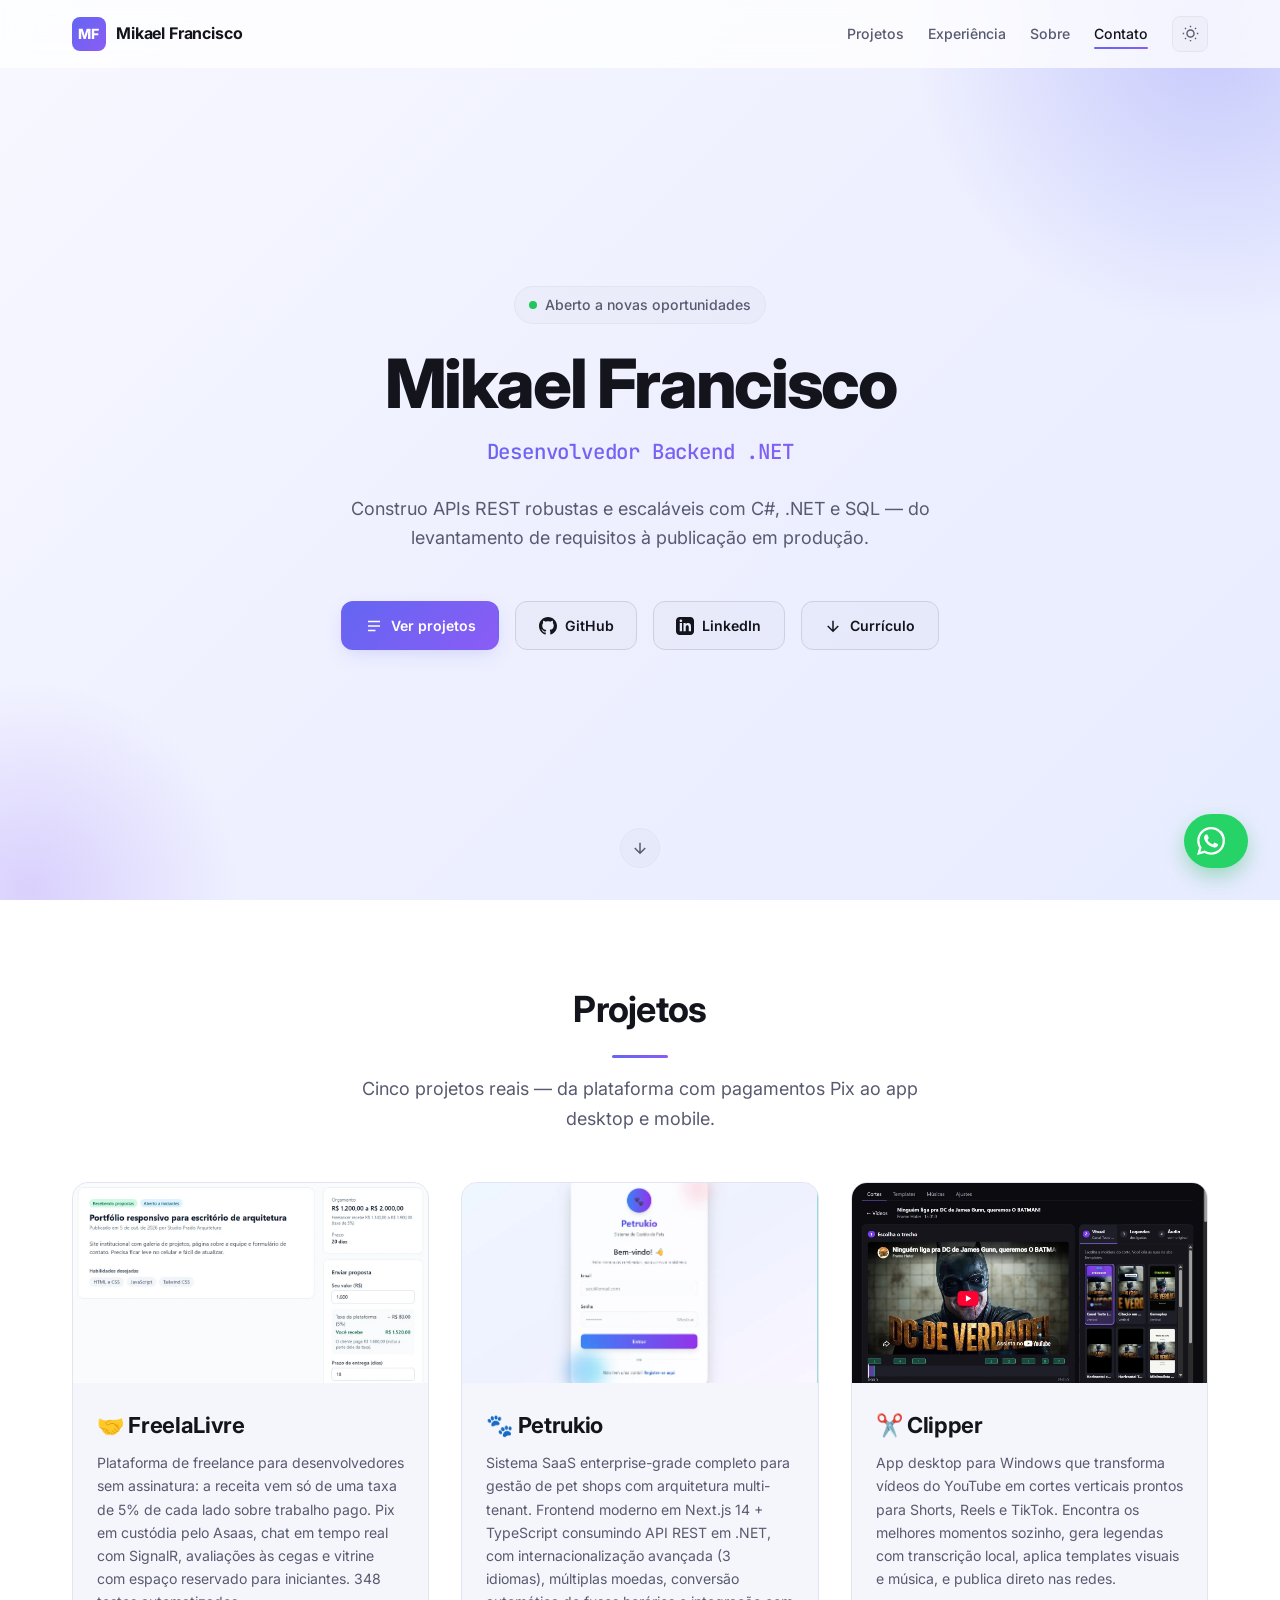
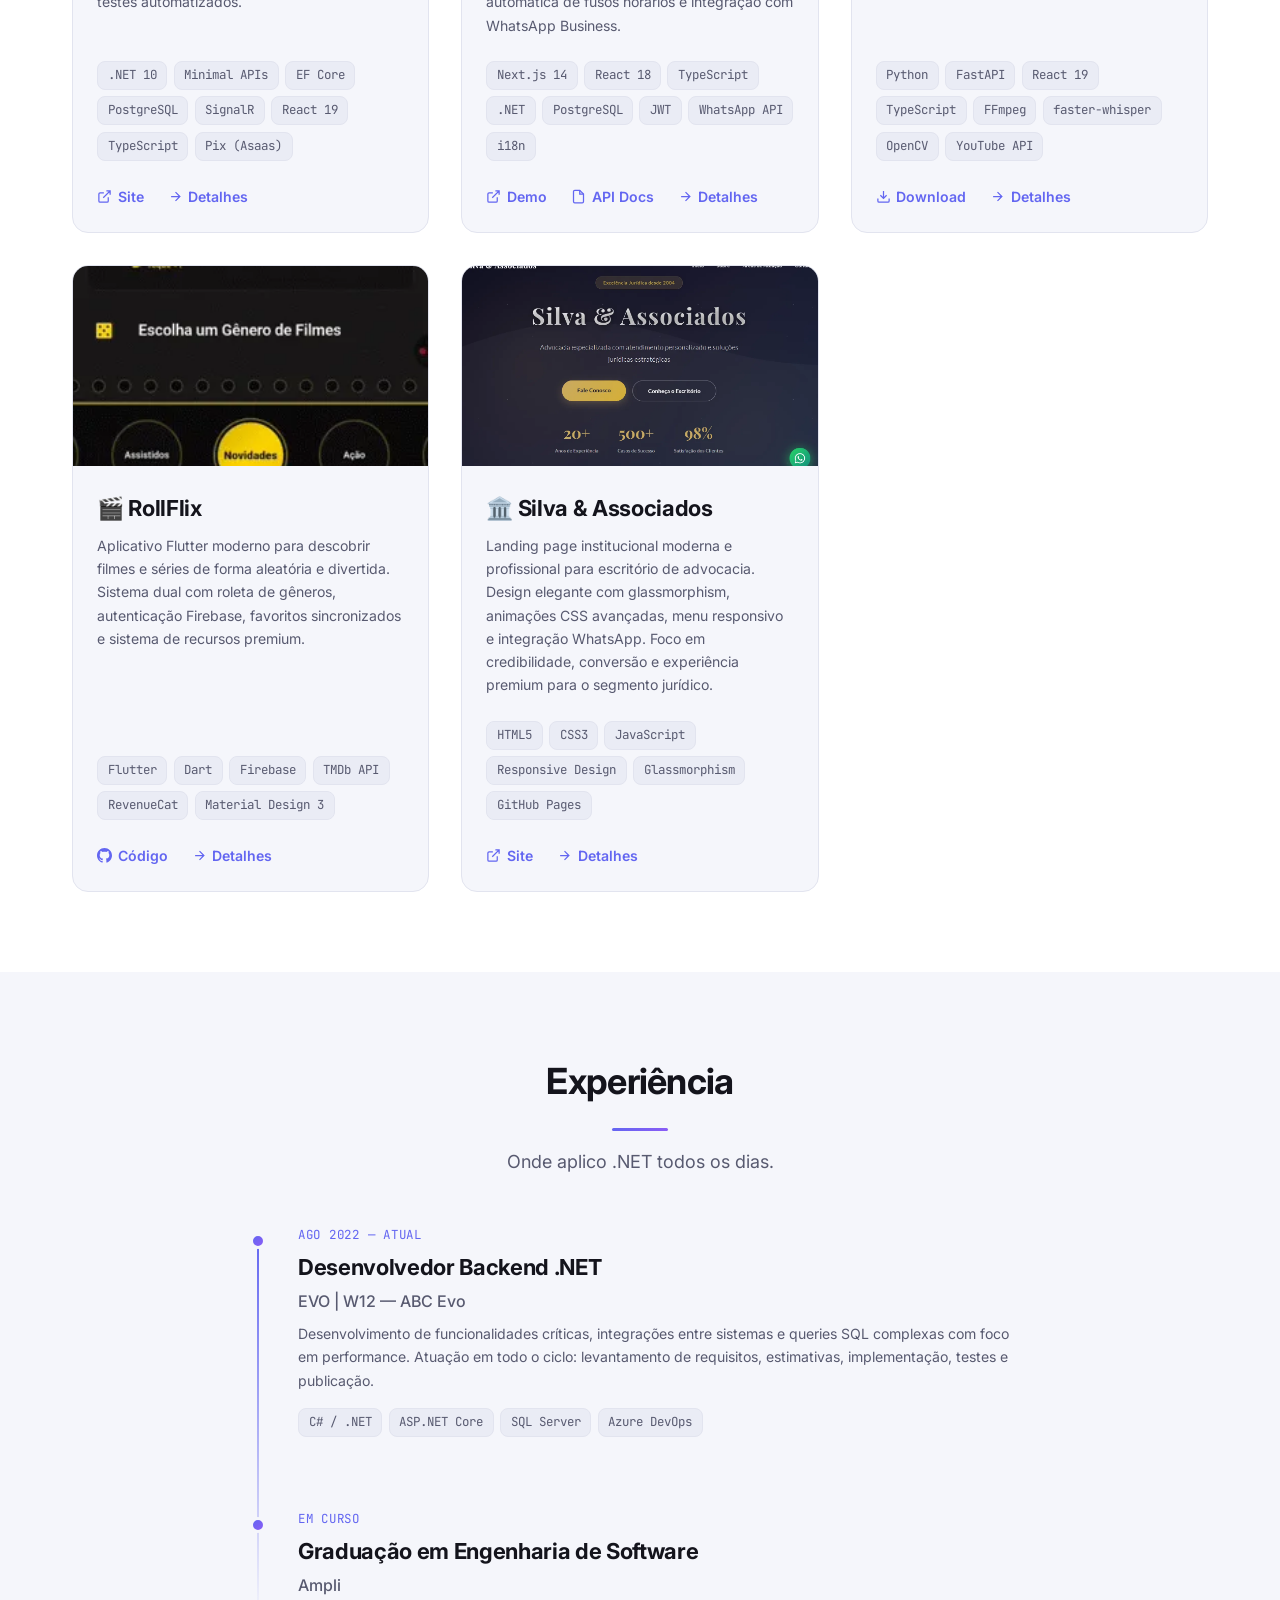
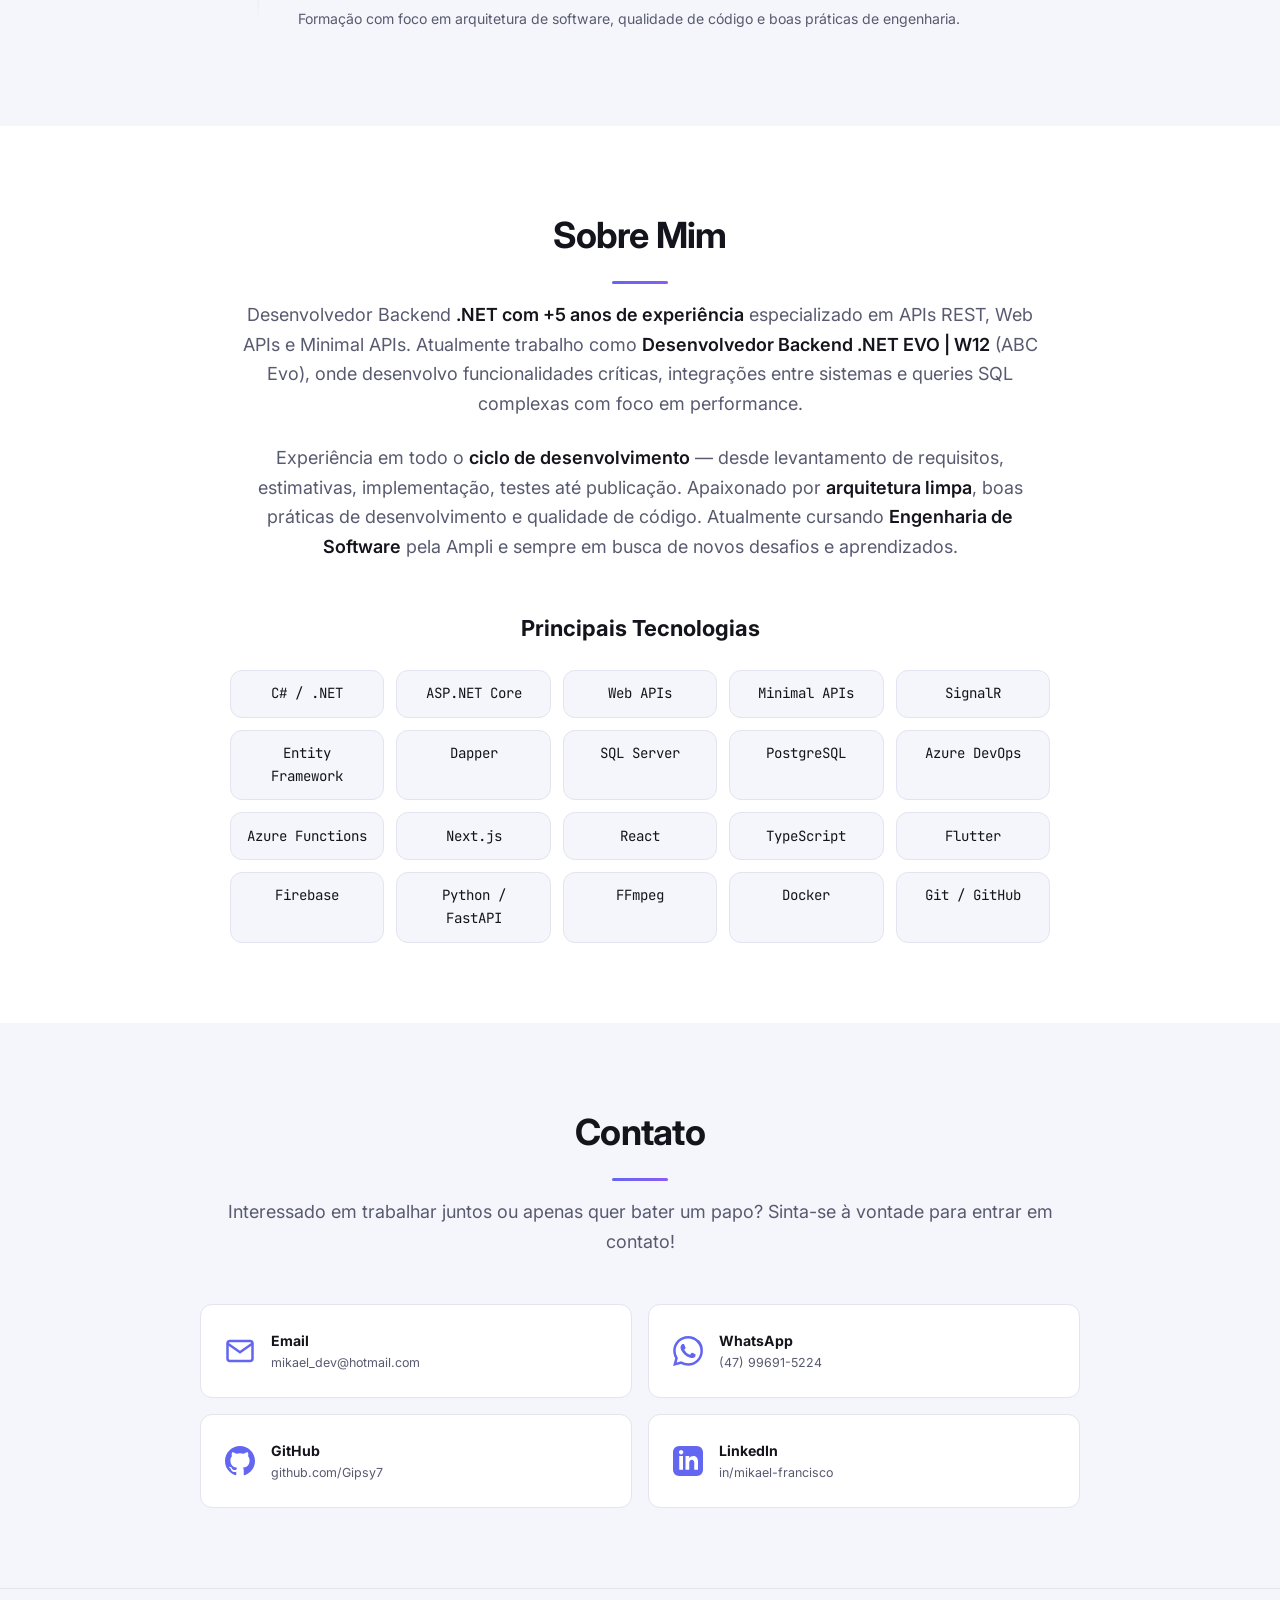
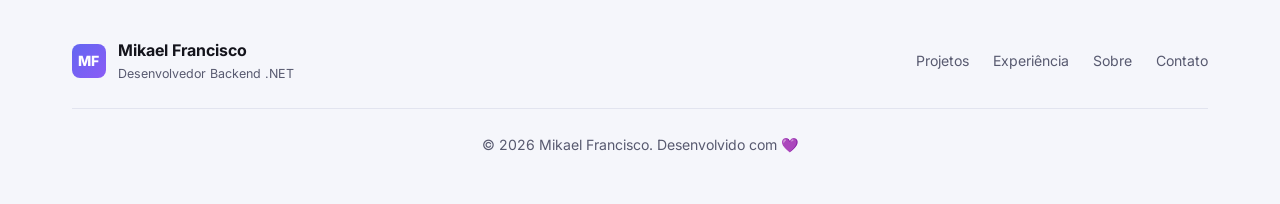
<file: index.html>
<!DOCTYPE html>
<html lang="pt-BR">
<head>
    <meta charset="UTF-8">
    <meta name="viewport" content="width=device-width, initial-scale=1.0">

    <title>Mikael Francisco | Desenvolvedor Backend .NET e C#</title>
    <meta name="description" content="Desenvolvedor Backend .NET com +5 anos em C#, ASP.NET Core, APIs REST, SQL Server e Azure. Veja projetos reais em produção.">
    <meta name="author" content="Mikael Francisco">
    <meta name="robots" content="index, follow, max-image-preview:large">
    <meta name="theme-color" content="#0a0a0a">

    <link rel="canonical" href="https://mikaelfrancisco.vercel.app/">
    <link rel="alternate" hreflang="pt-BR" href="https://mikaelfrancisco.vercel.app/">
    <link rel="alternate" hreflang="x-default" href="https://mikaelfrancisco.vercel.app/">

    <!-- Open Graph -->
    <meta property="og:type" content="website">
    <meta property="og:site_name" content="Mikael Francisco">
    <meta property="og:locale" content="pt_BR">
    <meta property="og:title" content="Mikael Francisco | Desenvolvedor Backend .NET e C#">
    <meta property="og:description" content="Desenvolvedor Backend .NET com +5 anos em C#, ASP.NET Core, APIs REST, SQL Server e Azure. Veja projetos reais em produção.">
    <meta property="og:url" content="https://mikaelfrancisco.vercel.app/">
    <meta property="og:image" content="https://mikaelfrancisco.vercel.app/og-image.png">
    <meta property="og:image:width" content="1200">
    <meta property="og:image:height" content="630">
    <meta property="og:image:alt" content="Mikael Francisco — Desenvolvedor Backend .NET">

    <!-- Twitter -->
    <meta name="twitter:card" content="summary_large_image">
    <meta name="twitter:title" content="Mikael Francisco | Desenvolvedor Backend .NET e C#">
    <meta name="twitter:description" content="Desenvolvedor Backend .NET com +5 anos em C#, ASP.NET Core, APIs REST, SQL Server e Azure. Veja projetos reais em produção.">
    <meta name="twitter:image" content="https://mikaelfrancisco.vercel.app/og-image.png">

    <!-- Favicon -->
    <link rel="icon" type="image/svg+xml" href="favicon.svg">
    <link rel="icon" type="image/png" sizes="32x32" href="favicon-32.png">
    <link rel="apple-touch-icon" href="apple-touch-icon.png">
    <link rel="manifest" href="site.webmanifest">

    <!-- Fontes -->
    <link rel="preconnect" href="https://fonts.googleapis.com">
    <link rel="preconnect" href="https://fonts.gstatic.com" crossorigin>
    <link rel="stylesheet" href="https://fonts.googleapis.com/css2?family=Inter:wght@400;500;600;700;800&family=JetBrains+Mono:wght@400;500&display=swap">

    <link rel="stylesheet" href="style.css">

    <!-- Evita flash de tema errado antes do CSS aplicar -->
    <script>
        (function () {
            try {
                var saved = localStorage.getItem('theme');
                var theme = saved || (window.matchMedia('(prefers-color-scheme: light)').matches ? 'light' : 'dark');
                document.documentElement.setAttribute('data-theme', theme);
            } catch (e) {
                document.documentElement.setAttribute('data-theme', 'dark');
            }
        })();
    </script>

    <script type="application/ld+json">
    {
        "@context": "https://schema.org",
        "@graph": [
            {
                "@type": "Person",
                "@id": "https://mikaelfrancisco.vercel.app/#person",
                "name": "Mikael Francisco",
                "jobTitle": "Desenvolvedor Backend .NET",
                "description": "Desenvolvedor Backend .NET com mais de 5 anos de experiência em APIs REST, Web APIs e Minimal APIs.",
                "url": "https://mikaelfrancisco.vercel.app/",
                "image": "https://mikaelfrancisco.vercel.app/og-image.png",
                "email": "mailto:mikael_dev@hotmail.com",
                "telephone": "+55-47-99691-5224",
                "nationality": "BR",
                "sameAs": [
                    "https://github.com/Gipsy7",
                    "https://www.linkedin.com/in/mikael-francisco-a4300b180"
                ],
                "worksFor": {
                    "@type": "Organization",
                    "name": "ABC Evo | W12"
                },
                "alumniOf": {
                    "@type": "EducationalOrganization",
                    "name": "Ampli"
                },
                "knowsAbout": [
                    "C#", ".NET", "ASP.NET Core", "Web APIs", "Minimal APIs",
                    "Entity Framework", "Dapper", "SQL Server", "PostgreSQL",
                    "Azure DevOps", "Azure Functions", "Next.js", "React",
                    "TypeScript", "Flutter", "Firebase", "Git",
                    "Python", "FastAPI", "FFmpeg", "Docker", "SignalR"
                ]
            },
            {
                "@type": "WebSite",
                "@id": "https://mikaelfrancisco.vercel.app/#website",
                "url": "https://mikaelfrancisco.vercel.app/",
                "name": "Mikael Francisco — Portfólio",
                "inLanguage": "pt-BR",
                "publisher": { "@id": "https://mikaelfrancisco.vercel.app/#person" }
            }
        ]
    }
    </script>
</head>
<body>
    <a href="#main" class="skip-link">Pular para o conteúdo</a>

    <!-- Navbar -->
    <nav class="navbar" id="navbar">
        <div class="container navbar-inner">
            <a href="#top" class="navbar-brand">
                <span class="navbar-mark">MF</span>
                <span class="navbar-name">Mikael Francisco</span>
            </a>
            <button class="navbar-toggle" aria-label="Abrir menu" aria-expanded="false" aria-controls="navbar-menu">
                <span></span><span></span><span></span>
            </button>
            <ul class="navbar-menu" id="navbar-menu">
                <li><a href="#projects">Projetos</a></li>
                <li><a href="#experience">Experiência</a></li>
                <li><a href="#about">Sobre</a></li>
                <li><a href="#contact">Contato</a></li>
                <li>
                    <button class="theme-toggle" aria-label="Alternar tema claro e escuro" title="Alternar tema">
                        <svg class="theme-icon-dark" viewBox="0 0 24 24" fill="none" stroke="currentColor" stroke-width="2" aria-hidden="true">
                            <path d="M21 12.79A9 9 0 1 1 11.21 3 7 7 0 0 0 21 12.79z"/>
                        </svg>
                        <svg class="theme-icon-light" viewBox="0 0 24 24" fill="none" stroke="currentColor" stroke-width="2" aria-hidden="true">
                            <circle cx="12" cy="12" r="5"/>
                            <path d="M12 1v2M12 21v2M4.22 4.22l1.42 1.42M18.36 18.36l1.42 1.42M1 12h2M21 12h2M4.22 19.78l1.42-1.42M18.36 5.64l1.42-1.42"/>
                        </svg>
                    </button>
                </li>
            </ul>
        </div>
    </nav>

    <main id="main">
    <!-- Header / Hero Section -->
    <header class="hero" id="top">
        <div class="container">
            <div class="hero-content">
                <p class="hero-availability">
                    <span class="hero-availability-dot" aria-hidden="true"></span>
                    Aberto a novas oportunidades
                </p>
                <h1 class="hero-title">Mikael Francisco</h1>
                <p class="hero-subtitle">Desenvolvedor Backend .NET</p>
                <p class="hero-description">
                    Construo APIs REST robustas e escaláveis com C#, .NET e SQL — do levantamento
                    de requisitos à publicação em produção.
                </p>
                <div class="hero-links">
                    <a href="#projects" class="btn btn-primary">
                        <svg class="icon" viewBox="0 0 24 24" fill="none" stroke="currentColor" stroke-width="2" aria-hidden="true">
                            <path d="M4 6h16M4 12h16M4 18h10"/>
                        </svg>
                        Ver projetos
                    </a>
                    <a href="https://github.com/Gipsy7" target="_blank" rel="noopener" class="btn btn-outline">
                        <svg class="icon" viewBox="0 0 24 24" fill="currentColor" aria-hidden="true">
                            <path d="M12 0c-6.626 0-12 5.373-12 12 0 5.302 3.438 9.8 8.207 11.387.599.111.793-.261.793-.577v-2.234c-3.338.726-4.033-1.416-4.033-1.416-.546-1.387-1.333-1.756-1.333-1.756-1.089-.745.083-.729.083-.729 1.205.084 1.839 1.237 1.839 1.237 1.07 1.834 2.807 1.304 3.492.997.107-.775.418-1.305.762-1.604-2.665-.305-5.467-1.334-5.467-5.931 0-1.311.469-2.381 1.236-3.221-.124-.303-.535-1.524.117-3.176 0 0 1.008-.322 3.301 1.23.957-.266 1.983-.399 3.003-.404 1.02.005 2.047.138 3.006.404 2.291-1.552 3.297-1.23 3.297-1.23.653 1.653.242 2.874.118 3.176.77.84 1.235 1.911 1.235 3.221 0 4.609-2.807 5.624-5.479 5.921.43.372.823 1.102.823 2.222v3.293c0 .319.192.694.801.576 4.765-1.589 8.199-6.086 8.199-11.386 0-6.627-5.373-12-12-12z"/>
                        </svg>
                        GitHub
                    </a>
                    <a href="https://www.linkedin.com/in/mikael-francisco-a4300b180" target="_blank" rel="noopener" class="btn btn-outline">
                        <svg class="icon" viewBox="0 0 24 24" fill="currentColor" aria-hidden="true">
                            <path d="M19 0h-14c-2.761 0-5 2.239-5 5v14c0 2.761 2.239 5 5 5h14c2.762 0 5-2.239 5-5v-14c0-2.761-2.238-5-5-5zm-11 19h-3v-11h3v11zm-1.5-12.268c-.966 0-1.75-.79-1.75-1.764s.784-1.764 1.75-1.764 1.75.79 1.75 1.764-.783 1.764-1.75 1.764zm13.5 12.268h-3v-5.604c0-3.368-4-3.113-4 0v5.604h-3v-11h3v1.765c1.396-2.586 7-2.777 7 2.476v6.759z"/>
                        </svg>
                        LinkedIn
                    </a>
                    <a href="assets/curriculo-mikael-francisco-2026.pdf" target="_blank" rel="noopener" class="btn btn-outline">
                        <svg class="icon" viewBox="0 0 24 24" fill="none" stroke="currentColor" stroke-width="2" aria-hidden="true">
                            <path d="M12 5v14M5 12l7 7 7-7"/>
                        </svg>
                        Currículo
                    </a>
                </div>
            </div>
        </div>
        <a href="#projects" class="scroll-cue" aria-label="Rolar para os projetos">
            <svg viewBox="0 0 24 24" fill="none" stroke="currentColor" stroke-width="2" aria-hidden="true">
                <path d="M12 5v14M5 12l7 7 7-7"/>
            </svg>
        </a>
    </header>

    <!-- Projects Section -->
    <section id="projects" class="section">
        <div class="container">
            <h2 class="section-title">Projetos</h2>
            <p class="section-subtitle">
                Cinco projetos reais — da plataforma com pagamentos Pix ao app desktop e mobile.
            </p>
            <div class="projects-grid">
                <!-- Project Card - FreelaLivre -->
                <article class="project-card" data-href="freelalivre.html">
                    <div class="project-image">
                        <img src="assets/images/FreelaLivre/freelalivre-card.webp"
                             alt="Projeto aberto no FreelaLivre com o formulário de proposta mostrando a taxa e quanto o freelancer recebe"
                             width="1020" height="574" loading="lazy" decoding="async">
                    </div>
                    <div class="project-content">
                        <h3 class="project-title">
                            <a href="freelalivre.html" class="project-title-link">🤝 FreelaLivre</a>
                        </h3>
                        <p class="project-description">
                            Plataforma de freelance para desenvolvedores sem assinatura: a receita vem só de uma taxa de 5%
                            de cada lado sobre trabalho pago. Pix em custódia pelo Asaas, chat em tempo real com SignalR,
                            avaliações às cegas e vitrine com espaço reservado para iniciantes. 348 testes automatizados.
                        </p>
                        <div class="project-tech">
                            <span class="tech-tag">.NET 10</span>
                            <span class="tech-tag">Minimal APIs</span>
                            <span class="tech-tag">EF Core</span>
                            <span class="tech-tag">PostgreSQL</span>
                            <span class="tech-tag">SignalR</span>
                            <span class="tech-tag">React 19</span>
                            <span class="tech-tag">TypeScript</span>
                            <span class="tech-tag">Pix (Asaas)</span>
                        </div>
                        <div class="project-links">
                            <a href="https://freelalivre.onrender.com/" target="_blank" rel="noopener" class="project-link">
                                <svg class="icon-small" viewBox="0 0 24 24" fill="none" stroke="currentColor" stroke-width="2" aria-hidden="true">
                                    <path d="M18 13v6a2 2 0 0 1-2 2H5a2 2 0 0 1-2-2V8a2 2 0 0 1 2-2h6M15 3h6v6M10 14L21 3"/>
                                </svg>
                                Site
                            </a>
                            <a href="freelalivre.html" class="project-link">
                                <svg class="icon-small" viewBox="0 0 24 24" fill="none" stroke="currentColor" stroke-width="2" aria-hidden="true">
                                    <path d="M5 12h14M12 5l7 7-7 7"/>
                                </svg>
                                Detalhes
                            </a>
                        </div>
                    </div>
                </article>

                <!-- Project Card 1 - Petrukio -->
                <article class="project-card" data-href="petrukio.html">
                    <div class="project-image">
                        <img src="assets/images/Petrukio/petrukiologin.webp"
                             alt="Tela de login do Petrukio, sistema SaaS para pet shops"
                             width="1459" height="908" loading="lazy" decoding="async">
                    </div>
                    <div class="project-content">
                        <h3 class="project-title">
                            <a href="petrukio.html" class="project-title-link">🐾 Petrukio</a>
                        </h3>
                        <p class="project-description">
                            Sistema SaaS enterprise-grade completo para gestão de pet shops com arquitetura multi-tenant.
                            Frontend moderno em Next.js 14 + TypeScript consumindo API REST em .NET, com internacionalização
                            avançada (3 idiomas), múltiplas moedas, conversão automática de fusos horários e integração com WhatsApp Business.
                        </p>
                        <div class="project-tech">
                            <span class="tech-tag">Next.js 14</span>
                            <span class="tech-tag">React 18</span>
                            <span class="tech-tag">TypeScript</span>
                            <span class="tech-tag">.NET</span>
                            <span class="tech-tag">PostgreSQL</span>
                            <span class="tech-tag">JWT</span>
                            <span class="tech-tag">WhatsApp API</span>
                            <span class="tech-tag">i18n</span>
                        </div>
                        <div class="project-links">
                            <a href="https://petrukio-app.vercel.app" target="_blank" rel="noopener" class="project-link">
                                <svg class="icon-small" viewBox="0 0 24 24" fill="none" stroke="currentColor" stroke-width="2" aria-hidden="true">
                                    <path d="M18 13v6a2 2 0 0 1-2 2H5a2 2 0 0 1-2-2V8a2 2 0 0 1 2-2h6M15 3h6v6M10 14L21 3"/>
                                </svg>
                                Demo
                            </a>
                            <a href="https://petrukioapp-api.onrender.com/scalar/v1" target="_blank" rel="noopener" class="project-link">
                                <svg class="icon-small" viewBox="0 0 24 24" fill="none" stroke="currentColor" stroke-width="2" aria-hidden="true">
                                    <path d="M14 2H6a2 2 0 0 0-2 2v16a2 2 0 0 0 2 2h12a2 2 0 0 0 2-2V8z"/>
                                    <polyline points="14 2 14 8 20 8"/>
                                </svg>
                                API Docs
                            </a>
                            <a href="petrukio.html" class="project-link">
                                <svg class="icon-small" viewBox="0 0 24 24" fill="none" stroke="currentColor" stroke-width="2" aria-hidden="true">
                                    <path d="M5 12h14M12 5l7 7-7 7"/>
                                </svg>
                                Detalhes
                            </a>
                        </div>
                    </div>
                </article>

                <!-- Project Card - Clipper -->
                <article class="project-card" data-href="youtube-clipper.html">
                    <div class="project-image">
                        <img src="assets/images/YoutubeClipper/clipper-editor.webp"
                             alt="Editor de cortes do Clipper: escolha do trecho do vídeo e prévia do layout vertical"
                             width="1405" height="1010" loading="lazy" decoding="async">
                    </div>
                    <div class="project-content">
                        <h3 class="project-title">
                            <a href="youtube-clipper.html" class="project-title-link">✂️ Clipper</a>
                        </h3>
                        <p class="project-description">
                            App desktop para Windows que transforma vídeos do YouTube em cortes verticais prontos para Shorts,
                            Reels e TikTok. Encontra os melhores momentos sozinho, gera legendas com transcrição local,
                            aplica templates visuais e música, e publica direto nas redes.
                        </p>
                        <div class="project-tech">
                            <span class="tech-tag">Python</span>
                            <span class="tech-tag">FastAPI</span>
                            <span class="tech-tag">React 19</span>
                            <span class="tech-tag">TypeScript</span>
                            <span class="tech-tag">FFmpeg</span>
                            <span class="tech-tag">faster-whisper</span>
                            <span class="tech-tag">OpenCV</span>
                            <span class="tech-tag">YouTube API</span>
                        </div>
                        <div class="project-links">
                            <a href="https://github.com/Gipsy7/clipper-releases/releases/latest" target="_blank" rel="noopener" class="project-link">
                                <svg class="icon-small" viewBox="0 0 24 24" fill="none" stroke="currentColor" stroke-width="2" aria-hidden="true">
                                    <path d="M21 15v4a2 2 0 0 1-2 2H5a2 2 0 0 1-2-2v-4M7 10l5 5 5-5M12 15V3"/>
                                </svg>
                                Download
                            </a>
                            <a href="youtube-clipper.html" class="project-link">
                                <svg class="icon-small" viewBox="0 0 24 24" fill="none" stroke="currentColor" stroke-width="2" aria-hidden="true">
                                    <path d="M5 12h14M12 5l7 7-7 7"/>
                                </svg>
                                Detalhes
                            </a>
                        </div>
                    </div>
                </article>

                <!-- Project Card 2 - RollFlix -->
                <article class="project-card" data-href="rollflix.html">
                    <div class="project-image">
                        <video poster="assets/images/Rollflix/poster/aj6xe1.webp"
                               width="260" height="578"
                               muted loop playsinline preload="none"
                               aria-label="Demonstração do app RollFlix">
                            <source src="assets/video/aj6xe1.mp4" type="video/mp4">
                        </video>
                    </div>
                    <div class="project-content">
                        <h3 class="project-title">
                            <a href="rollflix.html" class="project-title-link">🎬 RollFlix</a>
                        </h3>
                        <p class="project-description">
                            Aplicativo Flutter moderno para descobrir filmes e séries de forma aleatória e divertida.
                            Sistema dual com roleta de gêneros, autenticação Firebase, favoritos sincronizados e sistema de recursos premium.
                        </p>
                        <div class="project-tech">
                            <span class="tech-tag">Flutter</span>
                            <span class="tech-tag">Dart</span>
                            <span class="tech-tag">Firebase</span>
                            <span class="tech-tag">TMDb API</span>
                            <span class="tech-tag">RevenueCat</span>
                            <span class="tech-tag">Material Design 3</span>
                        </div>
                        <div class="project-links">
                            <a href="https://github.com/Gipsy7/RollFlix" target="_blank" rel="noopener" class="project-link">
                                <svg class="icon-small" viewBox="0 0 24 24" fill="currentColor" aria-hidden="true">
                                    <path d="M12 0c-6.626 0-12 5.373-12 12 0 5.302 3.438 9.8 8.207 11.387.599.111.793-.261.793-.577v-2.234c-3.338.726-4.033-1.416-4.033-1.416-.546-1.387-1.333-1.756-1.333-1.756-1.089-.745.083-.729.083-.729 1.205.084 1.839 1.237 1.839 1.237 1.07 1.834 2.807 1.304 3.492.997.107-.775.418-1.305.762-1.604-2.665-.305-5.467-1.334-5.467-5.931 0-1.311.469-2.381 1.236-3.221-.124-.303-.535-1.524.117-3.176 0 0 1.008-.322 3.301 1.23.957-.266 1.983-.399 3.003-.404 1.02.005 2.047.138 3.006.404 2.291-1.552 3.297-1.23 3.297-1.23.653 1.653.242 2.874.118 3.176.77.84 1.235 1.911 1.235 3.221 0 4.609-2.807 5.624-5.479 5.921.43.372.823 1.102.823 2.222v3.293c0 .319.192.694.801.576 4.765-1.589 8.199-6.086 8.199-11.386 0-6.627-5.373-12-12-12z"/>
                                </svg>
                                Código
                            </a>
                            <a href="rollflix.html" class="project-link">
                                <svg class="icon-small" viewBox="0 0 24 24" fill="none" stroke="currentColor" stroke-width="2" aria-hidden="true">
                                    <path d="M5 12h14M12 5l7 7-7 7"/>
                                </svg>
                                Detalhes
                            </a>
                        </div>
                    </div>
                </article>

                <!-- Project Card 3 - Silva & Associados -->
                <article class="project-card" data-href="silva.html">
                    <div class="project-image">
                        <img src="assets/images/Silva/landingpageSilva.webp"
                             alt="Landing page do escritório de advocacia Silva &amp; Associados"
                             width="1400" height="867" loading="lazy" decoding="async">
                    </div>
                    <div class="project-content">
                        <h3 class="project-title">
                            <a href="silva.html" class="project-title-link">🏛️ Silva &amp; Associados</a>
                        </h3>
                        <p class="project-description">
                            Landing page institucional moderna e profissional para escritório de advocacia.
                            Design elegante com glassmorphism, animações CSS avançadas, menu responsivo e integração WhatsApp.
                            Foco em credibilidade, conversão e experiência premium para o segmento jurídico.
                        </p>
                        <div class="project-tech">
                            <span class="tech-tag">HTML5</span>
                            <span class="tech-tag">CSS3</span>
                            <span class="tech-tag">JavaScript</span>
                            <span class="tech-tag">Responsive Design</span>
                            <span class="tech-tag">Glassmorphism</span>
                            <span class="tech-tag">GitHub Pages</span>
                        </div>
                        <div class="project-links">
                            <a href="https://gipsy7.github.io/SilvaAssociadosLandingPage/" target="_blank" rel="noopener" class="project-link">
                                <svg class="icon-small" viewBox="0 0 24 24" fill="none" stroke="currentColor" stroke-width="2" aria-hidden="true">
                                    <path d="M18 13v6a2 2 0 0 1-2 2H5a2 2 0 0 1-2-2V8a2 2 0 0 1 2-2h6M15 3h6v6M10 14L21 3"/>
                                </svg>
                                Site
                            </a>
                            <a href="silva.html" class="project-link">
                                <svg class="icon-small" viewBox="0 0 24 24" fill="none" stroke="currentColor" stroke-width="2" aria-hidden="true">
                                    <path d="M5 12h14M12 5l7 7-7 7"/>
                                </svg>
                                Detalhes
                            </a>
                        </div>
                    </div>
                </article>
            </div>
        </div>
    </section>

    <!-- Experience Section -->
    <section id="experience" class="section section-alt">
        <div class="container">
            <h2 class="section-title">Experiência</h2>
            <p class="section-subtitle">Onde aplico .NET todos os dias.</p>
            <ol class="timeline">
                                <li class="timeline-item">
                    <div class="timeline-marker" aria-hidden="true"></div>
                    <div class="timeline-body">
                        <p class="timeline-period">Ago 2022 — Atual</p>
                        <h3 class="timeline-role">Desenvolvedor Backend .NET</h3>
                        <p class="timeline-org">EVO | W12 — ABC Evo</p>
                        <p class="timeline-text">
                            Desenvolvimento de funcionalidades críticas, integrações entre sistemas e queries SQL
                            complexas com foco em performance. Atuação em todo o ciclo: levantamento de requisitos,
                            estimativas, implementação, testes e publicação.
                        </p>
                        <div class="project-tech">
                            <span class="tech-tag">C# / .NET</span>
                            <span class="tech-tag">ASP.NET Core</span>
                            <span class="tech-tag">SQL Server</span>
                            <span class="tech-tag">Azure DevOps</span>
                        </div>
                    </div>
                </li>
                <li class="timeline-item">
                    <div class="timeline-marker" aria-hidden="true"></div>
                    <div class="timeline-body">
                        <p class="timeline-period">Em curso</p>
                        <h3 class="timeline-role">Graduação em Engenharia de Software</h3>
                        <p class="timeline-org">Ampli</p>
                        <p class="timeline-text">
                            Formação com foco em arquitetura de software, qualidade de código e boas práticas
                            de engenharia.
                        </p>
                    </div>
                </li>
            </ol>
        </div>
    </section>

    <!-- About Section -->
    <section id="about" class="section">
        <div class="container">
            <h2 class="section-title">Sobre Mim</h2>
            <div class="about-content">
                <p class="about-text">
                    Desenvolvedor Backend <strong>.NET com +5 anos de experiência</strong> especializado em APIs REST,
                    Web APIs e Minimal APIs. Atualmente trabalho como <strong>Desenvolvedor Backend .NET EVO | W12</strong>
                    (ABC Evo), onde desenvolvo funcionalidades críticas, integrações entre sistemas e queries SQL
                    complexas com foco em performance.
                </p>
                <p class="about-text">
                    Experiência em todo o <strong>ciclo de desenvolvimento</strong> — desde levantamento de requisitos,
                    estimativas, implementação, testes até publicação. Apaixonado por <strong>arquitetura limpa</strong>,
                    boas práticas de desenvolvimento e qualidade de código. Atualmente cursando <strong>Engenharia de Software</strong>
                    pela Ampli e sempre em busca de novos desafios e aprendizados.
                </p>
                <div class="skills">
                    <h3 class="skills-title">Principais Tecnologias</h3>
                    <div class="skills-grid">
                        <div class="skill-item">C# / .NET</div>
                        <div class="skill-item">ASP.NET Core</div>
                        <div class="skill-item">Web APIs</div>
                        <div class="skill-item">Minimal APIs</div>
                        <div class="skill-item">SignalR</div>
                        <div class="skill-item">Entity Framework</div>
                        <div class="skill-item">Dapper</div>
                        <div class="skill-item">SQL Server</div>
                        <div class="skill-item">PostgreSQL</div>
                        <div class="skill-item">Azure DevOps</div>
                        <div class="skill-item">Azure Functions</div>
                        <div class="skill-item">Next.js</div>
                        <div class="skill-item">React</div>
                        <div class="skill-item">TypeScript</div>
                        <div class="skill-item">Flutter</div>
                        <div class="skill-item">Firebase</div>
                        <div class="skill-item">Python / FastAPI</div>
                        <div class="skill-item">FFmpeg</div>
                        <div class="skill-item">Docker</div>
                        <div class="skill-item">Git / GitHub</div>
                    </div>
                </div>
            </div>
        </div>
    </section>

    <!-- Contact Section -->
    <section id="contact" class="section section-alt">
        <div class="container">
            <h2 class="section-title">Contato</h2>
            <div class="contact-content">
                <p class="contact-intro">
                    Interessado em trabalhar juntos ou apenas quer bater um papo?
                    Sinta-se à vontade para entrar em contato!
                </p>
                <div class="contact-methods">
                    <a href="mailto:mikael_dev@hotmail.com" class="contact-item">
                        <svg class="contact-icon" viewBox="0 0 24 24" fill="none" stroke="currentColor" stroke-width="2" aria-hidden="true">
                            <path d="M4 4h16c1.1 0 2 .9 2 2v12c0 1.1-.9 2-2 2H4c-1.1 0-2-.9-2-2V6c0-1.1.9-2 2-2z"/>
                            <polyline points="22,6 12,13 2,6"/>
                        </svg>
                        <div>
                            <strong>Email</strong>
                            <p>mikael_dev@hotmail.com</p>
                        </div>
                    </a>
                    <a href="https://wa.me/5547996915224?text=Ol%C3%A1%20Mikael!%20Vi%20seu%20portf%C3%B3lio%20e%20gostaria%20de%20conversar." target="_blank" rel="noopener" class="contact-item">
                        <svg class="contact-icon" viewBox="0 0 24 24" fill="currentColor" aria-hidden="true">
                            <path d="M17.472 14.382c-.297-.149-1.758-.867-2.03-.967-.273-.099-.471-.148-.67.15-.197.297-.767.966-.94 1.164-.173.199-.347.223-.644.075-.297-.15-1.255-.463-2.39-1.475-.883-.788-1.48-1.761-1.653-2.059-.173-.297-.018-.458.13-.606.134-.133.298-.347.446-.52.149-.174.198-.298.298-.497.099-.198.05-.371-.025-.52-.075-.149-.669-1.612-.916-2.207-.242-.579-.487-.5-.669-.51-.173-.008-.371-.01-.57-.01-.198 0-.52.074-.792.372-.272.297-1.04 1.016-1.04 2.479 0 1.462 1.065 2.875 1.213 3.074.149.198 2.096 3.2 5.077 4.487.709.306 1.262.489 1.694.625.712.227 1.36.195 1.872.118.571-.085 1.758-.719 2.006-1.413.247-.694.247-1.289.173-1.413-.074-.124-.272-.198-.57-.347m-5.421 7.403h-.004a9.87 9.87 0 0 1-5.031-1.378l-.361-.214-3.741.982.998-3.648-.235-.374a9.86 9.86 0 0 1-1.51-5.26c.001-5.45 4.436-9.884 9.888-9.884 2.64 0 5.122 1.03 6.988 2.898a9.825 9.825 0 0 1 2.893 6.994c-.003 5.45-4.437 9.884-9.885 9.884m8.413-18.297A11.815 11.815 0 0 0 12.05 0C5.495 0 .16 5.335.157 11.892c0 2.096.547 4.142 1.588 5.945L.057 24l6.305-1.654a11.882 11.882 0 0 0 5.683 1.448h.005c6.554 0 11.89-5.335 11.893-11.893A11.821 11.821 0 0 0 20.885 3.488"/>
                        </svg>
                        <div>
                            <strong>WhatsApp</strong>
                            <p>(47) 99691-5224</p>
                        </div>
                    </a>
                    <a href="https://github.com/Gipsy7" target="_blank" rel="noopener" class="contact-item">
                        <svg class="contact-icon" viewBox="0 0 24 24" fill="currentColor" aria-hidden="true">
                            <path d="M12 0c-6.626 0-12 5.373-12 12 0 5.302 3.438 9.8 8.207 11.387.599.111.793-.261.793-.577v-2.234c-3.338.726-4.033-1.416-4.033-1.416-.546-1.387-1.333-1.756-1.333-1.756-1.089-.745.083-.729.083-.729 1.205.084 1.839 1.237 1.839 1.237 1.07 1.834 2.807 1.304 3.492.997.107-.775.418-1.305.762-1.604-2.665-.305-5.467-1.334-5.467-5.931 0-1.311.469-2.381 1.236-3.221-.124-.303-.535-1.524.117-3.176 0 0 1.008-.322 3.301 1.23.957-.266 1.983-.399 3.003-.404 1.02.005 2.047.138 3.006.404 2.291-1.552 3.297-1.23 3.297-1.23.653 1.653.242 2.874.118 3.176.77.84 1.235 1.911 1.235 3.221 0 4.609-2.807 5.624-5.479 5.921.43.372.823 1.102.823 2.222v3.293c0 .319.192.694.801.576 4.765-1.589 8.199-6.086 8.199-11.386 0-6.627-5.373-12-12-12z"/>
                        </svg>
                        <div>
                            <strong>GitHub</strong>
                            <p>github.com/Gipsy7</p>
                        </div>
                    </a>
                    <a href="https://www.linkedin.com/in/mikael-francisco-a4300b180" target="_blank" rel="noopener" class="contact-item">
                        <svg class="contact-icon" viewBox="0 0 24 24" fill="currentColor" aria-hidden="true">
                            <path d="M19 0h-14c-2.761 0-5 2.239-5 5v14c0 2.761 2.239 5 5 5h14c2.762 0 5-2.239 5-5v-14c0-2.761-2.238-5-5-5zm-11 19h-3v-11h3v11zm-1.5-12.268c-.966 0-1.75-.79-1.75-1.764s.784-1.764 1.75-1.764 1.75.79 1.75 1.764-.783 1.764-1.75 1.764zm13.5 12.268h-3v-5.604c0-3.368-4-3.113-4 0v5.604h-3v-11h3v1.765c1.396-2.586 7-2.777 7 2.476v6.759z"/>
                        </svg>
                        <div>
                            <strong>LinkedIn</strong>
                            <p>in/mikael-francisco</p>
                        </div>
                    </a>
                </div>
            </div>
        </div>
    </section>
    </main>

    <!-- Footer -->
    <footer class="footer">
        <div class="container footer-inner">
            <div class="footer-brand">
                <span class="navbar-mark">MF</span>
                <div>
                    <strong>Mikael Francisco</strong>
                    <p>Desenvolvedor Backend .NET</p>
                </div>
            </div>
            <nav class="footer-nav" aria-label="Rodapé">
                <a href="#projects">Projetos</a>
                <a href="#experience">Experiência</a>
                <a href="#about">Sobre</a>
                <a href="#contact">Contato</a>
            </nav>
            <p class="footer-copy">&copy; 2026 Mikael Francisco. Desenvolvido com 💜</p>
        </div>
    </footer>

    <script src="script.js"></script>
</body>
</html>
</file>
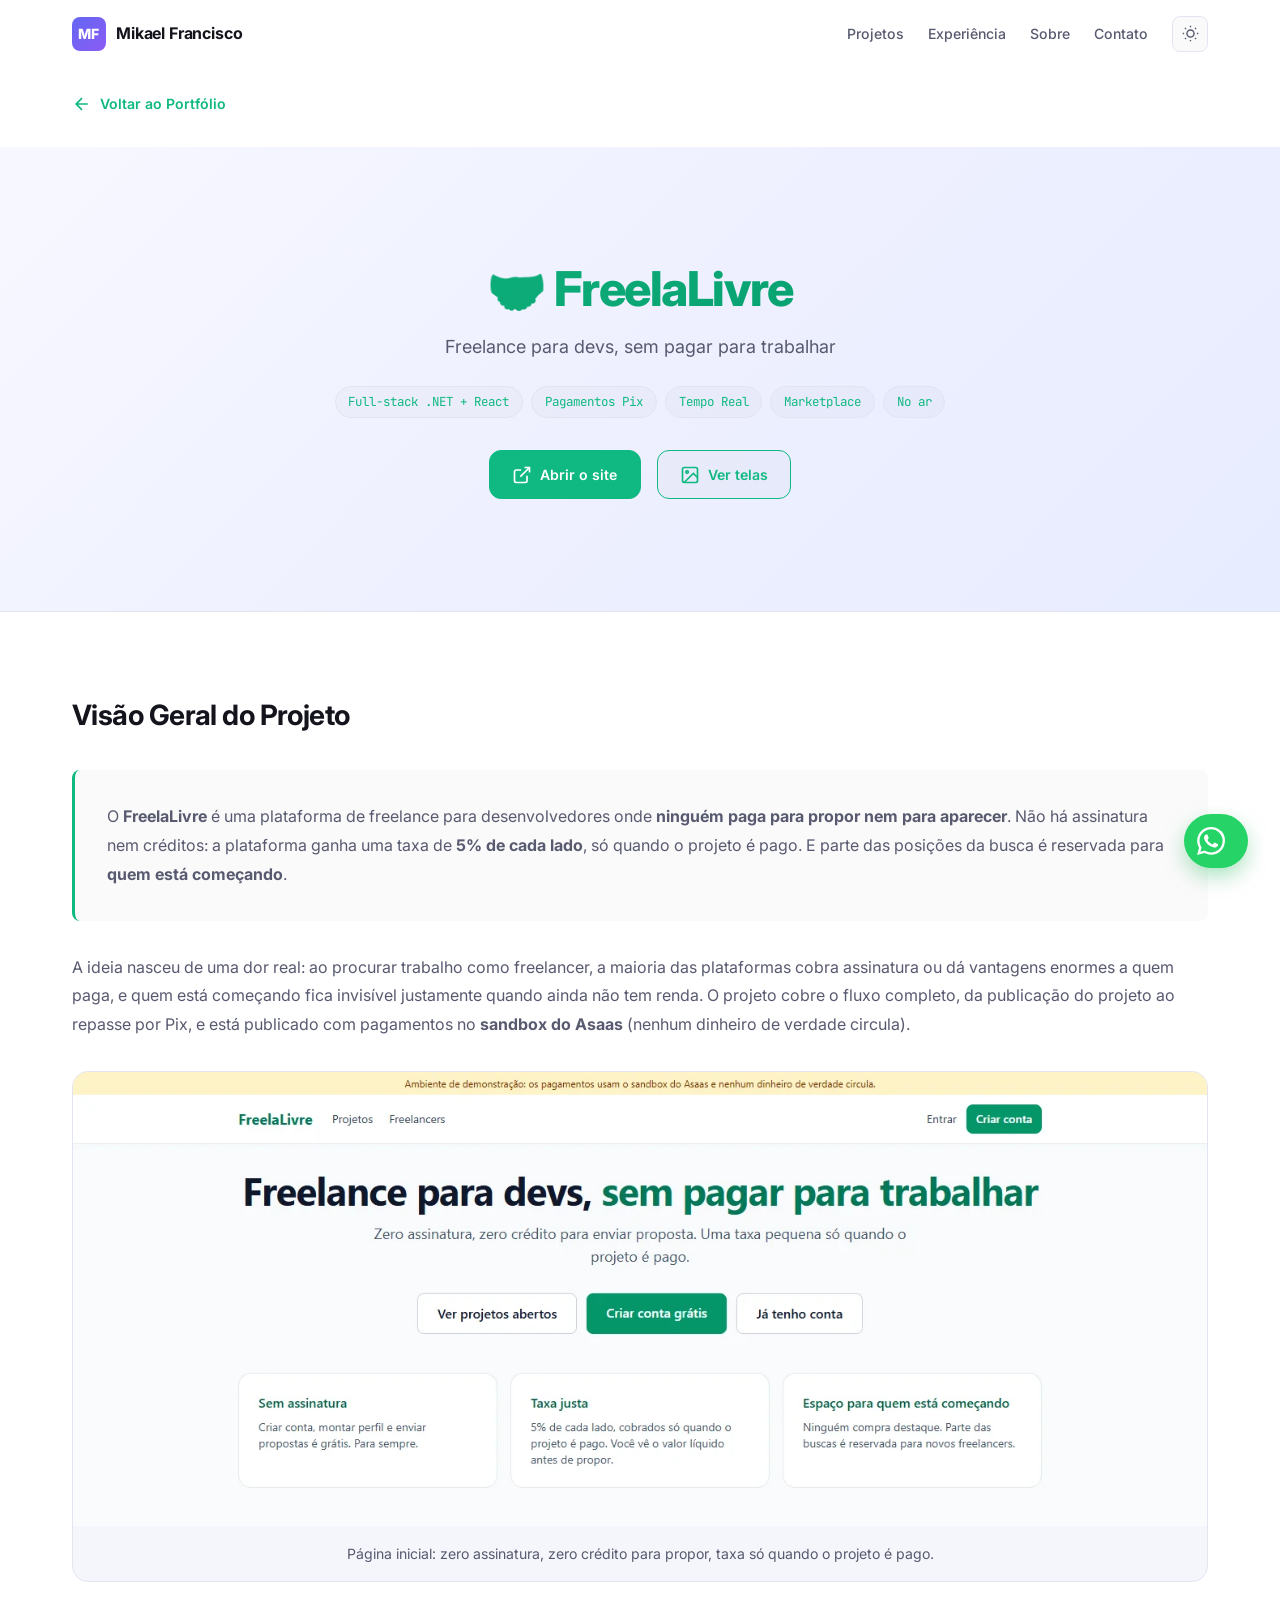
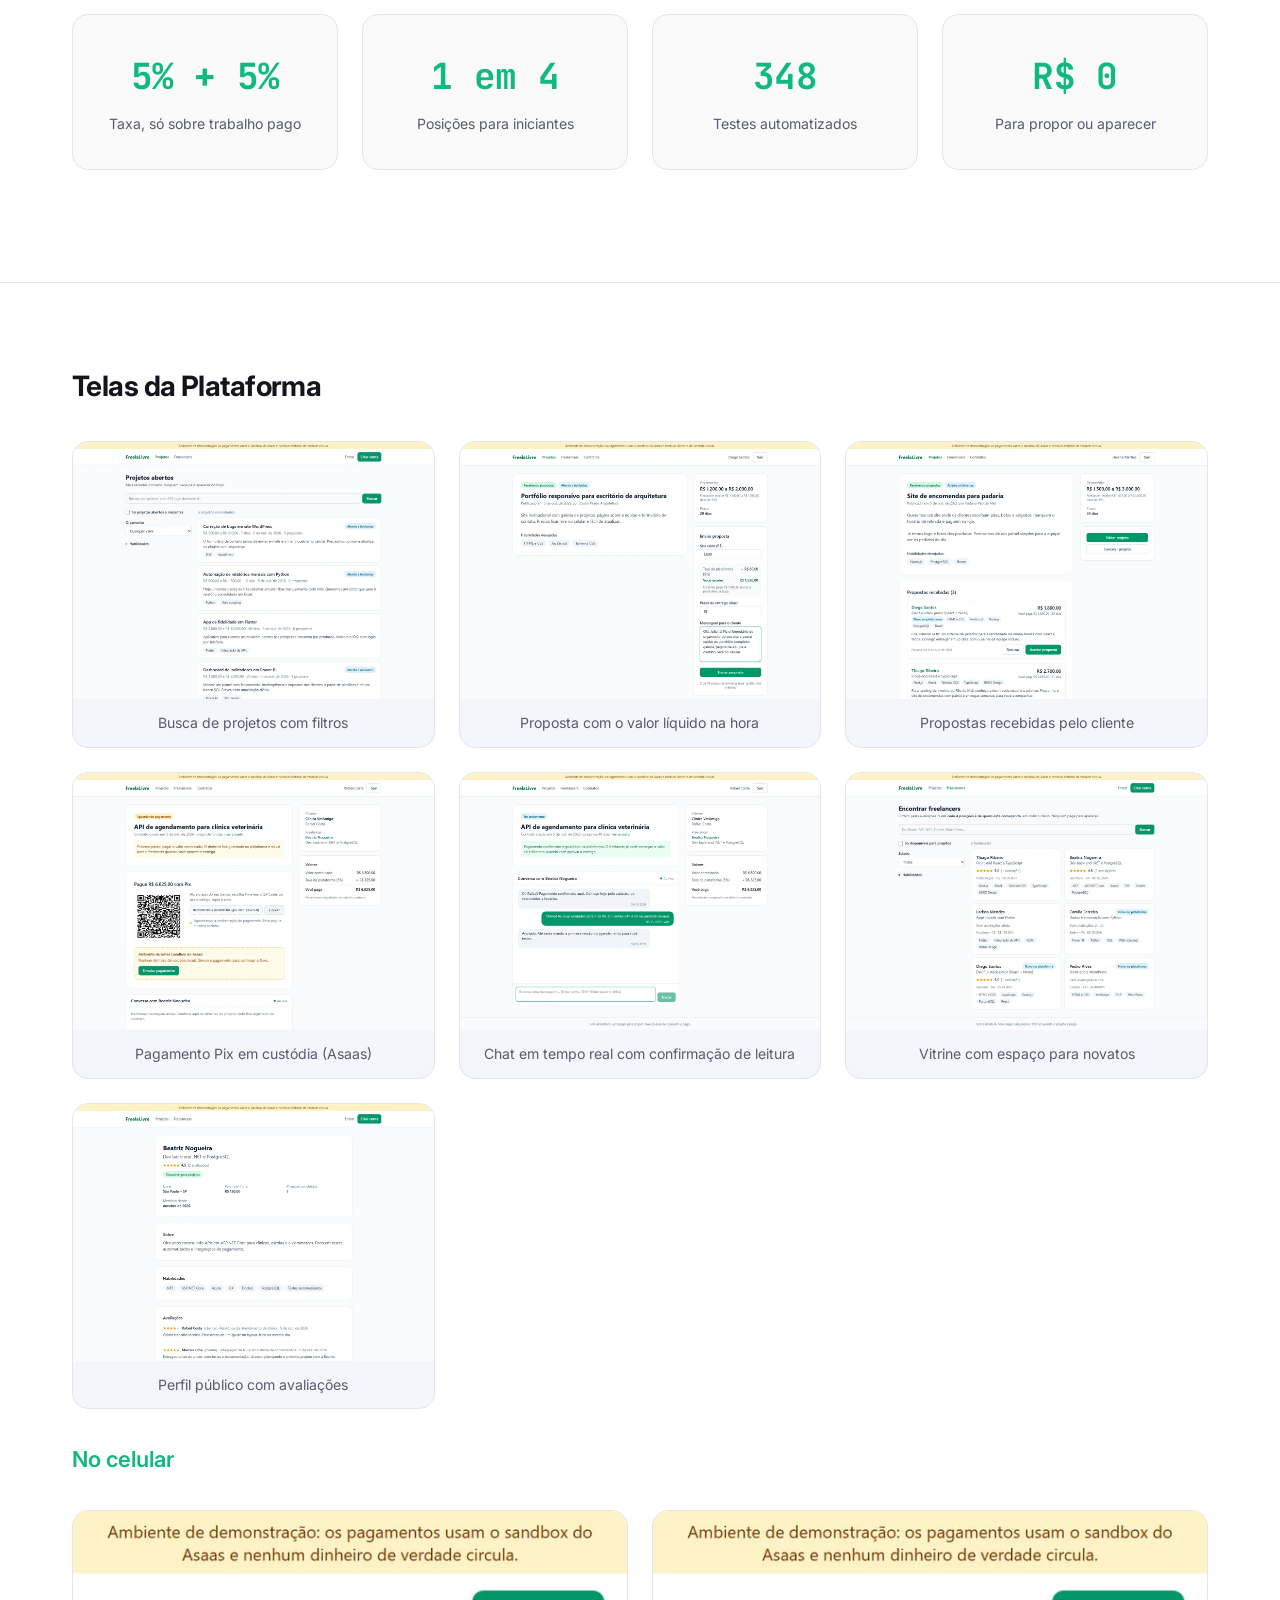
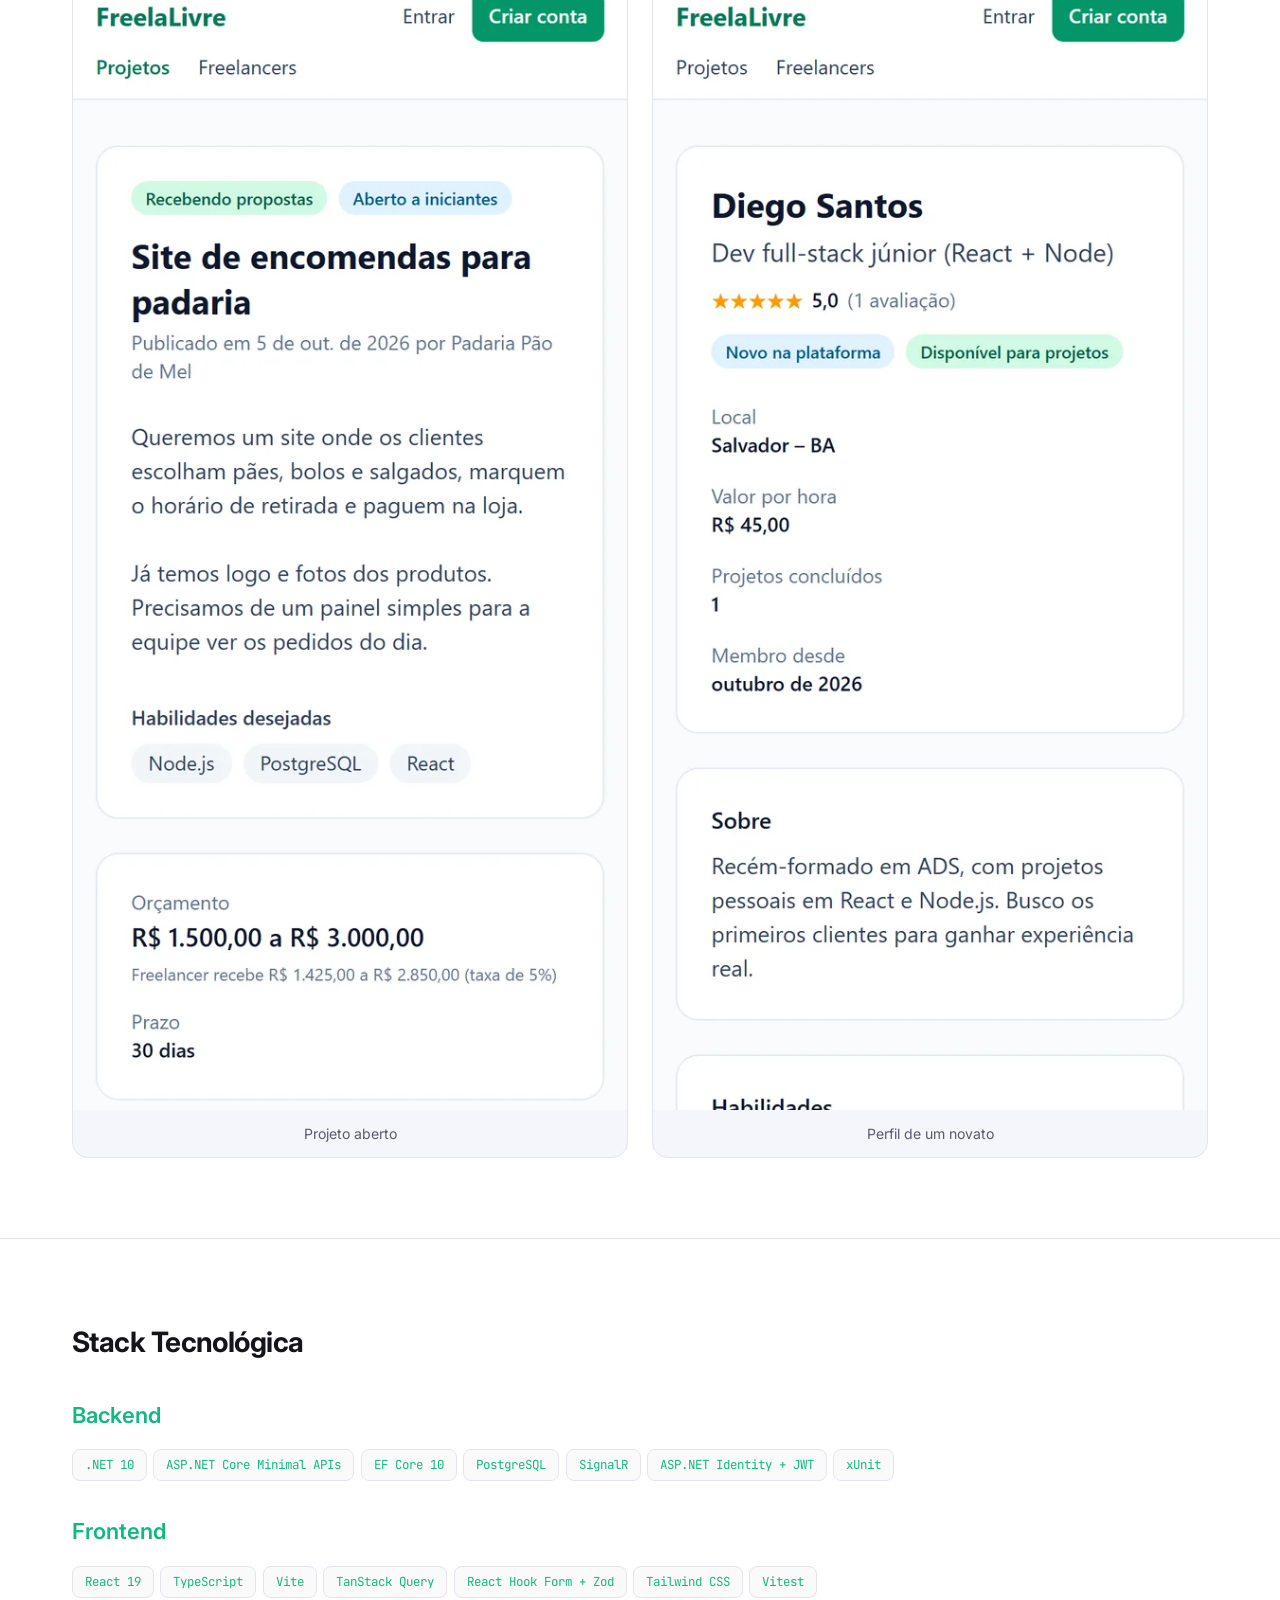
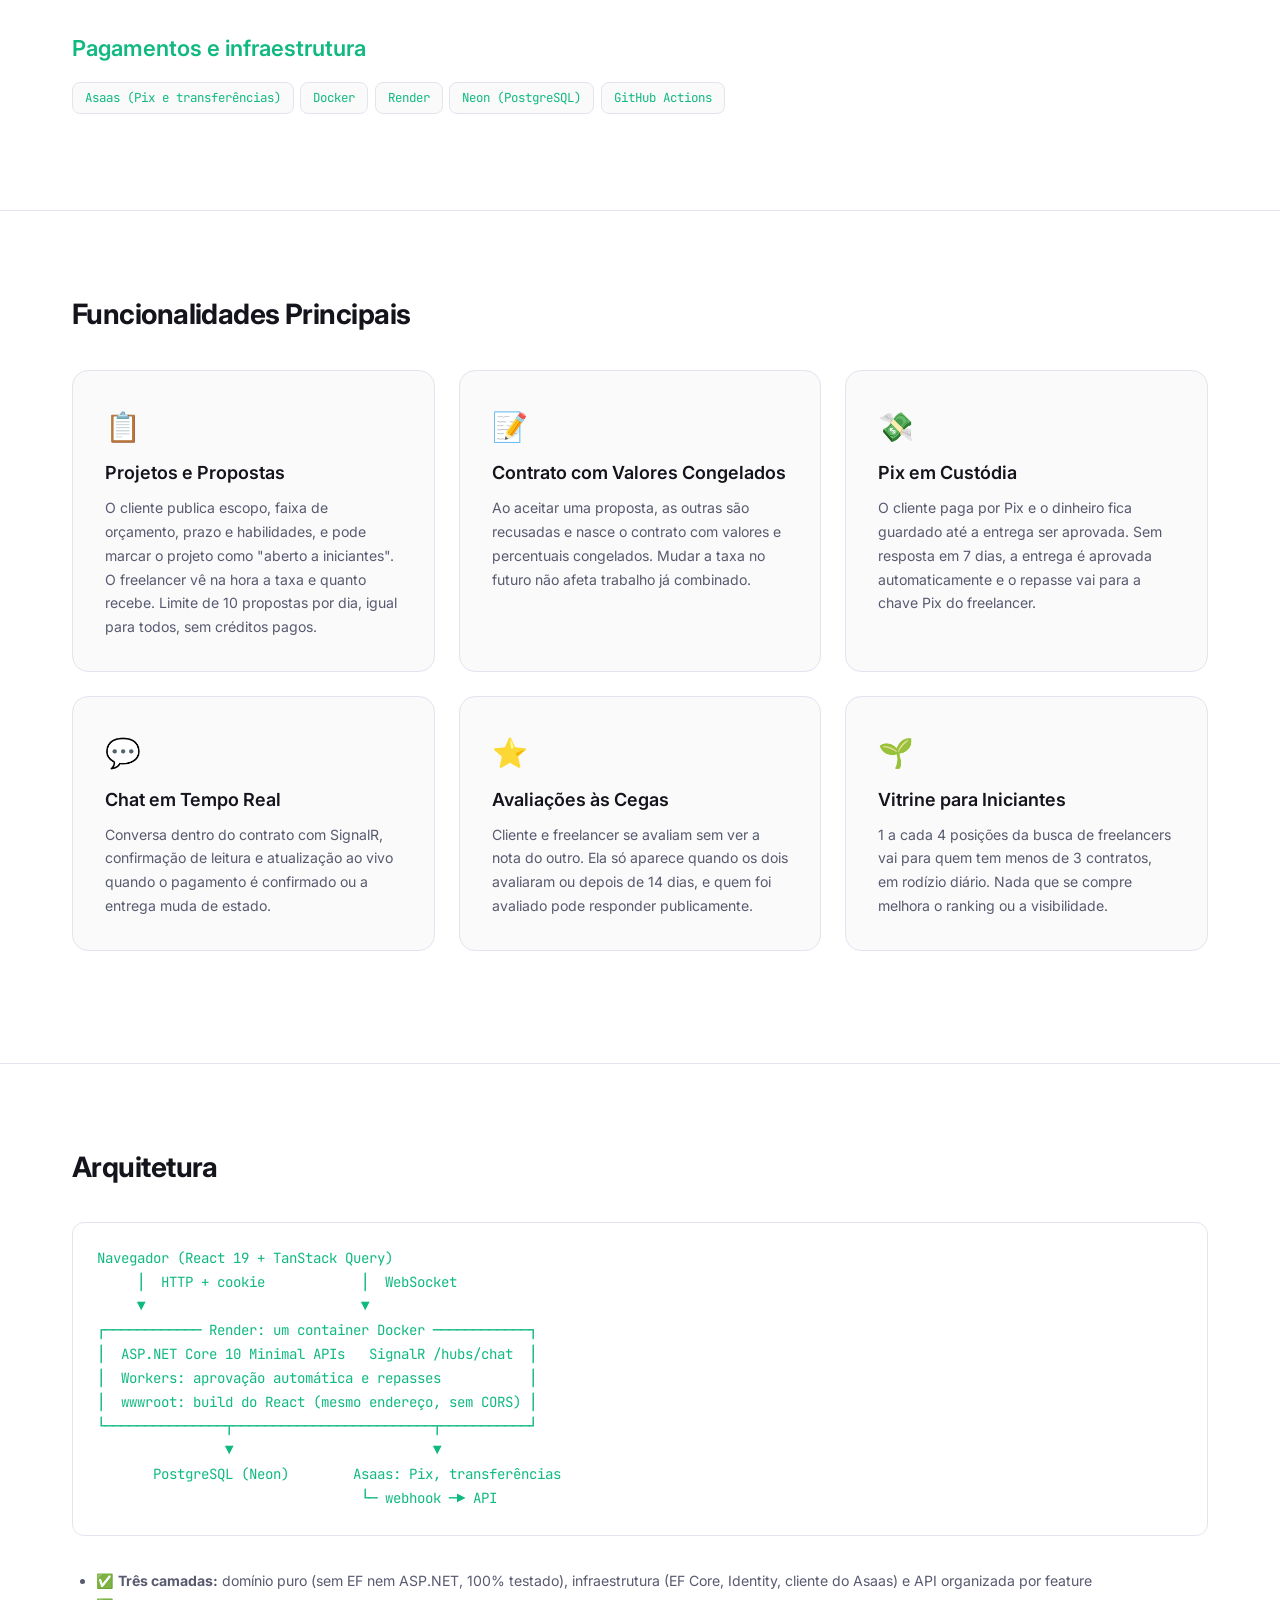
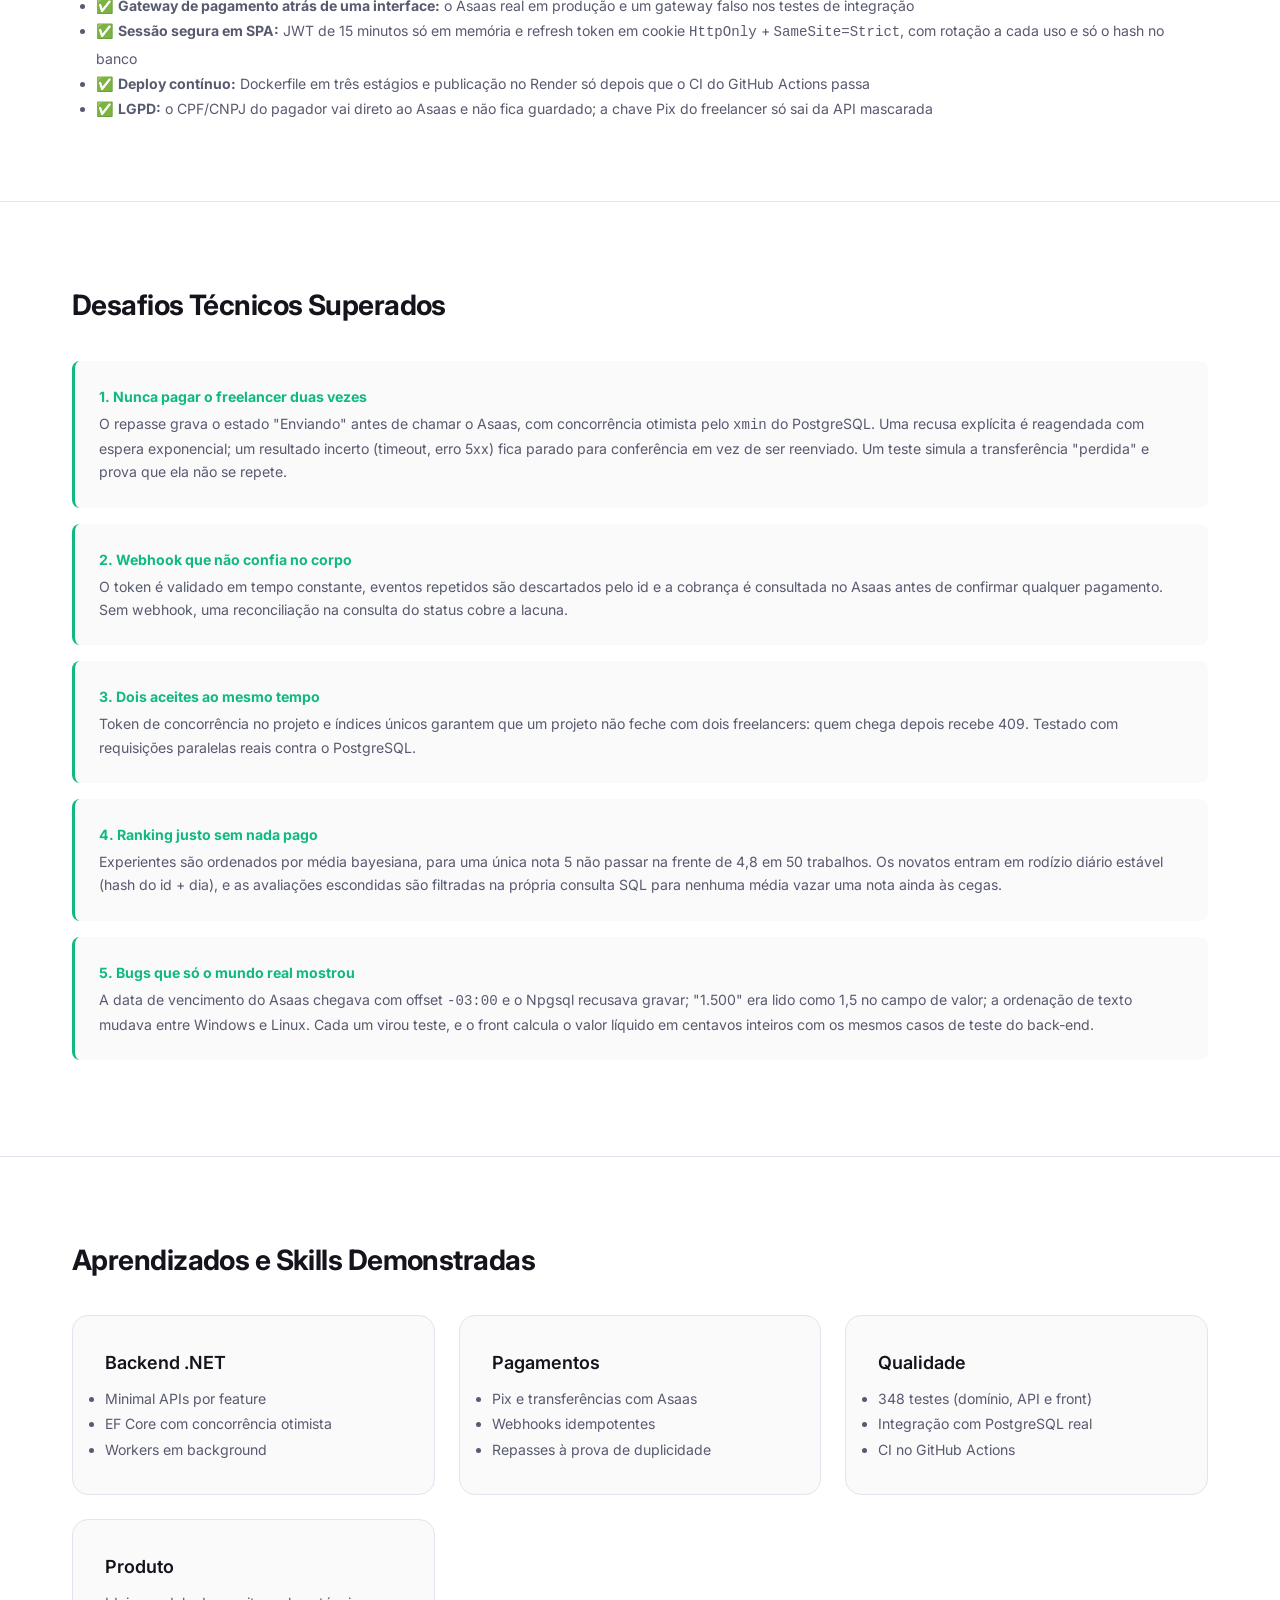
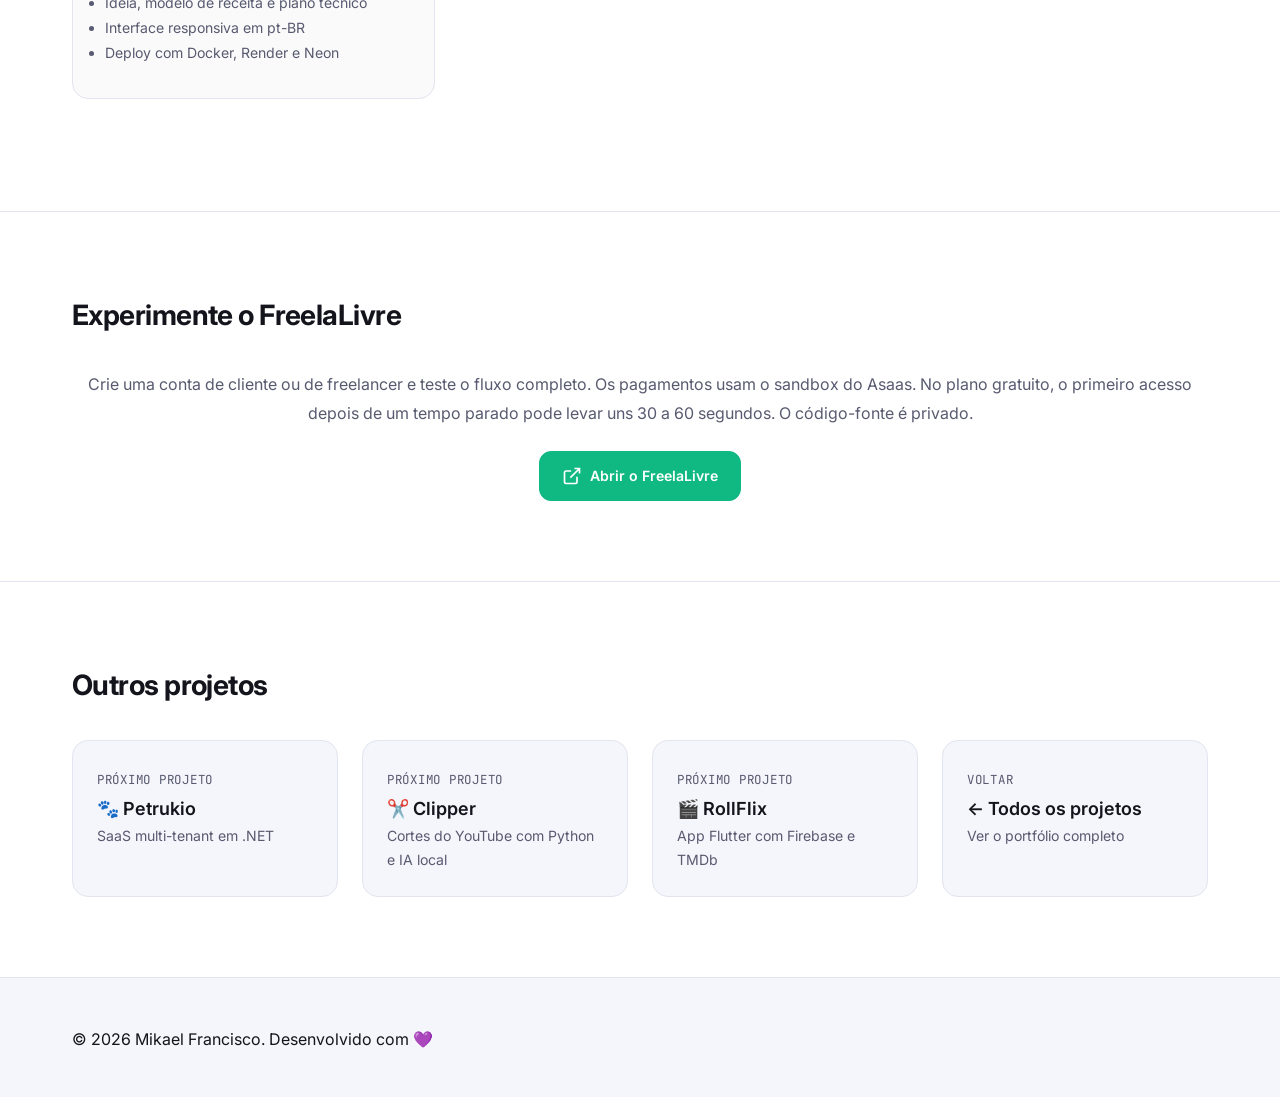
<file: freelalivre.html>
<!DOCTYPE html>
<html lang="pt-BR">
<head>
    <meta charset="UTF-8">
    <meta name="viewport" content="width=device-width, initial-scale=1.0">

    <title>FreelaLivre — plataforma de freelance com .NET 10 e React | Mikael Francisco</title>
    <meta name="description" content="Case study: plataforma de freelance para desenvolvedores sem assinatura, com taxa só sobre trabalho pago, Pix em custódia pelo Asaas, chat em tempo real com SignalR e vitrine para iniciantes.">
    <meta name="author" content="Mikael Francisco">
    <meta name="robots" content="index, follow, max-image-preview:large">
    <meta name="theme-color" content="#0a0a0c">

    <link rel="canonical" href="https://mikaelfrancisco.vercel.app/freelalivre">
    <link rel="alternate" hreflang="pt-BR" href="https://mikaelfrancisco.vercel.app/freelalivre">
    <link rel="alternate" hreflang="x-default" href="https://mikaelfrancisco.vercel.app/freelalivre">

    <!-- Open Graph -->
    <meta property="og:type" content="article">
    <meta property="og:site_name" content="Mikael Francisco">
    <meta property="og:locale" content="pt_BR">
    <meta property="og:title" content="FreelaLivre — freelance para devs, sem pagar para trabalhar">
    <meta property="og:description" content="Full-stack .NET 10 + React: propostas com valor líquido na hora, Pix em custódia pelo Asaas, chat em tempo real, avaliações às cegas e vitrine para iniciantes.">
    <meta property="og:url" content="https://mikaelfrancisco.vercel.app/freelalivre">
    <meta property="og:image" content="https://mikaelfrancisco.vercel.app/assets/images/FreelaLivre/freelalivre-proposta.webp">
    <meta property="og:image:width" content="1400">
    <meta property="og:image:height" content="1000">

    <!-- Twitter -->
    <meta name="twitter:card" content="summary_large_image">
    <meta name="twitter:title" content="FreelaLivre — freelance para devs, sem pagar para trabalhar">
    <meta name="twitter:description" content="Full-stack .NET 10 + React: propostas com valor líquido na hora, Pix em custódia pelo Asaas, chat em tempo real, avaliações às cegas e vitrine para iniciantes.">
    <meta name="twitter:image" content="https://mikaelfrancisco.vercel.app/assets/images/FreelaLivre/freelalivre-proposta.webp">

    <!-- Favicon -->
    <link rel="icon" type="image/svg+xml" href="favicon.svg">
    <link rel="icon" type="image/png" sizes="32x32" href="favicon-32.png">
    <link rel="apple-touch-icon" href="apple-touch-icon.png">
    <link rel="manifest" href="site.webmanifest">

    <!-- Fontes -->
    <link rel="preconnect" href="https://fonts.googleapis.com">
    <link rel="preconnect" href="https://fonts.gstatic.com" crossorigin>
    <link rel="stylesheet" href="https://fonts.googleapis.com/css2?family=Inter:wght@400;500;600;700;800&family=JetBrains+Mono:wght@400;500&display=swap">

    <link rel="stylesheet" href="style.css">

    <script>
        (function () {
            try {
                var saved = localStorage.getItem('theme');
                var theme = saved || (window.matchMedia('(prefers-color-scheme: light)').matches ? 'light' : 'dark');
                document.documentElement.setAttribute('data-theme', theme);
            } catch (e) {
                document.documentElement.setAttribute('data-theme', 'dark');
            }
        })();
    </script>

    <script type="application/ld+json">
    {
        "@context": "https://schema.org",
        "@graph": [
            {
                "@type": "WebApplication",
                "name": "FreelaLivre",
                "applicationCategory": "BusinessApplication",
                "operatingSystem": "Web",
                "description": "Plataforma de freelance para desenvolvedores sem assinatura: a receita vem só de uma taxa de 5% de cada lado sobre trabalho pago, com Pix em custódia, chat em tempo real, avaliações às cegas e vitrine para iniciantes.",
                "url": "https://freelalivre.onrender.com/",
                "image": "https://mikaelfrancisco.vercel.app/assets/images/FreelaLivre/freelalivre-proposta.webp",
                "screenshot": [
                    "https://mikaelfrancisco.vercel.app/assets/images/FreelaLivre/freelalivre-inicio.webp",
                    "https://mikaelfrancisco.vercel.app/assets/images/FreelaLivre/freelalivre-pagamento-pix.webp"
                ],
                "author": {
                    "@type": "Person",
                    "name": "Mikael Francisco",
                    "url": "https://mikaelfrancisco.vercel.app/"
                }
            },
            {
                "@type": "BreadcrumbList",
                "itemListElement": [
                    { "@type": "ListItem", "position": 1, "name": "Início", "item": "https://mikaelfrancisco.vercel.app/" },
                    { "@type": "ListItem", "position": 2, "name": "FreelaLivre", "item": "https://mikaelfrancisco.vercel.app/freelalivre" }
                ]
            }
        ]
    }
    </script>
</head>
<body data-project="freelalivre">
    <a href="#main" class="skip-link">Pular para o conteúdo</a>

    <nav class="navbar" id="navbar">
        <div class="container navbar-inner">
            <a href="index.html" class="navbar-brand">
                <span class="navbar-mark">MF</span>
                <span class="navbar-name">Mikael Francisco</span>
            </a>
            <button class="navbar-toggle" aria-label="Abrir menu" aria-expanded="false" aria-controls="navbar-menu">
                <span></span><span></span><span></span>
            </button>
            <ul class="navbar-menu" id="navbar-menu">
                <li><a href="index.html#projects">Projetos</a></li>
                <li><a href="index.html#experience">Experiência</a></li>
                <li><a href="index.html#about">Sobre</a></li>
                <li><a href="index.html#contact">Contato</a></li>
                <li>
                    <button class="theme-toggle" aria-label="Alternar tema claro e escuro" title="Alternar tema">
                        <svg class="theme-icon-dark" viewBox="0 0 24 24" fill="none" stroke="currentColor" stroke-width="2" aria-hidden="true">
                            <path d="M21 12.79A9 9 0 1 1 11.21 3 7 7 0 0 0 21 12.79z"/>
                        </svg>
                        <svg class="theme-icon-light" viewBox="0 0 24 24" fill="none" stroke="currentColor" stroke-width="2" aria-hidden="true">
                            <circle cx="12" cy="12" r="5"/>
                            <path d="M12 1v2M12 21v2M4.22 4.22l1.42 1.42M18.36 18.36l1.42 1.42M1 12h2M21 12h2M4.22 19.78l1.42-1.42M18.36 5.64l1.42-1.42"/>
                        </svg>
                    </button>
                </li>
            </ul>
        </div>
    </nav>

    <main id="main">

    <div class="container case-topbar">
        <a href="index.html" class="back-button">
            <svg width="20" height="20" viewBox="0 0 24 24" fill="none" stroke="currentColor" stroke-width="2">
                <path d="M19 12H5M12 19l-7-7 7-7"/>
            </svg>
            Voltar ao Portfólio
        </a>
    </div>

    <!-- Project Hero -->
    <section class="project-hero">
        <div class="container">
            <div class="project-header">
                <h1>🤝 FreelaLivre</h1>
                <p class="project-tagline">Freelance para devs, sem pagar para trabalhar</p>

                <div class="project-badges">
                    <span class="badge">Full-stack .NET + React</span>
                    <span class="badge">Pagamentos Pix</span>
                    <span class="badge">Tempo Real</span>
                    <span class="badge">Marketplace</span>
                    <span class="badge">No ar</span>
                </div>

                <div class="project-actions">
                    <a href="https://freelalivre.onrender.com/" target="_blank" rel="noopener" class="action-btn primary">
                        <svg width="20" height="20" viewBox="0 0 24 24" fill="none" stroke="currentColor" stroke-width="2">
                            <path d="M18 13v6a2 2 0 0 1-2 2H5a2 2 0 0 1-2-2V8a2 2 0 0 1 2-2h6M15 3h6v6M10 14L21 3"/>
                        </svg>
                        Abrir o site
                    </a>
                    <a href="#galeria" class="action-btn">
                        <svg width="20" height="20" viewBox="0 0 24 24" fill="none" stroke="currentColor" stroke-width="2">
                            <rect x="3" y="3" width="18" height="18" rx="2"/>
                            <circle cx="8.5" cy="8.5" r="1.5"/>
                            <path d="M21 15l-5-5L5 21"/>
                        </svg>
                        Ver telas
                    </a>
                </div>
            </div>
        </div>
    </section>

    <!-- Overview -->
    <section class="content-section">
        <div class="container">
            <h2 class="case-section-title">Visão Geral do Projeto</h2>

            <div class="highlight-box">
                <p class="text-content" style="margin-bottom: 0;">
                    O <strong>FreelaLivre</strong> é uma plataforma de freelance para desenvolvedores onde
                    <strong>ninguém paga para propor nem para aparecer</strong>. Não há assinatura nem créditos:
                    a plataforma ganha uma taxa de <strong>5% de cada lado</strong>, só quando o projeto é pago.
                    E parte das posições da busca é reservada para <strong>quem está começando</strong>.
                </p>
            </div>

            <p class="text-content">
                A ideia nasceu de uma dor real: ao procurar trabalho como freelancer, a maioria das plataformas cobra
                assinatura ou dá vantagens enormes a quem paga, e quem está começando fica invisível justamente quando
                ainda não tem renda. O projeto cobre o fluxo completo, da publicação do projeto ao repasse por Pix, e está
                publicado com pagamentos no <strong>sandbox do Asaas</strong> (nenhum dinheiro de verdade circula).
            </p>

            <figure class="project-figure">
                <img src="assets/images/FreelaLivre/freelalivre-inicio.webp"
                     alt="Página inicial do FreelaLivre: freelance para devs, sem pagar para trabalhar, com os destaques sem assinatura, taxa justa e espaço para quem está começando"
                     width="1400" height="560" loading="lazy" decoding="async">
                <figcaption>Página inicial: zero assinatura, zero crédito para propor, taxa só quando o projeto é pago.</figcaption>
            </figure>

            <div class="stats-grid">
                <div class="stat-card">
                    <span class="stat-number">5% + 5%</span>
                    <span class="stat-label">Taxa, só sobre trabalho pago</span>
                </div>
                <div class="stat-card">
                    <span class="stat-number">1 em 4</span>
                    <span class="stat-label">Posições para iniciantes</span>
                </div>
                <div class="stat-card">
                    <span class="stat-number">348</span>
                    <span class="stat-label">Testes automatizados</span>
                </div>
                <div class="stat-card">
                    <span class="stat-number">R$ 0</span>
                    <span class="stat-label">Para propor ou aparecer</span>
                </div>
            </div>
        </div>
    </section>

    <!-- Gallery -->
    <section class="content-section" id="galeria">
        <div class="container">
            <h2 class="case-section-title">Telas da Plataforma</h2>

            <div class="gallery gallery--wide">
                <div class="gallery-item">
                    <img src="assets/images/FreelaLivre/freelalivre-projetos.webp" alt="Busca de projetos com filtros por habilidade, orçamento e projetos abertos a iniciantes" width="1400" height="1000" loading="lazy" decoding="async">
                    <div class="gallery-caption">Busca de projetos com filtros</div>
                </div>
                <div class="gallery-item">
                    <img src="assets/images/FreelaLivre/freelalivre-proposta.webp" alt="Formulário de proposta mostrando a taxa de 5% e quanto o freelancer recebe enquanto digita o valor" width="1400" height="1000" loading="lazy" decoding="async">
                    <div class="gallery-caption">Proposta com o valor líquido na hora</div>
                </div>
                <div class="gallery-item">
                    <img src="assets/images/FreelaLivre/freelalivre-propostas-recebidas.webp" alt="Cliente vendo as propostas recebidas, com valor, prazo, habilidades e o selo Novo na plataforma" width="1400" height="1000" loading="lazy" decoding="async">
                    <div class="gallery-caption">Propostas recebidas pelo cliente</div>
                </div>
                <div class="gallery-item">
                    <img src="assets/images/FreelaLivre/freelalivre-pagamento-pix.webp" alt="Contrato com o QR Code Pix gerado pelo sandbox do Asaas e o valor guardado em custódia" width="1400" height="1000" loading="lazy" decoding="async">
                    <div class="gallery-caption">Pagamento Pix em custódia (Asaas)</div>
                </div>
                <div class="gallery-item">
                    <img src="assets/images/FreelaLivre/freelalivre-chat.webp" alt="Chat do contrato entre cliente e freelancer com confirmação de leitura" width="1400" height="1000" loading="lazy" decoding="async">
                    <div class="gallery-caption">Chat em tempo real com confirmação de leitura</div>
                </div>
                <div class="gallery-item">
                    <img src="assets/images/FreelaLivre/freelalivre-freelancers.webp" alt="Busca de freelancers com experientes e novatos intercalados na vitrine" width="1400" height="1000" loading="lazy" decoding="async">
                    <div class="gallery-caption">Vitrine com espaço para novatos</div>
                </div>
                <div class="gallery-item">
                    <img src="assets/images/FreelaLivre/freelalivre-perfil.webp" alt="Perfil público do freelancer com nota média, avaliações e resposta pública" width="1400" height="1000" loading="lazy" decoding="async">
                    <div class="gallery-caption">Perfil público com avaliações</div>
                </div>
            </div>

            <h3 class="subsection-title">No celular</h3>
            <div class="gallery gallery--panels">
                <div class="gallery-item">
                    <img src="assets/images/FreelaLivre/freelalivre-celular-projeto.webp" alt="Página de um projeto aberto no celular, com orçamento, prazo e habilidades" width="585" height="1266" loading="lazy" decoding="async">
                    <div class="gallery-caption">Projeto aberto</div>
                </div>
                <div class="gallery-item">
                    <img src="assets/images/FreelaLivre/freelalivre-celular-novato.webp" alt="Perfil de um freelancer novato no celular, com o selo Novo na plataforma" width="585" height="1266" loading="lazy" decoding="async">
                    <div class="gallery-caption">Perfil de um novato</div>
                </div>
            </div>
        </div>
    </section>

    <!-- Technologies -->
    <section class="content-section">
        <div class="container">
            <h2 class="case-section-title">Stack Tecnológica</h2>

            <h3 class="subsection-title">Backend</h3>
            <div class="tech-chips">
                <span class="tech-chip">.NET 10</span>
                <span class="tech-chip">ASP.NET Core Minimal APIs</span>
                <span class="tech-chip">EF Core 10</span>
                <span class="tech-chip">PostgreSQL</span>
                <span class="tech-chip">SignalR</span>
                <span class="tech-chip">ASP.NET Identity + JWT</span>
                <span class="tech-chip">xUnit</span>
            </div>

            <h3 class="subsection-title">Frontend</h3>
            <div class="tech-chips">
                <span class="tech-chip">React 19</span>
                <span class="tech-chip">TypeScript</span>
                <span class="tech-chip">Vite</span>
                <span class="tech-chip">TanStack Query</span>
                <span class="tech-chip">React Hook Form + Zod</span>
                <span class="tech-chip">Tailwind CSS</span>
                <span class="tech-chip">Vitest</span>
            </div>

            <h3 class="subsection-title">Pagamentos e infraestrutura</h3>
            <div class="tech-chips">
                <span class="tech-chip">Asaas (Pix e transferências)</span>
                <span class="tech-chip">Docker</span>
                <span class="tech-chip">Render</span>
                <span class="tech-chip">Neon (PostgreSQL)</span>
                <span class="tech-chip">GitHub Actions</span>
            </div>
        </div>
    </section>

    <!-- Features -->
    <section class="content-section">
        <div class="container">
            <h2 class="case-section-title">Funcionalidades Principais</h2>

            <div class="feature-grid">
                <div class="feature-card">
                    <div class="feature-icon">📋</div>
                    <h3 class="feature-title">Projetos e Propostas</h3>
                    <p class="feature-description">
                        O cliente publica escopo, faixa de orçamento, prazo e habilidades, e pode marcar o projeto como
                        "aberto a iniciantes". O freelancer vê na hora a taxa e quanto recebe. Limite de 10 propostas por dia,
                        igual para todos, sem créditos pagos.
                    </p>
                </div>

                <div class="feature-card">
                    <div class="feature-icon">📝</div>
                    <h3 class="feature-title">Contrato com Valores Congelados</h3>
                    <p class="feature-description">
                        Ao aceitar uma proposta, as outras são recusadas e nasce o contrato com valores e percentuais
                        congelados. Mudar a taxa no futuro não afeta trabalho já combinado.
                    </p>
                </div>

                <div class="feature-card">
                    <div class="feature-icon">💸</div>
                    <h3 class="feature-title">Pix em Custódia</h3>
                    <p class="feature-description">
                        O cliente paga por Pix e o dinheiro fica guardado até a entrega ser aprovada. Sem resposta em
                        7 dias, a entrega é aprovada automaticamente e o repasse vai para a chave Pix do freelancer.
                    </p>
                </div>

                <div class="feature-card">
                    <div class="feature-icon">💬</div>
                    <h3 class="feature-title">Chat em Tempo Real</h3>
                    <p class="feature-description">
                        Conversa dentro do contrato com SignalR, confirmação de leitura e atualização ao vivo quando
                        o pagamento é confirmado ou a entrega muda de estado.
                    </p>
                </div>

                <div class="feature-card">
                    <div class="feature-icon">⭐</div>
                    <h3 class="feature-title">Avaliações às Cegas</h3>
                    <p class="feature-description">
                        Cliente e freelancer se avaliam sem ver a nota do outro. Ela só aparece quando os dois avaliaram
                        ou depois de 14 dias, e quem foi avaliado pode responder publicamente.
                    </p>
                </div>

                <div class="feature-card">
                    <div class="feature-icon">🌱</div>
                    <h3 class="feature-title">Vitrine para Iniciantes</h3>
                    <p class="feature-description">
                        1 a cada 4 posições da busca de freelancers vai para quem tem menos de 3 contratos, em rodízio
                        diário. Nada que se compre melhora o ranking ou a visibilidade.
                    </p>
                </div>
            </div>
        </div>
    </section>

    <!-- Architecture -->
    <section class="content-section">
        <div class="container">
            <h2 class="case-section-title">Arquitetura</h2>

            <div class="code-block">
                <pre>Navegador (React 19 + TanStack Query)
     │  HTTP + cookie            │  WebSocket
     ▼                           ▼
┌──────────── Render: um container Docker ────────────┐
│  ASP.NET Core 10 Minimal APIs   SignalR /hubs/chat  │
│  Workers: aprovação automática e repasses           │
│  wwwroot: build do React (mesmo endereço, sem CORS) │
└───────────────┬─────────────────────────┬───────────┘
                ▼                         ▼
       PostgreSQL (Neon)        Asaas: Pix, transferências
                                 └─ webhook ─▶ API</pre>
            </div>

            <ul class="simple-list">
                <li>✅ <strong>Três camadas:</strong> domínio puro (sem EF nem ASP.NET, 100% testado), infraestrutura (EF Core, Identity, cliente do Asaas) e API organizada por feature</li>
                <li>✅ <strong>Gateway de pagamento atrás de uma interface:</strong> o Asaas real em produção e um gateway falso nos testes de integração</li>
                <li>✅ <strong>Sessão segura em SPA:</strong> JWT de 15 minutos só em memória e refresh token em cookie <code>HttpOnly</code> + <code>SameSite=Strict</code>, com rotação a cada uso e só o hash no banco</li>
                <li>✅ <strong>Deploy contínuo:</strong> Dockerfile em três estágios e publicação no Render só depois que o CI do GitHub Actions passa</li>
                <li>✅ <strong>LGPD:</strong> o CPF/CNPJ do pagador vai direto ao Asaas e não fica guardado; a chave Pix do freelancer só sai da API mascarada</li>
            </ul>
        </div>
    </section>

    <!-- Technical Challenges -->
    <section class="content-section">
        <div class="container">
            <h2 class="case-section-title">Desafios Técnicos Superados</h2>

            <ul class="challenge-list">
                <li class="challenge-item">
                    <strong>1. Nunca pagar o freelancer duas vezes</strong>
                    O repasse grava o estado "Enviando" antes de chamar o Asaas, com concorrência otimista pelo <code>xmin</code>
                    do PostgreSQL. Uma recusa explícita é reagendada com espera exponencial; um resultado incerto (timeout, erro 5xx)
                    fica parado para conferência em vez de ser reenviado. Um teste simula a transferência "perdida" e prova que ela não se repete.
                </li>

                <li class="challenge-item">
                    <strong>2. Webhook que não confia no corpo</strong>
                    O token é validado em tempo constante, eventos repetidos são descartados pelo id e a cobrança é consultada no
                    Asaas antes de confirmar qualquer pagamento. Sem webhook, uma reconciliação na consulta do status cobre a lacuna.
                </li>

                <li class="challenge-item">
                    <strong>3. Dois aceites ao mesmo tempo</strong>
                    Token de concorrência no projeto e índices únicos garantem que um projeto não feche com dois freelancers:
                    quem chega depois recebe 409. Testado com requisições paralelas reais contra o PostgreSQL.
                </li>

                <li class="challenge-item">
                    <strong>4. Ranking justo sem nada pago</strong>
                    Experientes são ordenados por média bayesiana, para uma única nota 5 não passar na frente de 4,8 em 50 trabalhos.
                    Os novatos entram em rodízio diário estável (hash do id + dia), e as avaliações escondidas são filtradas na
                    própria consulta SQL para nenhuma média vazar uma nota ainda às cegas.
                </li>

                <li class="challenge-item">
                    <strong>5. Bugs que só o mundo real mostrou</strong>
                    A data de vencimento do Asaas chegava com offset <code>-03:00</code> e o Npgsql recusava gravar; "1.500" era lido
                    como 1,5 no campo de valor; a ordenação de texto mudava entre Windows e Linux. Cada um virou teste, e o front
                    calcula o valor líquido em centavos inteiros com os mesmos casos de teste do back-end.
                </li>
            </ul>
        </div>
    </section>

    <!-- Learning -->
    <section class="content-section">
        <div class="container">
            <h2 class="case-section-title">Aprendizados e Skills Demonstradas</h2>

            <div class="feature-grid">
                <div class="feature-card">
                    <h3 class="feature-title">Backend .NET</h3>
                    <ul class="simple-list" style="margin-left: 0;">
                        <li>Minimal APIs por feature</li>
                        <li>EF Core com concorrência otimista</li>
                        <li>Workers em background</li>
                    </ul>
                </div>

                <div class="feature-card">
                    <h3 class="feature-title">Pagamentos</h3>
                    <ul class="simple-list" style="margin-left: 0;">
                        <li>Pix e transferências com Asaas</li>
                        <li>Webhooks idempotentes</li>
                        <li>Repasses à prova de duplicidade</li>
                    </ul>
                </div>

                <div class="feature-card">
                    <h3 class="feature-title">Qualidade</h3>
                    <ul class="simple-list" style="margin-left: 0;">
                        <li>348 testes (domínio, API e front)</li>
                        <li>Integração com PostgreSQL real</li>
                        <li>CI no GitHub Actions</li>
                    </ul>
                </div>

                <div class="feature-card">
                    <h3 class="feature-title">Produto</h3>
                    <ul class="simple-list" style="margin-left: 0;">
                        <li>Ideia, modelo de receita e plano técnico</li>
                        <li>Interface responsiva em pt-BR</li>
                        <li>Deploy com Docker, Render e Neon</li>
                    </ul>
                </div>
            </div>
        </div>
    </section>

    <!-- Footer Actions -->
    <section class="content-section" style="border-bottom: none;">
        <div class="container" style="text-align: center;">
            <h2 class="case-section-title">Experimente o FreelaLivre</h2>
            <p class="text-content">
                Crie uma conta de cliente ou de freelancer e teste o fluxo completo. Os pagamentos usam o sandbox do Asaas.
                No plano gratuito, o primeiro acesso depois de um tempo parado pode levar uns 30 a 60 segundos. O código-fonte é privado.
            </p>
            <div class="project-actions">
                <a href="https://freelalivre.onrender.com/" target="_blank" rel="noopener" class="action-btn primary">
                    <svg width="20" height="20" viewBox="0 0 24 24" fill="none" stroke="currentColor" stroke-width="2">
                        <path d="M18 13v6a2 2 0 0 1-2 2H5a2 2 0 0 1-2-2V8a2 2 0 0 1 2-2h6M15 3h6v6M10 14L21 3"/>
                    </svg>
                    Abrir o FreelaLivre
                </a>
            </div>
        </div>
    </section>

    </main>

    <!-- Outros projetos -->
    <section class="case-nav">
        <div class="container">
            <h2 class="case-section-title">Outros projetos</h2>
            <div class="case-nav-grid">
                <a href="petrukio.html" class="case-nav-card">
                    <span class="case-nav-label">Próximo projeto</span>
                    <p class="case-nav-title">🐾 Petrukio</p>
                    <p class="feature-description">SaaS multi-tenant em .NET</p>
                </a>
                <a href="youtube-clipper.html" class="case-nav-card">
                    <span class="case-nav-label">Próximo projeto</span>
                    <p class="case-nav-title">✂️ Clipper</p>
                    <p class="feature-description">Cortes do YouTube com Python e IA local</p>
                </a>
                <a href="rollflix.html" class="case-nav-card">
                    <span class="case-nav-label">Próximo projeto</span>
                    <p class="case-nav-title">🎬 RollFlix</p>
                    <p class="feature-description">App Flutter com Firebase e TMDb</p>
                </a>
                <a href="index.html#projects" class="case-nav-card">
                    <span class="case-nav-label">Voltar</span>
                    <p class="case-nav-title">← Todos os projetos</p>
                    <p class="feature-description">Ver o portfólio completo</p>
                </a>
            </div>
        </div>
    </section>

    <!-- Footer -->
    <footer class="footer">
        <div class="container">
            <p>&copy; 2026 Mikael Francisco. Desenvolvido com 💜</p>
        </div>
    </footer>

    <script src="script.js"></script>
</body>
</html>
</file>
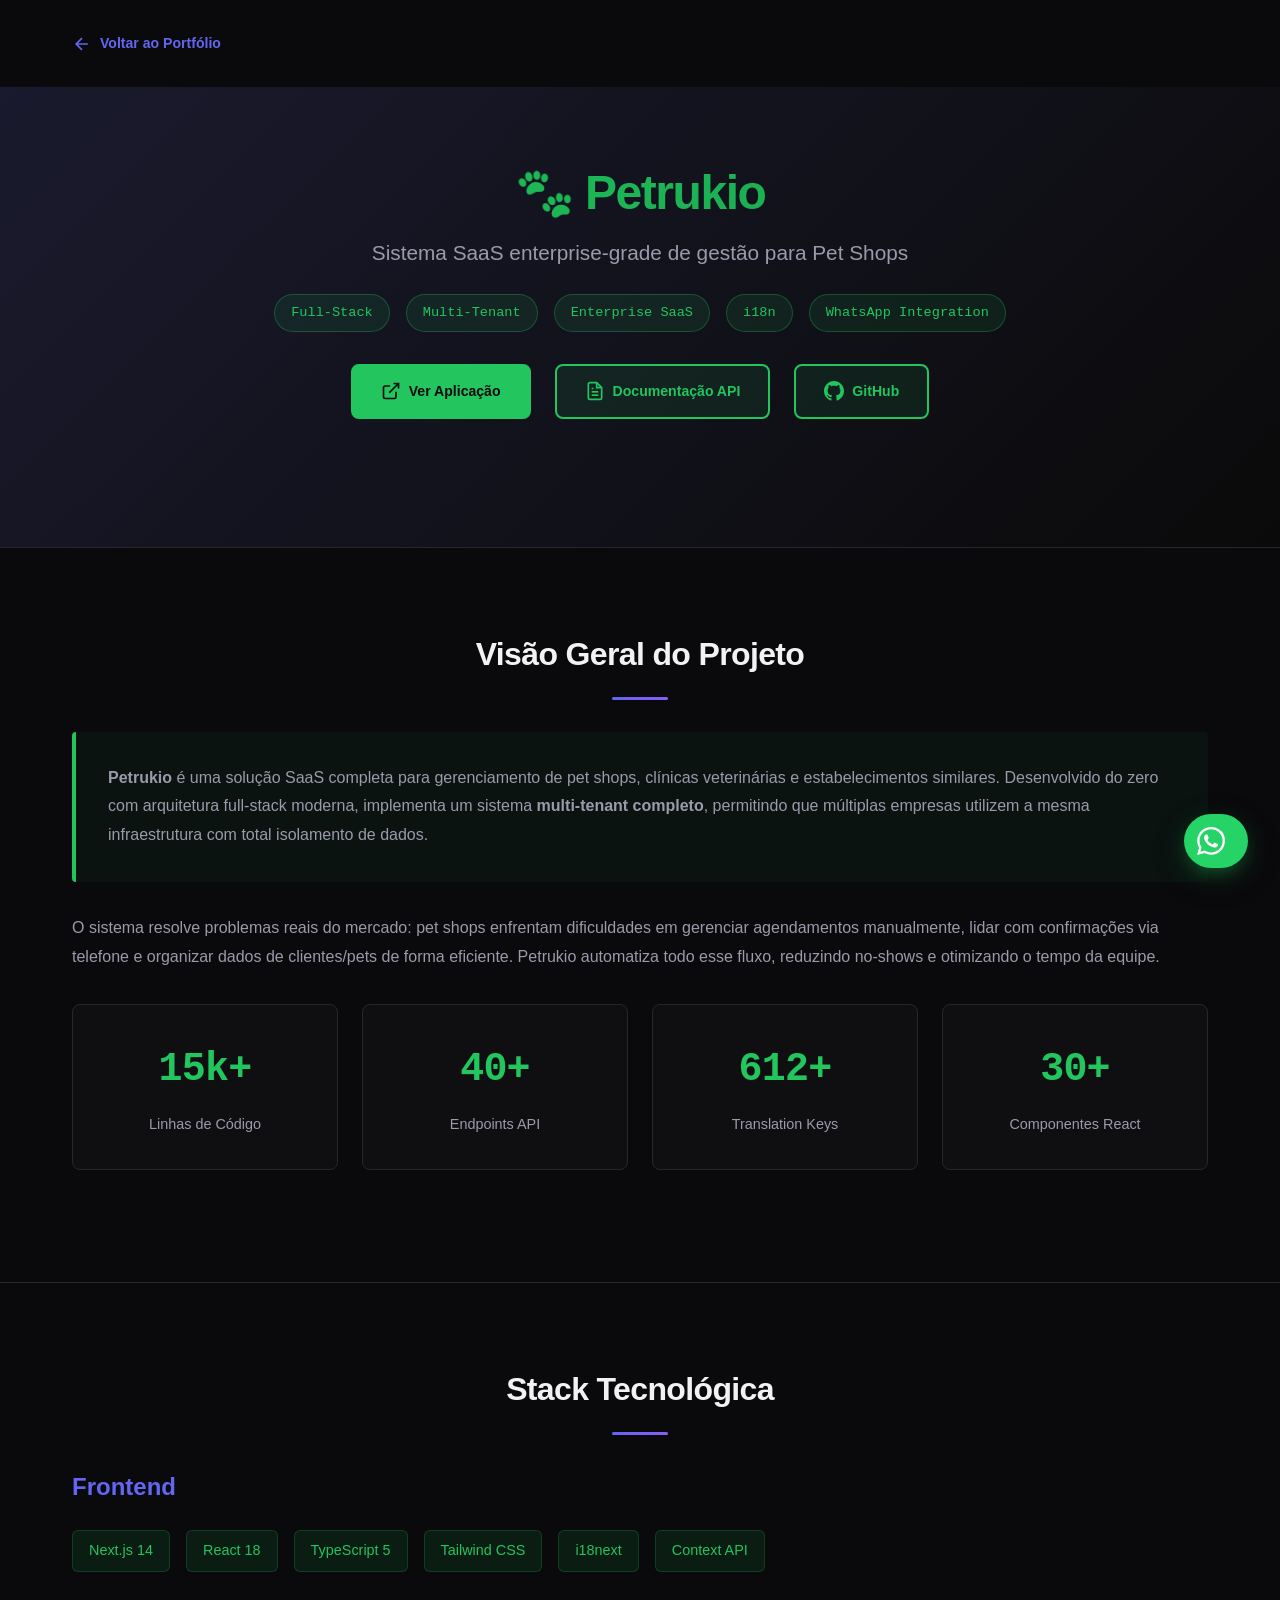
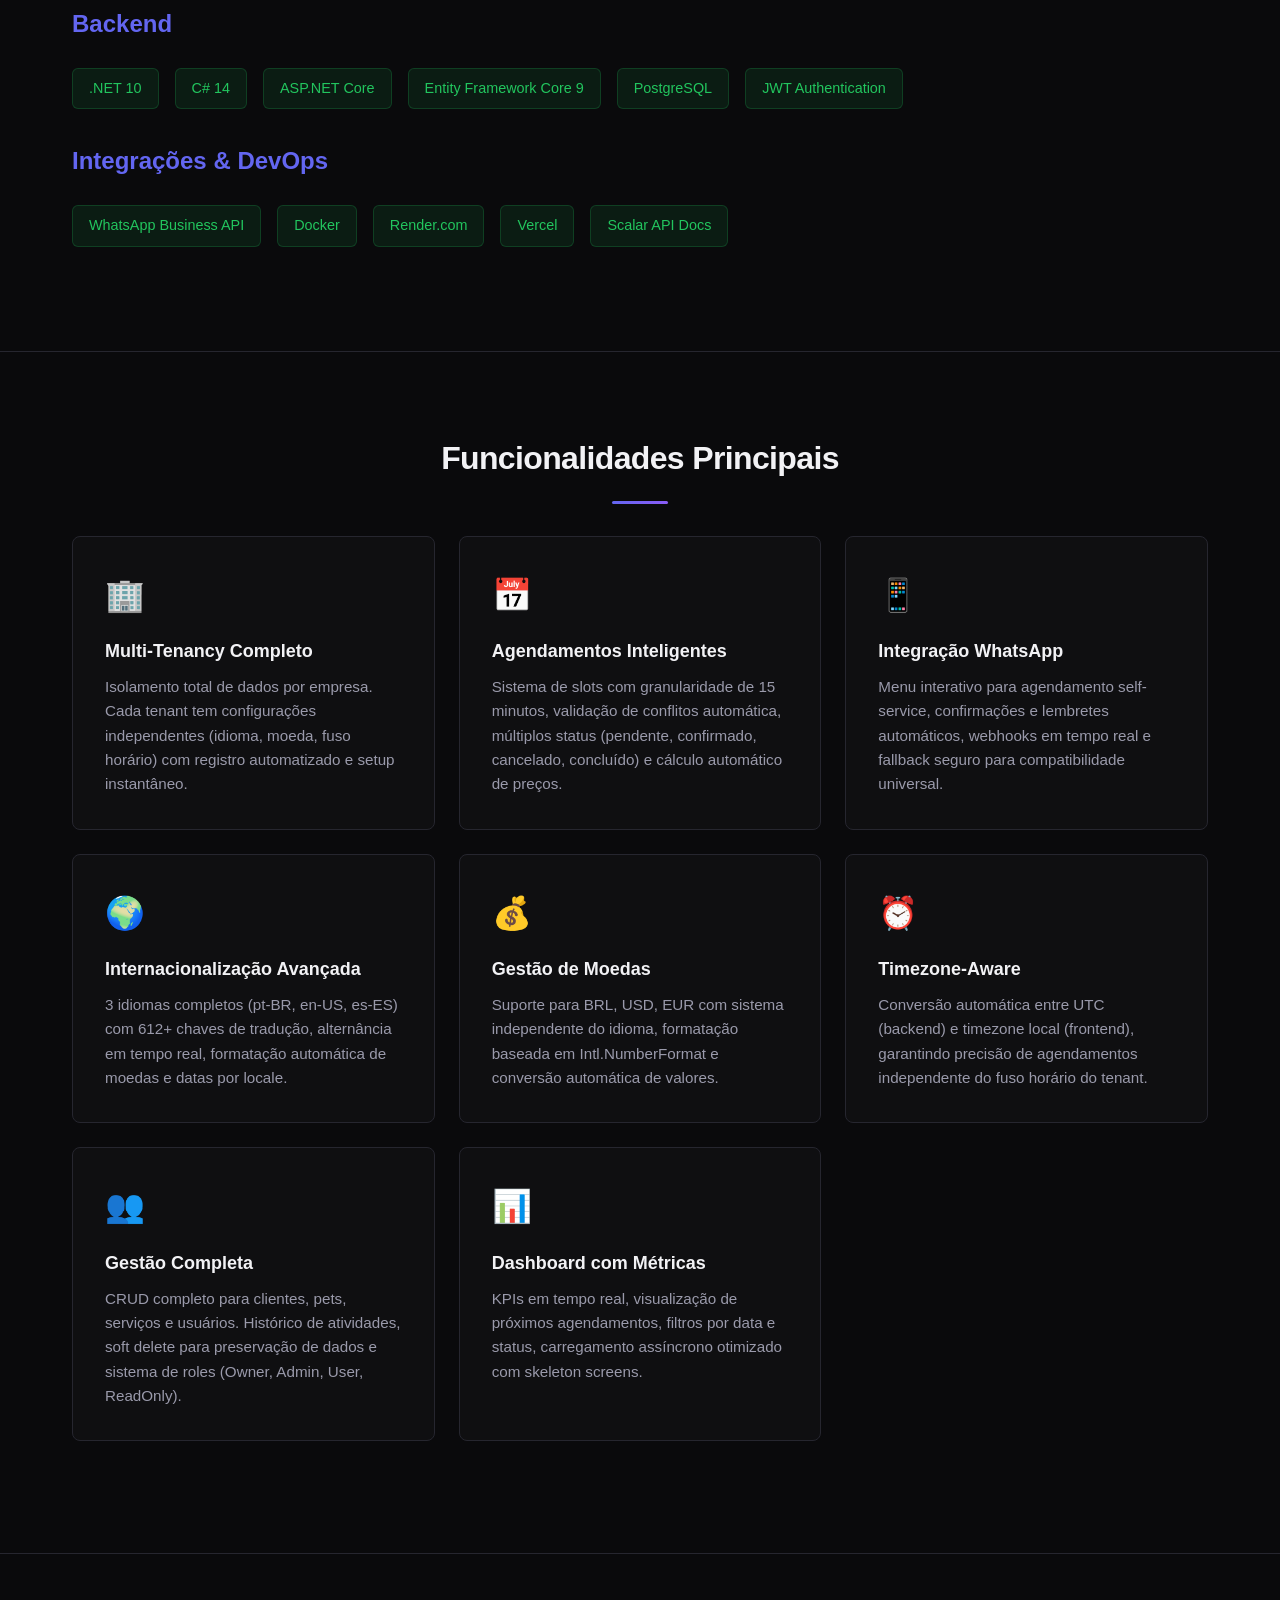
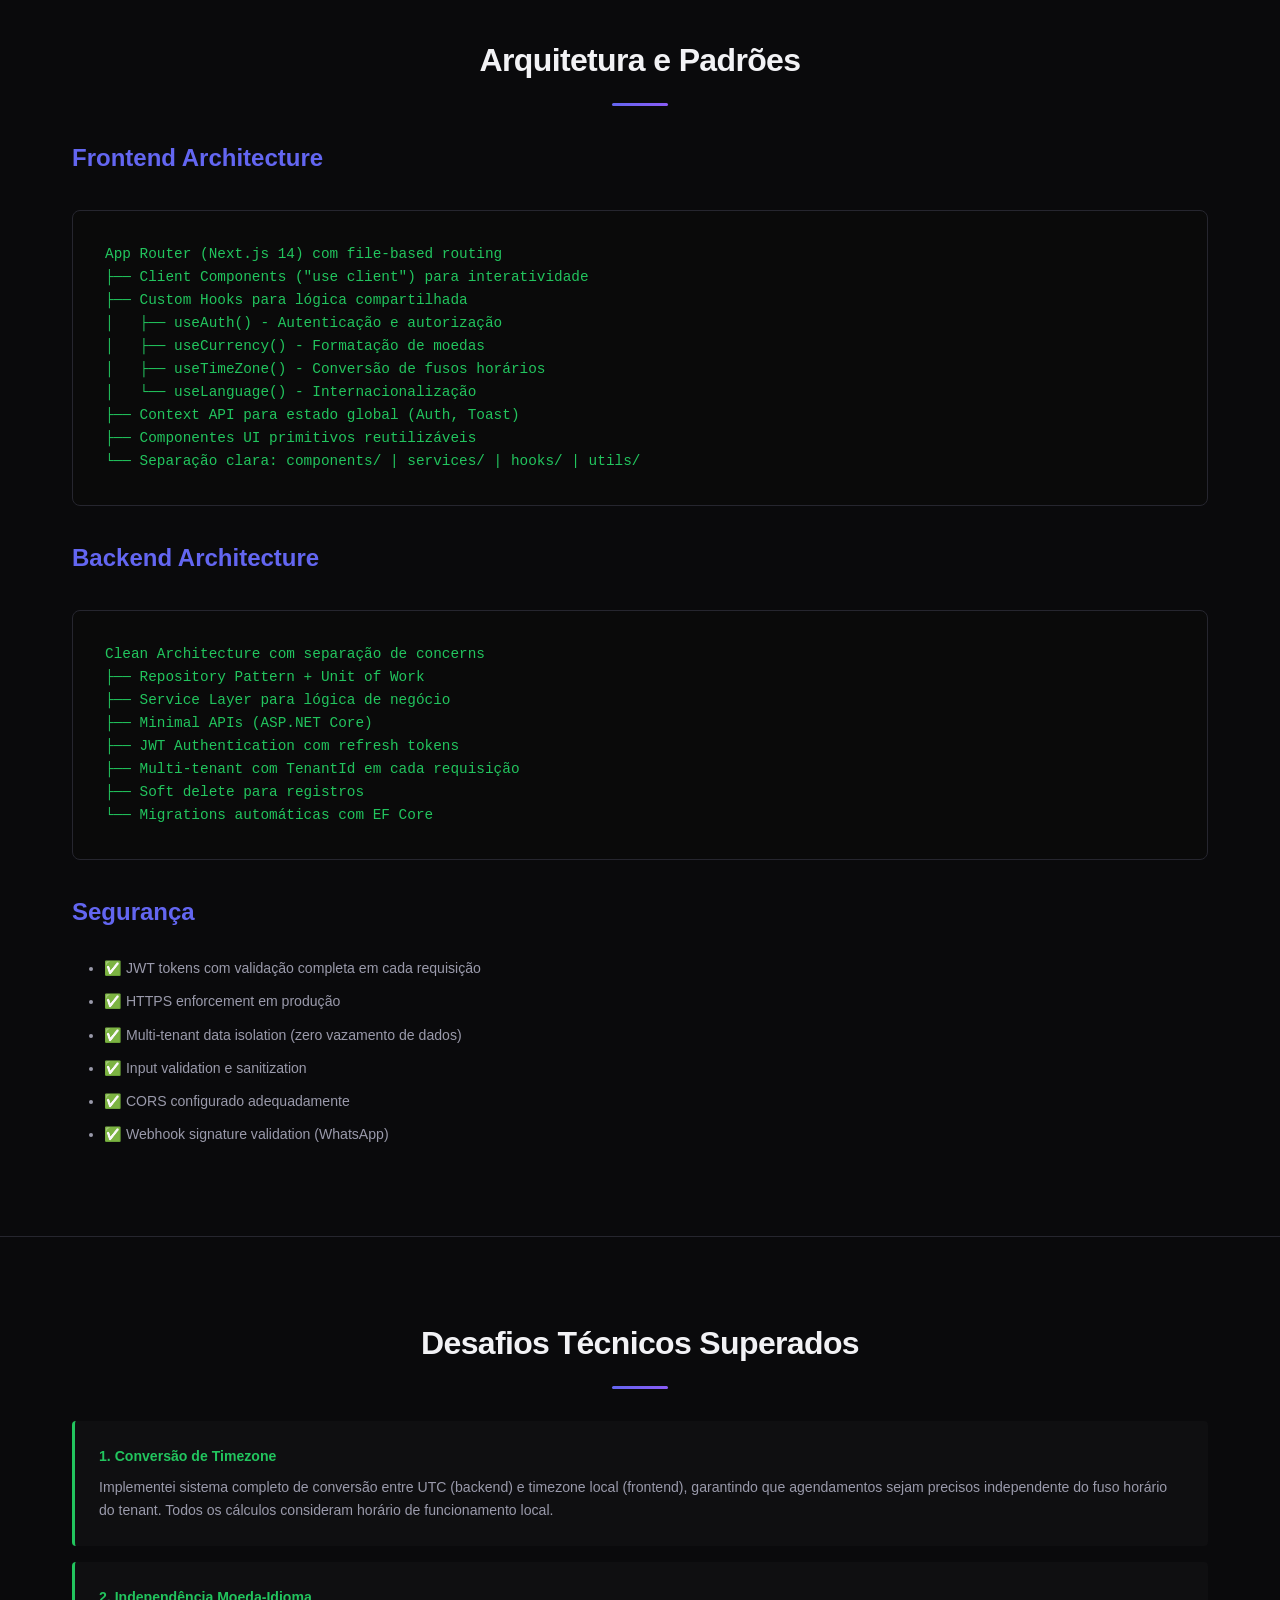
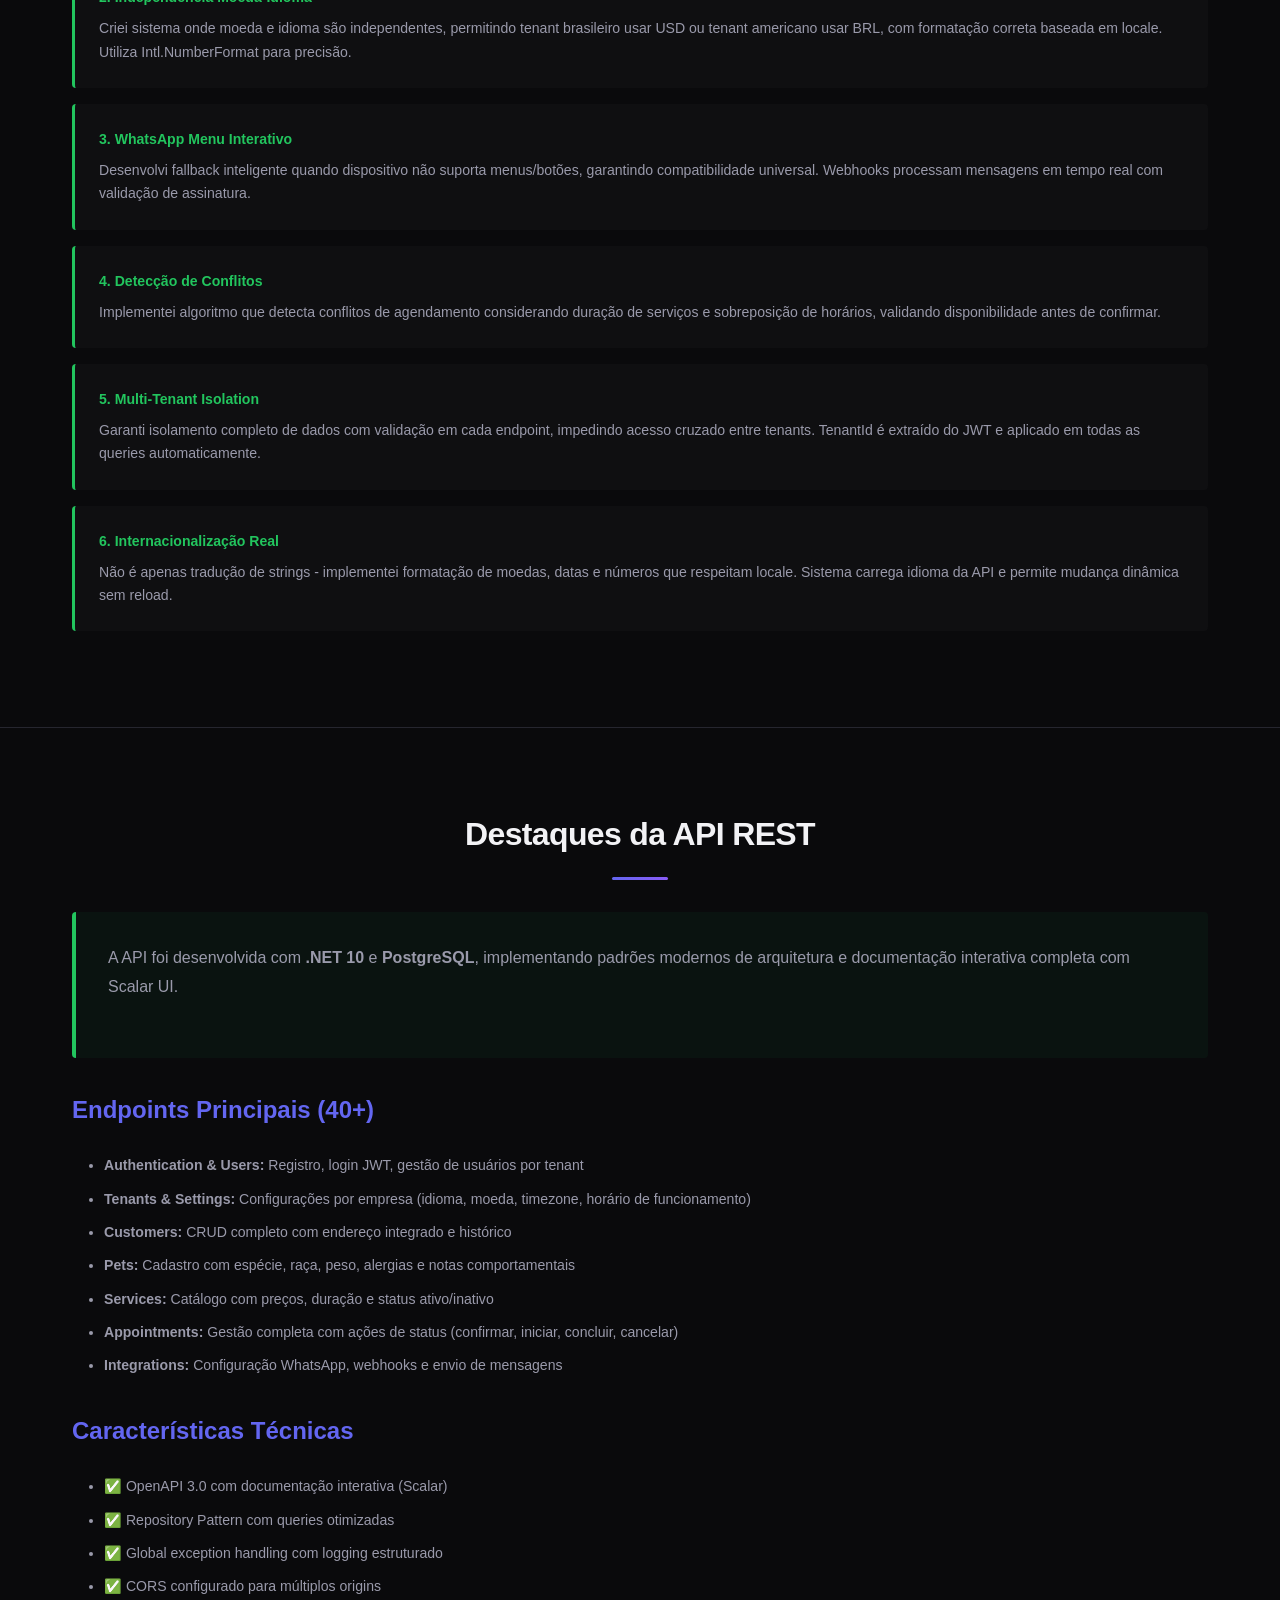
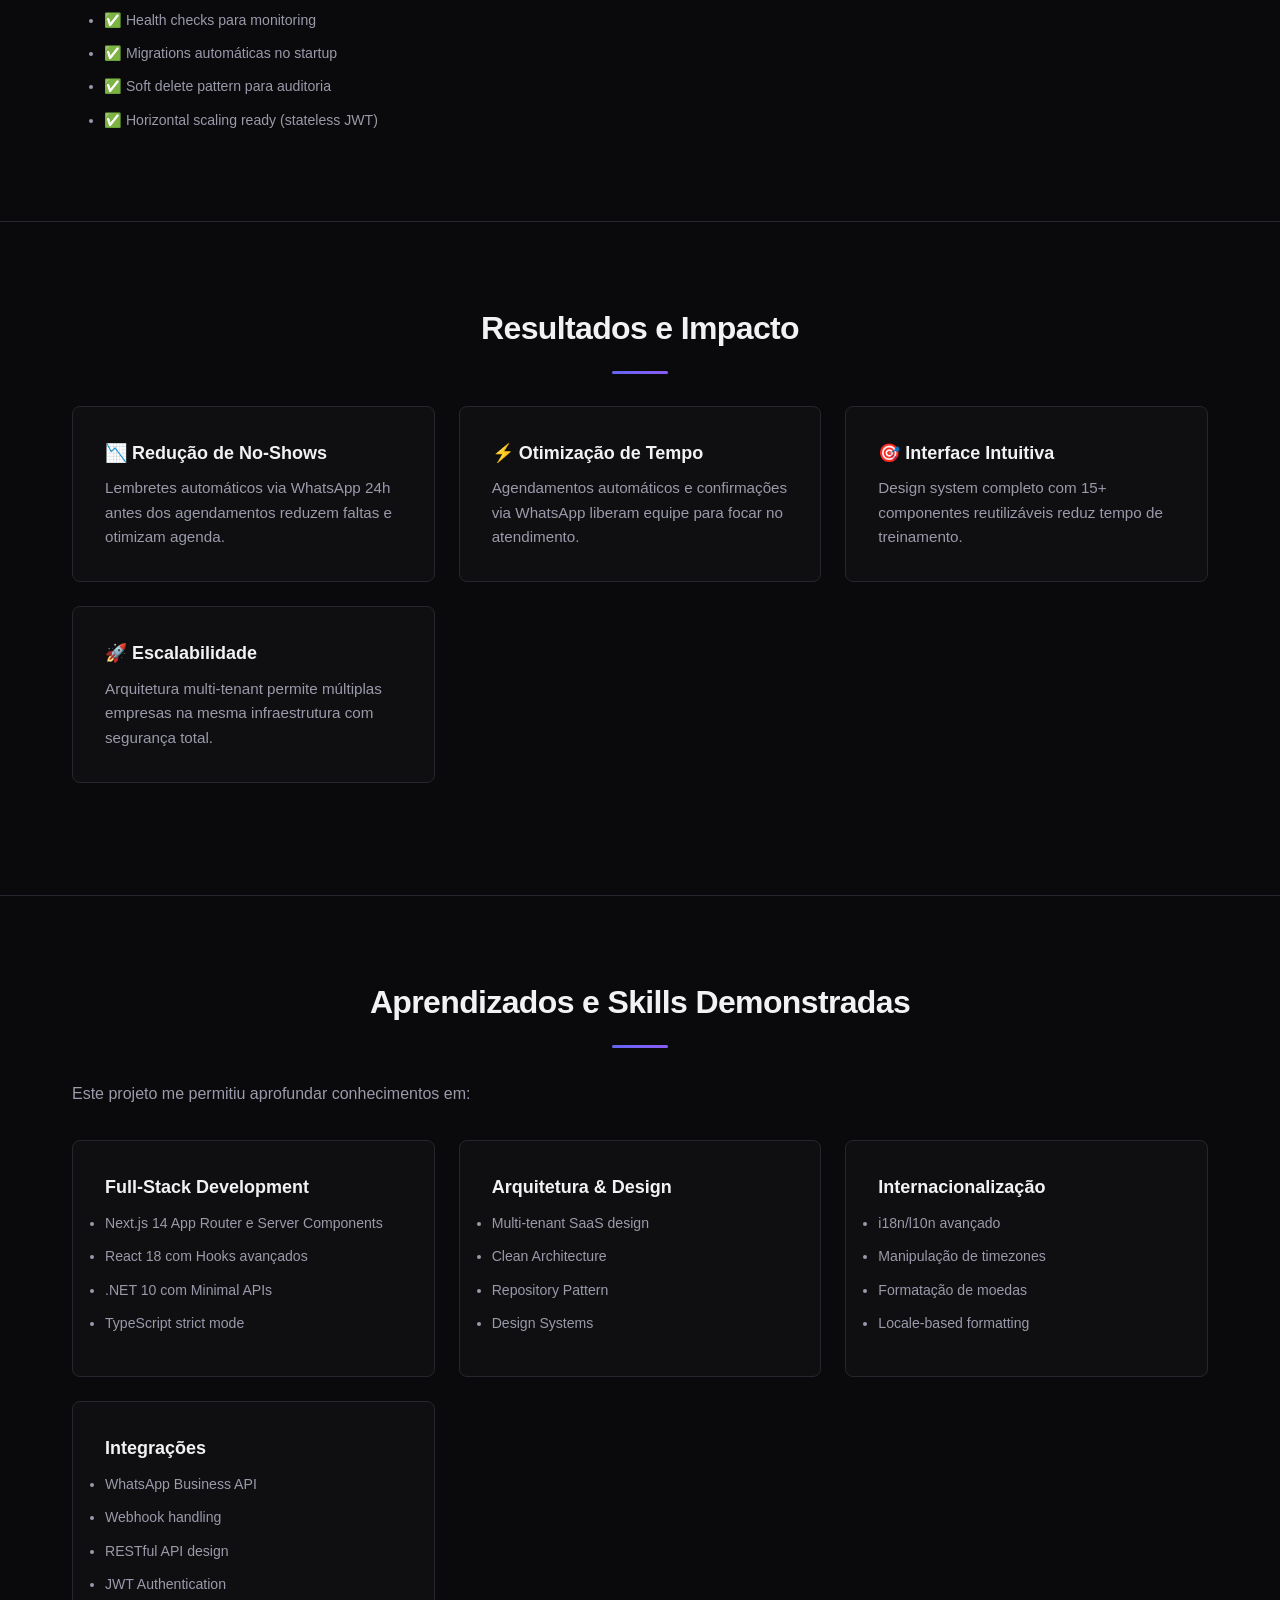
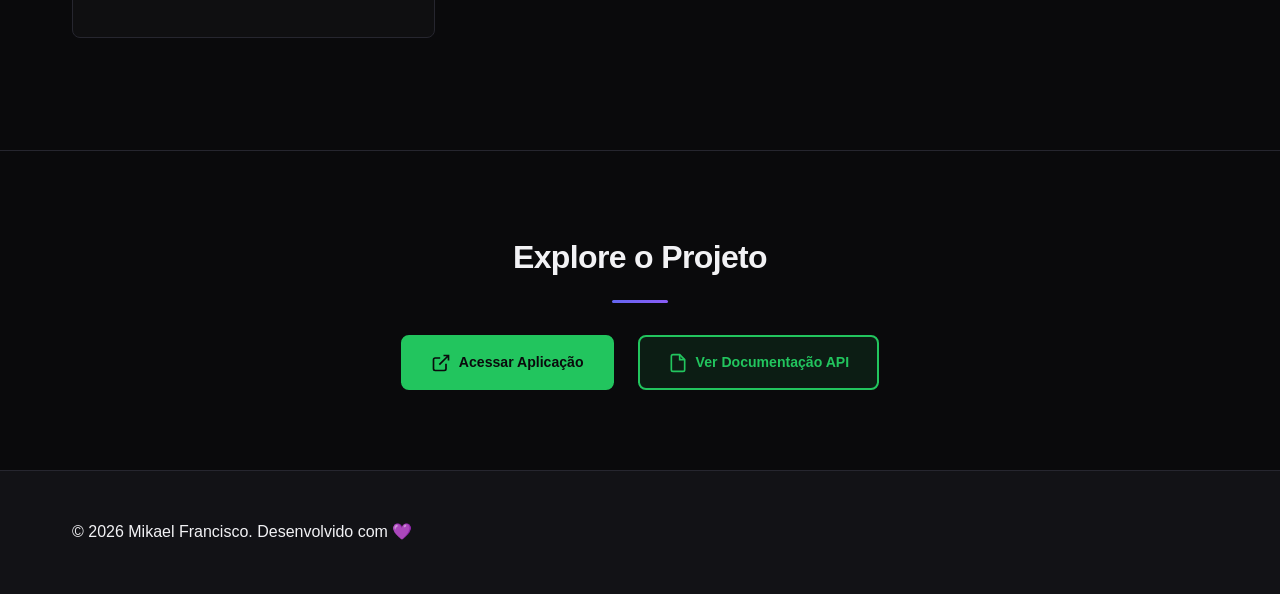
<file: petrukio-details.html>
<!DOCTYPE html>
<html lang="pt-BR">
<head>
    <meta charset="UTF-8">
    <meta name="viewport" content="width=device-width, initial-scale=1.0">
    <meta name="description" content="Petrukio - Sistema SaaS de gestão para Pet Shops com arquitetura multi-tenant">
    <title>Petrukio - Detalhes do Projeto</title>
    <link rel="stylesheet" href="style.css">
    <style>
        /* Estilos específicos para a página de detalhes */
        .back-button {
            display: inline-flex;
            align-items: center;
            gap: 0.5rem;
            color: var(--accent-primary);
            text-decoration: none;
            font-weight: 600;
            margin-bottom: var(--spacing-lg);
            transition: all var(--transition-fast);
        }

        .back-button:hover {
            gap: 0.75rem;
            color: var(--accent-hover);
        }

        .project-hero {
            background: linear-gradient(135deg, #1a1a2e 0%, #0a0a0a 100%);
            padding: var(--spacing-2xl) 0;
            border-bottom: 1px solid var(--border-color);
        }

        .project-header {
            text-align: center;
            margin-bottom: var(--spacing-xl);
        }

        .project-header h1 {
            font-size: 3rem;
            margin-bottom: var(--spacing-sm);
            background: linear-gradient(135deg, #22c55e 0%, #16a34a 100%);
            -webkit-background-clip: text;
            -webkit-text-fill-color: transparent;
            background-clip: text;
        }

        .project-tagline {
            font-size: 1.3rem;
            color: var(--text-secondary);
            margin-bottom: var(--spacing-md);
        }

        .project-badges {
            display: flex;
            gap: var(--spacing-sm);
            justify-content: center;
            flex-wrap: wrap;
            margin-bottom: var(--spacing-lg);
        }

        .badge {
            padding: 0.4rem 1rem;
            background: rgba(34, 197, 94, 0.1);
            border: 1px solid rgba(34, 197, 94, 0.3);
            border-radius: 50px;
            font-size: 0.85rem;
            color: #22c55e;
            font-weight: 500;
        }

        .project-actions {
            display: flex;
            gap: var(--spacing-md);
            justify-content: center;
            flex-wrap: wrap;
        }

        .action-btn {
            display: inline-flex;
            align-items: center;
            gap: 0.5rem;
            padding: 0.875rem 1.75rem;
            background: rgba(34, 197, 94, 0.1);
            border: 2px solid #22c55e;
            color: #22c55e;
            text-decoration: none;
            border-radius: 8px;
            font-weight: 600;
            transition: all var(--transition-fast);
        }

        .action-btn:hover {
            background: #22c55e;
            color: var(--bg-primary);
            transform: translateY(-2px);
        }

        .action-btn.primary {
            background: #22c55e;
            color: var(--bg-primary);
        }

        .action-btn.primary:hover {
            background: #16a34a;
            border-color: #16a34a;
        }

        .content-section {
            padding: var(--spacing-2xl) 0;
            border-bottom: 1px solid var(--border-color);
        }

        .content-section:last-child {
            border-bottom: none;
        }

        .section-title {
            font-size: 2rem;
            margin-bottom: var(--spacing-lg);
            color: var(--text-primary);
        }

        .subsection-title {
            font-size: 1.5rem;
            margin: var(--spacing-lg) 0 var(--spacing-md);
            color: var(--accent-primary);
        }

        .text-content {
            line-height: 1.8;
            color: var(--text-secondary);
            margin-bottom: var(--spacing-md);
        }

        .highlight-box {
            background: rgba(34, 197, 94, 0.05);
            border-left: 4px solid #22c55e;
            padding: var(--spacing-lg);
            margin: var(--spacing-lg) 0;
            border-radius: 4px;
        }

        .feature-grid {
            display: grid;
            grid-template-columns: repeat(auto-fit, minmax(280px, 1fr));
            gap: var(--spacing-md);
            margin: var(--spacing-lg) 0;
        }

        .feature-card {
            background: rgba(255, 255, 255, 0.02);
            border: 1px solid var(--border-color);
            border-radius: 8px;
            padding: var(--spacing-lg);
            transition: all var(--transition-fast);
        }

        .feature-card:hover {
            border-color: #22c55e;
            transform: translateY(-2px);
            box-shadow: 0 4px 12px rgba(34, 197, 94, 0.1);
        }

        .feature-icon {
            font-size: 2rem;
            margin-bottom: var(--spacing-sm);
        }

        .feature-title {
            font-size: 1.2rem;
            color: var(--text-primary);
            margin-bottom: var(--spacing-sm);
        }

        .feature-description {
            color: var(--text-secondary);
            font-size: 0.95rem;
            line-height: 1.6;
        }

        .tech-stack {
            display: flex;
            flex-wrap: wrap;
            gap: var(--spacing-sm);
            margin: var(--spacing-md) 0;
        }

        .tech-item {
            padding: 0.5rem 1rem;
            background: rgba(34, 197, 94, 0.1);
            border: 1px solid rgba(34, 197, 94, 0.2);
            border-radius: 6px;
            color: #22c55e;
            font-size: 0.9rem;
            font-weight: 500;
        }

        .stats-grid {
            display: grid;
            grid-template-columns: repeat(auto-fit, minmax(200px, 1fr));
            gap: var(--spacing-md);
            margin: var(--spacing-lg) 0;
        }

        .stat-card {
            text-align: center;
            padding: var(--spacing-lg);
            background: rgba(255, 255, 255, 0.02);
            border: 1px solid var(--border-color);
            border-radius: 8px;
        }

        .stat-number {
            font-size: 2.5rem;
            font-weight: 700;
            color: #22c55e;
            display: block;
            margin-bottom: var(--spacing-xs);
        }

        .stat-label {
            color: var(--text-secondary);
            font-size: 0.9rem;
        }

        .code-block {
            background: #0a0a0a;
            border: 1px solid var(--border-color);
            border-radius: 8px;
            padding: var(--spacing-lg);
            margin: var(--spacing-lg) 0;
            overflow-x: auto;
        }

        .code-block pre {
            margin: 0;
            color: #22c55e;
            font-family: 'Courier New', monospace;
            font-size: 0.9rem;
            line-height: 1.6;
        }

        .challenge-list {
            list-style: none;
            padding: 0;
        }

        .challenge-item {
            padding: var(--spacing-md);
            margin-bottom: var(--spacing-sm);
            background: rgba(255, 255, 255, 0.02);
            border-left: 3px solid #22c55e;
            border-radius: 4px;
        }

        .challenge-item strong {
            color: #22c55e;
            display: block;
            margin-bottom: var(--spacing-xs);
        }

        ul.simple-list {
            margin-left: var(--spacing-lg);
            color: var(--text-secondary);
        }

        ul.simple-list li {
            margin-bottom: var(--spacing-xs);
        }

        @media (max-width: 768px) {
            .project-header h1 {
                font-size: 2rem;
            }

            .project-tagline {
                font-size: 1.1rem;
            }

            .section-title {
                font-size: 1.5rem;
            }
        }
    </style>
</head>
<body>
    <div class="container" style="padding-top: var(--spacing-lg);">
        <a href="index.html" class="back-button">
            <svg width="20" height="20" viewBox="0 0 24 24" fill="none" stroke="currentColor" stroke-width="2">
                <path d="M19 12H5M12 19l-7-7 7-7"/>
            </svg>
            Voltar ao Portfólio
        </a>
    </div>

    <!-- Project Hero -->
    <section class="project-hero">
        <div class="container">
            <div class="project-header">
                <h1>🐾 Petrukio</h1>
                <p class="project-tagline">Sistema SaaS enterprise-grade de gestão para Pet Shops</p>
                
                <div class="project-badges">
                    <span class="badge">Full-Stack</span>
                    <span class="badge">Multi-Tenant</span>
                    <span class="badge">Enterprise SaaS</span>
                    <span class="badge">i18n</span>
                    <span class="badge">WhatsApp Integration</span>
                </div>

                <div class="project-actions">
                    <a href="https://petrukio-app.vercel.app" target="_blank" class="action-btn primary">
                        <svg width="20" height="20" viewBox="0 0 24 24" fill="none" stroke="currentColor" stroke-width="2">
                            <path d="M18 13v6a2 2 0 0 1-2 2H5a2 2 0 0 1-2-2V8a2 2 0 0 1 2-2h6M15 3h6v6M10 14L21 3"/>
                        </svg>
                        Ver Aplicação
                    </a>
                    <a href="https://petrukioapp-api.onrender.com/scalar/v1" target="_blank" class="action-btn">
                        <svg width="20" height="20" viewBox="0 0 24 24" fill="none" stroke="currentColor" stroke-width="2">
                            <path d="M14 2H6a2 2 0 0 0-2 2v16a2 2 0 0 0 2 2h12a2 2 0 0 0 2-2V8z"/>
                            <polyline points="14 2 14 8 20 8"/>
                            <line x1="16" y1="13" x2="8" y2="13"/>
                            <line x1="16" y1="17" x2="8" y2="17"/>
                            <polyline points="10 9 9 9 8 9"/>
                        </svg>
                        Documentação API
                    </a>
                    <a href="https://github.com/Gipsy7/PetrukioApp" target="_blank" class="action-btn">
                        <svg width="20" height="20" viewBox="0 0 24 24" fill="currentColor">
                            <path d="M12 0c-6.626 0-12 5.373-12 12 0 5.302 3.438 9.8 8.207 11.387.599.111.793-.261.793-.577v-2.234c-3.338.726-4.033-1.416-4.033-1.416-.546-1.387-1.333-1.756-1.333-1.756-1.089-.745.083-.729.083-.729 1.205.084 1.839 1.237 1.839 1.237 1.07 1.834 2.807 1.304 3.492.997.107-.775.418-1.305.762-1.604-2.665-.305-5.467-1.334-5.467-5.931 0-1.311.469-2.381 1.236-3.221-.124-.303-.535-1.524.117-3.176 0 0 1.008-.322 3.301 1.23.957-.266 1.983-.399 3.003-.404 1.02.005 2.047.138 3.006.404 2.291-1.552 3.297-1.23 3.297-1.23.653 1.653.242 2.874.118 3.176.77.84 1.235 1.911 1.235 3.221 0 4.609-2.807 5.624-5.479 5.921.43.372.823 1.102.823 2.222v3.293c0 .319.192.694.801.576 4.765-1.589 8.199-6.086 8.199-11.386 0-6.627-5.373-12-12-12z"/>
                        </svg>
                        GitHub
                    </a>
                </div>
            </div>
        </div>
    </section>

    <!-- Overview -->
    <section class="content-section">
        <div class="container">
            <h2 class="section-title">Visão Geral do Projeto</h2>
            
            <div class="highlight-box">
                <p class="text-content" style="margin-bottom: 0;">
                    <strong>Petrukio</strong> é uma solução SaaS completa para gerenciamento de pet shops, clínicas veterinárias e estabelecimentos similares. 
                    Desenvolvido do zero com arquitetura full-stack moderna, implementa um sistema <strong>multi-tenant completo</strong>, 
                    permitindo que múltiplas empresas utilizem a mesma infraestrutura com total isolamento de dados.
                </p>
            </div>

            <p class="text-content">
                O sistema resolve problemas reais do mercado: pet shops enfrentam dificuldades em gerenciar agendamentos manualmente, 
                lidar com confirmações via telefone e organizar dados de clientes/pets de forma eficiente. Petrukio automatiza todo esse 
                fluxo, reduzindo no-shows e otimizando o tempo da equipe.
            </p>

            <div class="stats-grid">
                <div class="stat-card">
                    <span class="stat-number">15k+</span>
                    <span class="stat-label">Linhas de Código</span>
                </div>
                <div class="stat-card">
                    <span class="stat-number">40+</span>
                    <span class="stat-label">Endpoints API</span>
                </div>
                <div class="stat-card">
                    <span class="stat-number">612+</span>
                    <span class="stat-label">Translation Keys</span>
                </div>
                <div class="stat-card">
                    <span class="stat-number">30+</span>
                    <span class="stat-label">Componentes React</span>
                </div>
            </div>
        </div>
    </section>

    <!-- Technologies -->
    <section class="content-section">
        <div class="container">
            <h2 class="section-title">Stack Tecnológica</h2>

            <h3 class="subsection-title">Frontend</h3>
            <div class="tech-stack">
                <span class="tech-item">Next.js 14</span>
                <span class="tech-item">React 18</span>
                <span class="tech-item">TypeScript 5</span>
                <span class="tech-item">Tailwind CSS</span>
                <span class="tech-item">i18next</span>
                <span class="tech-item">Context API</span>
            </div>

            <h3 class="subsection-title">Backend</h3>
            <div class="tech-stack">
                <span class="tech-item">.NET 10</span>
                <span class="tech-item">C# 14</span>
                <span class="tech-item">ASP.NET Core</span>
                <span class="tech-item">Entity Framework Core 9</span>
                <span class="tech-item">PostgreSQL</span>
                <span class="tech-item">JWT Authentication</span>
            </div>

            <h3 class="subsection-title">Integrações & DevOps</h3>
            <div class="tech-stack">
                <span class="tech-item">WhatsApp Business API</span>
                <span class="tech-item">Docker</span>
                <span class="tech-item">Render.com</span>
                <span class="tech-item">Vercel</span>
                <span class="tech-item">Scalar API Docs</span>
            </div>
        </div>
    </section>

    <!-- Features -->
    <section class="content-section">
        <div class="container">
            <h2 class="section-title">Funcionalidades Principais</h2>

            <div class="feature-grid">
                <div class="feature-card">
                    <div class="feature-icon">🏢</div>
                    <h3 class="feature-title">Multi-Tenancy Completo</h3>
                    <p class="feature-description">
                        Isolamento total de dados por empresa. Cada tenant tem configurações independentes (idioma, moeda, fuso horário) 
                        com registro automatizado e setup instantâneo.
                    </p>
                </div>

                <div class="feature-card">
                    <div class="feature-icon">📅</div>
                    <h3 class="feature-title">Agendamentos Inteligentes</h3>
                    <p class="feature-description">
                        Sistema de slots com granularidade de 15 minutos, validação de conflitos automática, múltiplos status 
                        (pendente, confirmado, cancelado, concluído) e cálculo automático de preços.
                    </p>
                </div>

                <div class="feature-card">
                    <div class="feature-icon">📱</div>
                    <h3 class="feature-title">Integração WhatsApp</h3>
                    <p class="feature-description">
                        Menu interativo para agendamento self-service, confirmações e lembretes automáticos, webhooks em tempo real 
                        e fallback seguro para compatibilidade universal.
                    </p>
                </div>

                <div class="feature-card">
                    <div class="feature-icon">🌍</div>
                    <h3 class="feature-title">Internacionalização Avançada</h3>
                    <p class="feature-description">
                        3 idiomas completos (pt-BR, en-US, es-ES) com 612+ chaves de tradução, alternância em tempo real, 
                        formatação automática de moedas e datas por locale.
                    </p>
                </div>

                <div class="feature-card">
                    <div class="feature-icon">💰</div>
                    <h3 class="feature-title">Gestão de Moedas</h3>
                    <p class="feature-description">
                        Suporte para BRL, USD, EUR com sistema independente do idioma, formatação baseada em Intl.NumberFormat 
                        e conversão automática de valores.
                    </p>
                </div>

                <div class="feature-card">
                    <div class="feature-icon">⏰</div>
                    <h3 class="feature-title">Timezone-Aware</h3>
                    <p class="feature-description">
                        Conversão automática entre UTC (backend) e timezone local (frontend), garantindo precisão de agendamentos 
                        independente do fuso horário do tenant.
                    </p>
                </div>

                <div class="feature-card">
                    <div class="feature-icon">👥</div>
                    <h3 class="feature-title">Gestão Completa</h3>
                    <p class="feature-description">
                        CRUD completo para clientes, pets, serviços e usuários. Histórico de atividades, soft delete para preservação 
                        de dados e sistema de roles (Owner, Admin, User, ReadOnly).
                    </p>
                </div>

                <div class="feature-card">
                    <div class="feature-icon">📊</div>
                    <h3 class="feature-title">Dashboard com Métricas</h3>
                    <p class="feature-description">
                        KPIs em tempo real, visualização de próximos agendamentos, filtros por data e status, 
                        carregamento assíncrono otimizado com skeleton screens.
                    </p>
                </div>
            </div>
        </div>
    </section>

    <!-- Architecture -->
    <section class="content-section">
        <div class="container">
            <h2 class="section-title">Arquitetura e Padrões</h2>

            <h3 class="subsection-title">Frontend Architecture</h3>
            <div class="code-block">
                <pre>App Router (Next.js 14) com file-based routing
├── Client Components ("use client") para interatividade
├── Custom Hooks para lógica compartilhada
│   ├── useAuth() - Autenticação e autorização
│   ├── useCurrency() - Formatação de moedas
│   ├── useTimeZone() - Conversão de fusos horários
│   └── useLanguage() - Internacionalização
├── Context API para estado global (Auth, Toast)
├── Componentes UI primitivos reutilizáveis
└── Separação clara: components/ | services/ | hooks/ | utils/</pre>
            </div>

            <h3 class="subsection-title">Backend Architecture</h3>
            <div class="code-block">
                <pre>Clean Architecture com separação de concerns
├── Repository Pattern + Unit of Work
├── Service Layer para lógica de negócio
├── Minimal APIs (ASP.NET Core)
├── JWT Authentication com refresh tokens
├── Multi-tenant com TenantId em cada requisição
├── Soft delete para registros
└── Migrations automáticas com EF Core</pre>
            </div>

            <h3 class="subsection-title">Segurança</h3>
            <ul class="simple-list">
                <li>✅ JWT tokens com validação completa em cada requisição</li>
                <li>✅ HTTPS enforcement em produção</li>
                <li>✅ Multi-tenant data isolation (zero vazamento de dados)</li>
                <li>✅ Input validation e sanitization</li>
                <li>✅ CORS configurado adequadamente</li>
                <li>✅ Webhook signature validation (WhatsApp)</li>
            </ul>
        </div>
    </section>

    <!-- Technical Challenges -->
    <section class="content-section">
        <div class="container">
            <h2 class="section-title">Desafios Técnicos Superados</h2>

            <ul class="challenge-list">
                <li class="challenge-item">
                    <strong>1. Conversão de Timezone</strong>
                    Implementei sistema completo de conversão entre UTC (backend) e timezone local (frontend), garantindo que 
                    agendamentos sejam precisos independente do fuso horário do tenant. Todos os cálculos consideram horário de 
                    funcionamento local.
                </li>

                <li class="challenge-item">
                    <strong>2. Independência Moeda-Idioma</strong>
                    Criei sistema onde moeda e idioma são independentes, permitindo tenant brasileiro usar USD ou tenant americano 
                    usar BRL, com formatação correta baseada em locale. Utiliza Intl.NumberFormat para precisão.
                </li>

                <li class="challenge-item">
                    <strong>3. WhatsApp Menu Interativo</strong>
                    Desenvolvi fallback inteligente quando dispositivo não suporta menus/botões, garantindo compatibilidade universal. 
                    Webhooks processam mensagens em tempo real com validação de assinatura.
                </li>

                <li class="challenge-item">
                    <strong>4. Detecção de Conflitos</strong>
                    Implementei algoritmo que detecta conflitos de agendamento considerando duração de serviços e sobreposição de horários, 
                    validando disponibilidade antes de confirmar.
                </li>

                <li class="challenge-item">
                    <strong>5. Multi-Tenant Isolation</strong>
                    Garanti isolamento completo de dados com validação em cada endpoint, impedindo acesso cruzado entre tenants. 
                    TenantId é extraído do JWT e aplicado em todas as queries automaticamente.
                </li>

                <li class="challenge-item">
                    <strong>6. Internacionalização Real</strong>
                    Não é apenas tradução de strings - implementei formatação de moedas, datas e números que respeitam locale. 
                    Sistema carrega idioma da API e permite mudança dinâmica sem reload.
                </li>
            </ul>
        </div>
    </section>

    <!-- API Highlights -->
    <section class="content-section">
        <div class="container">
            <h2 class="section-title">Destaques da API REST</h2>

            <div class="highlight-box">
                <p class="text-content">
                    A API foi desenvolvida com <strong>.NET 10</strong> e <strong>PostgreSQL</strong>, implementando padrões modernos 
                    de arquitetura e documentação interativa completa com Scalar UI.
                </p>
            </div>

            <h3 class="subsection-title">Endpoints Principais (40+)</h3>
            <ul class="simple-list">
                <li><strong>Authentication & Users:</strong> Registro, login JWT, gestão de usuários por tenant</li>
                <li><strong>Tenants & Settings:</strong> Configurações por empresa (idioma, moeda, timezone, horário de funcionamento)</li>
                <li><strong>Customers:</strong> CRUD completo com endereço integrado e histórico</li>
                <li><strong>Pets:</strong> Cadastro com espécie, raça, peso, alergias e notas comportamentais</li>
                <li><strong>Services:</strong> Catálogo com preços, duração e status ativo/inativo</li>
                <li><strong>Appointments:</strong> Gestão completa com ações de status (confirmar, iniciar, concluir, cancelar)</li>
                <li><strong>Integrations:</strong> Configuração WhatsApp, webhooks e envio de mensagens</li>
            </ul>

            <h3 class="subsection-title">Características Técnicas</h3>
            <ul class="simple-list">
                <li>✅ OpenAPI 3.0 com documentação interativa (Scalar)</li>
                <li>✅ Repository Pattern com queries otimizadas</li>
                <li>✅ Global exception handling com logging estruturado</li>
                <li>✅ CORS configurado para múltiplos origins</li>
                <li>✅ Health checks para monitoring</li>
                <li>✅ Migrations automáticas no startup</li>
                <li>✅ Soft delete pattern para auditoria</li>
                <li>✅ Horizontal scaling ready (stateless JWT)</li>
            </ul>
        </div>
    </section>

    <!-- Results -->
    <section class="content-section">
        <div class="container">
            <h2 class="section-title">Resultados e Impacto</h2>

            <div class="feature-grid">
                <div class="feature-card">
                    <h3 class="feature-title">📉 Redução de No-Shows</h3>
                    <p class="feature-description">
                        Lembretes automáticos via WhatsApp 24h antes dos agendamentos reduzem faltas e otimizam agenda.
                    </p>
                </div>

                <div class="feature-card">
                    <h3 class="feature-title">⚡ Otimização de Tempo</h3>
                    <p class="feature-description">
                        Agendamentos automáticos e confirmações via WhatsApp liberam equipe para focar no atendimento.
                    </p>
                </div>

                <div class="feature-card">
                    <h3 class="feature-title">🎯 Interface Intuitiva</h3>
                    <p class="feature-description">
                        Design system completo com 15+ componentes reutilizáveis reduz tempo de treinamento.
                    </p>
                </div>

                <div class="feature-card">
                    <h3 class="feature-title">🚀 Escalabilidade</h3>
                    <p class="feature-description">
                        Arquitetura multi-tenant permite múltiplas empresas na mesma infraestrutura com segurança total.
                    </p>
                </div>
            </div>
        </div>
    </section>

    <!-- Learning -->
    <section class="content-section">
        <div class="container">
            <h2 class="section-title">Aprendizados e Skills Demonstradas</h2>

            <div class="text-content">
                <p>Este projeto me permitiu aprofundar conhecimentos em:</p>
            </div>

            <div class="feature-grid">
                <div class="feature-card">
                    <h3 class="feature-title">Full-Stack Development</h3>
                    <ul class="simple-list" style="margin-left: 0;">
                        <li>Next.js 14 App Router e Server Components</li>
                        <li>React 18 com Hooks avançados</li>
                        <li>.NET 10 com Minimal APIs</li>
                        <li>TypeScript strict mode</li>
                    </ul>
                </div>

                <div class="feature-card">
                    <h3 class="feature-title">Arquitetura & Design</h3>
                    <ul class="simple-list" style="margin-left: 0;">
                        <li>Multi-tenant SaaS design</li>
                        <li>Clean Architecture</li>
                        <li>Repository Pattern</li>
                        <li>Design Systems</li>
                    </ul>
                </div>

                <div class="feature-card">
                    <h3 class="feature-title">Internacionalização</h3>
                    <ul class="simple-list" style="margin-left: 0;">
                        <li>i18n/l10n avançado</li>
                        <li>Manipulação de timezones</li>
                        <li>Formatação de moedas</li>
                        <li>Locale-based formatting</li>
                    </ul>
                </div>

                <div class="feature-card">
                    <h3 class="feature-title">Integrações</h3>
                    <ul class="simple-list" style="margin-left: 0;">
                        <li>WhatsApp Business API</li>
                        <li>Webhook handling</li>
                        <li>RESTful API design</li>
                        <li>JWT Authentication</li>
                    </ul>
                </div>
            </div>
        </div>
    </section>

    <!-- Footer Actions -->
    <section class="content-section" style="border-bottom: none;">
        <div class="container" style="text-align: center;">
            <h2 class="section-title">Explore o Projeto</h2>
            <div class="project-actions">
                <a href="https://petrukio-app.vercel.app" target="_blank" class="action-btn primary">
                    <svg width="20" height="20" viewBox="0 0 24 24" fill="none" stroke="currentColor" stroke-width="2">
                        <path d="M18 13v6a2 2 0 0 1-2 2H5a2 2 0 0 1-2-2V8a2 2 0 0 1 2-2h6M15 3h6v6M10 14L21 3"/>
                    </svg>
                    Acessar Aplicação
                </a>
                <a href="https://petrukioapp-api.onrender.com/scalar/v1" target="_blank" class="action-btn">
                    <svg width="20" height="20" viewBox="0 0 24 24" fill="none" stroke="currentColor" stroke-width="2">
                        <path d="M14 2H6a2 2 0 0 0-2 2v16a2 2 0 0 0 2 2h12a2 2 0 0 0 2-2V8z"/>
                        <polyline points="14 2 14 8 20 8"/>
                    </svg>
                    Ver Documentação API
                </a>
            </div>
        </div>
    </section>

    <!-- Footer -->
    <footer class="footer">
        <div class="container">
            <p>&copy; 2026 Mikael Francisco. Desenvolvido com 💜</p>
        </div>
    </footer>

    <script src="script.js"></script>
</body>
</html>
</file>
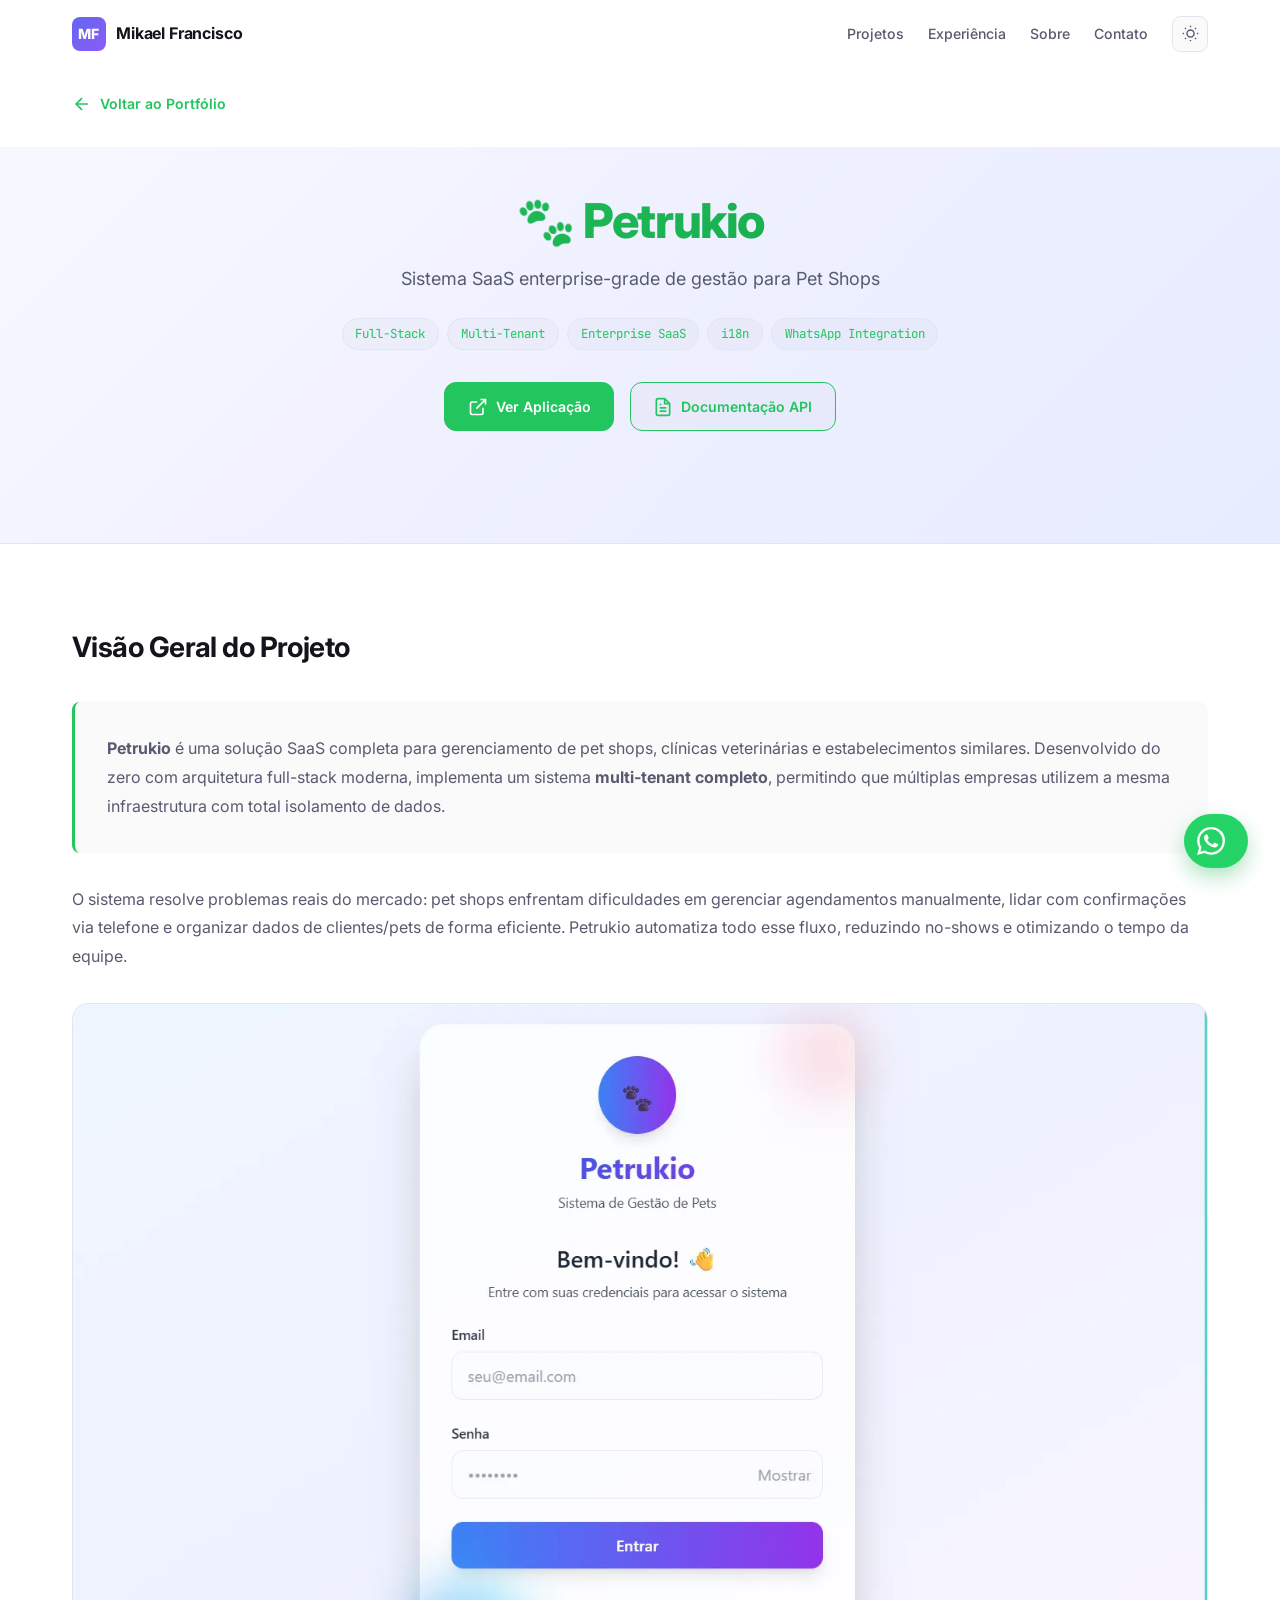
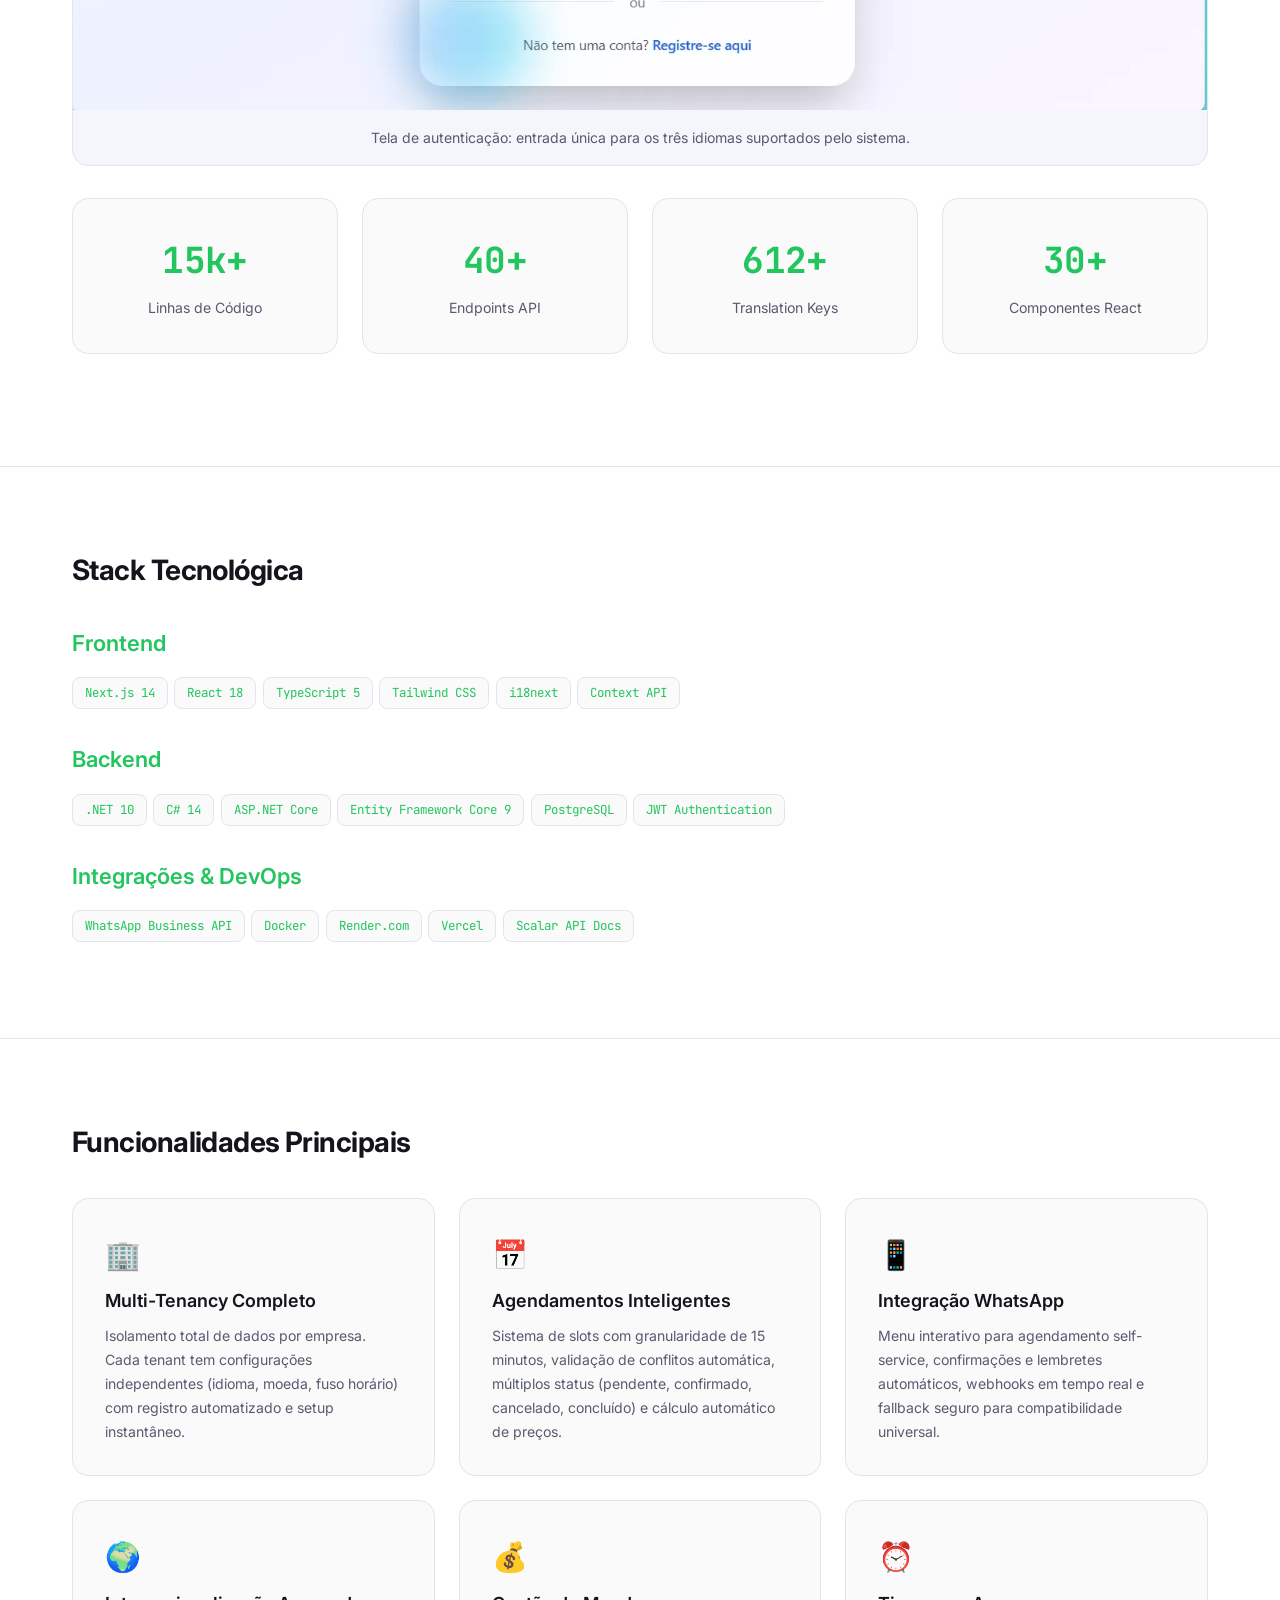
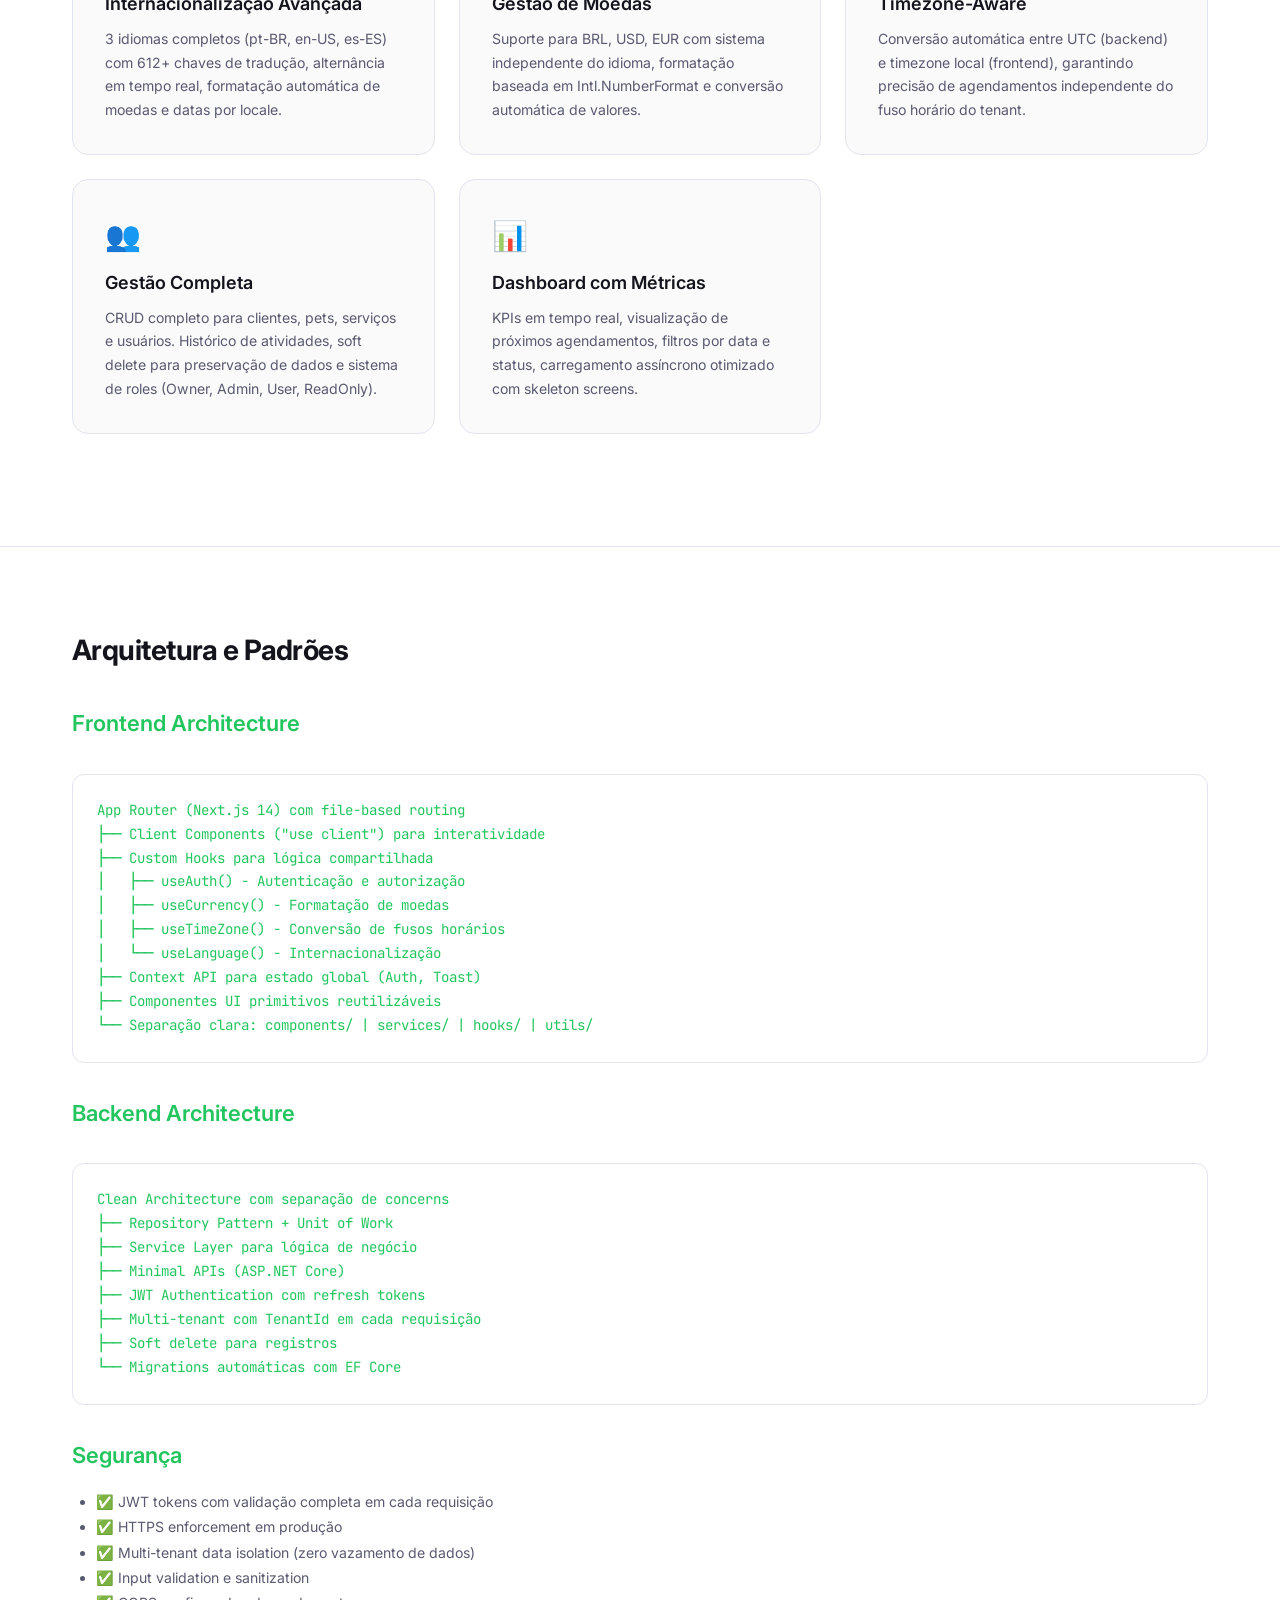
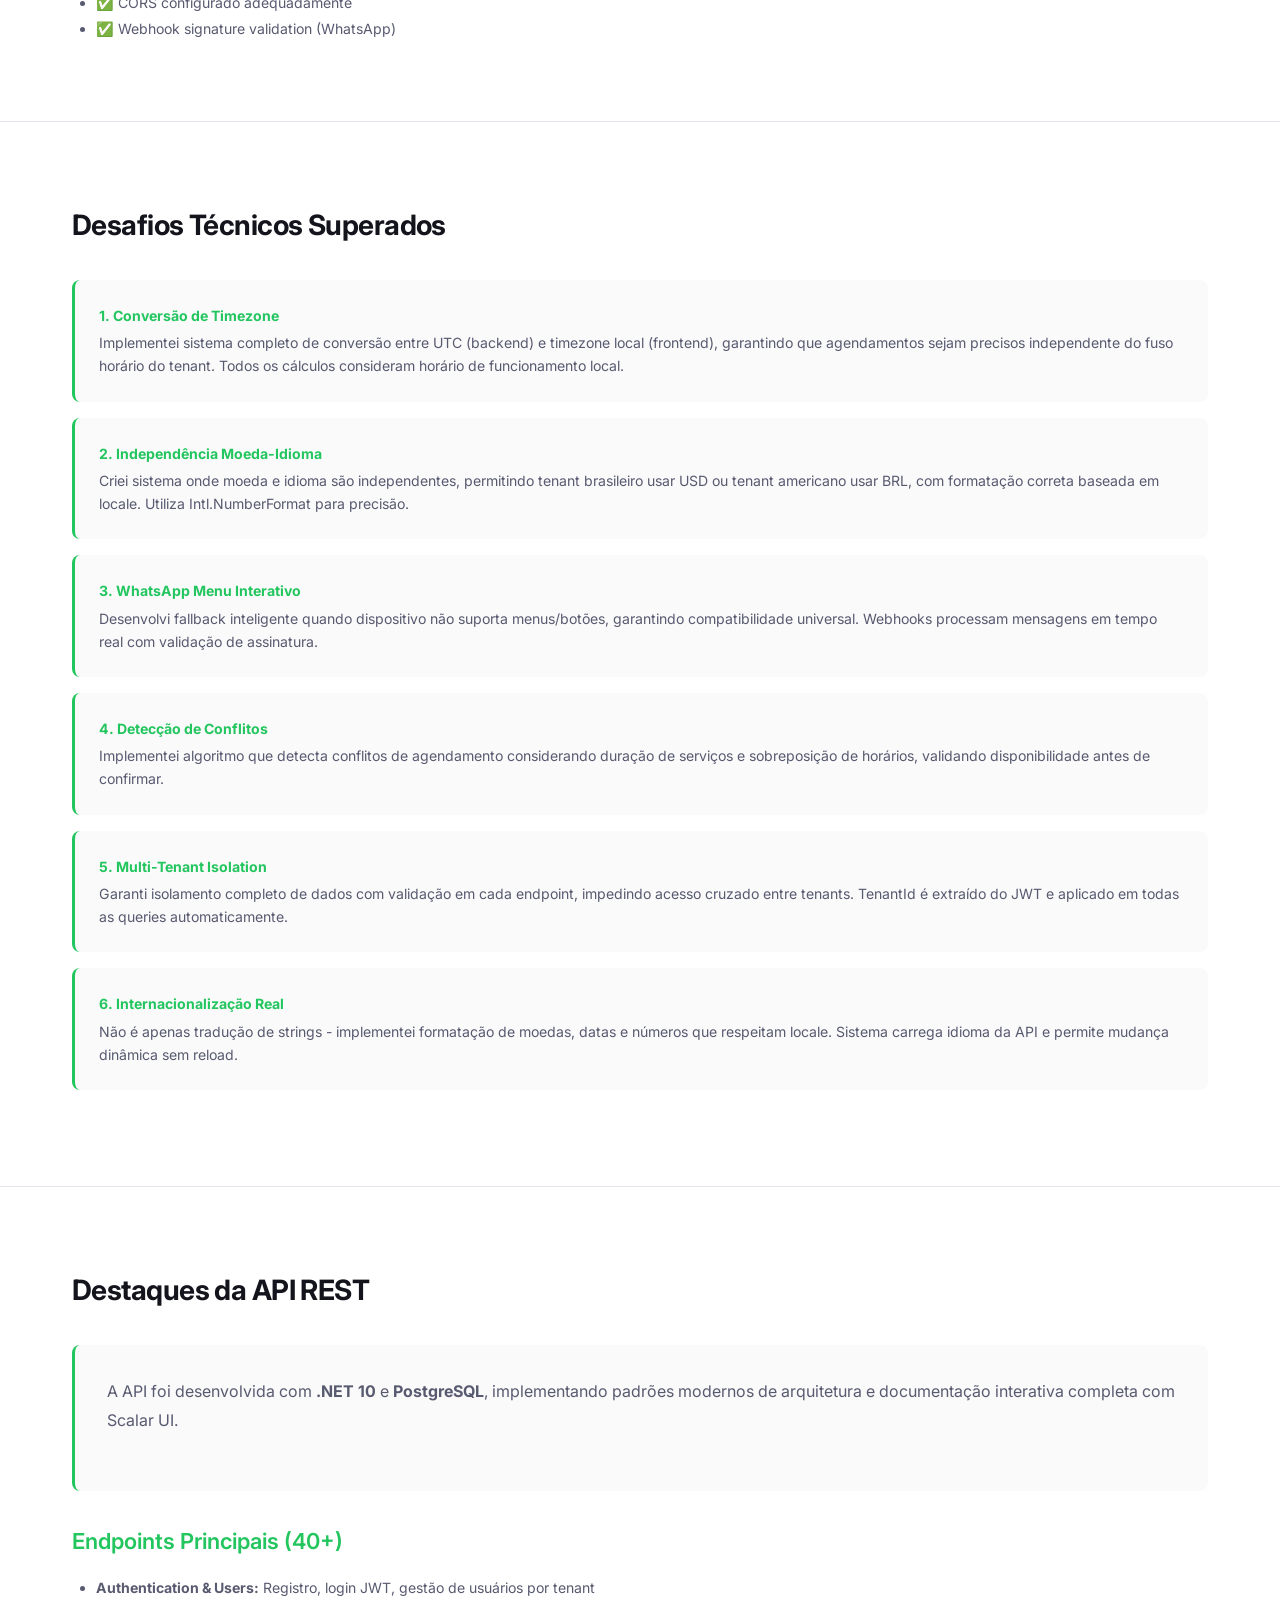
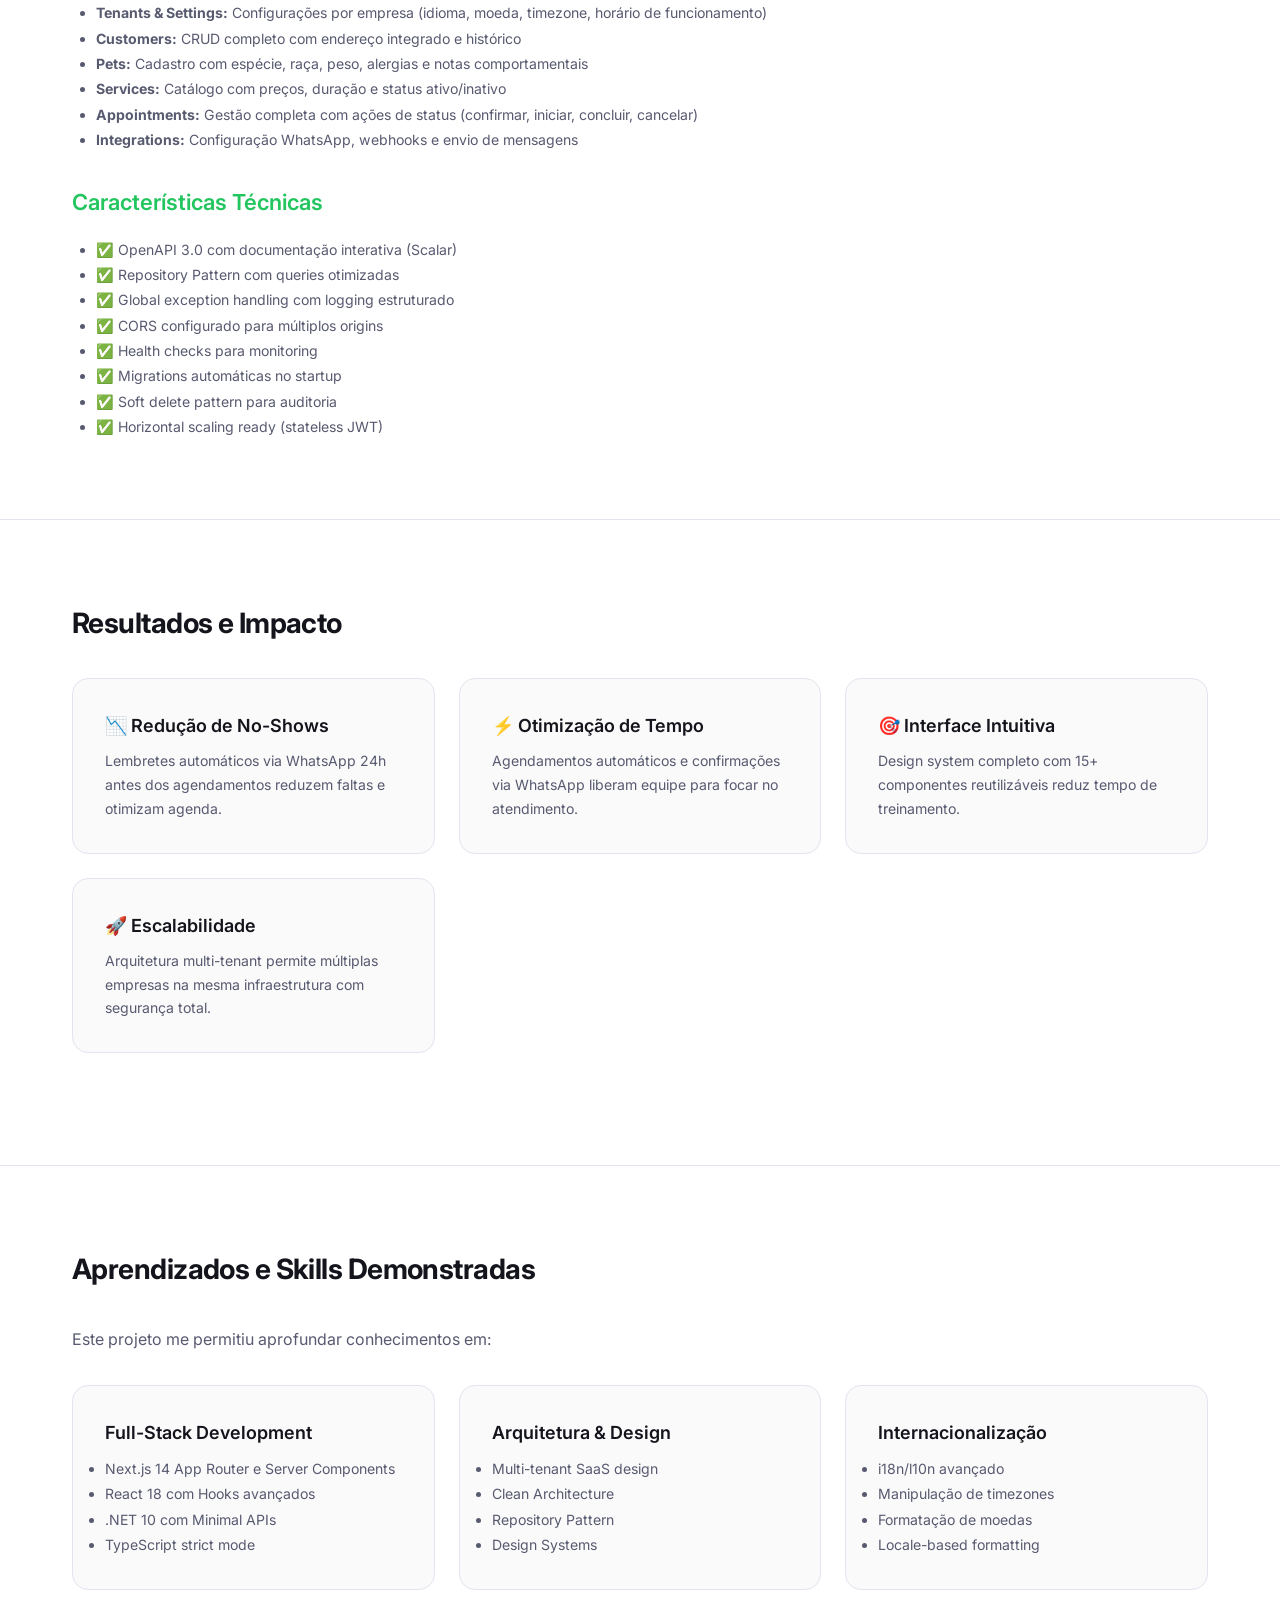
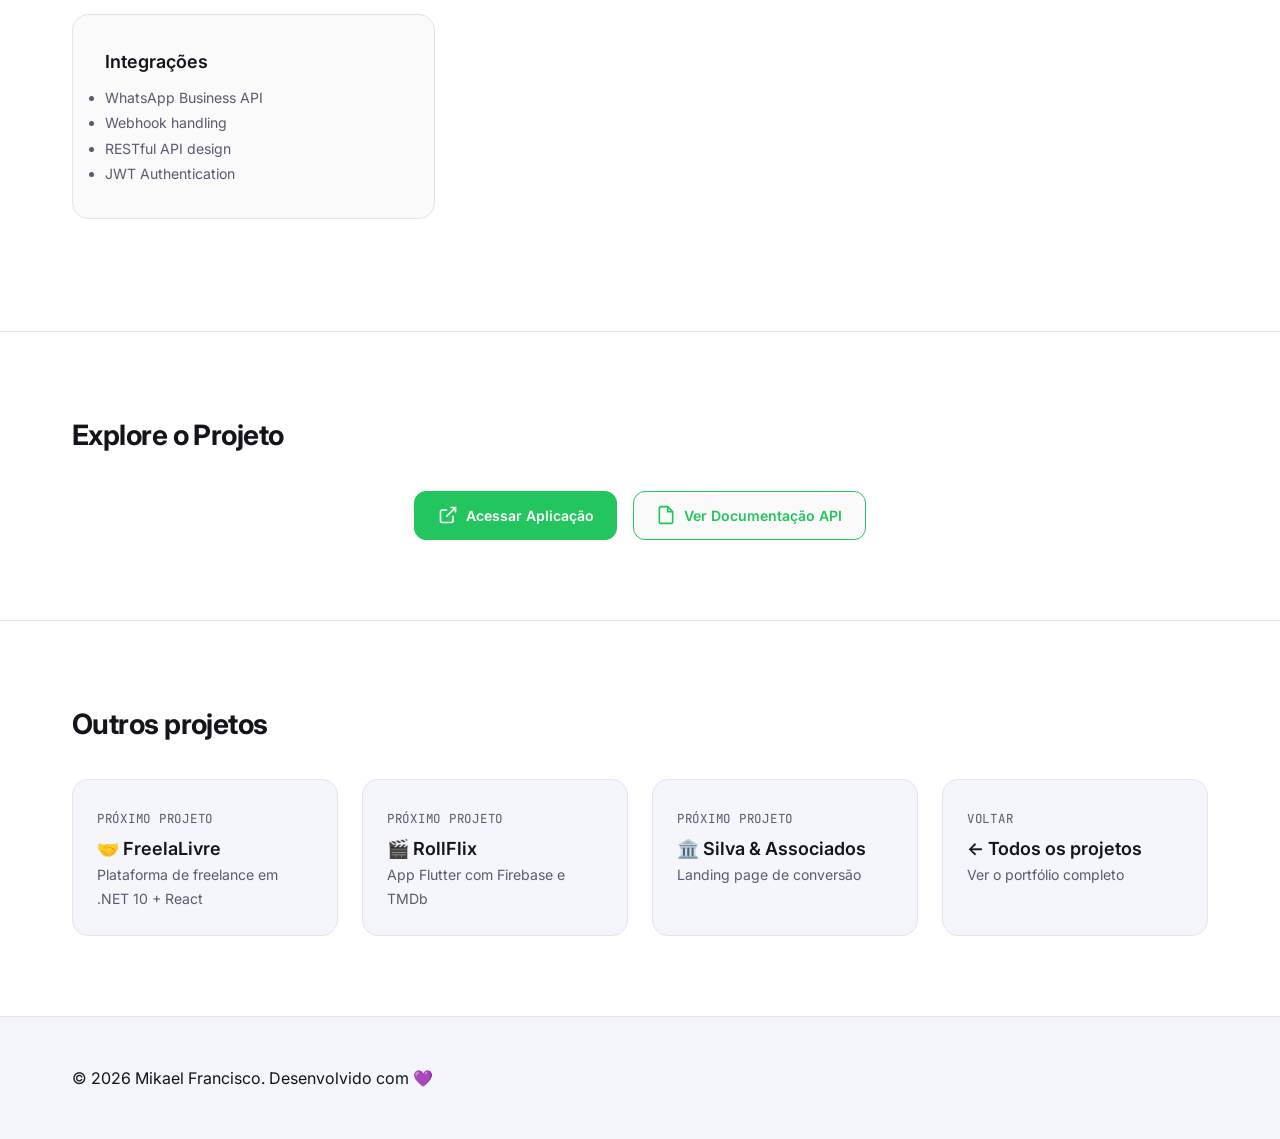
<file: petrukio.html>
<!DOCTYPE html>
<html lang="pt-BR">
<head>
    <meta charset="UTF-8">
    <meta name="viewport" content="width=device-width, initial-scale=1.0">

    <title>Petrukio — SaaS multi-tenant em .NET | Mikael Francisco</title>
    <meta name="description" content="Case study: SaaS multi-tenant para pet shops com API REST em .NET, front-end Next.js 14 + TypeScript, i18n em 3 idiomas e WhatsApp Business.">
    <meta name="author" content="Mikael Francisco">
    <meta name="robots" content="index, follow, max-image-preview:large">
    <meta name="theme-color" content="#0a0a0c">

    <link rel="canonical" href="https://mikaelfrancisco.vercel.app/petrukio">
    <link rel="alternate" hreflang="pt-BR" href="https://mikaelfrancisco.vercel.app/petrukio">
    <link rel="alternate" hreflang="x-default" href="https://mikaelfrancisco.vercel.app/petrukio">

    <!-- Open Graph -->
    <meta property="og:type" content="article">
    <meta property="og:site_name" content="Mikael Francisco">
    <meta property="og:locale" content="pt_BR">
    <meta property="og:title" content="Petrukio — SaaS multi-tenant para pet shops em .NET">
    <meta property="og:description" content="Case study: SaaS multi-tenant para pet shops com API REST em .NET, front-end Next.js 14 + TypeScript, i18n em 3 idiomas e WhatsApp Business.">
    <meta property="og:url" content="https://mikaelfrancisco.vercel.app/petrukio">
    <meta property="og:image" content="https://mikaelfrancisco.vercel.app/og-image.png">
    <meta property="og:image:width" content="1200">
    <meta property="og:image:height" content="630">

    <!-- Twitter -->
    <meta name="twitter:card" content="summary_large_image">
    <meta name="twitter:title" content="Petrukio — SaaS multi-tenant para pet shops em .NET">
    <meta name="twitter:description" content="Case study: SaaS multi-tenant para pet shops com API REST em .NET, front-end Next.js 14 + TypeScript, i18n em 3 idiomas e WhatsApp Business.">
    <meta name="twitter:image" content="https://mikaelfrancisco.vercel.app/og-image.png">

    <!-- Favicon -->
    <link rel="icon" type="image/svg+xml" href="favicon.svg">
    <link rel="icon" type="image/png" sizes="32x32" href="favicon-32.png">
    <link rel="apple-touch-icon" href="apple-touch-icon.png">
    <link rel="manifest" href="site.webmanifest">

    <!-- Fontes -->
    <link rel="preconnect" href="https://fonts.googleapis.com">
    <link rel="preconnect" href="https://fonts.gstatic.com" crossorigin>
    <link rel="stylesheet" href="https://fonts.googleapis.com/css2?family=Inter:wght@400;500;600;700;800&family=JetBrains+Mono:wght@400;500&display=swap">

    <link rel="stylesheet" href="style.css">

    <script>
        (function () {
            try {
                var saved = localStorage.getItem('theme');
                var theme = saved || (window.matchMedia('(prefers-color-scheme: light)').matches ? 'light' : 'dark');
                document.documentElement.setAttribute('data-theme', theme);
            } catch (e) {
                document.documentElement.setAttribute('data-theme', 'dark');
            }
        })();
    </script>

    <script type="application/ld+json">
    {
        "@context": "https://schema.org",
        "@graph": [
            {
                "@type": "SoftwareApplication",
                "name": "Petrukio",
                "applicationCategory": "BusinessApplication",
                "description": "Case study do Petrukio: sistema SaaS multi-tenant para pet shops, com API REST em .NET, front-end Next.js 14 + TypeScript, i18n em 3 idiomas e integração WhatsApp Business.",
                "url": "https://petrukio-app.vercel.app",
                "image": "https://mikaelfrancisco.vercel.app/og-image.png",
                "operatingSystem": "Web",
                "author": {
                    "@type": "Person",
                    "name": "Mikael Francisco",
                    "url": "https://mikaelfrancisco.vercel.app/"
                }
            },
            {
                "@type": "BreadcrumbList",
                "itemListElement": [
                    { "@type": "ListItem", "position": 1, "name": "Início", "item": "https://mikaelfrancisco.vercel.app/" },
                    { "@type": "ListItem", "position": 2, "name": "Petrukio", "item": "https://mikaelfrancisco.vercel.app/petrukio" }
                ]
            }
        ]
    }
    </script>
</head>
<body data-project="petrukio">
    <a href="#main" class="skip-link">Pular para o conteúdo</a>

    <nav class="navbar" id="navbar">
        <div class="container navbar-inner">
            <a href="index.html" class="navbar-brand">
                <span class="navbar-mark">MF</span>
                <span class="navbar-name">Mikael Francisco</span>
            </a>
            <button class="navbar-toggle" aria-label="Abrir menu" aria-expanded="false" aria-controls="navbar-menu">
                <span></span><span></span><span></span>
            </button>
            <ul class="navbar-menu" id="navbar-menu">
                <li><a href="index.html#projects">Projetos</a></li>
                <li><a href="index.html#experience">Experiência</a></li>
                <li><a href="index.html#about">Sobre</a></li>
                <li><a href="index.html#contact">Contato</a></li>
                <li>
                    <button class="theme-toggle" aria-label="Alternar tema claro e escuro" title="Alternar tema">
                        <svg class="theme-icon-dark" viewBox="0 0 24 24" fill="none" stroke="currentColor" stroke-width="2" aria-hidden="true">
                            <path d="M21 12.79A9 9 0 1 1 11.21 3 7 7 0 0 0 21 12.79z"/>
                        </svg>
                        <svg class="theme-icon-light" viewBox="0 0 24 24" fill="none" stroke="currentColor" stroke-width="2" aria-hidden="true">
                            <circle cx="12" cy="12" r="5"/>
                            <path d="M12 1v2M12 21v2M4.22 4.22l1.42 1.42M18.36 18.36l1.42 1.42M1 12h2M21 12h2M4.22 19.78l1.42-1.42M18.36 5.64l1.42-1.42"/>
                        </svg>
                    </button>
                </li>
            </ul>
        </div>
    </nav>

    <main id="main">

    <div class="container case-topbar">
        <a href="index.html" class="back-button">
            <svg width="20" height="20" viewBox="0 0 24 24" fill="none" stroke="currentColor" stroke-width="2">
                <path d="M19 12H5M12 19l-7-7 7-7"/>
            </svg>
            Voltar ao Portfólio
        </a>
    </div>

    <!-- Project Hero -->
    <section class="project-hero">
        <div class="container">
            <div class="project-header">
                <h1>🐾 Petrukio</h1>
                <p class="project-tagline">Sistema SaaS enterprise-grade de gestão para Pet Shops</p>
                
                <div class="project-badges">
                    <span class="badge">Full-Stack</span>
                    <span class="badge">Multi-Tenant</span>
                    <span class="badge">Enterprise SaaS</span>
                    <span class="badge">i18n</span>
                    <span class="badge">WhatsApp Integration</span>
                </div>

                <div class="project-actions">
                    <a href="https://petrukio-app.vercel.app" target="_blank" class="action-btn primary">
                        <svg width="20" height="20" viewBox="0 0 24 24" fill="none" stroke="currentColor" stroke-width="2">
                            <path d="M18 13v6a2 2 0 0 1-2 2H5a2 2 0 0 1-2-2V8a2 2 0 0 1 2-2h6M15 3h6v6M10 14L21 3"/>
                        </svg>
                        Ver Aplicação
                    </a>
                    <a href="https://petrukioapp-api.onrender.com/scalar/v1" target="_blank" class="action-btn">
                        <svg width="20" height="20" viewBox="0 0 24 24" fill="none" stroke="currentColor" stroke-width="2">
                            <path d="M14 2H6a2 2 0 0 0-2 2v16a2 2 0 0 0 2 2h12a2 2 0 0 0 2-2V8z"/>
                            <polyline points="14 2 14 8 20 8"/>
                            <line x1="16" y1="13" x2="8" y2="13"/>
                            <line x1="16" y1="17" x2="8" y2="17"/>
                            <polyline points="10 9 9 9 8 9"/>
                        </svg>
                        Documentação API
                    </a>
                </div>
            </div>
        </div>
    </section>

    <!-- Overview -->
    <section class="content-section">
        <div class="container">
            <h2 class="case-section-title">Visão Geral do Projeto</h2>
            
            <div class="highlight-box">
                <p class="text-content" style="margin-bottom: 0;">
                    <strong>Petrukio</strong> é uma solução SaaS completa para gerenciamento de pet shops, clínicas veterinárias e estabelecimentos similares. 
                    Desenvolvido do zero com arquitetura full-stack moderna, implementa um sistema <strong>multi-tenant completo</strong>, 
                    permitindo que múltiplas empresas utilizem a mesma infraestrutura com total isolamento de dados.
                </p>
            </div>

            <p class="text-content">
                O sistema resolve problemas reais do mercado: pet shops enfrentam dificuldades em gerenciar agendamentos manualmente, 
                lidar com confirmações via telefone e organizar dados de clientes/pets de forma eficiente. Petrukio automatiza todo esse 
                fluxo, reduzindo no-shows e otimizando o tempo da equipe.
            </p>

            <figure class="project-figure">
                <img src="assets/images/Petrukio/petrukiologin.webp"
                     alt="Tela de login do Petrukio, com identidade visual do sistema e seletor de idioma"
                     loading="lazy" decoding="async">
                <figcaption>Tela de autenticação: entrada única para os três idiomas suportados pelo sistema.</figcaption>
            </figure>

            <div class="stats-grid">
                <div class="stat-card">
                    <span class="stat-number">15k+</span>
                    <span class="stat-label">Linhas de Código</span>
                </div>
                <div class="stat-card">
                    <span class="stat-number">40+</span>
                    <span class="stat-label">Endpoints API</span>
                </div>
                <div class="stat-card">
                    <span class="stat-number">612+</span>
                    <span class="stat-label">Translation Keys</span>
                </div>
                <div class="stat-card">
                    <span class="stat-number">30+</span>
                    <span class="stat-label">Componentes React</span>
                </div>
            </div>
        </div>
    </section>

    <!-- Technologies -->
    <section class="content-section">
        <div class="container">
            <h2 class="case-section-title">Stack Tecnológica</h2>

            <h3 class="subsection-title">Frontend</h3>
            <div class="tech-chips">
                <span class="tech-chip">Next.js 14</span>
                <span class="tech-chip">React 18</span>
                <span class="tech-chip">TypeScript 5</span>
                <span class="tech-chip">Tailwind CSS</span>
                <span class="tech-chip">i18next</span>
                <span class="tech-chip">Context API</span>
            </div>

            <h3 class="subsection-title">Backend</h3>
            <div class="tech-chips">
                <span class="tech-chip">.NET 10</span>
                <span class="tech-chip">C# 14</span>
                <span class="tech-chip">ASP.NET Core</span>
                <span class="tech-chip">Entity Framework Core 9</span>
                <span class="tech-chip">PostgreSQL</span>
                <span class="tech-chip">JWT Authentication</span>
            </div>

            <h3 class="subsection-title">Integrações & DevOps</h3>
            <div class="tech-chips">
                <span class="tech-chip">WhatsApp Business API</span>
                <span class="tech-chip">Docker</span>
                <span class="tech-chip">Render.com</span>
                <span class="tech-chip">Vercel</span>
                <span class="tech-chip">Scalar API Docs</span>
            </div>
        </div>
    </section>

    <!-- Features -->
    <section class="content-section">
        <div class="container">
            <h2 class="case-section-title">Funcionalidades Principais</h2>

            <div class="feature-grid">
                <div class="feature-card">
                    <div class="feature-icon">🏢</div>
                    <h3 class="feature-title">Multi-Tenancy Completo</h3>
                    <p class="feature-description">
                        Isolamento total de dados por empresa. Cada tenant tem configurações independentes (idioma, moeda, fuso horário) 
                        com registro automatizado e setup instantâneo.
                    </p>
                </div>

                <div class="feature-card">
                    <div class="feature-icon">📅</div>
                    <h3 class="feature-title">Agendamentos Inteligentes</h3>
                    <p class="feature-description">
                        Sistema de slots com granularidade de 15 minutos, validação de conflitos automática, múltiplos status 
                        (pendente, confirmado, cancelado, concluído) e cálculo automático de preços.
                    </p>
                </div>

                <div class="feature-card">
                    <div class="feature-icon">📱</div>
                    <h3 class="feature-title">Integração WhatsApp</h3>
                    <p class="feature-description">
                        Menu interativo para agendamento self-service, confirmações e lembretes automáticos, webhooks em tempo real 
                        e fallback seguro para compatibilidade universal.
                    </p>
                </div>

                <div class="feature-card">
                    <div class="feature-icon">🌍</div>
                    <h3 class="feature-title">Internacionalização Avançada</h3>
                    <p class="feature-description">
                        3 idiomas completos (pt-BR, en-US, es-ES) com 612+ chaves de tradução, alternância em tempo real, 
                        formatação automática de moedas e datas por locale.
                    </p>
                </div>

                <div class="feature-card">
                    <div class="feature-icon">💰</div>
                    <h3 class="feature-title">Gestão de Moedas</h3>
                    <p class="feature-description">
                        Suporte para BRL, USD, EUR com sistema independente do idioma, formatação baseada em Intl.NumberFormat 
                        e conversão automática de valores.
                    </p>
                </div>

                <div class="feature-card">
                    <div class="feature-icon">⏰</div>
                    <h3 class="feature-title">Timezone-Aware</h3>
                    <p class="feature-description">
                        Conversão automática entre UTC (backend) e timezone local (frontend), garantindo precisão de agendamentos 
                        independente do fuso horário do tenant.
                    </p>
                </div>

                <div class="feature-card">
                    <div class="feature-icon">👥</div>
                    <h3 class="feature-title">Gestão Completa</h3>
                    <p class="feature-description">
                        CRUD completo para clientes, pets, serviços e usuários. Histórico de atividades, soft delete para preservação 
                        de dados e sistema de roles (Owner, Admin, User, ReadOnly).
                    </p>
                </div>

                <div class="feature-card">
                    <div class="feature-icon">📊</div>
                    <h3 class="feature-title">Dashboard com Métricas</h3>
                    <p class="feature-description">
                        KPIs em tempo real, visualização de próximos agendamentos, filtros por data e status, 
                        carregamento assíncrono otimizado com skeleton screens.
                    </p>
                </div>
            </div>
        </div>
    </section>

    <!-- Architecture -->
    <section class="content-section">
        <div class="container">
            <h2 class="case-section-title">Arquitetura e Padrões</h2>

            <h3 class="subsection-title">Frontend Architecture</h3>
            <div class="code-block">
                <pre>App Router (Next.js 14) com file-based routing
├── Client Components ("use client") para interatividade
├── Custom Hooks para lógica compartilhada
│   ├── useAuth() - Autenticação e autorização
│   ├── useCurrency() - Formatação de moedas
│   ├── useTimeZone() - Conversão de fusos horários
│   └── useLanguage() - Internacionalização
├── Context API para estado global (Auth, Toast)
├── Componentes UI primitivos reutilizáveis
└── Separação clara: components/ | services/ | hooks/ | utils/</pre>
            </div>

            <h3 class="subsection-title">Backend Architecture</h3>
            <div class="code-block">
                <pre>Clean Architecture com separação de concerns
├── Repository Pattern + Unit of Work
├── Service Layer para lógica de negócio
├── Minimal APIs (ASP.NET Core)
├── JWT Authentication com refresh tokens
├── Multi-tenant com TenantId em cada requisição
├── Soft delete para registros
└── Migrations automáticas com EF Core</pre>
            </div>

            <h3 class="subsection-title">Segurança</h3>
            <ul class="simple-list">
                <li>✅ JWT tokens com validação completa em cada requisição</li>
                <li>✅ HTTPS enforcement em produção</li>
                <li>✅ Multi-tenant data isolation (zero vazamento de dados)</li>
                <li>✅ Input validation e sanitization</li>
                <li>✅ CORS configurado adequadamente</li>
                <li>✅ Webhook signature validation (WhatsApp)</li>
            </ul>
        </div>
    </section>

    <!-- Technical Challenges -->
    <section class="content-section">
        <div class="container">
            <h2 class="case-section-title">Desafios Técnicos Superados</h2>

            <ul class="challenge-list">
                <li class="challenge-item">
                    <strong>1. Conversão de Timezone</strong>
                    Implementei sistema completo de conversão entre UTC (backend) e timezone local (frontend), garantindo que 
                    agendamentos sejam precisos independente do fuso horário do tenant. Todos os cálculos consideram horário de 
                    funcionamento local.
                </li>

                <li class="challenge-item">
                    <strong>2. Independência Moeda-Idioma</strong>
                    Criei sistema onde moeda e idioma são independentes, permitindo tenant brasileiro usar USD ou tenant americano 
                    usar BRL, com formatação correta baseada em locale. Utiliza Intl.NumberFormat para precisão.
                </li>

                <li class="challenge-item">
                    <strong>3. WhatsApp Menu Interativo</strong>
                    Desenvolvi fallback inteligente quando dispositivo não suporta menus/botões, garantindo compatibilidade universal. 
                    Webhooks processam mensagens em tempo real com validação de assinatura.
                </li>

                <li class="challenge-item">
                    <strong>4. Detecção de Conflitos</strong>
                    Implementei algoritmo que detecta conflitos de agendamento considerando duração de serviços e sobreposição de horários, 
                    validando disponibilidade antes de confirmar.
                </li>

                <li class="challenge-item">
                    <strong>5. Multi-Tenant Isolation</strong>
                    Garanti isolamento completo de dados com validação em cada endpoint, impedindo acesso cruzado entre tenants. 
                    TenantId é extraído do JWT e aplicado em todas as queries automaticamente.
                </li>

                <li class="challenge-item">
                    <strong>6. Internacionalização Real</strong>
                    Não é apenas tradução de strings - implementei formatação de moedas, datas e números que respeitam locale. 
                    Sistema carrega idioma da API e permite mudança dinâmica sem reload.
                </li>
            </ul>
        </div>
    </section>

    <!-- API Highlights -->
    <section class="content-section">
        <div class="container">
            <h2 class="case-section-title">Destaques da API REST</h2>

            <div class="highlight-box">
                <p class="text-content">
                    A API foi desenvolvida com <strong>.NET 10</strong> e <strong>PostgreSQL</strong>, implementando padrões modernos 
                    de arquitetura e documentação interativa completa com Scalar UI.
                </p>
            </div>

            <h3 class="subsection-title">Endpoints Principais (40+)</h3>
            <ul class="simple-list">
                <li><strong>Authentication & Users:</strong> Registro, login JWT, gestão de usuários por tenant</li>
                <li><strong>Tenants & Settings:</strong> Configurações por empresa (idioma, moeda, timezone, horário de funcionamento)</li>
                <li><strong>Customers:</strong> CRUD completo com endereço integrado e histórico</li>
                <li><strong>Pets:</strong> Cadastro com espécie, raça, peso, alergias e notas comportamentais</li>
                <li><strong>Services:</strong> Catálogo com preços, duração e status ativo/inativo</li>
                <li><strong>Appointments:</strong> Gestão completa com ações de status (confirmar, iniciar, concluir, cancelar)</li>
                <li><strong>Integrations:</strong> Configuração WhatsApp, webhooks e envio de mensagens</li>
            </ul>

            <h3 class="subsection-title">Características Técnicas</h3>
            <ul class="simple-list">
                <li>✅ OpenAPI 3.0 com documentação interativa (Scalar)</li>
                <li>✅ Repository Pattern com queries otimizadas</li>
                <li>✅ Global exception handling com logging estruturado</li>
                <li>✅ CORS configurado para múltiplos origins</li>
                <li>✅ Health checks para monitoring</li>
                <li>✅ Migrations automáticas no startup</li>
                <li>✅ Soft delete pattern para auditoria</li>
                <li>✅ Horizontal scaling ready (stateless JWT)</li>
            </ul>
        </div>
    </section>

    <!-- Results -->
    <section class="content-section">
        <div class="container">
            <h2 class="case-section-title">Resultados e Impacto</h2>

            <div class="feature-grid">
                <div class="feature-card">
                    <h3 class="feature-title">📉 Redução de No-Shows</h3>
                    <p class="feature-description">
                        Lembretes automáticos via WhatsApp 24h antes dos agendamentos reduzem faltas e otimizam agenda.
                    </p>
                </div>

                <div class="feature-card">
                    <h3 class="feature-title">⚡ Otimização de Tempo</h3>
                    <p class="feature-description">
                        Agendamentos automáticos e confirmações via WhatsApp liberam equipe para focar no atendimento.
                    </p>
                </div>

                <div class="feature-card">
                    <h3 class="feature-title">🎯 Interface Intuitiva</h3>
                    <p class="feature-description">
                        Design system completo com 15+ componentes reutilizáveis reduz tempo de treinamento.
                    </p>
                </div>

                <div class="feature-card">
                    <h3 class="feature-title">🚀 Escalabilidade</h3>
                    <p class="feature-description">
                        Arquitetura multi-tenant permite múltiplas empresas na mesma infraestrutura com segurança total.
                    </p>
                </div>
            </div>
        </div>
    </section>

    <!-- Learning -->
    <section class="content-section">
        <div class="container">
            <h2 class="case-section-title">Aprendizados e Skills Demonstradas</h2>

            <div class="text-content">
                <p>Este projeto me permitiu aprofundar conhecimentos em:</p>
            </div>

            <div class="feature-grid">
                <div class="feature-card">
                    <h3 class="feature-title">Full-Stack Development</h3>
                    <ul class="simple-list" style="margin-left: 0;">
                        <li>Next.js 14 App Router e Server Components</li>
                        <li>React 18 com Hooks avançados</li>
                        <li>.NET 10 com Minimal APIs</li>
                        <li>TypeScript strict mode</li>
                    </ul>
                </div>

                <div class="feature-card">
                    <h3 class="feature-title">Arquitetura & Design</h3>
                    <ul class="simple-list" style="margin-left: 0;">
                        <li>Multi-tenant SaaS design</li>
                        <li>Clean Architecture</li>
                        <li>Repository Pattern</li>
                        <li>Design Systems</li>
                    </ul>
                </div>

                <div class="feature-card">
                    <h3 class="feature-title">Internacionalização</h3>
                    <ul class="simple-list" style="margin-left: 0;">
                        <li>i18n/l10n avançado</li>
                        <li>Manipulação de timezones</li>
                        <li>Formatação de moedas</li>
                        <li>Locale-based formatting</li>
                    </ul>
                </div>

                <div class="feature-card">
                    <h3 class="feature-title">Integrações</h3>
                    <ul class="simple-list" style="margin-left: 0;">
                        <li>WhatsApp Business API</li>
                        <li>Webhook handling</li>
                        <li>RESTful API design</li>
                        <li>JWT Authentication</li>
                    </ul>
                </div>
            </div>
        </div>
    </section>

    <!-- Footer Actions -->
    <section class="content-section" style="border-bottom: none;">
        <div class="container" style="text-align: center;">
            <h2 class="case-section-title">Explore o Projeto</h2>
            <div class="project-actions">
                <a href="https://petrukio-app.vercel.app" target="_blank" class="action-btn primary">
                    <svg width="20" height="20" viewBox="0 0 24 24" fill="none" stroke="currentColor" stroke-width="2">
                        <path d="M18 13v6a2 2 0 0 1-2 2H5a2 2 0 0 1-2-2V8a2 2 0 0 1 2-2h6M15 3h6v6M10 14L21 3"/>
                    </svg>
                    Acessar Aplicação
                </a>
                <a href="https://petrukioapp-api.onrender.com/scalar/v1" target="_blank" class="action-btn">
                    <svg width="20" height="20" viewBox="0 0 24 24" fill="none" stroke="currentColor" stroke-width="2">
                        <path d="M14 2H6a2 2 0 0 0-2 2v16a2 2 0 0 0 2 2h12a2 2 0 0 0 2-2V8z"/>
                        <polyline points="14 2 14 8 20 8"/>
                    </svg>
                    Ver Documentação API
                </a>
            </div>
        </div>
    </section>

    </main>

    <!-- Outros projetos -->
    <section class="case-nav">
        <div class="container">
            <h2 class="case-section-title">Outros projetos</h2>
            <div class="case-nav-grid">
                <a href="freelalivre.html" class="case-nav-card">
                    <span class="case-nav-label">Próximo projeto</span>
                    <p class="case-nav-title">🤝 FreelaLivre</p>
                    <p class="feature-description">Plataforma de freelance em .NET 10 + React</p>
                </a>
                <a href="rollflix.html" class="case-nav-card">
                    <span class="case-nav-label">Próximo projeto</span>
                    <p class="case-nav-title">🎬 RollFlix</p>
                    <p class="feature-description">App Flutter com Firebase e TMDb</p>
                </a>
                <a href="silva.html" class="case-nav-card">
                    <span class="case-nav-label">Próximo projeto</span>
                    <p class="case-nav-title">🏛️ Silva & Associados</p>
                    <p class="feature-description">Landing page de conversão</p>
                </a>
                <a href="index.html#projects" class="case-nav-card">
                    <span class="case-nav-label">Voltar</span>
                    <p class="case-nav-title">← Todos os projetos</p>
                    <p class="feature-description">Ver o portfólio completo</p>
                </a>
            </div>
        </div>
    </section>

    <!-- Footer -->
    <footer class="footer">
        <div class="container">
            <p>&copy; 2026 Mikael Francisco. Desenvolvido com 💜</p>
        </div>
    </footer>

    <script src="script.js"></script>
</body>
</html>
</file>
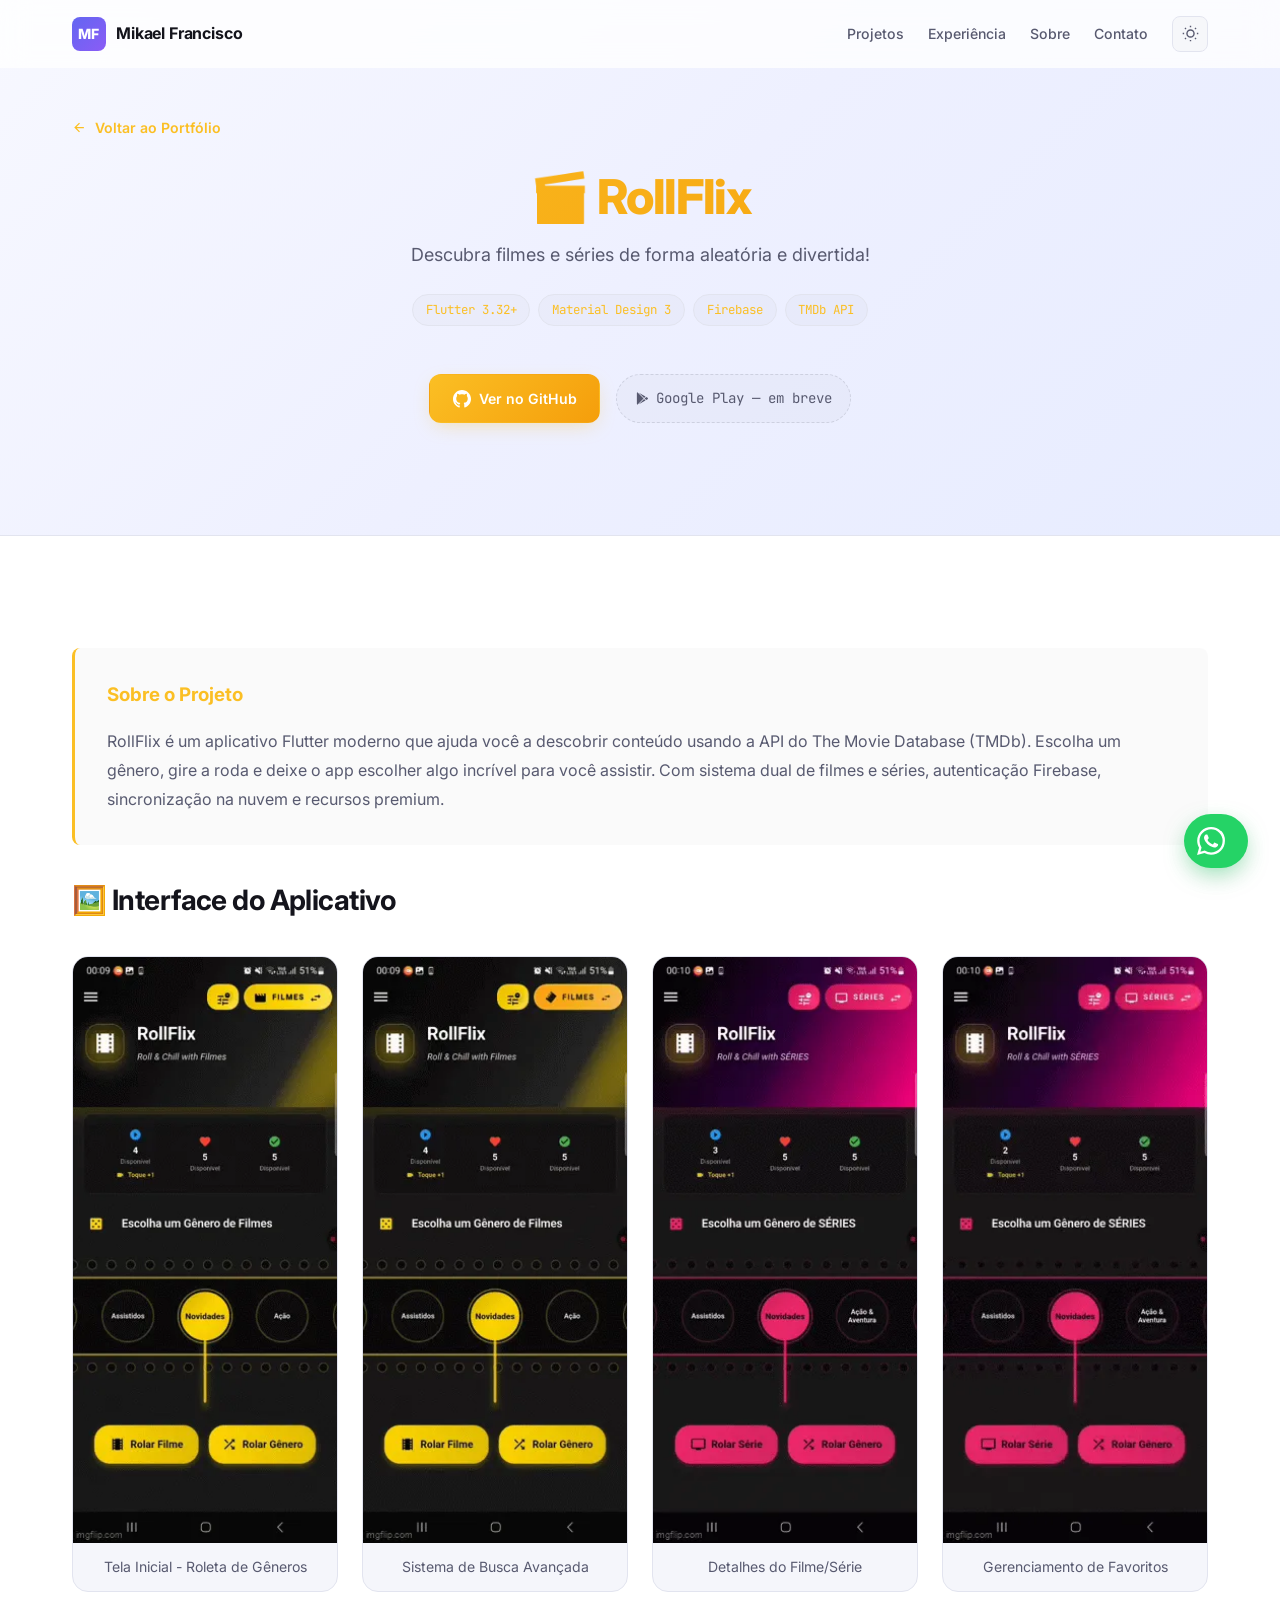
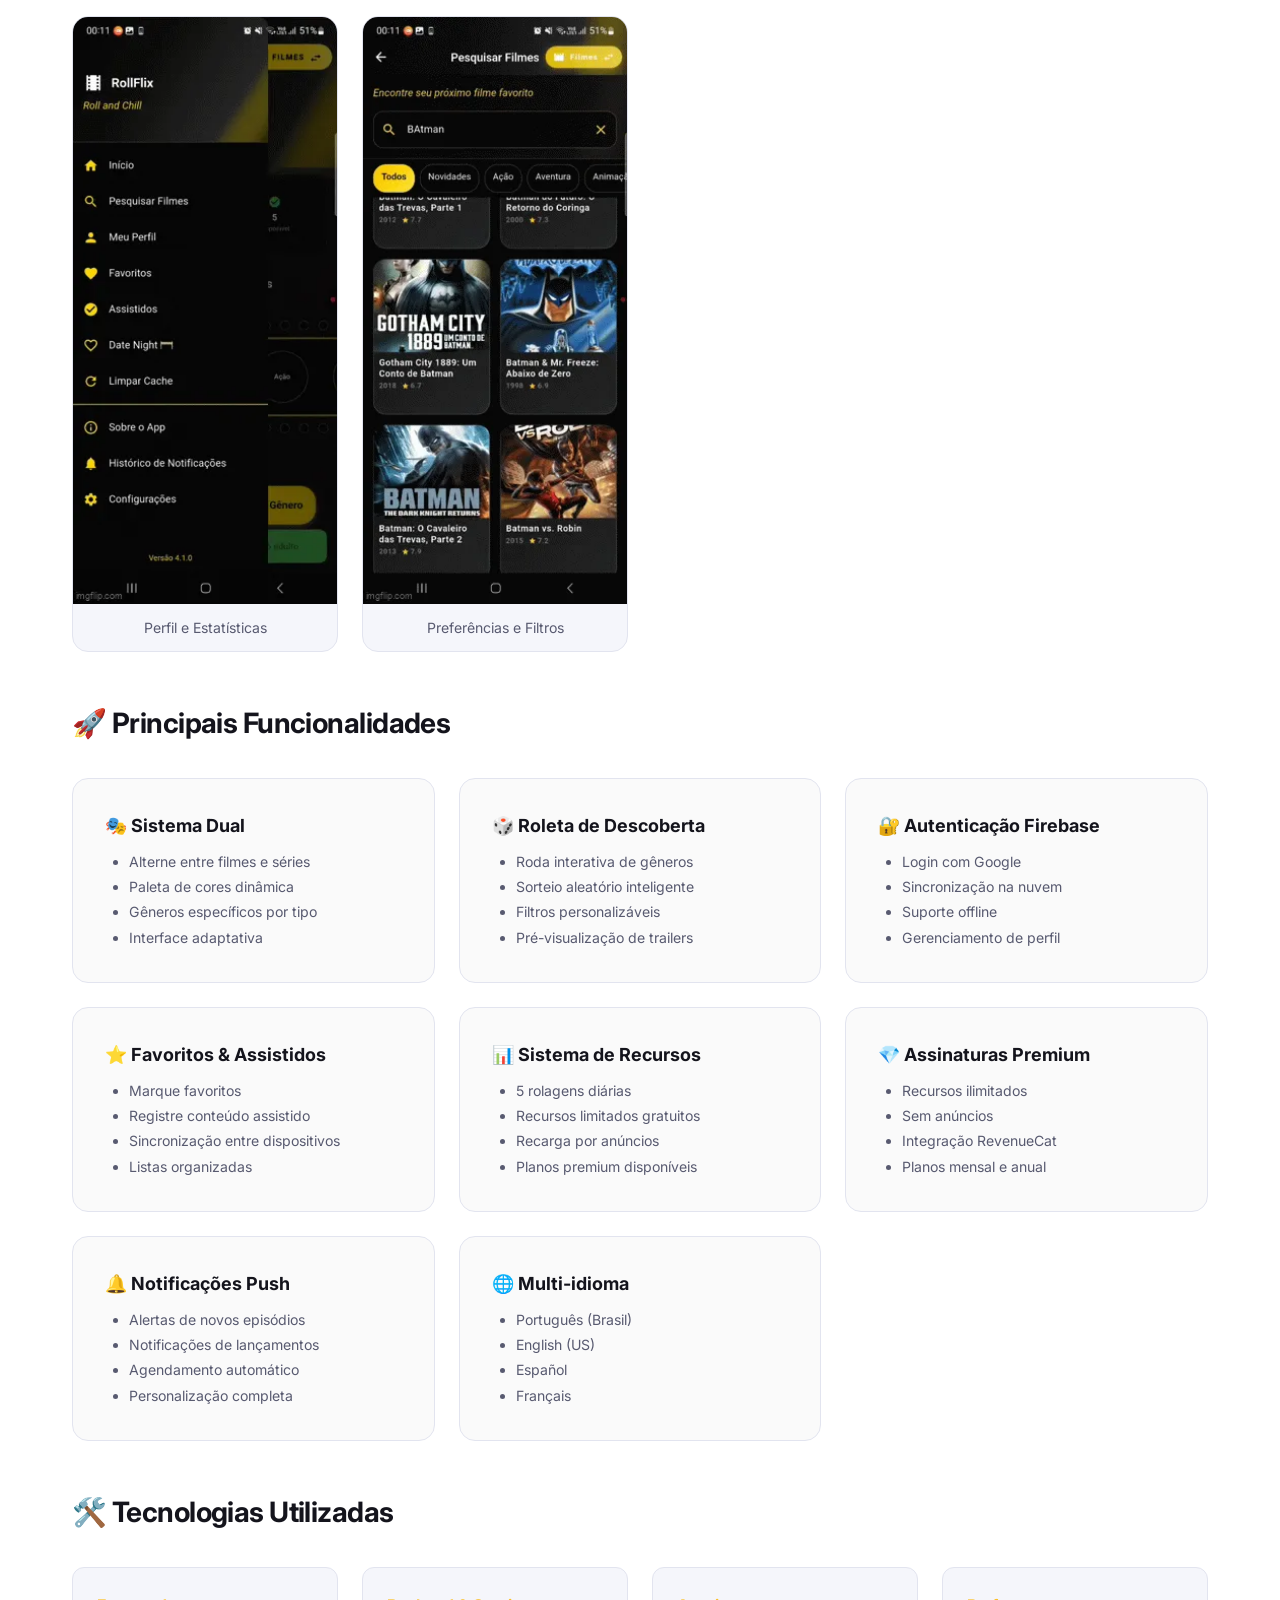
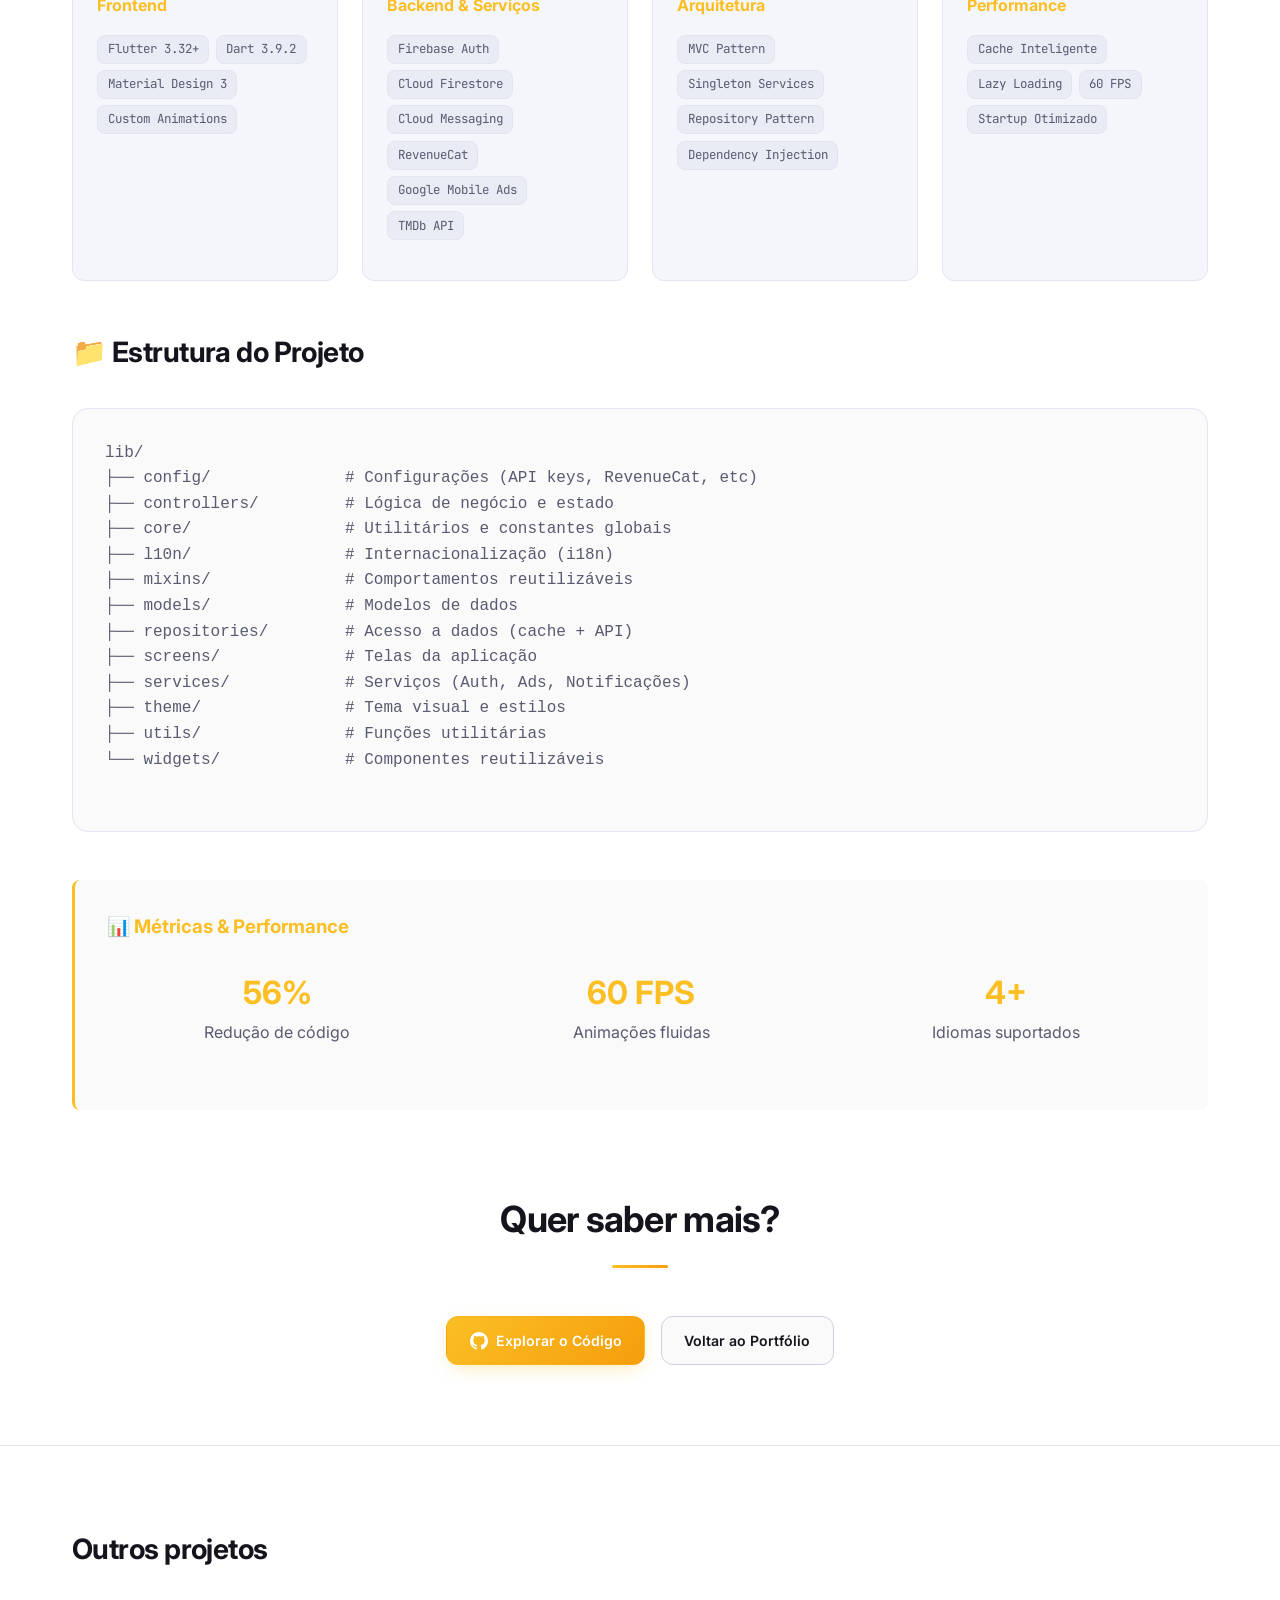
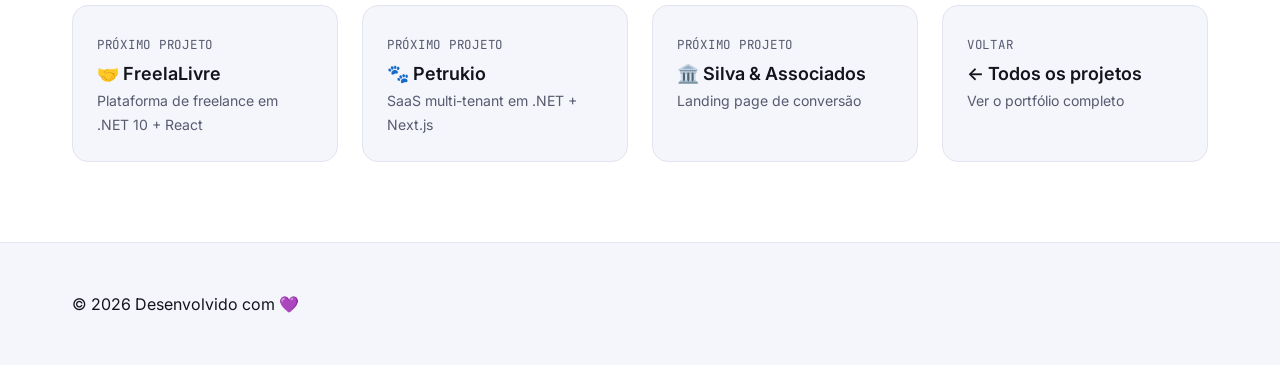
<file: rollflix.html>
<!DOCTYPE html>
<html lang="pt-BR">
<head>
    <meta charset="UTF-8">
    <meta name="viewport" content="width=device-width, initial-scale=1.0">

    <title>RollFlix — app Flutter de filmes e séries | Mikael Francisco</title>
    <meta name="description" content="Case study: app Flutter com roleta de gêneros, autenticação Firebase, favoritos sincronizados, integração TMDb e assinaturas via RevenueCat.">
    <meta name="author" content="Mikael Francisco">
    <meta name="robots" content="index, follow, max-image-preview:large">
    <meta name="theme-color" content="#0a0a0c">

    <link rel="canonical" href="https://mikaelfrancisco.vercel.app/rollflix">
    <link rel="alternate" hreflang="pt-BR" href="https://mikaelfrancisco.vercel.app/rollflix">
    <link rel="alternate" hreflang="x-default" href="https://mikaelfrancisco.vercel.app/rollflix">

    <!-- Open Graph -->
    <meta property="og:type" content="article">
    <meta property="og:site_name" content="Mikael Francisco">
    <meta property="og:locale" content="pt_BR">
    <meta property="og:title" content="RollFlix — app Flutter para descobrir filmes e séries">
    <meta property="og:description" content="Case study: app Flutter com roleta de gêneros, autenticação Firebase, favoritos sincronizados, integração TMDb e assinaturas via RevenueCat.">
    <meta property="og:url" content="https://mikaelfrancisco.vercel.app/rollflix">
    <meta property="og:image" content="https://mikaelfrancisco.vercel.app/og-image.png">
    <meta property="og:image:width" content="1200">
    <meta property="og:image:height" content="630">

    <!-- Twitter -->
    <meta name="twitter:card" content="summary_large_image">
    <meta name="twitter:title" content="RollFlix — app Flutter para descobrir filmes e séries">
    <meta name="twitter:description" content="Case study: app Flutter com roleta de gêneros, autenticação Firebase, favoritos sincronizados, integração TMDb e assinaturas via RevenueCat.">
    <meta name="twitter:image" content="https://mikaelfrancisco.vercel.app/og-image.png">

    <!-- Favicon -->
    <link rel="icon" type="image/svg+xml" href="favicon.svg">
    <link rel="icon" type="image/png" sizes="32x32" href="favicon-32.png">
    <link rel="apple-touch-icon" href="apple-touch-icon.png">
    <link rel="manifest" href="site.webmanifest">

    <!-- Fontes -->
    <link rel="preconnect" href="https://fonts.googleapis.com">
    <link rel="preconnect" href="https://fonts.gstatic.com" crossorigin>
    <link rel="stylesheet" href="https://fonts.googleapis.com/css2?family=Inter:wght@400;500;600;700;800&family=JetBrains+Mono:wght@400;500&display=swap">

    <link rel="stylesheet" href="style.css">

    <script>
        (function () {
            try {
                var saved = localStorage.getItem('theme');
                var theme = saved || (window.matchMedia('(prefers-color-scheme: light)').matches ? 'light' : 'dark');
                document.documentElement.setAttribute('data-theme', theme);
            } catch (e) {
                document.documentElement.setAttribute('data-theme', 'dark');
            }
        })();
    </script>

    <script type="application/ld+json">
    {
        "@context": "https://schema.org",
        "@graph": [
            {
                "@type": "SoftwareApplication",
                "name": "RollFlix",
                "applicationCategory": "EntertainmentApplication",
                "description": "Case study do RollFlix: aplicativo Flutter com roleta de gêneros, autenticação Firebase, favoritos sincronizados, integração TMDb e assinaturas via RevenueCat.",
                "url": "https://github.com/Gipsy7/RollFlix",
                "image": "https://mikaelfrancisco.vercel.app/og-image.png",
                "operatingSystem": "Web",
                "author": {
                    "@type": "Person",
                    "name": "Mikael Francisco",
                    "url": "https://mikaelfrancisco.vercel.app/"
                }
            },
            {
                "@type": "BreadcrumbList",
                "itemListElement": [
                    { "@type": "ListItem", "position": 1, "name": "Início", "item": "https://mikaelfrancisco.vercel.app/" },
                    { "@type": "ListItem", "position": 2, "name": "RollFlix", "item": "https://mikaelfrancisco.vercel.app/rollflix" }
                ]
            }
        ]
    }
    </script>
</head>
<body data-project="rollflix">
    <a href="#main" class="skip-link">Pular para o conteúdo</a>

    <nav class="navbar" id="navbar">
        <div class="container navbar-inner">
            <a href="index.html" class="navbar-brand">
                <span class="navbar-mark">MF</span>
                <span class="navbar-name">Mikael Francisco</span>
            </a>
            <button class="navbar-toggle" aria-label="Abrir menu" aria-expanded="false" aria-controls="navbar-menu">
                <span></span><span></span><span></span>
            </button>
            <ul class="navbar-menu" id="navbar-menu">
                <li><a href="index.html#projects">Projetos</a></li>
                <li><a href="index.html#experience">Experiência</a></li>
                <li><a href="index.html#about">Sobre</a></li>
                <li><a href="index.html#contact">Contato</a></li>
                <li>
                    <button class="theme-toggle" aria-label="Alternar tema claro e escuro" title="Alternar tema">
                        <svg class="theme-icon-dark" viewBox="0 0 24 24" fill="none" stroke="currentColor" stroke-width="2" aria-hidden="true">
                            <path d="M21 12.79A9 9 0 1 1 11.21 3 7 7 0 0 0 21 12.79z"/>
                        </svg>
                        <svg class="theme-icon-light" viewBox="0 0 24 24" fill="none" stroke="currentColor" stroke-width="2" aria-hidden="true">
                            <circle cx="12" cy="12" r="5"/>
                            <path d="M12 1v2M12 21v2M4.22 4.22l1.42 1.42M18.36 18.36l1.42 1.42M1 12h2M21 12h2M4.22 19.78l1.42-1.42M18.36 5.64l1.42-1.42"/>
                        </svg>
                    </button>
                </li>
            </ul>
        </div>
    </nav>

    <main id="main">

    <!-- Hero Section -->
    <section class="project-hero">
        <div class="container">
            <a href="index.html" class="back-button">
                <svg class="icon-small" viewBox="0 0 24 24" fill="none" stroke="currentColor" stroke-width="2">
                    <path d="M19 12H5M12 19l-7-7 7-7"/>
                </svg>
                Voltar ao Portfólio
            </a>
            
            <div class="project-header">
                <h1>🎬 RollFlix</h1>
                <p class="project-tagline">Descubra filmes e séries de forma aleatória e divertida!</p>
                
                <div class="project-badges">
                    <span class="badge">Flutter 3.32+</span>
                    <span class="badge">Material Design 3</span>
                    <span class="badge">Firebase</span>
                    <span class="badge">TMDb API</span>
                </div>

                <div class="cta-buttons">
                    <a href="https://github.com/Gipsy7/RollFlix" target="_blank" class="btn btn-primary">
                        <svg class="icon" viewBox="0 0 24 24" fill="currentColor">
                            <path d="M12 0c-6.626 0-12 5.373-12 12 0 5.302 3.438 9.8 8.207 11.387.599.111.793-.261.793-.577v-2.234c-3.338.726-4.033-1.416-4.033-1.416-.546-1.387-1.333-1.756-1.333-1.756-1.089-.745.083-.729.083-.729 1.205.084 1.839 1.237 1.839 1.237 1.07 1.834 2.807 1.304 3.492.997.107-.775.418-1.305.762-1.604-2.665-.305-5.467-1.334-5.467-5.931 0-1.311.469-2.381 1.236-3.221-.124-.303-.535-1.524.117-3.176 0 0 1.008-.322 3.301 1.23.957-.266 1.983-.399 3.003-.404 1.02.005 2.047.138 3.006.404 2.291-1.552 3.297-1.23 3.297-1.23.653 1.653.242 2.874.118 3.176.77.84 1.235 1.911 1.235 3.221 0 4.609-2.807 5.624-5.479 5.921.43.372.823 1.102.823 2.222v3.293c0 .319.192.694.801.576 4.765-1.589 8.199-6.086 8.199-11.386 0-6.627-5.373-12-12-12z"/>
                        </svg>
                        Ver no GitHub
                    </a>
                    <!-- TODO Mikael: quando o app estiver publicado, troque este selo pelo link real da Play Store -->
                    <span class="badge badge-soon">
                        <svg class="icon-small" viewBox="0 0 24 24" fill="currentColor" aria-hidden="true">
                            <path d="M3,20.5V3.5C3,2.91 3.34,2.39 3.84,2.15L13.69,12L3.84,21.85C3.34,21.6 3,21.09 3,20.5M16.81,15.12L6.05,21.34L14.54,12.85L16.81,15.12M20.16,10.81C20.5,11.08 20.75,11.5 20.75,12C20.75,12.5 20.5,12.92 20.16,13.19L17.89,14.5L15.39,12L17.89,9.5L20.16,10.81M6.05,2.66L16.81,8.88L14.54,11.15L6.05,2.66Z"/>
                        </svg>
                        Google Play — em breve
                    </span>
                </div>
            </div>
        </div>
    </section>

    <!-- Main Content -->
    <section class="section">
        <div class="container">
            <!-- Overview -->
            <div class="highlight-box">
                <h3>Sobre o Projeto</h3>
                <p style="color: var(--text-secondary); line-height: 1.8;">
                    RollFlix é um aplicativo Flutter moderno que ajuda você a descobrir conteúdo usando a API do The Movie Database (TMDb). 
                    Escolha um gênero, gire a roda e deixe o app escolher algo incrível para você assistir. 
                    Com sistema dual de filmes e séries, autenticação Firebase, sincronização na nuvem e recursos premium.
                </p>
            </div>

            <!-- Gallery -->
            <div class="feature-section">
                <h2 class="case-section-title">
                    🖼️ Interface do Aplicativo
                </h2>
                <div class="gallery">
                    <div class="gallery-item">
                        <video poster="assets/images/Rollflix/poster/aj6x89.webp"
                               width="260" height="578"
                               muted loop playsinline preload="none"
                               aria-label="Tela inicial com a roleta de gêneros do RollFlix">
                            <source src="assets/video/aj6x89.mp4" type="video/mp4">
                        </video>
                        <div class="gallery-caption">Tela Inicial - Roleta de Gêneros</div>
                    </div>
                    <div class="gallery-item">
                        <video poster="assets/images/Rollflix/poster/aj6xe1.webp"
                               width="260" height="578"
                               muted loop playsinline preload="none"
                               aria-label="Sistema de busca avançada de filmes e séries">
                            <source src="assets/video/aj6xe1.mp4" type="video/mp4">
                        </video>
                        <div class="gallery-caption">Sistema de Busca Avançada</div>
                    </div>
                    <div class="gallery-item">
                        <video poster="assets/images/Rollflix/poster/aj6xig.webp"
                               width="260" height="578"
                               muted loop playsinline preload="none"
                               aria-label="Tela de detalhes de um filme com sinopse e elenco">
                            <source src="assets/video/aj6xig.mp4" type="video/mp4">
                        </video>
                        <div class="gallery-caption">Detalhes do Filme/Série</div>
                    </div>
                    <div class="gallery-item">
                        <video poster="assets/images/Rollflix/poster/aj6xkh.webp"
                               width="260" height="578"
                               muted loop playsinline preload="none"
                               aria-label="Tela de gerenciamento de favoritos sincronizados">
                            <source src="assets/video/aj6xkh.mp4" type="video/mp4">
                        </video>
                        <div class="gallery-caption">Gerenciamento de Favoritos</div>
                    </div>
                    <div class="gallery-item">
                        <video poster="assets/images/Rollflix/poster/aj6xte.webp"
                               width="260" height="578"
                               muted loop playsinline preload="none"
                               aria-label="Perfil do usuário com estatísticas de uso">
                            <source src="assets/video/aj6xte.mp4" type="video/mp4">
                        </video>
                        <div class="gallery-caption">Perfil e Estatísticas</div>
                    </div>
                    <div class="gallery-item">
                        <video poster="assets/images/Rollflix/poster/aj6xx6.webp"
                               width="260" height="578"
                               muted loop playsinline preload="none"
                               aria-label="Tela de preferências e filtros do aplicativo">
                            <source src="assets/video/aj6xx6.mp4" type="video/mp4">
                        </video>
                        <div class="gallery-caption">Preferências e Filtros</div>
                    </div>
                </div>
            </div>

            <!-- Features -->
            <div class="feature-section">
                <h2 class="case-section-title">
                    🚀 Principais Funcionalidades
                </h2>
                
                <div class="feature-grid">
                    <div class="feature-card">
                        <h3>🎭 Sistema Dual</h3>
                        <ul>
                            <li>Alterne entre filmes e séries</li>
                            <li>Paleta de cores dinâmica</li>
                            <li>Gêneros específicos por tipo</li>
                            <li>Interface adaptativa</li>
                        </ul>
                    </div>

                    <div class="feature-card">
                        <h3>🎲 Roleta de Descoberta</h3>
                        <ul>
                            <li>Roda interativa de gêneros</li>
                            <li>Sorteio aleatório inteligente</li>
                            <li>Filtros personalizáveis</li>
                            <li>Pré-visualização de trailers</li>
                        </ul>
                    </div>

                    <div class="feature-card">
                        <h3>🔐 Autenticação Firebase</h3>
                        <ul>
                            <li>Login com Google</li>
                            <li>Sincronização na nuvem</li>
                            <li>Suporte offline</li>
                            <li>Gerenciamento de perfil</li>
                        </ul>
                    </div>

                    <div class="feature-card">
                        <h3>⭐ Favoritos & Assistidos</h3>
                        <ul>
                            <li>Marque favoritos</li>
                            <li>Registre conteúdo assistido</li>
                            <li>Sincronização entre dispositivos</li>
                            <li>Listas organizadas</li>
                        </ul>
                    </div>

                    <div class="feature-card">
                        <h3>📊 Sistema de Recursos</h3>
                        <ul>
                            <li>5 rolagens diárias</li>
                            <li>Recursos limitados gratuitos</li>
                            <li>Recarga por anúncios</li>
                            <li>Planos premium disponíveis</li>
                        </ul>
                    </div>

                    <div class="feature-card">
                        <h3>💎 Assinaturas Premium</h3>
                        <ul>
                            <li>Recursos ilimitados</li>
                            <li>Sem anúncios</li>
                            <li>Integração RevenueCat</li>
                            <li>Planos mensal e anual</li>
                        </ul>
                    </div>

                    <div class="feature-card">
                        <h3>🔔 Notificações Push</h3>
                        <ul>
                            <li>Alertas de novos episódios</li>
                            <li>Notificações de lançamentos</li>
                            <li>Agendamento automático</li>
                            <li>Personalização completa</li>
                        </ul>
                    </div>

                    <div class="feature-card">
                        <h3>🌐 Multi-idioma</h3>
                        <ul>
                            <li>Português (Brasil)</li>
                            <li>English (US)</li>
                            <li>Español</li>
                            <li>Français</li>
                        </ul>
                    </div>
                </div>
            </div>

            <!-- Tech Stack -->
            <div class="feature-section">
                <h2 class="case-section-title">
                    🛠️ Tecnologias Utilizadas
                </h2>
                
                <div class="tech-categories">
                    <div class="tech-category">
                        <h4>Frontend</h4>
                        <div class="tech-list">
                            <span class="tech-tag">Flutter 3.32+</span>
                            <span class="tech-tag">Dart 3.9.2</span>
                            <span class="tech-tag">Material Design 3</span>
                            <span class="tech-tag">Custom Animations</span>
                        </div>
                    </div>

                    <div class="tech-category">
                        <h4>Backend & Serviços</h4>
                        <div class="tech-list">
                            <span class="tech-tag">Firebase Auth</span>
                            <span class="tech-tag">Cloud Firestore</span>
                            <span class="tech-tag">Cloud Messaging</span>
                            <span class="tech-tag">RevenueCat</span>
                            <span class="tech-tag">Google Mobile Ads</span>
                            <span class="tech-tag">TMDb API</span>
                        </div>
                    </div>

                    <div class="tech-category">
                        <h4>Arquitetura</h4>
                        <div class="tech-list">
                            <span class="tech-tag">MVC Pattern</span>
                            <span class="tech-tag">Singleton Services</span>
                            <span class="tech-tag">Repository Pattern</span>
                            <span class="tech-tag">Dependency Injection</span>
                        </div>
                    </div>

                    <div class="tech-category">
                        <h4>Performance</h4>
                        <div class="tech-list">
                            <span class="tech-tag">Cache Inteligente</span>
                            <span class="tech-tag">Lazy Loading</span>
                            <span class="tech-tag">60 FPS</span>
                            <span class="tech-tag">Startup Otimizado</span>
                        </div>
                    </div>
                </div>
            </div>

            <!-- Architecture Highlights -->
            <div class="feature-section">
                <h2 class="case-section-title">
                    📁 Estrutura do Projeto
                </h2>
                
                <div class="feature-card">
                    <pre style="color: var(--text-secondary); overflow-x: auto; line-height: 1.6;">
lib/
├── config/              # Configurações (API keys, RevenueCat, etc)
├── controllers/         # Lógica de negócio e estado
├── core/                # Utilitários e constantes globais
├── l10n/                # Internacionalização (i18n)
├── mixins/              # Comportamentos reutilizáveis
├── models/              # Modelos de dados
├── repositories/        # Acesso a dados (cache + API)
├── screens/             # Telas da aplicação
├── services/            # Serviços (Auth, Ads, Notificações)
├── theme/               # Tema visual e estilos
├── utils/               # Funções utilitárias
└── widgets/             # Componentes reutilizáveis
                    </pre>
                </div>
            </div>

            <!-- Metrics -->
            <div class="highlight-box">
                <h3>📊 Métricas & Performance</h3>
                <div class="feature-grid" style="margin-top: var(--spacing-md);">
                    <div style="text-align: center;">
                        <h4 style="font-size: 2rem; color: var(--accent-primary);">56%</h4>
                        <p style="color: var(--text-secondary);">Redução de código</p>
                    </div>
                    <div style="text-align: center;">
                        <h4 style="font-size: 2rem; color: var(--accent-primary);">60 FPS</h4>
                        <p style="color: var(--text-secondary);">Animações fluidas</p>
                    </div>
                    <div style="text-align: center;">
                        <h4 style="font-size: 2rem; color: var(--accent-primary);">4+</h4>
                        <p style="color: var(--text-secondary);">Idiomas suportados</p>
                    </div>
                </div>
            </div>

            <!-- CTA Final -->
            <div style="text-align: center; margin-top: var(--spacing-2xl);">
                <h2 class="section-title">Quer saber mais?</h2>
                <div class="cta-buttons">
                    <a href="https://github.com/Gipsy7/RollFlix" target="_blank" class="btn btn-primary">
                        <svg class="icon" viewBox="0 0 24 24" fill="currentColor">
                            <path d="M12 0c-6.626 0-12 5.373-12 12 0 5.302 3.438 9.8 8.207 11.387.599.111.793-.261.793-.577v-2.234c-3.338.726-4.033-1.416-4.033-1.416-.546-1.387-1.333-1.756-1.333-1.756-1.089-.745.083-.729.083-.729 1.205.084 1.839 1.237 1.839 1.237 1.07 1.834 2.807 1.304 3.492.997.107-.775.418-1.305.762-1.604-2.665-.305-5.467-1.334-5.467-5.931 0-1.311.469-2.381 1.236-3.221-.124-.303-.535-1.524.117-3.176 0 0 1.008-.322 3.301 1.23.957-.266 1.983-.399 3.003-.404 1.02.005 2.047.138 3.006.404 2.291-1.552 3.297-1.23 3.297-1.23.653 1.653.242 2.874.118 3.176.77.84 1.235 1.911 1.235 3.221 0 4.609-2.807 5.624-5.479 5.921.43.372.823 1.102.823 2.222v3.293c0 .319.192.694.801.576 4.765-1.589 8.199-6.086 8.199-11.386 0-6.627-5.373-12-12-12z"/>
                        </svg>
                        Explorar o Código
                    </a>
                    <a href="index.html" class="btn btn-outline">
                        Voltar ao Portfólio
                    </a>
                </div>
            </div>
        </div>
    </section>

    </main>

    <!-- Outros projetos -->
    <section class="case-nav">
        <div class="container">
            <h2 class="case-section-title">Outros projetos</h2>
            <div class="case-nav-grid">
                <a href="freelalivre.html" class="case-nav-card">
                    <span class="case-nav-label">Próximo projeto</span>
                    <p class="case-nav-title">🤝 FreelaLivre</p>
                    <p class="feature-description">Plataforma de freelance em .NET 10 + React</p>
                </a>
                <a href="petrukio.html" class="case-nav-card">
                    <span class="case-nav-label">Próximo projeto</span>
                    <p class="case-nav-title">🐾 Petrukio</p>
                    <p class="feature-description">SaaS multi-tenant em .NET + Next.js</p>
                </a>
                <a href="silva.html" class="case-nav-card">
                    <span class="case-nav-label">Próximo projeto</span>
                    <p class="case-nav-title">🏛️ Silva & Associados</p>
                    <p class="feature-description">Landing page de conversão</p>
                </a>
                <a href="index.html#projects" class="case-nav-card">
                    <span class="case-nav-label">Voltar</span>
                    <p class="case-nav-title">← Todos os projetos</p>
                    <p class="feature-description">Ver o portfólio completo</p>
                </a>
            </div>
        </div>
    </section>

    <!-- Footer -->
    <footer class="footer">
        <div class="container">
            <p>&copy; 2026 Desenvolvido com 💜</p>
        </div>
    </footer>

    <script src="script.js"></script>
</body>
</html>
</file>
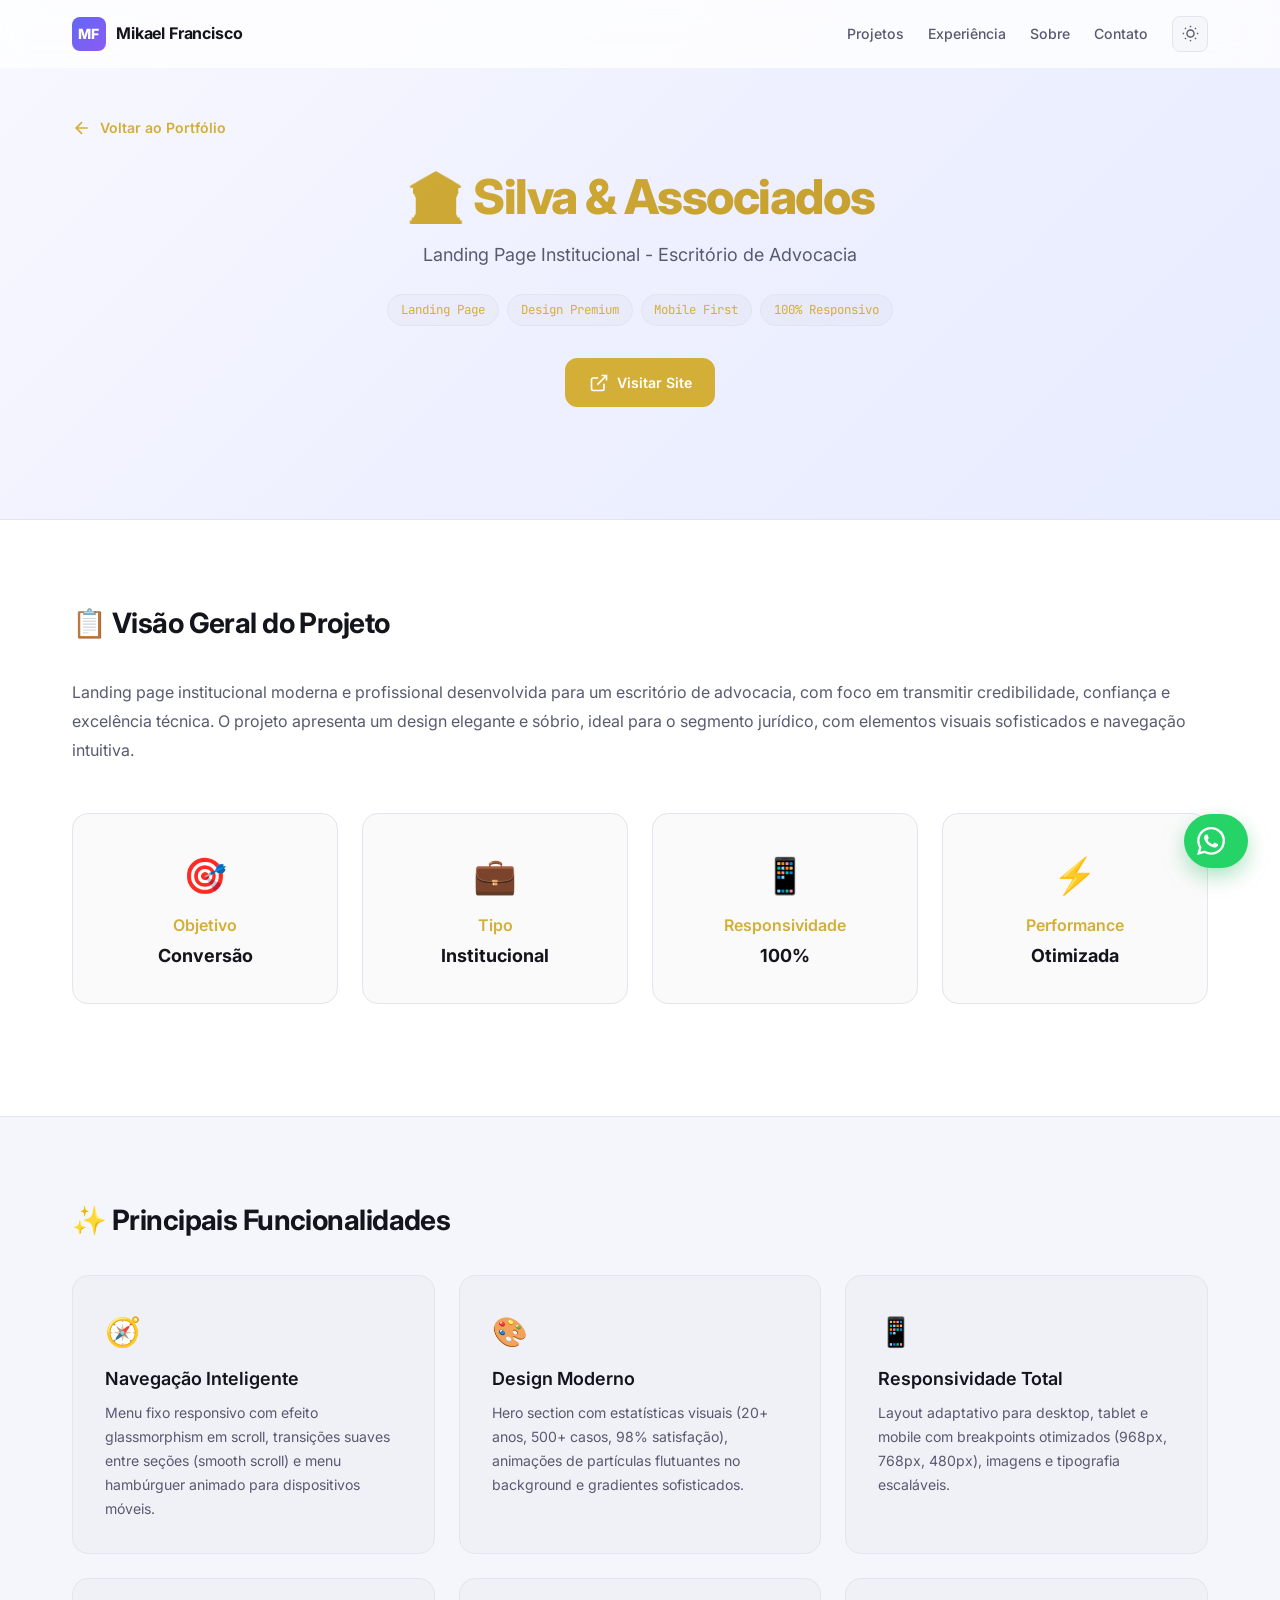
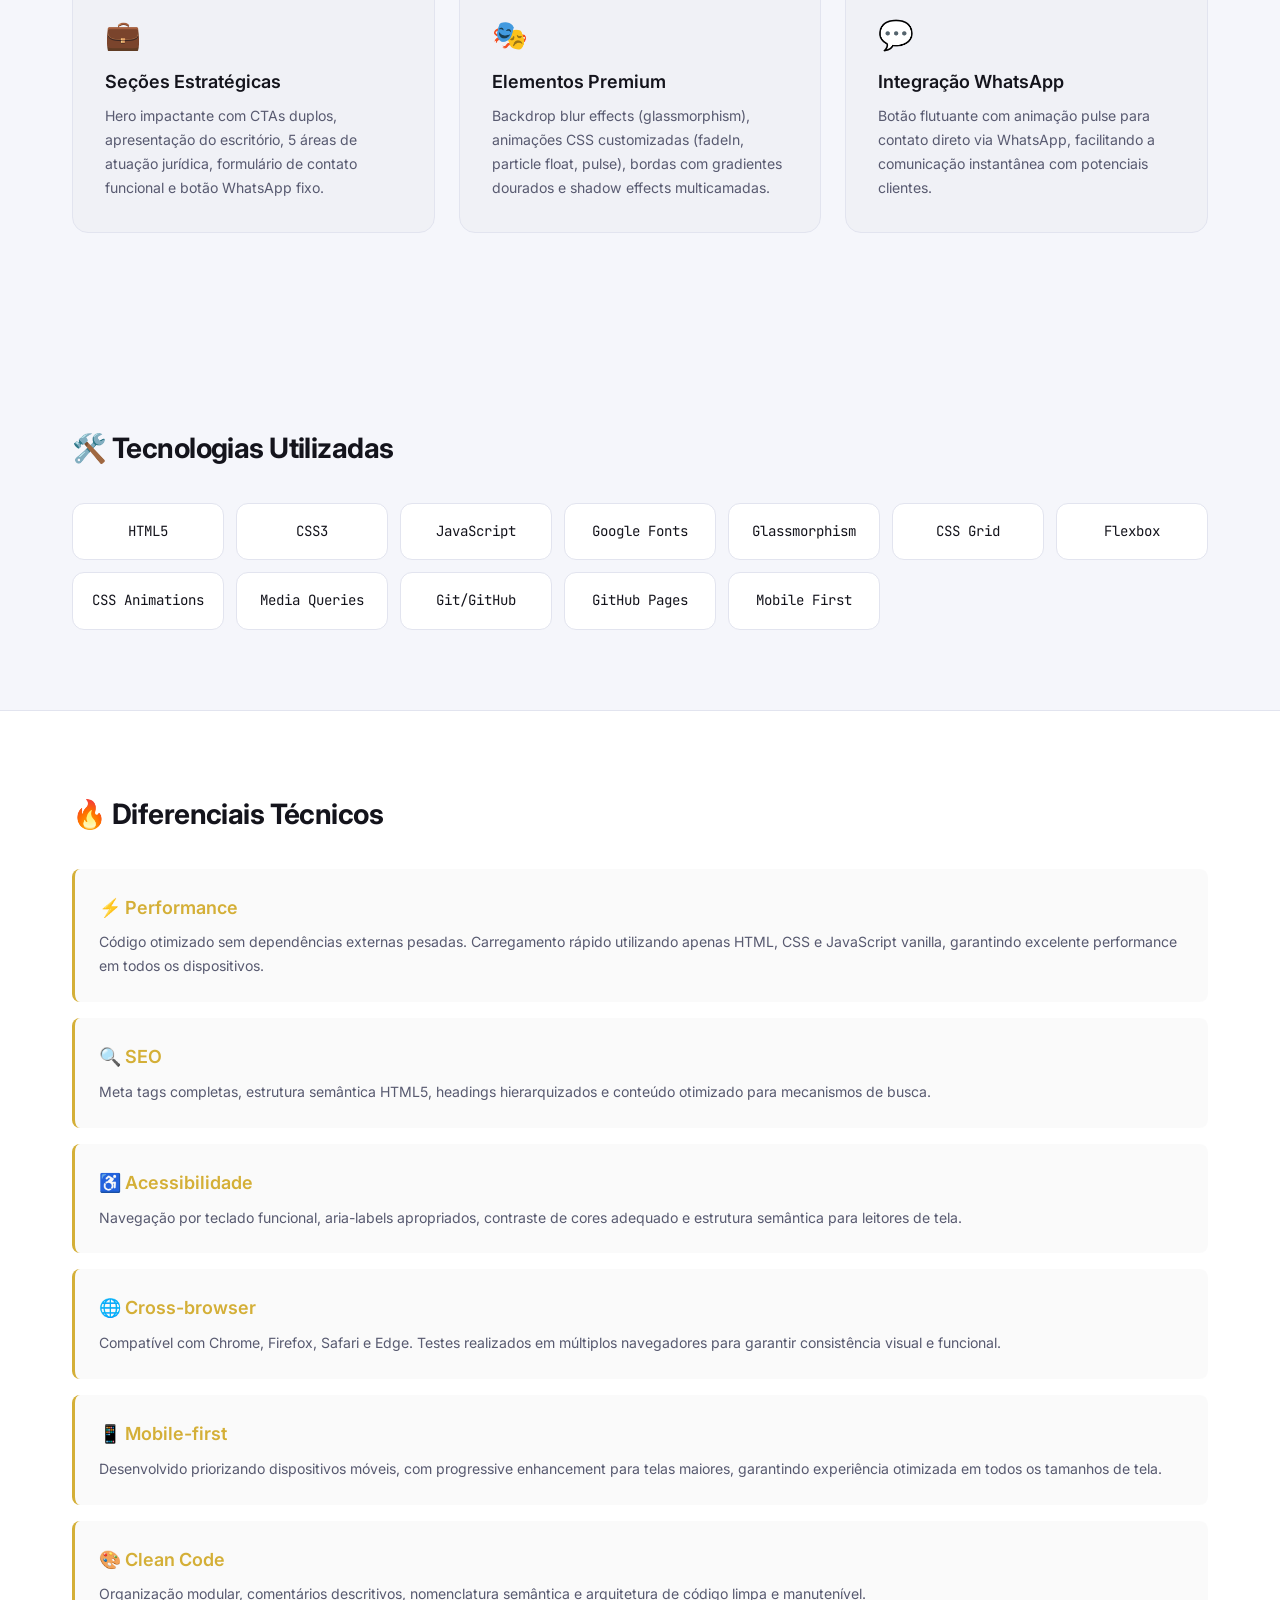
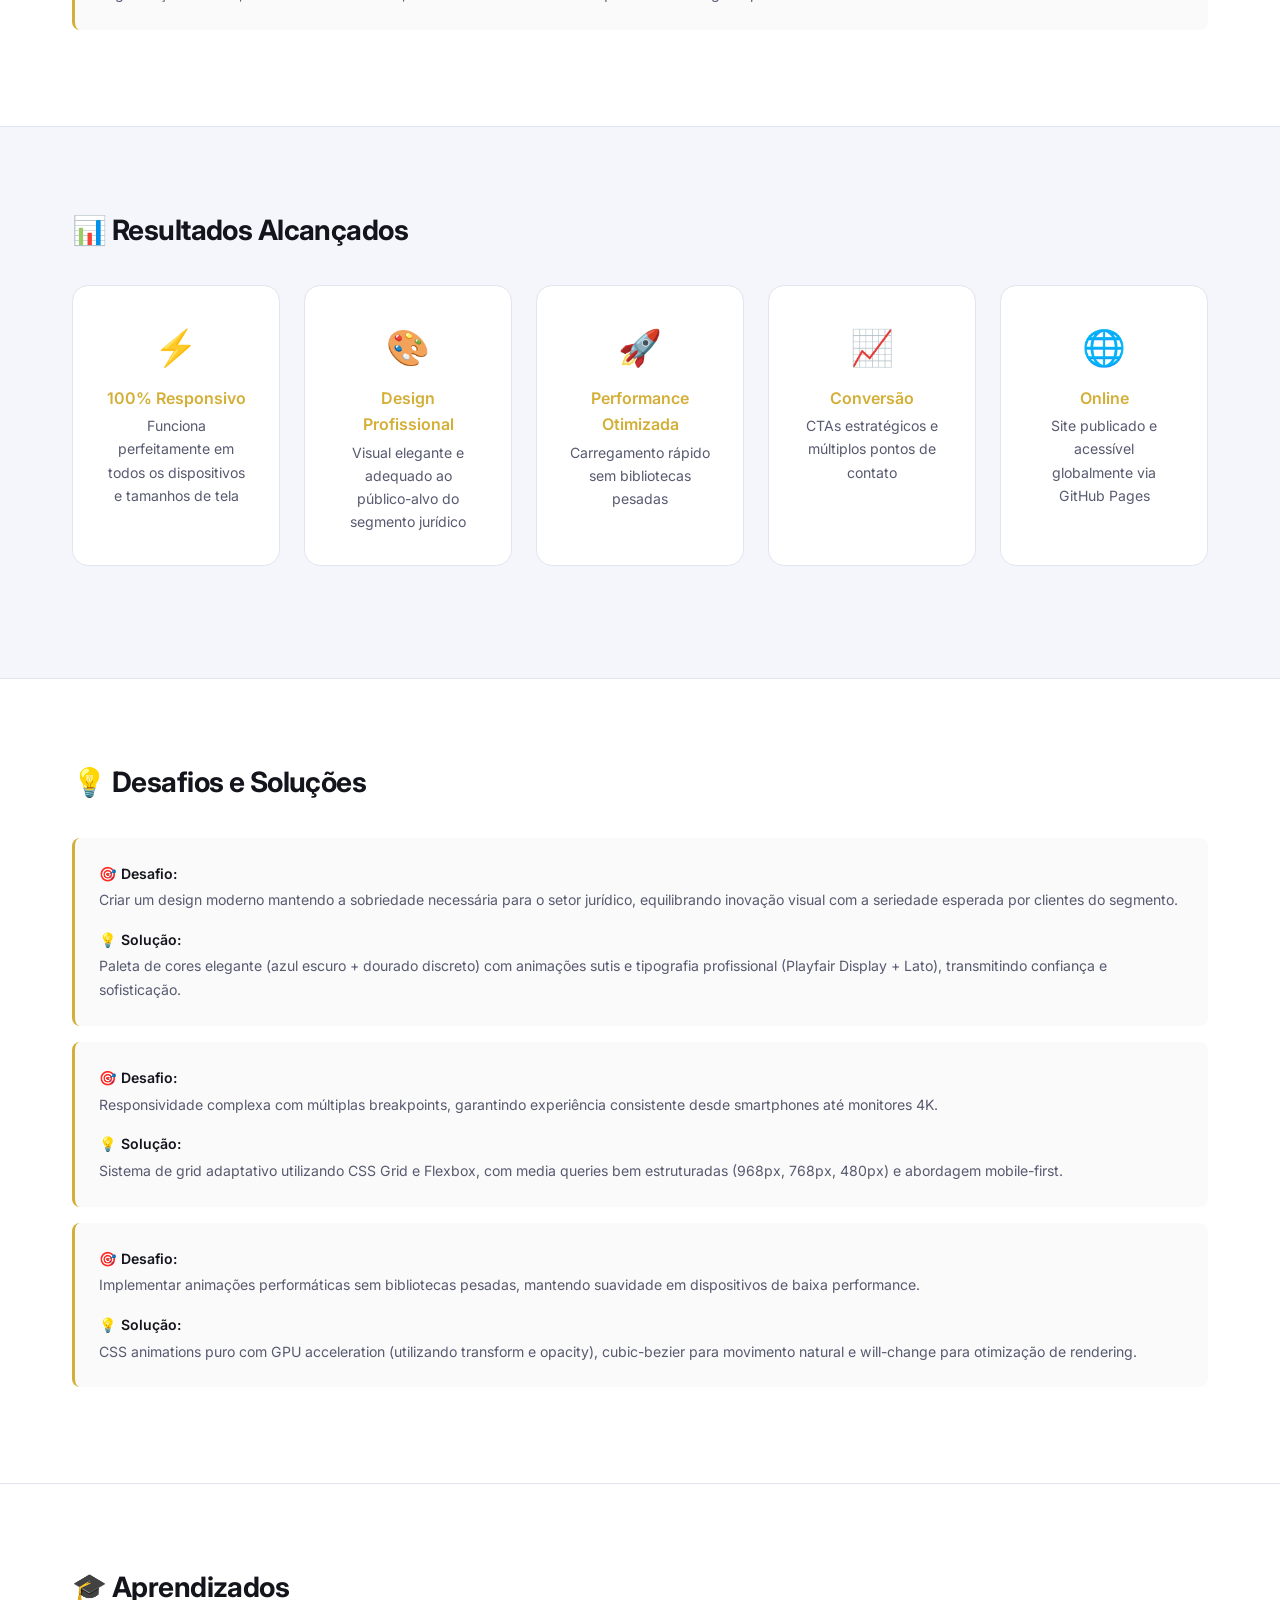
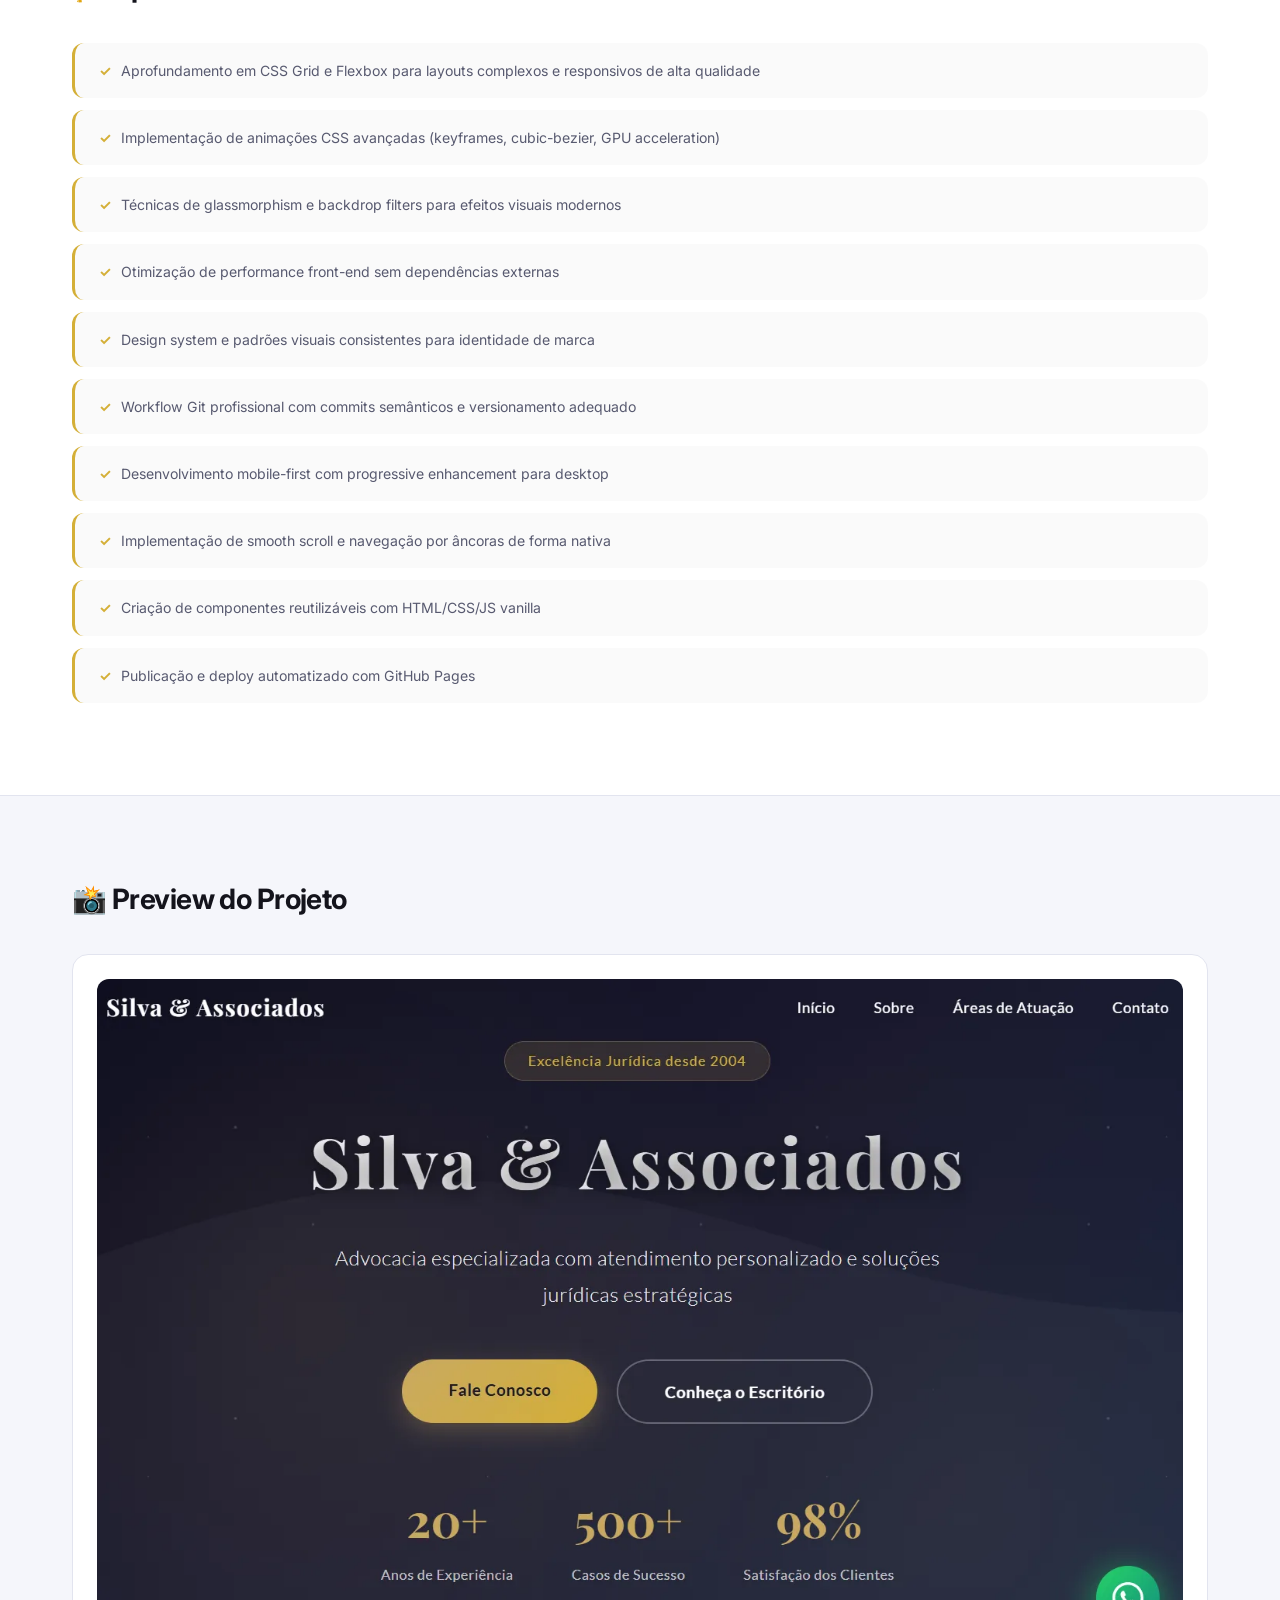
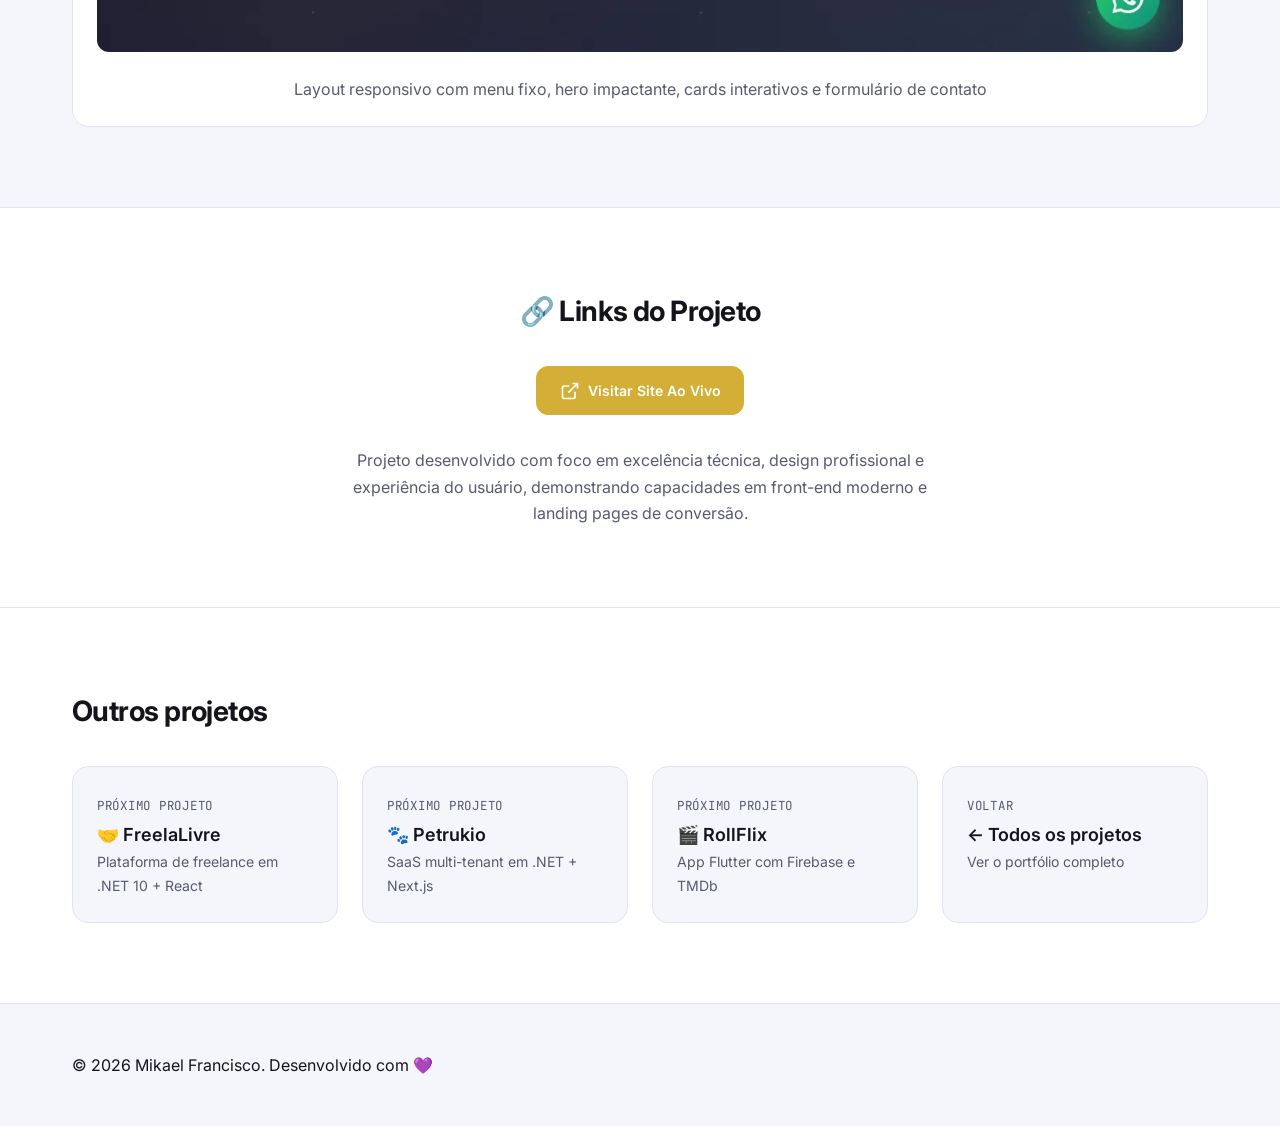
<file: silva.html>
<!DOCTYPE html>
<html lang="pt-BR">
<head>
    <meta charset="UTF-8">
    <meta name="viewport" content="width=device-width, initial-scale=1.0">

    <title>Silva &amp; Associados — landing page jurídica | Mikael Francisco</title>
    <meta name="description" content="Case study: landing page institucional para escritório de advocacia com glassmorphism, animações CSS, design responsivo e integração WhatsApp.">
    <meta name="author" content="Mikael Francisco">
    <meta name="robots" content="index, follow, max-image-preview:large">
    <meta name="theme-color" content="#0a0a0c">

    <link rel="canonical" href="https://mikaelfrancisco.vercel.app/silva">
    <link rel="alternate" hreflang="pt-BR" href="https://mikaelfrancisco.vercel.app/silva">
    <link rel="alternate" hreflang="x-default" href="https://mikaelfrancisco.vercel.app/silva">

    <!-- Open Graph -->
    <meta property="og:type" content="article">
    <meta property="og:site_name" content="Mikael Francisco">
    <meta property="og:locale" content="pt_BR">
    <meta property="og:title" content="Silva &amp; Associados — landing page para escritório de advocacia">
    <meta property="og:description" content="Case study: landing page institucional para escritório de advocacia com glassmorphism, animações CSS, design responsivo e integração WhatsApp.">
    <meta property="og:url" content="https://mikaelfrancisco.vercel.app/silva">
    <meta property="og:image" content="https://mikaelfrancisco.vercel.app/og-image.png">
    <meta property="og:image:width" content="1200">
    <meta property="og:image:height" content="630">

    <!-- Twitter -->
    <meta name="twitter:card" content="summary_large_image">
    <meta name="twitter:title" content="Silva &amp; Associados — landing page para escritório de advocacia">
    <meta name="twitter:description" content="Case study: landing page institucional para escritório de advocacia com glassmorphism, animações CSS, design responsivo e integração WhatsApp.">
    <meta name="twitter:image" content="https://mikaelfrancisco.vercel.app/og-image.png">

    <!-- Favicon -->
    <link rel="icon" type="image/svg+xml" href="favicon.svg">
    <link rel="icon" type="image/png" sizes="32x32" href="favicon-32.png">
    <link rel="apple-touch-icon" href="apple-touch-icon.png">
    <link rel="manifest" href="site.webmanifest">

    <!-- Fontes -->
    <link rel="preconnect" href="https://fonts.googleapis.com">
    <link rel="preconnect" href="https://fonts.gstatic.com" crossorigin>
    <link rel="stylesheet" href="https://fonts.googleapis.com/css2?family=Inter:wght@400;500;600;700;800&family=JetBrains+Mono:wght@400;500&display=swap">

    <link rel="stylesheet" href="style.css">

    <script>
        (function () {
            try {
                var saved = localStorage.getItem('theme');
                var theme = saved || (window.matchMedia('(prefers-color-scheme: light)').matches ? 'light' : 'dark');
                document.documentElement.setAttribute('data-theme', theme);
            } catch (e) {
                document.documentElement.setAttribute('data-theme', 'dark');
            }
        })();
    </script>

    <script type="application/ld+json">
    {
        "@context": "https://schema.org",
        "@graph": [
            {
                "@type": "SoftwareApplication",
                "name": "Silva & Associados",
                "applicationCategory": "WebApplication",
                "description": "Case study da landing page institucional do escritório Silva &amp; Associados: glassmorphism, animações CSS, design responsivo e integração WhatsApp com foco em conversão.",
                "url": "https://gipsy7.github.io/SilvaAssociadosLandingPage/",
                "image": "https://mikaelfrancisco.vercel.app/og-image.png",
                "operatingSystem": "Web",
                "author": {
                    "@type": "Person",
                    "name": "Mikael Francisco",
                    "url": "https://mikaelfrancisco.vercel.app/"
                }
            },
            {
                "@type": "BreadcrumbList",
                "itemListElement": [
                    { "@type": "ListItem", "position": 1, "name": "Início", "item": "https://mikaelfrancisco.vercel.app/" },
                    { "@type": "ListItem", "position": 2, "name": "Silva & Associados", "item": "https://mikaelfrancisco.vercel.app/silva" }
                ]
            }
        ]
    }
    </script>
</head>
<body data-project="silva">
    <a href="#main" class="skip-link">Pular para o conteúdo</a>

    <nav class="navbar" id="navbar">
        <div class="container navbar-inner">
            <a href="index.html" class="navbar-brand">
                <span class="navbar-mark">MF</span>
                <span class="navbar-name">Mikael Francisco</span>
            </a>
            <button class="navbar-toggle" aria-label="Abrir menu" aria-expanded="false" aria-controls="navbar-menu">
                <span></span><span></span><span></span>
            </button>
            <ul class="navbar-menu" id="navbar-menu">
                <li><a href="index.html#projects">Projetos</a></li>
                <li><a href="index.html#experience">Experiência</a></li>
                <li><a href="index.html#about">Sobre</a></li>
                <li><a href="index.html#contact">Contato</a></li>
                <li>
                    <button class="theme-toggle" aria-label="Alternar tema claro e escuro" title="Alternar tema">
                        <svg class="theme-icon-dark" viewBox="0 0 24 24" fill="none" stroke="currentColor" stroke-width="2" aria-hidden="true">
                            <path d="M21 12.79A9 9 0 1 1 11.21 3 7 7 0 0 0 21 12.79z"/>
                        </svg>
                        <svg class="theme-icon-light" viewBox="0 0 24 24" fill="none" stroke="currentColor" stroke-width="2" aria-hidden="true">
                            <circle cx="12" cy="12" r="5"/>
                            <path d="M12 1v2M12 21v2M4.22 4.22l1.42 1.42M18.36 18.36l1.42 1.42M1 12h2M21 12h2M4.22 19.78l1.42-1.42M18.36 5.64l1.42-1.42"/>
                        </svg>
                    </button>
                </li>
            </ul>
        </div>
    </nav>

    <main id="main">

    <!-- Hero Section -->
    <section class="project-hero">
        <div class="container">
            <a href="index.html" class="back-button">
                <svg width="20" height="20" viewBox="0 0 24 24" fill="none" stroke="currentColor" stroke-width="2">
                    <path d="M19 12H5M12 19l-7-7 7-7"/>
                </svg>
                Voltar ao Portfólio
            </a>
            
            <div class="project-header">
                <h1>🏛️ Silva & Associados</h1>
                <p class="project-tagline">Landing Page Institucional - Escritório de Advocacia</p>
                
                <div class="project-badges">
                    <span class="badge">Landing Page</span>
                    <span class="badge">Design Premium</span>
                    <span class="badge">Mobile First</span>
                    <span class="badge">100% Responsivo</span>
                </div>
                
                <div class="project-actions">
                    <a href="https://gipsy7.github.io/SilvaAssociadosLandingPage/" target="_blank" class="action-btn primary">
                        <svg width="20" height="20" viewBox="0 0 24 24" fill="none" stroke="currentColor" stroke-width="2">
                            <path d="M18 13v6a2 2 0 0 1-2 2H5a2 2 0 0 1-2-2V8a2 2 0 0 1 2-2h6M15 3h6v6M10 14L21 3"/>
                        </svg>
                        Visitar Site
                    </a>
                </div>
            </div>
        </div>
    </section>

    <!-- Overview Section -->
    <section class="project-overview">
        <div class="container">
            <h2 class="case-section-title">📋 Visão Geral do Projeto</h2>
            <p style="color: var(--text-secondary); line-height: 1.8; margin-bottom: var(--spacing-xl);">
                Landing page institucional moderna e profissional desenvolvida para um escritório de advocacia, 
                com foco em transmitir credibilidade, confiança e excelência técnica. O projeto apresenta um 
                design elegante e sóbrio, ideal para o segmento jurídico, com elementos visuais sofisticados 
                e navegação intuitiva.
            </p>

            <div class="overview-grid">
                <div class="overview-card">
                    <div class="overview-card-icon">🎯</div>
                    <div class="overview-card-title">Objetivo</div>
                    <div class="overview-card-value">Conversão</div>
                </div>
                <div class="overview-card">
                    <div class="overview-card-icon">💼</div>
                    <div class="overview-card-title">Tipo</div>
                    <div class="overview-card-value">Institucional</div>
                </div>
                <div class="overview-card">
                    <div class="overview-card-icon">📱</div>
                    <div class="overview-card-title">Responsividade</div>
                    <div class="overview-card-value">100%</div>
                </div>
                <div class="overview-card">
                    <div class="overview-card-icon">⚡</div>
                    <div class="overview-card-title">Performance</div>
                    <div class="overview-card-value">Otimizada</div>
                </div>
            </div>
        </div>
    </section>

    <!-- Features Section -->
    <section style="padding: var(--spacing-2xl) 0; background: var(--bg-secondary);">
        <div class="container">
            <h2 class="case-section-title">✨ Principais Funcionalidades</h2>
            
            <div class="feature-grid">
                <div class="feature-card">
                    <div class="feature-icon">🧭</div>
                    <h3 class="feature-title">Navegação Inteligente</h3>
                    <p class="feature-description">
                        Menu fixo responsivo com efeito glassmorphism em scroll, transições suaves entre seções 
                        (smooth scroll) e menu hambúrguer animado para dispositivos móveis.
                    </p>
                </div>

                <div class="feature-card">
                    <div class="feature-icon">🎨</div>
                    <h3 class="feature-title">Design Moderno</h3>
                    <p class="feature-description">
                        Hero section com estatísticas visuais (20+ anos, 500+ casos, 98% satisfação), 
                        animações de partículas flutuantes no background e gradientes sofisticados.
                    </p>
                </div>

                <div class="feature-card">
                    <div class="feature-icon">📱</div>
                    <h3 class="feature-title">Responsividade Total</h3>
                    <p class="feature-description">
                        Layout adaptativo para desktop, tablet e mobile com breakpoints otimizados 
                        (968px, 768px, 480px), imagens e tipografia escaláveis.
                    </p>
                </div>

                <div class="feature-card">
                    <div class="feature-icon">💼</div>
                    <h3 class="feature-title">Seções Estratégicas</h3>
                    <p class="feature-description">
                        Hero impactante com CTAs duplos, apresentação do escritório, 5 áreas de atuação jurídica, 
                        formulário de contato funcional e botão WhatsApp fixo.
                    </p>
                </div>

                <div class="feature-card">
                    <div class="feature-icon">🎭</div>
                    <h3 class="feature-title">Elementos Premium</h3>
                    <p class="feature-description">
                        Backdrop blur effects (glassmorphism), animações CSS customizadas (fadeIn, particle float, pulse), 
                        bordas com gradientes dourados e shadow effects multicamadas.
                    </p>
                </div>

                <div class="feature-card">
                    <div class="feature-icon">💬</div>
                    <h3 class="feature-title">Integração WhatsApp</h3>
                    <p class="feature-description">
                        Botão flutuante com animação pulse para contato direto via WhatsApp, 
                        facilitando a comunicação instantânea com potenciais clientes.
                    </p>
                </div>
            </div>
        </div>
    </section>

    <!-- Tech Stack Section -->
    <section class="tech-stack-section">
        <div class="container">
            <h2 class="case-section-title">🛠️ Tecnologias Utilizadas</h2>
            <div class="tech-grid">
                <div class="tech-card">HTML5</div>
                <div class="tech-card">CSS3</div>
                <div class="tech-card">JavaScript</div>
                <div class="tech-card">Google Fonts</div>
                <div class="tech-card">Glassmorphism</div>
                <div class="tech-card">CSS Grid</div>
                <div class="tech-card">Flexbox</div>
                <div class="tech-card">CSS Animations</div>
                <div class="tech-card">Media Queries</div>
                <div class="tech-card">Git/GitHub</div>
                <div class="tech-card">GitHub Pages</div>
                <div class="tech-card">Mobile First</div>
            </div>
        </div>
    </section>

    <!-- Technical Highlights Section -->
    <section class="challenges-section">
        <div class="container">
            <h2 class="case-section-title">🔥 Diferenciais Técnicos</h2>
            
            <div class="challenge-item">
                <div class="challenge-title">⚡ Performance</div>
                <p class="challenge-text">
                    Código otimizado sem dependências externas pesadas. Carregamento rápido utilizando 
                    apenas HTML, CSS e JavaScript vanilla, garantindo excelente performance em todos os dispositivos.
                </p>
            </div>

            <div class="challenge-item">
                <div class="challenge-title">🔍 SEO</div>
                <p class="challenge-text">
                    Meta tags completas, estrutura semântica HTML5, headings hierarquizados e 
                    conteúdo otimizado para mecanismos de busca.
                </p>
            </div>

            <div class="challenge-item">
                <div class="challenge-title">♿ Acessibilidade</div>
                <p class="challenge-text">
                    Navegação por teclado funcional, aria-labels apropriados, contraste de cores adequado 
                    e estrutura semântica para leitores de tela.
                </p>
            </div>

            <div class="challenge-item">
                <div class="challenge-title">🌐 Cross-browser</div>
                <p class="challenge-text">
                    Compatível com Chrome, Firefox, Safari e Edge. Testes realizados em múltiplos 
                    navegadores para garantir consistência visual e funcional.
                </p>
            </div>

            <div class="challenge-item">
                <div class="challenge-title">📱 Mobile-first</div>
                <p class="challenge-text">
                    Desenvolvido priorizando dispositivos móveis, com progressive enhancement para 
                    telas maiores, garantindo experiência otimizada em todos os tamanhos de tela.
                </p>
            </div>

            <div class="challenge-item">
                <div class="challenge-title">🎨 Clean Code</div>
                <p class="challenge-text">
                    Organização modular, comentários descritivos, nomenclatura semântica e 
                    arquitetura de código limpa e manutenível.
                </p>
            </div>
        </div>
    </section>

    <!-- Results Section -->
    <section class="results-section">
        <div class="container">
            <h2 class="case-section-title">📊 Resultados Alcançados</h2>
            <div class="results-grid">
                <div class="result-card">
                    <div class="result-icon">⚡</div>
                    <div class="result-title">100% Responsivo</div>
                    <p class="result-description">
                        Funciona perfeitamente em todos os dispositivos e tamanhos de tela
                    </p>
                </div>

                <div class="result-card">
                    <div class="result-icon">🎨</div>
                    <div class="result-title">Design Profissional</div>
                    <p class="result-description">
                        Visual elegante e adequado ao público-alvo do segmento jurídico
                    </p>
                </div>

                <div class="result-card">
                    <div class="result-icon">🚀</div>
                    <div class="result-title">Performance Otimizada</div>
                    <p class="result-description">
                        Carregamento rápido sem bibliotecas pesadas
                    </p>
                </div>

                <div class="result-card">
                    <div class="result-icon">📈</div>
                    <div class="result-title">Conversão</div>
                    <p class="result-description">
                        CTAs estratégicos e múltiplos pontos de contato
                    </p>
                </div>

                <div class="result-card">
                    <div class="result-icon">🌐</div>
                    <div class="result-title">Online</div>
                    <p class="result-description">
                        Site publicado e acessível globalmente via GitHub Pages
                    </p>
                </div>
            </div>
        </div>
    </section>

    <!-- Challenges Section -->
    <section class="challenges-section">
        <div class="container">
            <h2 class="case-section-title">💡 Desafios e Soluções</h2>
            
            <div class="challenge-item">
                <div class="challenge-subtitle">🎯 Desafio:</div>
                <p class="challenge-text">
                    Criar um design moderno mantendo a sobriedade necessária para o setor jurídico, 
                    equilibrando inovação visual com a seriedade esperada por clientes do segmento.
                </p>
                <div class="challenge-subtitle" style="margin-top: var(--spacing-sm);">💡 Solução:</div>
                <p class="challenge-text">
                    Paleta de cores elegante (azul escuro + dourado discreto) com animações sutis 
                    e tipografia profissional (Playfair Display + Lato), transmitindo confiança e sofisticação.
                </p>
            </div>

            <div class="challenge-item">
                <div class="challenge-subtitle">🎯 Desafio:</div>
                <p class="challenge-text">
                    Responsividade complexa com múltiplas breakpoints, garantindo experiência 
                    consistente desde smartphones até monitores 4K.
                </p>
                <div class="challenge-subtitle" style="margin-top: var(--spacing-sm);">💡 Solução:</div>
                <p class="challenge-text">
                    Sistema de grid adaptativo utilizando CSS Grid e Flexbox, com media queries 
                    bem estruturadas (968px, 768px, 480px) e abordagem mobile-first.
                </p>
            </div>

            <div class="challenge-item">
                <div class="challenge-subtitle">🎯 Desafio:</div>
                <p class="challenge-text">
                    Implementar animações performáticas sem bibliotecas pesadas, mantendo 
                    suavidade em dispositivos de baixa performance.
                </p>
                <div class="challenge-subtitle" style="margin-top: var(--spacing-sm);">💡 Solução:</div>
                <p class="challenge-text">
                    CSS animations puro com GPU acceleration (utilizando transform e opacity), 
                    cubic-bezier para movimento natural e will-change para otimização de rendering.
                </p>
            </div>
        </div>
    </section>

    <!-- Learnings Section -->
    <section class="learnings-section">
        <div class="container">
            <h2 class="case-section-title">🎓 Aprendizados</h2>
            <ul class="learnings-list">
                <li class="learning-item">
                    Aprofundamento em CSS Grid e Flexbox para layouts complexos e responsivos de alta qualidade
                </li>
                <li class="learning-item">
                    Implementação de animações CSS avançadas (keyframes, cubic-bezier, GPU acceleration)
                </li>
                <li class="learning-item">
                    Técnicas de glassmorphism e backdrop filters para efeitos visuais modernos
                </li>
                <li class="learning-item">
                    Otimização de performance front-end sem dependências externas
                </li>
                <li class="learning-item">
                    Design system e padrões visuais consistentes para identidade de marca
                </li>
                <li class="learning-item">
                    Workflow Git profissional com commits semânticos e versionamento adequado
                </li>
                <li class="learning-item">
                    Desenvolvimento mobile-first com progressive enhancement para desktop
                </li>
                <li class="learning-item">
                    Implementação de smooth scroll e navegação por âncoras de forma nativa
                </li>
                <li class="learning-item">
                    Criação de componentes reutilizáveis com HTML/CSS/JS vanilla
                </li>
                <li class="learning-item">
                    Publicação e deploy automatizado com GitHub Pages
                </li>
            </ul>
        </div>
    </section>

    <!-- Screenshot Section -->
    <section class="screenshot-section">
        <div class="container">
            <h2 class="case-section-title">📸 Preview do Projeto</h2>
            <div class="screenshot-container">
                <img src="assets/images/Silva/landingpageSilva.webp"
                     alt="Landing page do escritório Silva &amp; Associados: hero com menu fixo, cards de áreas de atuação e formulário de contato"
                     width="1200" height="800" loading="lazy" decoding="async">
                <p style="text-align: center; color: var(--text-secondary); margin-top: var(--spacing-md);">
                    Layout responsivo com menu fixo, hero impactante, cards interativos e formulário de contato
                </p>
            </div>
        </div>
    </section>

    <!-- Links Section -->
    <section style="padding: var(--spacing-2xl) 0; text-align: center;">
        <div class="container">
            <h2 class="case-section-title" style="justify-content: center;">🔗 Links do Projeto</h2>
            <div class="project-actions">
                <a href="https://gipsy7.github.io/SilvaAssociadosLandingPage/" target="_blank" class="action-btn primary">
                    <svg width="20" height="20" viewBox="0 0 24 24" fill="none" stroke="currentColor" stroke-width="2">
                        <path d="M18 13v6a2 2 0 0 1-2 2H5a2 2 0 0 1-2-2V8a2 2 0 0 1 2-2h6M15 3h6v6M10 14L21 3"/>
                    </svg>
                    Visitar Site Ao Vivo
                </a>
            </div>
            <p style="color: var(--text-secondary); margin-top: var(--spacing-lg); max-width: 600px; margin-left: auto; margin-right: auto;">
                Projeto desenvolvido com foco em excelência técnica, design profissional e 
                experiência do usuário, demonstrando capacidades em front-end moderno e landing pages de conversão.
            </p>
        </div>
    </section>

    </main>

    <!-- Outros projetos -->
    <section class="case-nav">
        <div class="container">
            <h2 class="case-section-title">Outros projetos</h2>
            <div class="case-nav-grid">
                <a href="freelalivre.html" class="case-nav-card">
                    <span class="case-nav-label">Próximo projeto</span>
                    <p class="case-nav-title">🤝 FreelaLivre</p>
                    <p class="feature-description">Plataforma de freelance em .NET 10 + React</p>
                </a>
                <a href="petrukio.html" class="case-nav-card">
                    <span class="case-nav-label">Próximo projeto</span>
                    <p class="case-nav-title">🐾 Petrukio</p>
                    <p class="feature-description">SaaS multi-tenant em .NET + Next.js</p>
                </a>
                <a href="rollflix.html" class="case-nav-card">
                    <span class="case-nav-label">Próximo projeto</span>
                    <p class="case-nav-title">🎬 RollFlix</p>
                    <p class="feature-description">App Flutter com Firebase e TMDb</p>
                </a>
                <a href="index.html#projects" class="case-nav-card">
                    <span class="case-nav-label">Voltar</span>
                    <p class="case-nav-title">← Todos os projetos</p>
                    <p class="feature-description">Ver o portfólio completo</p>
                </a>
            </div>
        </div>
    </section>

    <!-- Footer -->
    <footer class="footer">
        <div class="container">
            <p>&copy; 2026 Mikael Francisco. Desenvolvido com 💜</p>
        </div>
    </footer>

    <script src="script.js"></script>
</body>
</html>
</file>
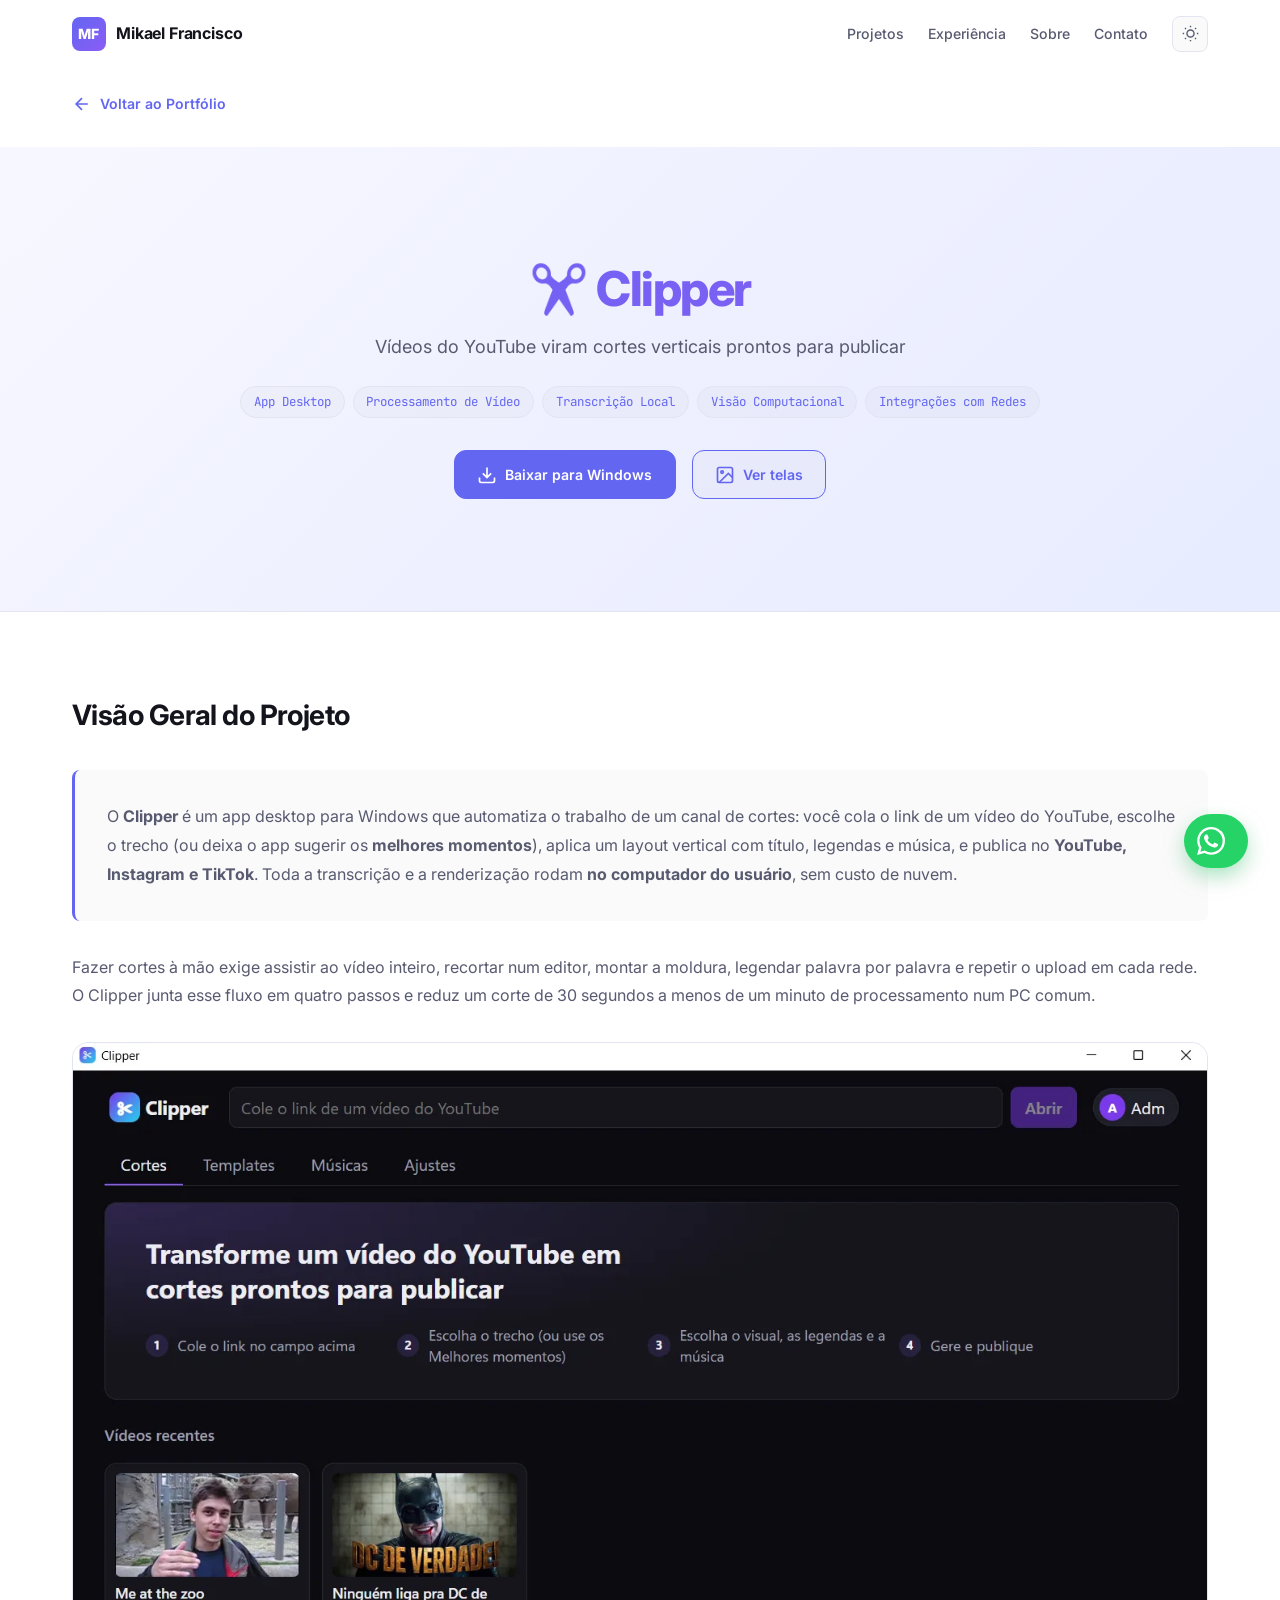
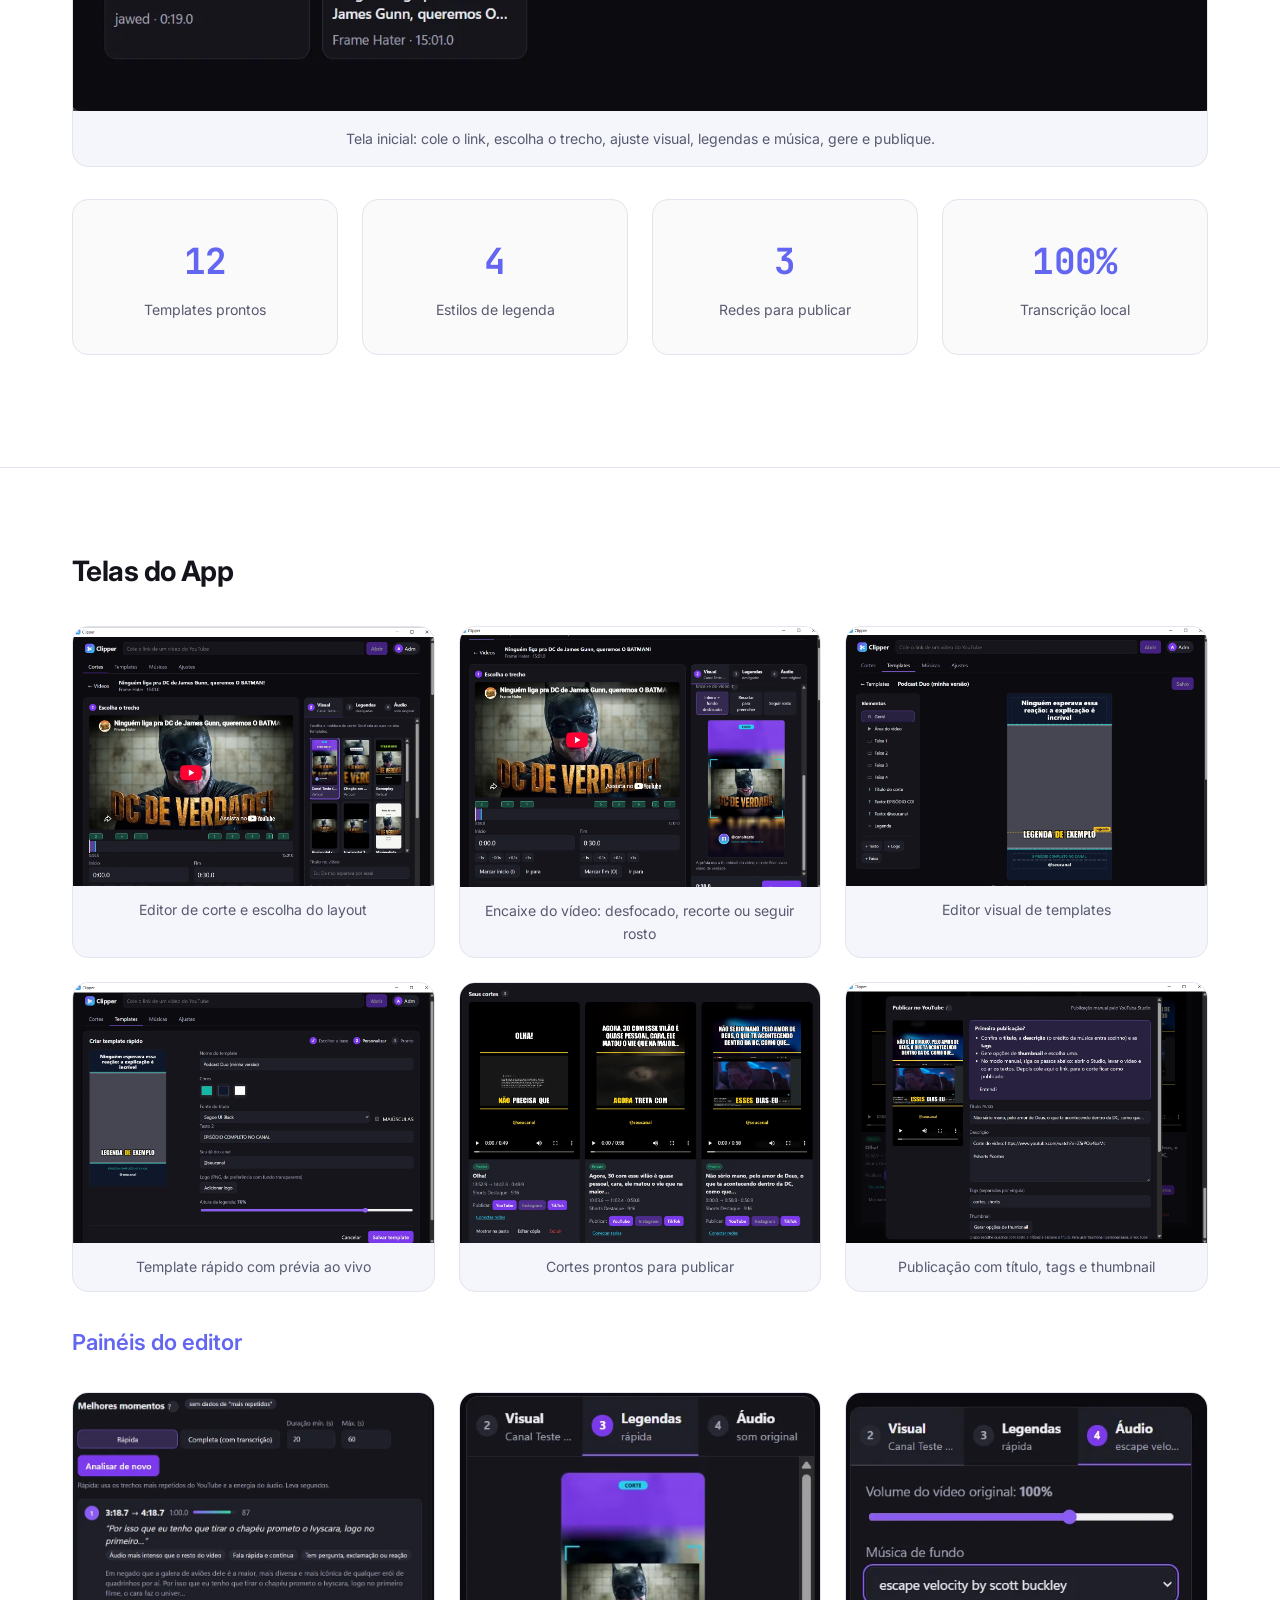
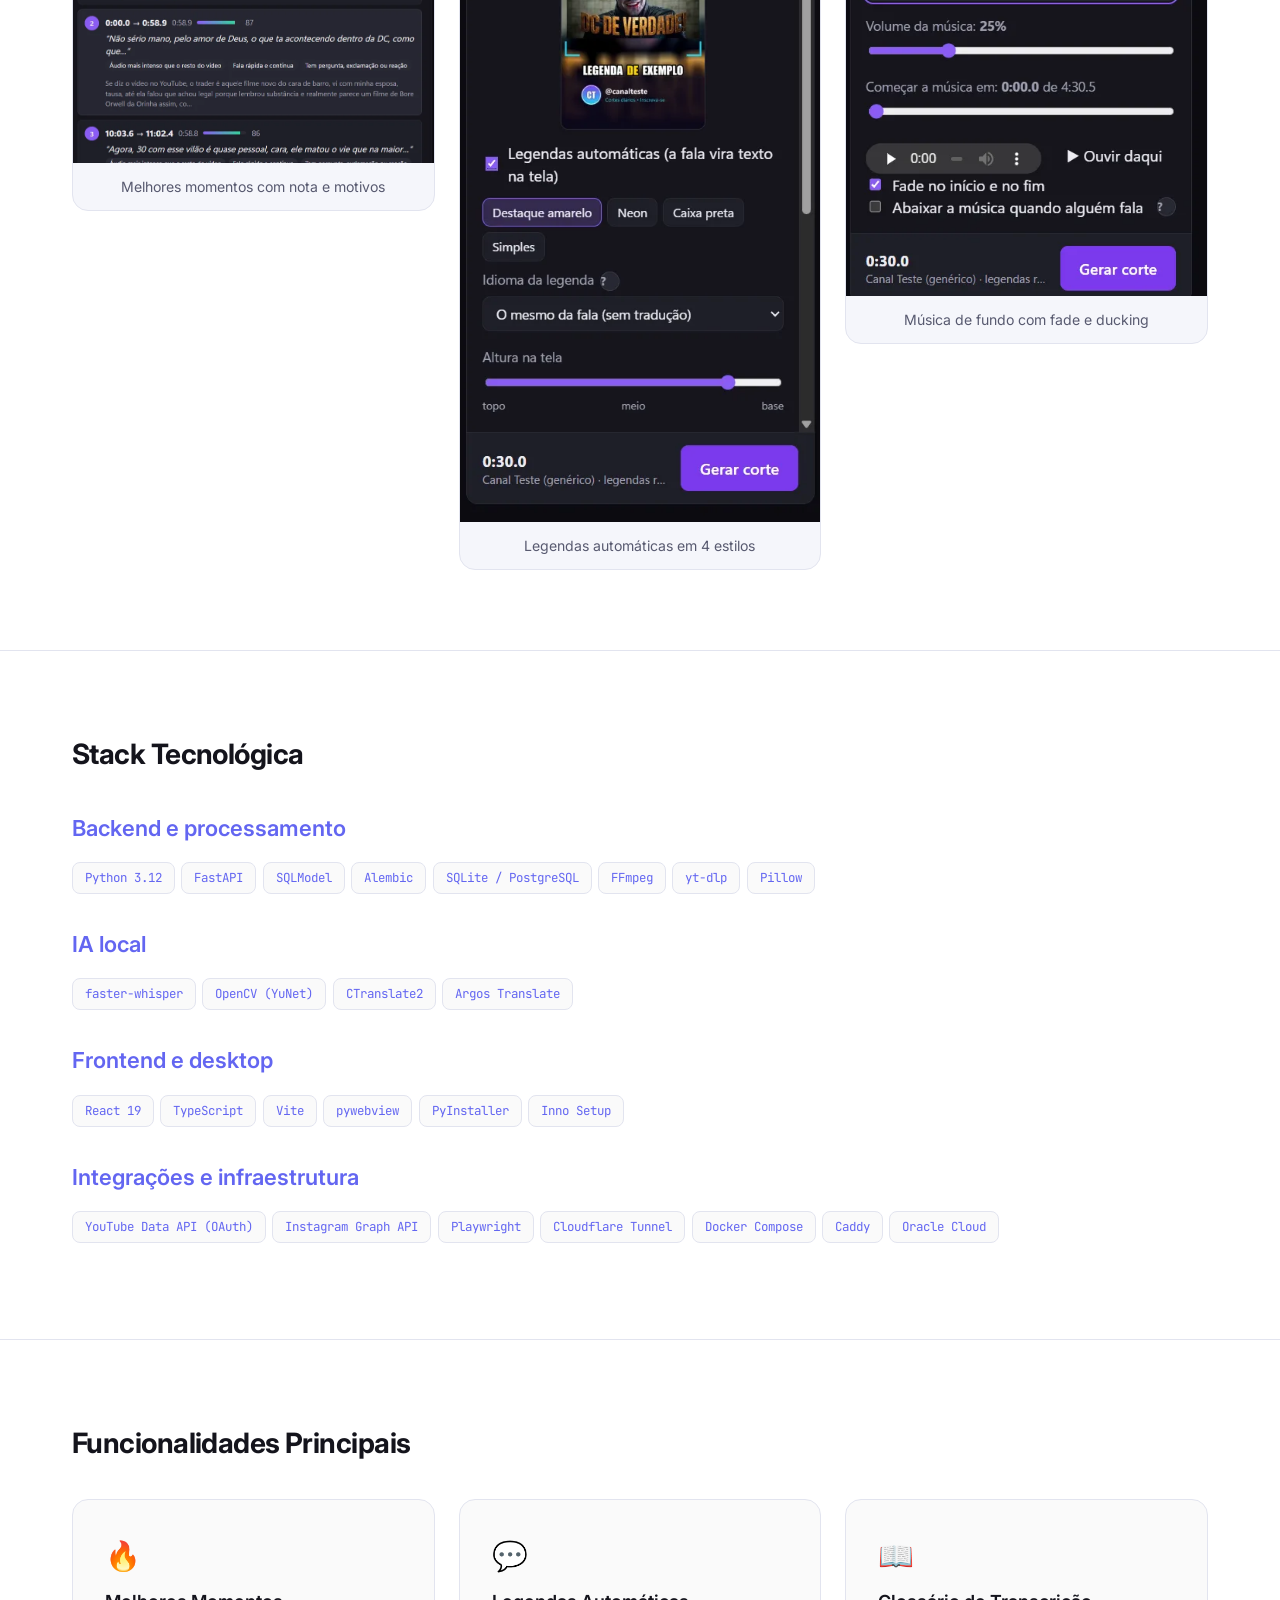
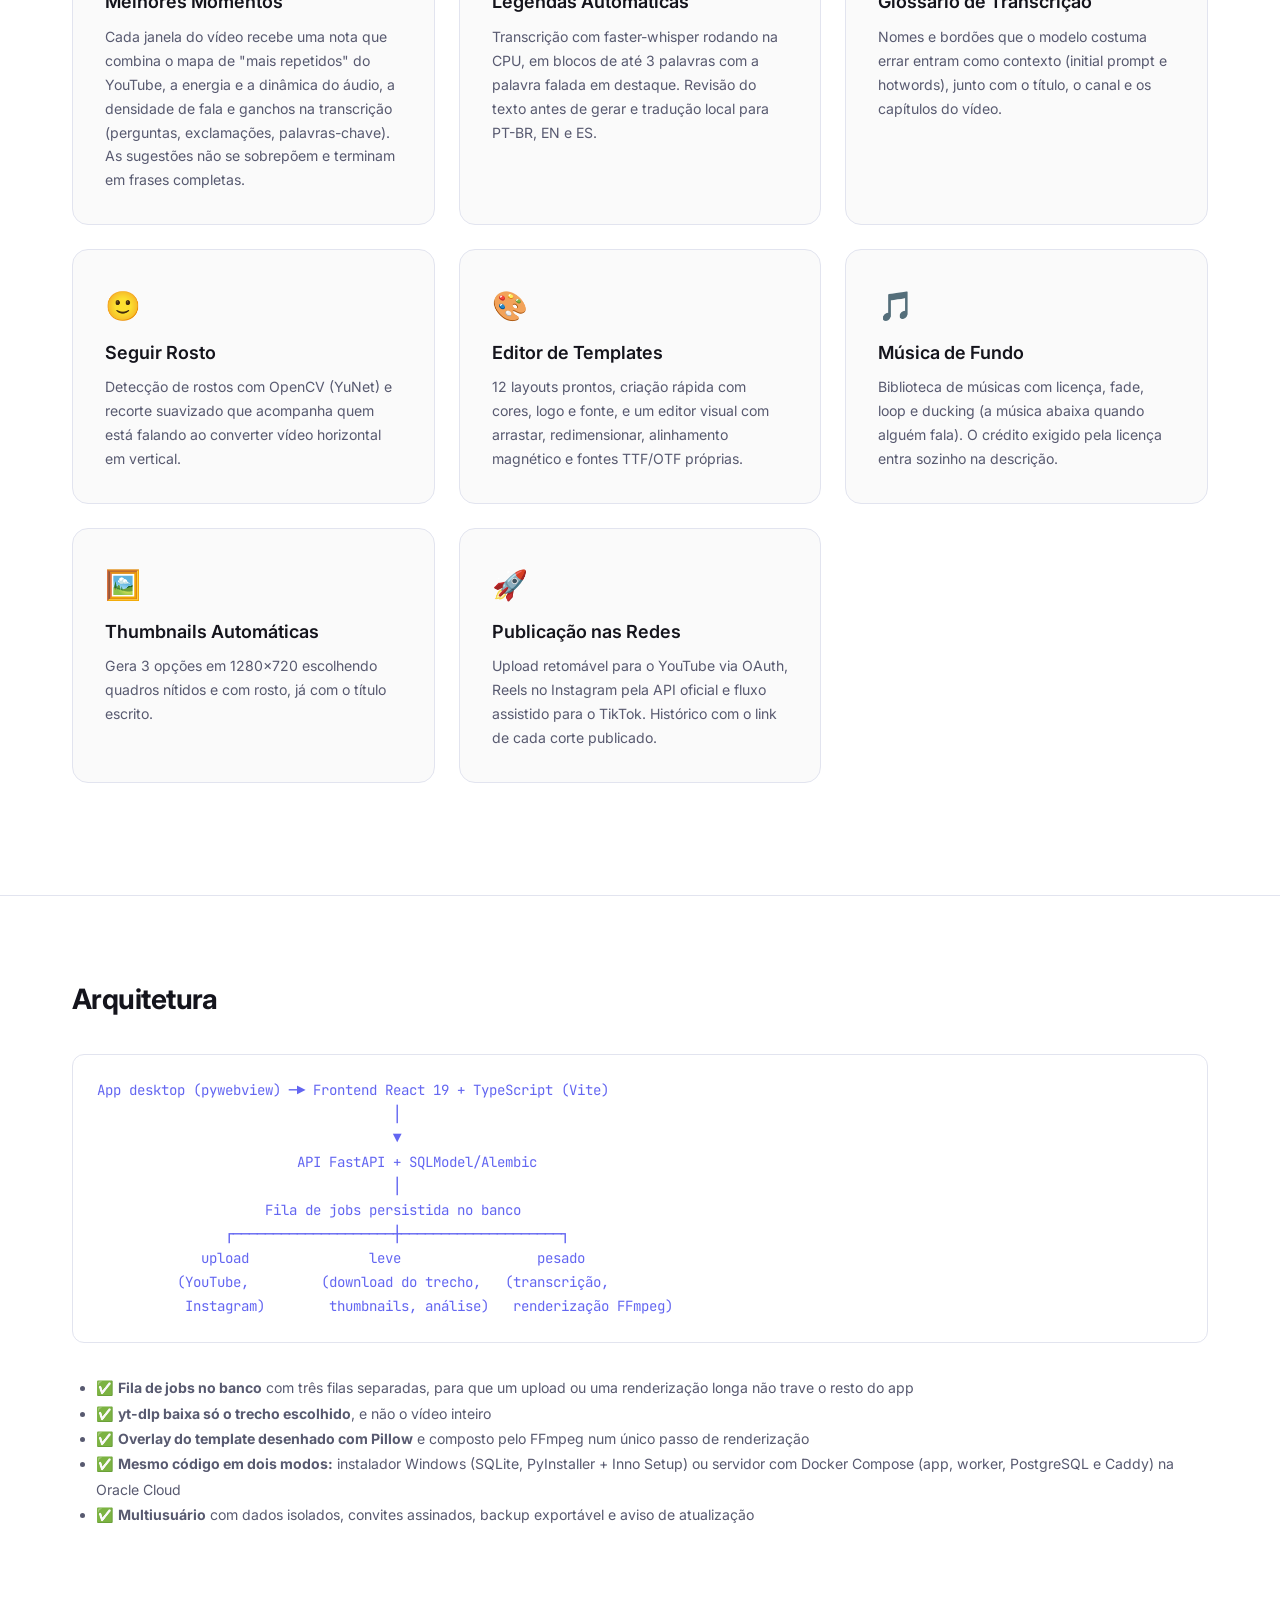
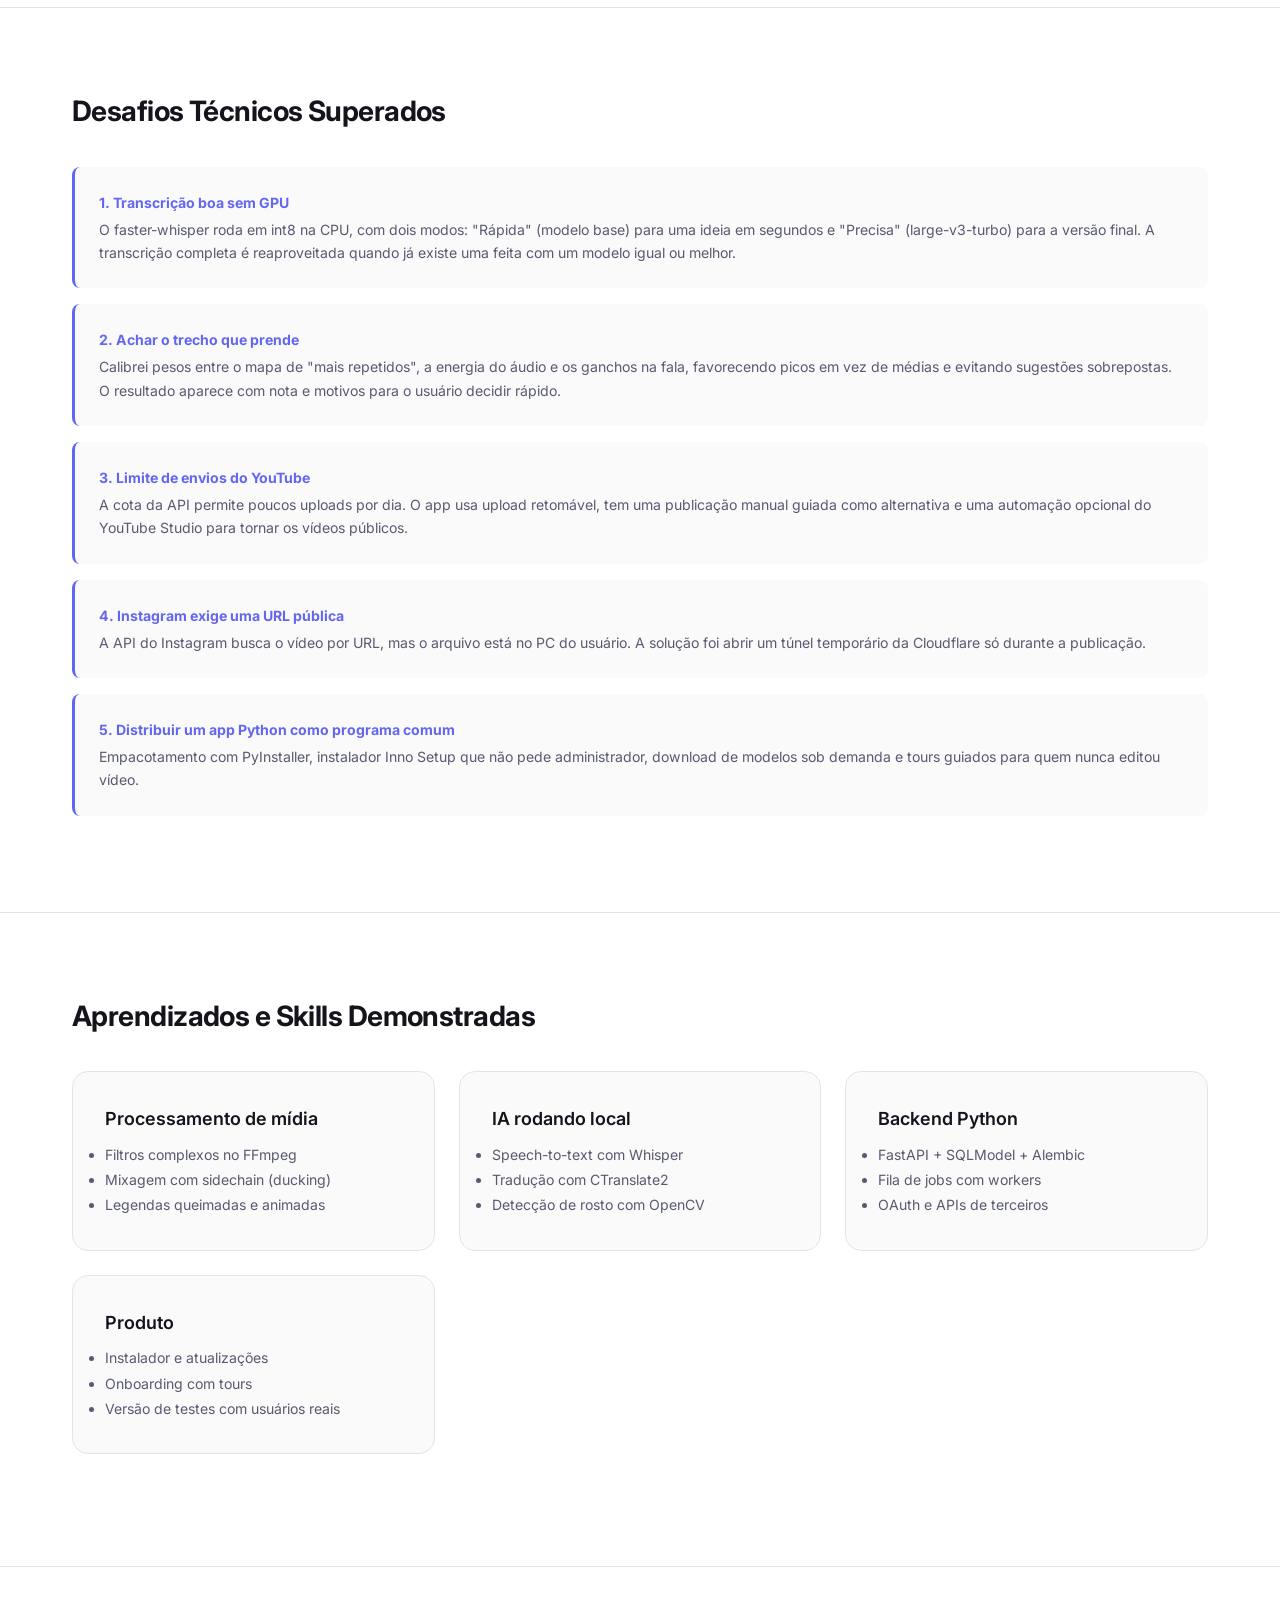
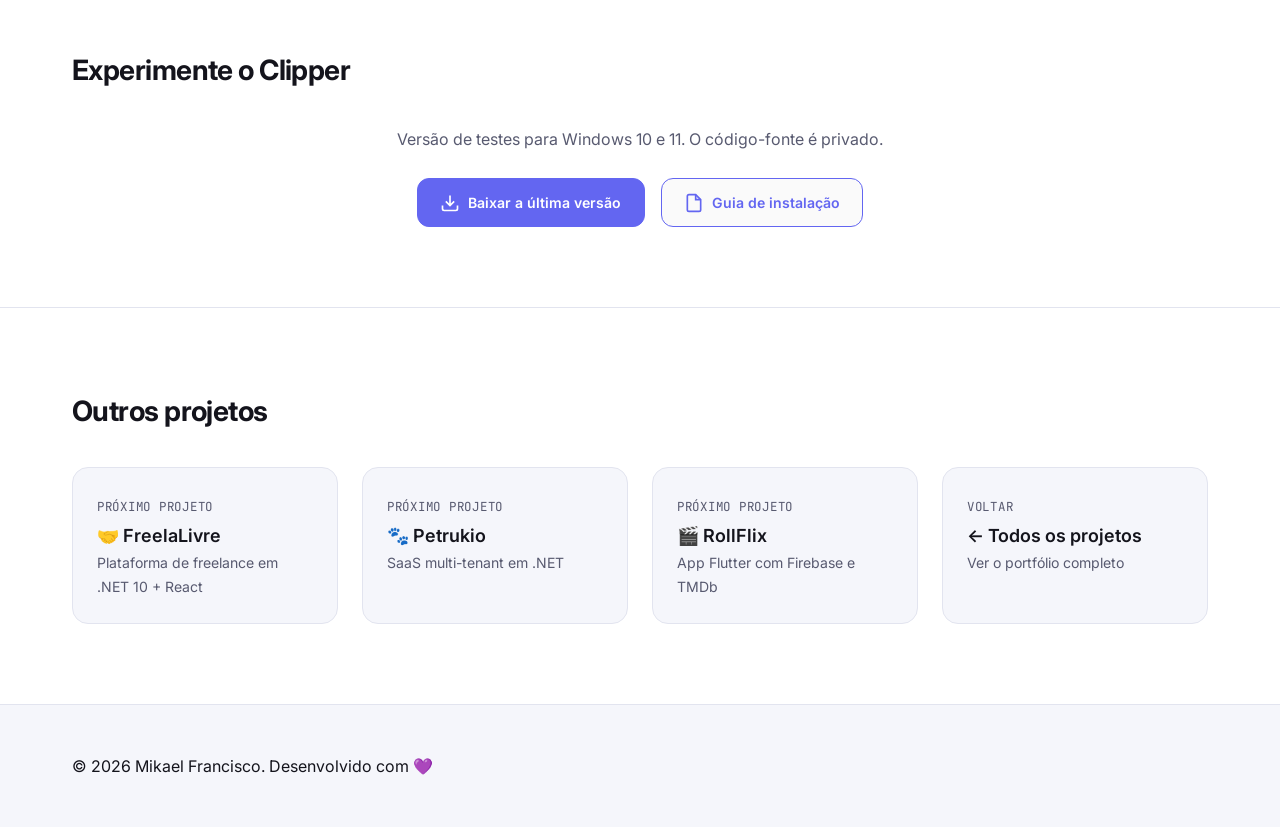
<file: youtube-clipper.html>
<!DOCTYPE html>
<html lang="pt-BR">
<head>
    <meta charset="UTF-8">
    <meta name="viewport" content="width=device-width, initial-scale=1.0">

    <title>Clipper — cortes do YouTube com Python e React | Mikael Francisco</title>
    <meta name="description" content="Case study: app desktop que transforma vídeos do YouTube em cortes verticais para Shorts, Reels e TikTok, com melhores momentos automáticos, legendas por transcrição local e publicação nas redes.">
    <meta name="author" content="Mikael Francisco">
    <meta name="robots" content="index, follow, max-image-preview:large">
    <meta name="theme-color" content="#0a0a0c">

    <link rel="canonical" href="https://mikaelfrancisco.vercel.app/youtube-clipper">
    <link rel="alternate" hreflang="pt-BR" href="https://mikaelfrancisco.vercel.app/youtube-clipper">
    <link rel="alternate" hreflang="x-default" href="https://mikaelfrancisco.vercel.app/youtube-clipper">

    <!-- Open Graph -->
    <meta property="og:type" content="article">
    <meta property="og:site_name" content="Mikael Francisco">
    <meta property="og:locale" content="pt_BR">
    <meta property="og:title" content="Clipper — vídeos do YouTube viram cortes prontos para publicar">
    <meta property="og:description" content="App desktop em Python + React: melhores momentos automáticos, legendas com transcrição local, templates visuais e publicação no YouTube, Instagram e TikTok.">
    <meta property="og:url" content="https://mikaelfrancisco.vercel.app/youtube-clipper">
    <meta property="og:image" content="https://mikaelfrancisco.vercel.app/assets/images/YoutubeClipper/clipper-editor.webp">
    <meta property="og:image:width" content="1405">
    <meta property="og:image:height" content="1010">

    <!-- Twitter -->
    <meta name="twitter:card" content="summary_large_image">
    <meta name="twitter:title" content="Clipper — vídeos do YouTube viram cortes prontos para publicar">
    <meta name="twitter:description" content="App desktop em Python + React: melhores momentos automáticos, legendas com transcrição local, templates visuais e publicação no YouTube, Instagram e TikTok.">
    <meta name="twitter:image" content="https://mikaelfrancisco.vercel.app/assets/images/YoutubeClipper/clipper-editor.webp">

    <!-- Favicon -->
    <link rel="icon" type="image/svg+xml" href="favicon.svg">
    <link rel="icon" type="image/png" sizes="32x32" href="favicon-32.png">
    <link rel="apple-touch-icon" href="apple-touch-icon.png">
    <link rel="manifest" href="site.webmanifest">

    <!-- Fontes -->
    <link rel="preconnect" href="https://fonts.googleapis.com">
    <link rel="preconnect" href="https://fonts.gstatic.com" crossorigin>
    <link rel="stylesheet" href="https://fonts.googleapis.com/css2?family=Inter:wght@400;500;600;700;800&family=JetBrains+Mono:wght@400;500&display=swap">

    <link rel="stylesheet" href="style.css">

    <script>
        (function () {
            try {
                var saved = localStorage.getItem('theme');
                var theme = saved || (window.matchMedia('(prefers-color-scheme: light)').matches ? 'light' : 'dark');
                document.documentElement.setAttribute('data-theme', theme);
            } catch (e) {
                document.documentElement.setAttribute('data-theme', 'dark');
            }
        })();
    </script>

    <script type="application/ld+json">
    {
        "@context": "https://schema.org",
        "@graph": [
            {
                "@type": "SoftwareApplication",
                "name": "Clipper",
                "applicationCategory": "MultimediaApplication",
                "operatingSystem": "Windows 10, Windows 11",
                "description": "App desktop que transforma vídeos do YouTube em cortes verticais para Shorts, Reels e TikTok, com detecção de melhores momentos, legendas automáticas por transcrição local, templates visuais, música de fundo e publicação nas redes.",
                "url": "https://mikaelfrancisco.vercel.app/youtube-clipper",
                "downloadUrl": "https://github.com/Gipsy7/clipper-releases/releases/latest",
                "image": "https://mikaelfrancisco.vercel.app/assets/images/YoutubeClipper/clipper-editor.webp",
                "screenshot": [
                    "https://mikaelfrancisco.vercel.app/assets/images/YoutubeClipper/clipper-home.webp",
                    "https://mikaelfrancisco.vercel.app/assets/images/YoutubeClipper/clipper-cortes.webp"
                ],
                "author": {
                    "@type": "Person",
                    "name": "Mikael Francisco",
                    "url": "https://mikaelfrancisco.vercel.app/"
                }
            },
            {
                "@type": "BreadcrumbList",
                "itemListElement": [
                    { "@type": "ListItem", "position": 1, "name": "Início", "item": "https://mikaelfrancisco.vercel.app/" },
                    { "@type": "ListItem", "position": 2, "name": "Clipper", "item": "https://mikaelfrancisco.vercel.app/youtube-clipper" }
                ]
            }
        ]
    }
    </script>
</head>
<body data-project="youtube-clipper">
    <a href="#main" class="skip-link">Pular para o conteúdo</a>

    <nav class="navbar" id="navbar">
        <div class="container navbar-inner">
            <a href="index.html" class="navbar-brand">
                <span class="navbar-mark">MF</span>
                <span class="navbar-name">Mikael Francisco</span>
            </a>
            <button class="navbar-toggle" aria-label="Abrir menu" aria-expanded="false" aria-controls="navbar-menu">
                <span></span><span></span><span></span>
            </button>
            <ul class="navbar-menu" id="navbar-menu">
                <li><a href="index.html#projects">Projetos</a></li>
                <li><a href="index.html#experience">Experiência</a></li>
                <li><a href="index.html#about">Sobre</a></li>
                <li><a href="index.html#contact">Contato</a></li>
                <li>
                    <button class="theme-toggle" aria-label="Alternar tema claro e escuro" title="Alternar tema">
                        <svg class="theme-icon-dark" viewBox="0 0 24 24" fill="none" stroke="currentColor" stroke-width="2" aria-hidden="true">
                            <path d="M21 12.79A9 9 0 1 1 11.21 3 7 7 0 0 0 21 12.79z"/>
                        </svg>
                        <svg class="theme-icon-light" viewBox="0 0 24 24" fill="none" stroke="currentColor" stroke-width="2" aria-hidden="true">
                            <circle cx="12" cy="12" r="5"/>
                            <path d="M12 1v2M12 21v2M4.22 4.22l1.42 1.42M18.36 18.36l1.42 1.42M1 12h2M21 12h2M4.22 19.78l1.42-1.42M18.36 5.64l1.42-1.42"/>
                        </svg>
                    </button>
                </li>
            </ul>
        </div>
    </nav>

    <main id="main">

    <div class="container case-topbar">
        <a href="index.html" class="back-button">
            <svg width="20" height="20" viewBox="0 0 24 24" fill="none" stroke="currentColor" stroke-width="2">
                <path d="M19 12H5M12 19l-7-7 7-7"/>
            </svg>
            Voltar ao Portfólio
        </a>
    </div>

    <!-- Project Hero -->
    <section class="project-hero">
        <div class="container">
            <div class="project-header">
                <h1>✂️ Clipper</h1>
                <p class="project-tagline">Vídeos do YouTube viram cortes verticais prontos para publicar</p>

                <div class="project-badges">
                    <span class="badge">App Desktop</span>
                    <span class="badge">Processamento de Vídeo</span>
                    <span class="badge">Transcrição Local</span>
                    <span class="badge">Visão Computacional</span>
                    <span class="badge">Integrações com Redes</span>
                </div>

                <div class="project-actions">
                    <a href="https://github.com/Gipsy7/clipper-releases/releases/latest" target="_blank" rel="noopener" class="action-btn primary">
                        <svg width="20" height="20" viewBox="0 0 24 24" fill="none" stroke="currentColor" stroke-width="2">
                            <path d="M21 15v4a2 2 0 0 1-2 2H5a2 2 0 0 1-2-2v-4M7 10l5 5 5-5M12 15V3"/>
                        </svg>
                        Baixar para Windows
                    </a>
                    <a href="#galeria" class="action-btn">
                        <svg width="20" height="20" viewBox="0 0 24 24" fill="none" stroke="currentColor" stroke-width="2">
                            <rect x="3" y="3" width="18" height="18" rx="2"/>
                            <circle cx="8.5" cy="8.5" r="1.5"/>
                            <path d="M21 15l-5-5L5 21"/>
                        </svg>
                        Ver telas
                    </a>
                </div>
            </div>
        </div>
    </section>

    <!-- Overview -->
    <section class="content-section">
        <div class="container">
            <h2 class="case-section-title">Visão Geral do Projeto</h2>

            <div class="highlight-box">
                <p class="text-content" style="margin-bottom: 0;">
                    O <strong>Clipper</strong> é um app desktop para Windows que automatiza o trabalho de um canal de cortes:
                    você cola o link de um vídeo do YouTube, escolhe o trecho (ou deixa o app sugerir os <strong>melhores momentos</strong>),
                    aplica um layout vertical com título, legendas e música, e publica no <strong>YouTube, Instagram e TikTok</strong>.
                    Toda a transcrição e a renderização rodam <strong>no computador do usuário</strong>, sem custo de nuvem.
                </p>
            </div>

            <p class="text-content">
                Fazer cortes à mão exige assistir ao vídeo inteiro, recortar num editor, montar a moldura, legendar palavra por palavra
                e repetir o upload em cada rede. O Clipper junta esse fluxo em quatro passos e reduz um corte de 30 segundos a
                menos de um minuto de processamento num PC comum.
            </p>

            <figure class="project-figure">
                <img src="assets/images/YoutubeClipper/clipper-home.webp"
                     alt="Tela inicial do Clipper com campo para colar o link do YouTube, os quatro passos do fluxo e os vídeos recentes"
                     width="1403" height="826" loading="lazy" decoding="async">
                <figcaption>Tela inicial: cole o link, escolha o trecho, ajuste visual, legendas e música, gere e publique.</figcaption>
            </figure>

            <div class="stats-grid">
                <div class="stat-card">
                    <span class="stat-number">12</span>
                    <span class="stat-label">Templates prontos</span>
                </div>
                <div class="stat-card">
                    <span class="stat-number">4</span>
                    <span class="stat-label">Estilos de legenda</span>
                </div>
                <div class="stat-card">
                    <span class="stat-number">3</span>
                    <span class="stat-label">Redes para publicar</span>
                </div>
                <div class="stat-card">
                    <span class="stat-number">100%</span>
                    <span class="stat-label">Transcrição local</span>
                </div>
            </div>
        </div>
    </section>

    <!-- Gallery -->
    <section class="content-section" id="galeria">
        <div class="container">
            <h2 class="case-section-title">Telas do App</h2>

            <div class="gallery gallery--wide">
                <div class="gallery-item">
                    <img src="assets/images/YoutubeClipper/clipper-editor.webp" alt="Editor de corte com a linha do tempo, os melhores momentos marcados e a escolha do template" width="1405" height="1010" loading="lazy" decoding="async">
                    <div class="gallery-caption">Editor de corte e escolha do layout</div>
                </div>
                <div class="gallery-item">
                    <img src="assets/images/YoutubeClipper/clipper-visual.webp" alt="Prévia vertical do corte com o vídeo inteiro sobre fundo desfocado" width="1397" height="1006" loading="lazy" decoding="async">
                    <div class="gallery-caption">Encaixe do vídeo: desfocado, recorte ou seguir rosto</div>
                </div>
                <div class="gallery-item">
                    <img src="assets/images/YoutubeClipper/clipper-template-editor.webp" alt="Editor visual de templates com lista de elementos e prévia arrastável" width="1400" height="1006" loading="lazy" decoding="async">
                    <div class="gallery-caption">Editor visual de templates</div>
                </div>
                <div class="gallery-item">
                    <img src="assets/images/YoutubeClipper/clipper-template-rapido.webp" alt="Criação rápida de template com cores, fonte, texto, @ do canal e logo" width="1408" height="1016" loading="lazy" decoding="async">
                    <div class="gallery-caption">Template rápido com prévia ao vivo</div>
                </div>
                <div class="gallery-item">
                    <img src="assets/images/YoutubeClipper/clipper-cortes.webp" alt="Cortes gerados prontos, com botões para publicar no YouTube, Instagram e TikTok" width="1323" height="952" loading="lazy" decoding="async">
                    <div class="gallery-caption">Cortes prontos para publicar</div>
                </div>
                <div class="gallery-item">
                    <img src="assets/images/YoutubeClipper/clipper-publicar.webp" alt="Janela de publicação no YouTube com título, descrição, tags e geração de thumbnail" width="1405" height="1010" loading="lazy" decoding="async">
                    <div class="gallery-caption">Publicação com título, tags e thumbnail</div>
                </div>
            </div>

            <h3 class="subsection-title">Painéis do editor</h3>
            <div class="gallery gallery--panels">
                <div class="gallery-item">
                    <img src="assets/images/YoutubeClipper/clipper-melhores-momentos.webp" alt="Lista de melhores momentos com intervalo, nota e motivos como áudio intenso e fala rápida" width="833" height="854" loading="lazy" decoding="async">
                    <div class="gallery-caption">Melhores momentos com nota e motivos</div>
                </div>
                <div class="gallery-item">
                    <img src="assets/images/YoutubeClipper/clipper-legendas.webp" alt="Painel de legendas automáticas com estilos Destaque amarelo, Neon, Caixa preta e Simples" width="465" height="940" loading="lazy" decoding="async">
                    <div class="gallery-caption">Legendas automáticas em 4 estilos</div>
                </div>
                <div class="gallery-item">
                    <img src="assets/images/YoutubeClipper/clipper-musica.webp" alt="Painel de áudio com música de fundo, volume, fade e opção de abaixar a música quando alguém fala" width="475" height="662" loading="lazy" decoding="async">
                    <div class="gallery-caption">Música de fundo com fade e ducking</div>
                </div>
            </div>
        </div>
    </section>

    <!-- Technologies -->
    <section class="content-section">
        <div class="container">
            <h2 class="case-section-title">Stack Tecnológica</h2>

            <h3 class="subsection-title">Backend e processamento</h3>
            <div class="tech-chips">
                <span class="tech-chip">Python 3.12</span>
                <span class="tech-chip">FastAPI</span>
                <span class="tech-chip">SQLModel</span>
                <span class="tech-chip">Alembic</span>
                <span class="tech-chip">SQLite / PostgreSQL</span>
                <span class="tech-chip">FFmpeg</span>
                <span class="tech-chip">yt-dlp</span>
                <span class="tech-chip">Pillow</span>
            </div>

            <h3 class="subsection-title">IA local</h3>
            <div class="tech-chips">
                <span class="tech-chip">faster-whisper</span>
                <span class="tech-chip">OpenCV (YuNet)</span>
                <span class="tech-chip">CTranslate2</span>
                <span class="tech-chip">Argos Translate</span>
            </div>

            <h3 class="subsection-title">Frontend e desktop</h3>
            <div class="tech-chips">
                <span class="tech-chip">React 19</span>
                <span class="tech-chip">TypeScript</span>
                <span class="tech-chip">Vite</span>
                <span class="tech-chip">pywebview</span>
                <span class="tech-chip">PyInstaller</span>
                <span class="tech-chip">Inno Setup</span>
            </div>

            <h3 class="subsection-title">Integrações e infraestrutura</h3>
            <div class="tech-chips">
                <span class="tech-chip">YouTube Data API (OAuth)</span>
                <span class="tech-chip">Instagram Graph API</span>
                <span class="tech-chip">Playwright</span>
                <span class="tech-chip">Cloudflare Tunnel</span>
                <span class="tech-chip">Docker Compose</span>
                <span class="tech-chip">Caddy</span>
                <span class="tech-chip">Oracle Cloud</span>
            </div>
        </div>
    </section>

    <!-- Features -->
    <section class="content-section">
        <div class="container">
            <h2 class="case-section-title">Funcionalidades Principais</h2>

            <div class="feature-grid">
                <div class="feature-card">
                    <div class="feature-icon">🔥</div>
                    <h3 class="feature-title">Melhores Momentos</h3>
                    <p class="feature-description">
                        Cada janela do vídeo recebe uma nota que combina o mapa de "mais repetidos" do YouTube, a energia
                        e a dinâmica do áudio, a densidade de fala e ganchos na transcrição (perguntas, exclamações, palavras-chave).
                        As sugestões não se sobrepõem e terminam em frases completas.
                    </p>
                </div>

                <div class="feature-card">
                    <div class="feature-icon">💬</div>
                    <h3 class="feature-title">Legendas Automáticas</h3>
                    <p class="feature-description">
                        Transcrição com faster-whisper rodando na CPU, em blocos de até 3 palavras com a palavra falada em destaque.
                        Revisão do texto antes de gerar e tradução local para PT-BR, EN e ES.
                    </p>
                </div>

                <div class="feature-card">
                    <div class="feature-icon">📖</div>
                    <h3 class="feature-title">Glossário de Transcrição</h3>
                    <p class="feature-description">
                        Nomes e bordões que o modelo costuma errar entram como contexto (initial prompt e hotwords),
                        junto com o título, o canal e os capítulos do vídeo.
                    </p>
                </div>

                <div class="feature-card">
                    <div class="feature-icon">🙂</div>
                    <h3 class="feature-title">Seguir Rosto</h3>
                    <p class="feature-description">
                        Detecção de rostos com OpenCV (YuNet) e recorte suavizado que acompanha quem está falando
                        ao converter vídeo horizontal em vertical.
                    </p>
                </div>

                <div class="feature-card">
                    <div class="feature-icon">🎨</div>
                    <h3 class="feature-title">Editor de Templates</h3>
                    <p class="feature-description">
                        12 layouts prontos, criação rápida com cores, logo e fonte, e um editor visual com arrastar,
                        redimensionar, alinhamento magnético e fontes TTF/OTF próprias.
                    </p>
                </div>

                <div class="feature-card">
                    <div class="feature-icon">🎵</div>
                    <h3 class="feature-title">Música de Fundo</h3>
                    <p class="feature-description">
                        Biblioteca de músicas com licença, fade, loop e ducking (a música abaixa quando alguém fala).
                        O crédito exigido pela licença entra sozinho na descrição.
                    </p>
                </div>

                <div class="feature-card">
                    <div class="feature-icon">🖼️</div>
                    <h3 class="feature-title">Thumbnails Automáticas</h3>
                    <p class="feature-description">
                        Gera 3 opções em 1280×720 escolhendo quadros nítidos e com rosto, já com o título escrito.
                    </p>
                </div>

                <div class="feature-card">
                    <div class="feature-icon">🚀</div>
                    <h3 class="feature-title">Publicação nas Redes</h3>
                    <p class="feature-description">
                        Upload retomável para o YouTube via OAuth, Reels no Instagram pela API oficial e fluxo assistido
                        para o TikTok. Histórico com o link de cada corte publicado.
                    </p>
                </div>
            </div>
        </div>
    </section>

    <!-- Architecture -->
    <section class="content-section">
        <div class="container">
            <h2 class="case-section-title">Arquitetura</h2>

            <div class="code-block">
                <pre>App desktop (pywebview) ─▶ Frontend React 19 + TypeScript (Vite)
                                     │
                                     ▼
                         API FastAPI + SQLModel/Alembic
                                     │
                     Fila de jobs persistida no banco
                ┌────────────────────┼────────────────────┐
             upload               leve                 pesado
          (YouTube,         (download do trecho,   (transcrição,
           Instagram)        thumbnails, análise)   renderização FFmpeg)</pre>
            </div>

            <ul class="simple-list">
                <li>✅ <strong>Fila de jobs no banco</strong> com três filas separadas, para que um upload ou uma renderização longa não trave o resto do app</li>
                <li>✅ <strong>yt-dlp baixa só o trecho escolhido</strong>, e não o vídeo inteiro</li>
                <li>✅ <strong>Overlay do template desenhado com Pillow</strong> e composto pelo FFmpeg num único passo de renderização</li>
                <li>✅ <strong>Mesmo código em dois modos:</strong> instalador Windows (SQLite, PyInstaller + Inno Setup) ou servidor com Docker Compose (app, worker, PostgreSQL e Caddy) na Oracle Cloud</li>
                <li>✅ <strong>Multiusuário</strong> com dados isolados, convites assinados, backup exportável e aviso de atualização</li>
            </ul>
        </div>
    </section>

    <!-- Technical Challenges -->
    <section class="content-section">
        <div class="container">
            <h2 class="case-section-title">Desafios Técnicos Superados</h2>

            <ul class="challenge-list">
                <li class="challenge-item">
                    <strong>1. Transcrição boa sem GPU</strong>
                    O faster-whisper roda em int8 na CPU, com dois modos: "Rápida" (modelo base) para uma ideia em segundos e
                    "Precisa" (large-v3-turbo) para a versão final. A transcrição completa é reaproveitada quando já existe uma
                    feita com um modelo igual ou melhor.
                </li>

                <li class="challenge-item">
                    <strong>2. Achar o trecho que prende</strong>
                    Calibrei pesos entre o mapa de "mais repetidos", a energia do áudio e os ganchos na fala, favorecendo picos
                    em vez de médias e evitando sugestões sobrepostas. O resultado aparece com nota e motivos para o usuário decidir rápido.
                </li>

                <li class="challenge-item">
                    <strong>3. Limite de envios do YouTube</strong>
                    A cota da API permite poucos uploads por dia. O app usa upload retomável, tem uma publicação manual guiada como
                    alternativa e uma automação opcional do YouTube Studio para tornar os vídeos públicos.
                </li>

                <li class="challenge-item">
                    <strong>4. Instagram exige uma URL pública</strong>
                    A API do Instagram busca o vídeo por URL, mas o arquivo está no PC do usuário. A solução foi abrir um túnel
                    temporário da Cloudflare só durante a publicação.
                </li>

                <li class="challenge-item">
                    <strong>5. Distribuir um app Python como programa comum</strong>
                    Empacotamento com PyInstaller, instalador Inno Setup que não pede administrador, download de modelos sob demanda
                    e tours guiados para quem nunca editou vídeo.
                </li>
            </ul>
        </div>
    </section>

    <!-- Learning -->
    <section class="content-section">
        <div class="container">
            <h2 class="case-section-title">Aprendizados e Skills Demonstradas</h2>

            <div class="feature-grid">
                <div class="feature-card">
                    <h3 class="feature-title">Processamento de mídia</h3>
                    <ul class="simple-list" style="margin-left: 0;">
                        <li>Filtros complexos no FFmpeg</li>
                        <li>Mixagem com sidechain (ducking)</li>
                        <li>Legendas queimadas e animadas</li>
                    </ul>
                </div>

                <div class="feature-card">
                    <h3 class="feature-title">IA rodando local</h3>
                    <ul class="simple-list" style="margin-left: 0;">
                        <li>Speech-to-text com Whisper</li>
                        <li>Tradução com CTranslate2</li>
                        <li>Detecção de rosto com OpenCV</li>
                    </ul>
                </div>

                <div class="feature-card">
                    <h3 class="feature-title">Backend Python</h3>
                    <ul class="simple-list" style="margin-left: 0;">
                        <li>FastAPI + SQLModel + Alembic</li>
                        <li>Fila de jobs com workers</li>
                        <li>OAuth e APIs de terceiros</li>
                    </ul>
                </div>

                <div class="feature-card">
                    <h3 class="feature-title">Produto</h3>
                    <ul class="simple-list" style="margin-left: 0;">
                        <li>Instalador e atualizações</li>
                        <li>Onboarding com tours</li>
                        <li>Versão de testes com usuários reais</li>
                    </ul>
                </div>
            </div>
        </div>
    </section>

    <!-- Footer Actions -->
    <section class="content-section" style="border-bottom: none;">
        <div class="container" style="text-align: center;">
            <h2 class="case-section-title">Experimente o Clipper</h2>
            <p class="text-content">Versão de testes para Windows 10 e 11. O código-fonte é privado.</p>
            <div class="project-actions">
                <a href="https://github.com/Gipsy7/clipper-releases/releases/latest" target="_blank" rel="noopener" class="action-btn primary">
                    <svg width="20" height="20" viewBox="0 0 24 24" fill="none" stroke="currentColor" stroke-width="2">
                        <path d="M21 15v4a2 2 0 0 1-2 2H5a2 2 0 0 1-2-2v-4M7 10l5 5 5-5M12 15V3"/>
                    </svg>
                    Baixar a última versão
                </a>
                <a href="https://github.com/Gipsy7/clipper-releases" target="_blank" rel="noopener" class="action-btn">
                    <svg width="20" height="20" viewBox="0 0 24 24" fill="none" stroke="currentColor" stroke-width="2">
                        <path d="M14 2H6a2 2 0 0 0-2 2v16a2 2 0 0 0 2 2h12a2 2 0 0 0 2-2V8z"/>
                        <polyline points="14 2 14 8 20 8"/>
                    </svg>
                    Guia de instalação
                </a>
            </div>
        </div>
    </section>

    </main>

    <!-- Outros projetos -->
    <section class="case-nav">
        <div class="container">
            <h2 class="case-section-title">Outros projetos</h2>
            <div class="case-nav-grid">
                <a href="freelalivre.html" class="case-nav-card">
                    <span class="case-nav-label">Próximo projeto</span>
                    <p class="case-nav-title">🤝 FreelaLivre</p>
                    <p class="feature-description">Plataforma de freelance em .NET 10 + React</p>
                </a>
                <a href="petrukio.html" class="case-nav-card">
                    <span class="case-nav-label">Próximo projeto</span>
                    <p class="case-nav-title">🐾 Petrukio</p>
                    <p class="feature-description">SaaS multi-tenant em .NET</p>
                </a>
                <a href="rollflix.html" class="case-nav-card">
                    <span class="case-nav-label">Próximo projeto</span>
                    <p class="case-nav-title">🎬 RollFlix</p>
                    <p class="feature-description">App Flutter com Firebase e TMDb</p>
                </a>
                <a href="index.html#projects" class="case-nav-card">
                    <span class="case-nav-label">Voltar</span>
                    <p class="case-nav-title">← Todos os projetos</p>
                    <p class="feature-description">Ver o portfólio completo</p>
                </a>
            </div>
        </div>
    </section>

    <!-- Footer -->
    <footer class="footer">
        <div class="container">
            <p>&copy; 2026 Mikael Francisco. Desenvolvido com 💜</p>
        </div>
    </footer>

    <script src="script.js"></script>
</body>
</html>
</file>
<file: style.css>
/* ========================================
   DESIGN TOKENS
   ======================================== */

:root {
    /* Tipografia */
    --font-sans: 'Inter', -apple-system, BlinkMacSystemFont, 'Segoe UI', sans-serif;
    --font-mono: 'JetBrains Mono', ui-monospace, 'Cascadia Code', Consolas, monospace;

    --text-xs: 0.78rem;
    --text-sm: 0.88rem;
    --text-base: 1rem;
    --text-lg: 1.125rem;
    --text-xl: 1.375rem;
    --text-2xl: 1.75rem;
    --text-3xl: 2.25rem;
    --text-4xl: 3rem;
    --text-5xl: clamp(2.5rem, 7vw, 4.25rem);

    /* Cores de destaque (constantes nos dois temas) */
    --accent-primary: #6366f1;
    --accent-secondary: #8b5cf6;
    --accent-hover: #4f46e5;
    --accent-gradient: linear-gradient(135deg, var(--accent-primary) 0%, var(--accent-secondary) 100%);
    /* Marca do site: fixa, não acompanha o accent da página de projeto */
    --brand-gradient: linear-gradient(135deg, #6366f1 0%, #8b5cf6 100%);

    /* Espaçamento */
    --spacing-xs: 0.5rem;
    --spacing-sm: 1rem;
    --spacing-md: 1.5rem;
    --spacing-lg: 2rem;
    --spacing-xl: 3rem;
    --spacing-2xl: 5rem;

    /* Raio */
    --radius-sm: 0.5rem;
    --radius-md: 0.75rem;
    --radius-lg: 1rem;
    --radius-full: 999px;

    /* Transições */
    --transition-fast: 0.18s cubic-bezier(0.4, 0, 0.2, 1);
    --transition-normal: 0.28s cubic-bezier(0.4, 0, 0.2, 1);
    --transition-slow: 0.5s cubic-bezier(0.4, 0, 0.2, 1);

    --max-width: 1200px;
    --navbar-height: 68px;
    --fab-size: 54px;
}

/* Tema escuro (padrão) */
:root,
:root[data-theme="dark"] {
    --bg-primary: #0a0a0c;
    --bg-secondary: #121216;
    --bg-tertiary: #1c1c22;
    --bg-elevated: rgba(255, 255, 255, 0.03);
    --text-primary: #f2f2f5;
    --text-secondary: #9a9aab;
    --border-color: #26262f;
    --border-strong: #35353f;
    --glow-color: rgba(99, 102, 241, 0.45);
    --navbar-bg: rgba(10, 10, 12, 0.72);
    --hero-gradient: linear-gradient(135deg, #0a0a0c 0%, #14142a 50%, #101a30 100%);
    --shadow-md: 0 10px 30px rgba(0, 0, 0, 0.45);
    --shadow-lg: 0 20px 45px rgba(0, 0, 0, 0.6);
}

/* Tema claro */
:root[data-theme="light"] {
    --bg-primary: #ffffff;
    --bg-secondary: #f5f6fb;
    --bg-tertiary: #eaecf5;
    --bg-elevated: rgba(15, 15, 30, 0.02);
    --text-primary: #14141c;
    --text-secondary: #585a70;
    --border-color: #e2e4ef;
    --border-strong: #cdd0e0;
    --glow-color: rgba(99, 102, 241, 0.28);
    --navbar-bg: rgba(255, 255, 255, 0.78);
    --hero-gradient: linear-gradient(135deg, #f7f8ff 0%, #eef0ff 50%, #e7ecff 100%);
    --shadow-md: 0 10px 30px rgba(20, 20, 45, 0.08);
    --shadow-lg: 0 20px 45px rgba(20, 20, 45, 0.12);
}

/* Accents por página de case study */
[data-project="petrukio"] {
    --accent-primary: #22c55e;
    --accent-secondary: #16a34a;
    --accent-gradient: linear-gradient(135deg, #22c55e 0%, #16a34a 100%);
    --accent-hover: #15803d;
    --glow-color: rgba(34, 197, 94, 0.4);
}

[data-project="rollflix"] {
    --accent-primary: #fbbf24;
    --accent-secondary: #f59e0b;
    --accent-gradient: linear-gradient(135deg, #fbbf24 0%, #f59e0b 100%);
    --accent-hover: #d97706;
    --glow-color: rgba(251, 191, 36, 0.4);
}

[data-project="freelalivre"] {
    --accent-primary: #10b981;
    --accent-secondary: #059669;
    --accent-gradient: linear-gradient(135deg, #10b981 0%, #059669 100%);
    --accent-hover: #047857;
    --glow-color: rgba(16, 185, 129, 0.4);
}

[data-project="silva"] {
    --accent-primary: #d4af37;
    --accent-secondary: #c19b2e;
    --accent-gradient: linear-gradient(135deg, #d4af37 0%, #c19b2e 100%);
    --accent-hover: #a8861f;
    --glow-color: rgba(212, 175, 55, 0.4);
}

/* ========================================
   RESET & BASE
   ======================================== */

*,
*::before,
*::after {
    margin: 0;
    padding: 0;
    box-sizing: border-box;
}

html {
    scroll-behavior: smooth;
    scroll-padding-top: calc(var(--navbar-height) + 1rem);
    -webkit-text-size-adjust: 100%;
}

body {
    font-family: var(--font-sans);
    background-color: var(--bg-primary);
    color: var(--text-primary);
    line-height: 1.65;
    overflow-x: hidden;
    font-size: var(--text-base);
    transition: background-color var(--transition-normal), color var(--transition-normal);
}

img,
video {
    max-width: 100%;
    display: block;
}

::selection {
    background: var(--accent-primary);
    color: #fff;
    text-shadow: none;
}

:focus-visible {
    outline: 2px solid var(--accent-primary);
    outline-offset: 3px;
    border-radius: 4px;
}

.skip-link {
    position: absolute;
    top: -100px;
    left: var(--spacing-sm);
    z-index: 2000;
    padding: 0.75rem 1.25rem;
    background: var(--accent-primary);
    color: #fff;
    border-radius: var(--radius-sm);
    text-decoration: none;
    font-weight: 600;
    transition: top var(--transition-fast);
}

.skip-link:focus {
    top: var(--spacing-sm);
}

/* ========================================
   LAYOUT
   ======================================== */

.container {
    max-width: var(--max-width);
    margin: 0 auto;
    padding: 0 var(--spacing-lg);
}

.section {
    padding: var(--spacing-2xl) 0;
    position: relative;
}

.section-alt {
    background-color: var(--bg-secondary);
}

.section-title {
    font-size: var(--text-3xl);
    font-weight: 700;
    letter-spacing: -0.02em;
    text-align: center;
    margin-bottom: var(--spacing-sm);
    color: var(--text-primary);
}

.section-title::after {
    content: '';
    display: block;
    width: 56px;
    height: 3px;
    margin: var(--spacing-sm) auto 0;
    background: var(--accent-gradient);
    border-radius: var(--radius-full);
}

.section-subtitle {
    text-align: center;
    color: var(--text-secondary);
    max-width: 620px;
    margin: 0 auto var(--spacing-xl);
    font-size: var(--text-lg);
}

/* ========================================
   NAVBAR
   ======================================== */

.navbar {
    position: fixed;
    top: 0;
    left: 0;
    right: 0;
    height: var(--navbar-height);
    z-index: 1000;
    background: var(--navbar-bg);
    backdrop-filter: blur(14px);
    -webkit-backdrop-filter: blur(14px);
    border-bottom: 1px solid transparent;
    transition: border-color var(--transition-normal), background var(--transition-normal);
}

.navbar.scrolled {
    border-bottom-color: var(--border-color);
}

.navbar-inner {
    height: 100%;
    display: flex;
    align-items: center;
    justify-content: space-between;
    gap: var(--spacing-md);
}

.navbar-brand {
    display: inline-flex;
    align-items: center;
    gap: 0.625rem;
    text-decoration: none;
    color: var(--text-primary);
    font-weight: 700;
    letter-spacing: -0.01em;
}

.navbar-mark {
    display: grid;
    place-items: center;
    width: 34px;
    height: 34px;
    border-radius: var(--radius-sm);
    background: var(--brand-gradient);
    color: #fff;
    font-size: var(--text-sm);
    font-weight: 800;
    letter-spacing: 0.02em;
    flex-shrink: 0;
}

.navbar-menu {
    display: flex;
    align-items: center;
    gap: var(--spacing-md);
    list-style: none;
}

.navbar-menu a {
    color: var(--text-secondary);
    text-decoration: none;
    font-size: var(--text-sm);
    font-weight: 500;
    padding: 0.4rem 0;
    position: relative;
    transition: color var(--transition-fast);
}

.navbar-menu a::after {
    content: '';
    position: absolute;
    left: 0;
    bottom: 0;
    width: 0;
    height: 2px;
    background: var(--accent-gradient);
    border-radius: var(--radius-full);
    transition: width var(--transition-normal);
}

.navbar-menu a:hover,
.navbar-menu a.active {
    color: var(--text-primary);
}

.navbar-menu a.active::after,
.navbar-menu a:hover::after {
    width: 100%;
}

.theme-toggle {
    display: grid;
    place-items: center;
    width: 36px;
    height: 36px;
    border-radius: var(--radius-sm);
    border: 1px solid var(--border-color);
    background: var(--bg-elevated);
    color: var(--text-secondary);
    cursor: pointer;
    transition: all var(--transition-fast);
}

.theme-toggle:hover {
    color: var(--accent-primary);
    border-color: var(--accent-primary);
}

.theme-toggle svg {
    width: 17px;
    height: 17px;
}

:root[data-theme="dark"] .theme-icon-light,
:root[data-theme="light"] .theme-icon-dark {
    display: none;
}

.navbar-toggle {
    display: none;
    flex-direction: column;
    justify-content: center;
    gap: 5px;
    width: 40px;
    height: 40px;
    padding: 0 8px;
    background: none;
    border: none;
    cursor: pointer;
}

.navbar-toggle span {
    display: block;
    height: 2px;
    width: 100%;
    background: var(--text-primary);
    border-radius: 2px;
    transition: transform var(--transition-fast), opacity var(--transition-fast);
}

.navbar-toggle[aria-expanded="true"] span:nth-child(1) {
    transform: translateY(7px) rotate(45deg);
}

.navbar-toggle[aria-expanded="true"] span:nth-child(2) {
    opacity: 0;
}

.navbar-toggle[aria-expanded="true"] span:nth-child(3) {
    transform: translateY(-7px) rotate(-45deg);
}

/* ========================================
   HERO
   ======================================== */

.hero {
    min-height: 100vh;
    min-height: 100svh;
    display: flex;
    align-items: center;
    justify-content: center;
    background: var(--hero-gradient);
    position: relative;
    overflow: hidden;
    padding: calc(var(--navbar-height) + var(--spacing-xl)) 0 var(--spacing-2xl);
}

.hero::before,
.hero::after {
    content: '';
    position: absolute;
    border-radius: 50%;
    pointer-events: none;
}

.hero::before {
    width: 620px;
    height: 620px;
    background: radial-gradient(circle, var(--glow-color) 0%, transparent 68%);
    top: -280px;
    right: -240px;
    animation: float 14s ease-in-out infinite;
}

.hero::after {
    width: 420px;
    height: 420px;
    background: radial-gradient(circle, rgba(139, 92, 246, 0.22) 0%, transparent 70%);
    bottom: -200px;
    left: -180px;
    animation: float 18s ease-in-out infinite reverse;
}

@keyframes float {
    0%, 100% { transform: translate(0, 0) scale(1); opacity: 0.55; }
    50%      { transform: translate(28px, -26px) scale(1.06); opacity: 0.8; }
}

.hero-content {
    text-align: center;
    position: relative;
    z-index: 1;
    max-width: 780px;
    margin: 0 auto;
}

.hero-availability {
    display: inline-flex;
    align-items: center;
    gap: 0.5rem;
    padding: 0.4rem 0.9rem;
    margin-bottom: var(--spacing-md);
    border: 1px solid var(--border-color);
    background: var(--bg-elevated);
    border-radius: var(--radius-full);
    font-size: var(--text-sm);
    font-weight: 500;
    color: var(--text-secondary);
    animation: fadeIn 0.6s ease-out backwards;
}

.hero-availability-dot {
    width: 8px;
    height: 8px;
    border-radius: 50%;
    background: #22c55e;
    box-shadow: 0 0 0 0 rgba(34, 197, 94, 0.6);
    animation: pulseDot 2.4s ease-out infinite;
}

@keyframes pulseDot {
    0%   { box-shadow: 0 0 0 0 rgba(34, 197, 94, 0.55); }
    70%  { box-shadow: 0 0 0 9px rgba(34, 197, 94, 0); }
    100% { box-shadow: 0 0 0 0 rgba(34, 197, 94, 0); }
}

.hero-title {
    font-size: var(--text-5xl);
    font-weight: 800;
    letter-spacing: -0.035em;
    line-height: 1.05;
    margin-bottom: var(--spacing-sm);
    color: var(--text-primary);
    animation: fadeIn 0.7s ease-out 0.05s backwards;
}

.hero-subtitle {
    font-family: var(--font-mono);
    font-size: clamp(1rem, 2.4vw, 1.3rem);
    font-weight: 500;
    letter-spacing: -0.01em;
    margin-bottom: var(--spacing-md);
    background: var(--accent-gradient);
    -webkit-background-clip: text;
    background-clip: text;
    -webkit-text-fill-color: transparent;
    animation: fadeIn 0.7s ease-out 0.15s backwards;
}

.hero-description {
    font-size: var(--text-lg);
    color: var(--text-secondary);
    margin: 0 auto var(--spacing-xl);
    max-width: 580px;
    animation: fadeIn 0.7s ease-out 0.25s backwards;
}

.hero-links {
    display: flex;
    gap: var(--spacing-sm);
    justify-content: center;
    flex-wrap: wrap;
    animation: fadeIn 0.7s ease-out 0.35s backwards;
}

.scroll-cue {
    position: absolute;
    bottom: var(--spacing-lg);
    left: 50%;
    transform: translateX(-50%);
    display: grid;
    place-items: center;
    width: 40px;
    height: 40px;
    border-radius: 50%;
    border: 1px solid var(--border-color);
    color: var(--text-secondary);
    background: var(--bg-elevated);
    transition: all var(--transition-fast);
    animation: bob 2.6s ease-in-out infinite;
}

.scroll-cue svg {
    width: 18px;
    height: 18px;
}

.scroll-cue:hover {
    color: var(--accent-primary);
    border-color: var(--accent-primary);
}

@keyframes bob {
    0%, 100% { transform: translate(-50%, 0); }
    50%      { transform: translate(-50%, 7px); }
}

/* ========================================
   BOTÕES
   ======================================== */

.btn {
    display: inline-flex;
    align-items: center;
    justify-content: center;
    gap: var(--spacing-xs);
    padding: 0.75rem 1.4rem;
    border-radius: var(--radius-md);
    text-decoration: none;
    font-weight: 600;
    font-size: var(--text-sm);
    cursor: pointer;
    border: 1px solid transparent;
    transition: transform var(--transition-fast), box-shadow var(--transition-fast),
                background-color var(--transition-fast), border-color var(--transition-fast),
                color var(--transition-fast);
}

.btn-primary {
    background: var(--accent-gradient);
    color: #fff;
    box-shadow: 0 6px 20px -6px var(--glow-color);
}

.btn-primary:hover {
    transform: translateY(-2px);
    box-shadow: 0 12px 28px -8px var(--glow-color);
}

.btn-outline {
    background: var(--bg-elevated);
    color: var(--text-primary);
    border-color: var(--border-strong);
}

.btn-outline:hover {
    transform: translateY(-2px);
    border-color: var(--accent-primary);
    color: var(--accent-primary);
    box-shadow: var(--shadow-md);
}

.icon {
    width: 18px;
    height: 18px;
    flex-shrink: 0;
}

.icon-small {
    width: 15px;
    height: 15px;
    flex-shrink: 0;
}

/* ========================================
   PROJETOS
   ======================================== */

.projects-grid {
    display: grid;
    grid-template-columns: repeat(auto-fill, minmax(340px, 1fr));
    gap: var(--spacing-lg);
}

.project-card {
    display: flex;
    flex-direction: column;
    background-color: var(--bg-secondary);
    border-radius: var(--radius-lg);
    overflow: hidden;
    border: 1px solid var(--border-color);
    transition: transform var(--transition-normal), box-shadow var(--transition-normal),
                border-color var(--transition-normal);
}

.project-card:hover,
.project-card:focus-within {
    transform: translateY(-6px);
    border-color: var(--accent-primary);
    box-shadow: var(--shadow-lg);
}

.project-image {
    width: 100%;
    height: 200px;
    overflow: hidden;
    background-color: var(--bg-tertiary);
    position: relative;
    cursor: zoom-in;
}

.project-image img,
.project-image video {
    width: 100%;
    height: 100%;
    object-fit: cover;
    transition: transform var(--transition-slow);
}

.project-card:hover .project-image img,
.project-card:hover .project-image video {
    transform: scale(1.04);
}

.project-content {
    padding: var(--spacing-md);
    display: flex;
    flex-direction: column;
    flex: 1;
}

.project-title {
    font-size: var(--text-xl);
    font-weight: 700;
    letter-spacing: -0.015em;
    margin-bottom: var(--spacing-xs);
}

.project-title-link {
    color: var(--text-primary);
    text-decoration: none;
    transition: color var(--transition-fast);
}

.project-title-link::after {
    content: '';
    position: absolute;
    inset: 0;
    z-index: 1;
}

.project-card {
    position: relative;
}

.project-title-link:hover {
    color: var(--accent-primary);
}

.project-description {
    color: var(--text-secondary);
    font-size: var(--text-sm);
    margin-bottom: var(--spacing-md);
    flex: 1;
}

.project-tech {
    display: flex;
    flex-wrap: wrap;
    gap: 0.4rem;
    margin-bottom: var(--spacing-md);
}

.tech-tag {
    font-family: var(--font-mono);
    font-size: var(--text-xs);
    padding: 0.2rem 0.6rem;
    border-radius: var(--radius-sm);
    background: var(--bg-tertiary);
    border: 1px solid var(--border-color);
    color: var(--text-secondary);
    transition: all var(--transition-fast);
}

.tech-tag:hover {
    border-color: var(--accent-primary);
    color: var(--accent-primary);
}

.project-links {
    display: flex;
    gap: var(--spacing-md);
    flex-wrap: wrap;
    position: relative;
    z-index: 2;
}

.project-link {
    display: inline-flex;
    align-items: center;
    gap: 0.35rem;
    color: var(--accent-primary);
    text-decoration: none;
    font-weight: 600;
    font-size: var(--text-sm);
    transition: gap var(--transition-fast), color var(--transition-fast);
}

.project-link:hover {
    gap: 0.6rem;
    color: var(--accent-secondary);
}

/* ========================================
   TIMELINE (EXPERIÊNCIA)
   ======================================== */

.timeline {
    list-style: none;
    max-width: 780px;
    margin: 0 auto;
    position: relative;
}

.timeline::before {
    content: '';
    position: absolute;
    left: 7px;
    top: 10px;
    bottom: 10px;
    width: 2px;
    background: linear-gradient(180deg, var(--accent-primary), transparent);
}

.timeline-item {
    position: relative;
    padding-left: var(--spacing-xl);
    padding-bottom: var(--spacing-xl);
}

.timeline-item:last-child {
    padding-bottom: 0;
}

.timeline-marker {
    position: absolute;
    left: 0;
    top: 8px;
    width: 16px;
    height: 16px;
    border-radius: 50%;
    background: var(--accent-gradient);
    border: 3px solid var(--bg-secondary);
}

.timeline-period {
    font-family: var(--font-mono);
    font-size: var(--text-xs);
    color: var(--accent-primary);
    text-transform: uppercase;
    letter-spacing: 0.06em;
    margin-bottom: 0.25rem;
}

.timeline-role {
    font-size: var(--text-xl);
    font-weight: 700;
    letter-spacing: -0.015em;
    margin-bottom: 0.15rem;
}

.timeline-org {
    color: var(--text-secondary);
    font-weight: 500;
    margin-bottom: var(--spacing-xs);
}

.timeline-text {
    color: var(--text-secondary);
    font-size: var(--text-sm);
    margin-bottom: var(--spacing-sm);
}

/* ========================================
   SOBRE
   ======================================== */

.about-content {
    max-width: 820px;
    margin: 0 auto;
}

.about-text {
    font-size: var(--text-lg);
    color: var(--text-secondary);
    margin-bottom: var(--spacing-md);
    text-align: center;
}

.about-text strong {
    color: var(--text-primary);
    font-weight: 600;
}

.skills {
    margin-top: var(--spacing-xl);
}

.skills-title {
    font-size: var(--text-xl);
    text-align: center;
    margin-bottom: var(--spacing-md);
}

.skills-grid {
    display: grid;
    grid-template-columns: repeat(auto-fit, minmax(150px, 1fr));
    gap: 0.75rem;
}

.skill-item {
    font-family: var(--font-mono);
    font-size: var(--text-sm);
    background: var(--bg-secondary);
    padding: 0.7rem var(--spacing-sm);
    border-radius: var(--radius-md);
    text-align: center;
    border: 1px solid var(--border-color);
    transition: all var(--transition-fast);
}

.section-alt .skill-item {
    background: var(--bg-primary);
}

.skill-item:hover {
    border-color: var(--accent-primary);
    color: var(--accent-primary);
    transform: translateY(-2px);
    box-shadow: var(--shadow-md);
}

/* ========================================
   CONTATO
   ======================================== */

.contact-content {
    max-width: 880px;
    margin: 0 auto;
    text-align: center;
}

.contact-intro {
    font-size: var(--text-lg);
    color: var(--text-secondary);
    margin-bottom: var(--spacing-xl);
}

.contact-methods {
    display: grid;
    /* 300px força 2 colunas dentro dos 880px do .contact-content — 4 cards viram 2x2 */
    grid-template-columns: repeat(auto-fit, minmax(300px, 1fr));
    gap: var(--spacing-sm);
}

.contact-item {
    display: flex;
    align-items: center;
    gap: var(--spacing-sm);
    padding: var(--spacing-md);
    background: var(--bg-primary);
    border-radius: var(--radius-md);
    text-decoration: none;
    color: var(--text-primary);
    border: 1px solid var(--border-color);
    text-align: left;
    transition: all var(--transition-fast);
}

.contact-item:hover {
    border-color: var(--accent-primary);
    transform: translateY(-3px);
    box-shadow: var(--shadow-md);
}

.contact-icon {
    width: 30px;
    height: 30px;
    color: var(--accent-primary);
    flex-shrink: 0;
}

.contact-item strong {
    display: block;
    font-size: var(--text-sm);
}

.contact-item p {
    font-size: var(--text-xs);
    color: var(--text-secondary);
    word-break: break-word;
}

/* ========================================
   RODAPÉ
   ======================================== */

.footer {
    background-color: var(--bg-secondary);
    padding: var(--spacing-xl) 0;
    border-top: 1px solid var(--border-color);
}

.footer-inner {
    display: flex;
    align-items: center;
    justify-content: space-between;
    flex-wrap: wrap;
    gap: var(--spacing-md);
}

.footer-brand {
    display: flex;
    align-items: center;
    gap: 0.75rem;
}

.footer-brand p {
    font-size: var(--text-xs);
    color: var(--text-secondary);
}

.footer-nav {
    display: flex;
    gap: var(--spacing-md);
    flex-wrap: wrap;
}

.footer-nav a {
    color: var(--text-secondary);
    text-decoration: none;
    font-size: var(--text-sm);
    transition: color var(--transition-fast);
}

.footer-nav a:hover {
    color: var(--accent-primary);
}

.footer-copy {
    color: var(--text-secondary);
    font-size: var(--text-sm);
    width: 100%;
    text-align: center;
    padding-top: var(--spacing-md);
    border-top: 1px solid var(--border-color);
}

/* ========================================
   BOTÃO VOLTAR AO TOPO
   ======================================== */

.scroll-top-btn {
    position: fixed;
    /* Empilhado acima do botão de WhatsApp */
    bottom: calc(var(--spacing-lg) + var(--fab-size) + 0.75rem);
    right: var(--spacing-lg);
    width: 44px;
    height: 44px;
    display: grid;
    place-items: center;
    border-radius: 50%;
    background: var(--accent-gradient);
    color: #fff;
    border: none;
    cursor: pointer;
    opacity: 0;
    visibility: hidden;
    transform: translateY(10px);
    transition: all var(--transition-normal);
    z-index: 900;
    box-shadow: var(--shadow-md);
}

.scroll-top-btn.visible {
    opacity: 1;
    visibility: visible;
    transform: translateY(0);
}

.scroll-top-btn svg {
    width: 20px;
    height: 20px;
}

/* ========================================
   BOTÃO FLUTUANTE DE WHATSAPP
   ======================================== */

.whatsapp-fab {
    position: fixed;
    bottom: var(--spacing-lg);
    right: var(--spacing-lg);
    height: var(--fab-size);
    display: inline-flex;
    align-items: center;
    gap: 0.6rem;
    padding: 0 calc((var(--fab-size) - 28px) / 2);
    border-radius: var(--radius-full);
    background: #25d366;
    color: #fff;
    text-decoration: none;
    font-weight: 600;
    font-size: var(--text-sm);
    white-space: nowrap;
    z-index: 901;
    box-shadow: 0 8px 24px -6px rgba(37, 211, 102, 0.55), var(--shadow-md);
    transition: transform var(--transition-fast), box-shadow var(--transition-fast);
}

.whatsapp-fab svg {
    width: 28px;
    height: 28px;
    flex-shrink: 0;
}

/* O rótulo abre no hover/foco; fechado, o botão é um círculo */
.whatsapp-fab-label {
    max-width: 0;
    overflow: hidden;
    opacity: 0;
    transition: max-width var(--transition-normal), opacity var(--transition-fast);
}

.whatsapp-fab:hover,
.whatsapp-fab:focus-visible {
    transform: translateY(-3px);
    box-shadow: 0 14px 32px -8px rgba(37, 211, 102, 0.7), var(--shadow-lg);
}

.whatsapp-fab:hover .whatsapp-fab-label,
.whatsapp-fab:focus-visible .whatsapp-fab-label {
    max-width: 180px;
    opacity: 1;
}

/* ========================================
   LIGHTBOX (preview de imagem acessível)
   ======================================== */

.lightbox {
    position: fixed;
    inset: 0;
    z-index: 3000;
    display: grid;
    place-items: center;
    padding: var(--spacing-lg);
    background: rgba(0, 0, 0, 0.88);
    opacity: 0;
    visibility: hidden;
    transition: opacity var(--transition-normal), visibility var(--transition-normal);
}

.lightbox.open {
    opacity: 1;
    visibility: visible;
}

.lightbox-media {
    max-width: min(1000px, 92vw);
    max-height: 86vh;
    width: auto;
    border-radius: var(--radius-lg);
    box-shadow: 0 25px 70px rgba(0, 0, 0, 0.7);
    object-fit: contain;
}

.lightbox-close {
    position: absolute;
    top: var(--spacing-md);
    right: var(--spacing-md);
    width: 42px;
    height: 42px;
    display: grid;
    place-items: center;
    border-radius: 50%;
    background: rgba(255, 255, 255, 0.12);
    border: 1px solid rgba(255, 255, 255, 0.25);
    color: #fff;
    font-size: 1.4rem;
    line-height: 1;
    cursor: pointer;
    transition: background var(--transition-fast);
}

.lightbox-close:hover {
    background: rgba(255, 255, 255, 0.24);
}

/* ========================================
   BARRA DE PROGRESSO DE SCROLL
   ======================================== */

.scroll-progress {
    position: fixed;
    top: 0;
    left: 0;
    height: 3px;
    width: 0;
    background: var(--accent-gradient);
    z-index: 1100;
    transition: width 0.1s linear;
}

/* ========================================
   ANIMAÇÕES DE ENTRADA
   ======================================== */

@keyframes fadeIn {
    from { opacity: 0; transform: translateY(16px); }
    to   { opacity: 1; transform: translateY(0); }
}

.reveal {
    opacity: 0;
    transform: translateY(18px);
    transition: opacity 0.6s cubic-bezier(0.22, 1, 0.36, 1),
                transform 0.6s cubic-bezier(0.22, 1, 0.36, 1);
}

.reveal.visible {
    opacity: 1;
    transform: translateY(0);
}

/* ========================================
   PÁGINAS DE CASE STUDY (compartilhado)
   ======================================== */

.back-button {
    display: inline-flex;
    align-items: center;
    gap: 0.5rem;
    color: var(--accent-primary);
    text-decoration: none;
    font-weight: 600;
    font-size: var(--text-sm);
    margin-bottom: var(--spacing-lg);
    transition: gap var(--transition-fast), color var(--transition-fast);
}

.back-button:hover {
    gap: 0.75rem;
    color: var(--accent-hover);
}

.project-hero {
    background: var(--hero-gradient);
    padding: calc(var(--navbar-height) + var(--spacing-xl)) 0 var(--spacing-2xl);
    border-bottom: 1px solid var(--border-color);
}

.project-header {
    text-align: center;
    margin-bottom: var(--spacing-lg);
}

.project-header h1 {
    font-size: clamp(2rem, 6vw, 3rem);
    font-weight: 800;
    letter-spacing: -0.03em;
    line-height: 1.1;
    margin-bottom: var(--spacing-sm);
    background: var(--accent-gradient);
    -webkit-background-clip: text;
    background-clip: text;
    -webkit-text-fill-color: transparent;
}

.project-tagline {
    font-size: var(--text-lg);
    color: var(--text-secondary);
    max-width: 680px;
    margin: 0 auto var(--spacing-md);
}

.project-badges {
    display: flex;
    gap: 0.5rem;
    justify-content: center;
    flex-wrap: wrap;
    margin-bottom: var(--spacing-lg);
}

.badge {
    font-family: var(--font-mono);
    padding: 0.3rem 0.8rem;
    background: var(--bg-elevated);
    border: 1px solid var(--border-color);
    border-radius: var(--radius-full);
    font-size: var(--text-xs);
    color: var(--accent-primary);
}

.project-actions,
.cta-buttons {
    display: flex;
    gap: var(--spacing-sm);
    justify-content: center;
    flex-wrap: wrap;
}

.cta-buttons {
    margin-top: var(--spacing-xl);
}

.action-btn {
    display: inline-flex;
    align-items: center;
    gap: 0.5rem;
    padding: 0.75rem 1.4rem;
    background: var(--bg-elevated);
    border: 1px solid var(--accent-primary);
    color: var(--accent-primary);
    text-decoration: none;
    border-radius: var(--radius-md);
    font-weight: 600;
    font-size: var(--text-sm);
    transition: all var(--transition-fast);
}

.action-btn:hover {
    background: var(--accent-primary);
    color: var(--bg-primary);
    transform: translateY(-2px);
    box-shadow: 0 10px 24px -8px var(--glow-color);
}

.action-btn.primary {
    background: var(--accent-primary);
    color: var(--bg-primary);
}

.action-btn.primary:hover {
    background: var(--accent-hover);
    border-color: var(--accent-hover);
}

.content-section,
.project-overview,
.challenges-section,
.results-section,
.learnings-section,
.screenshot-section,
.tech-stack-section {
    padding: var(--spacing-2xl) 0;
    border-bottom: 1px solid var(--border-color);
}

.content-section:last-of-type {
    border-bottom: none;
}

.tech-stack-section,
.screenshot-section {
    background: var(--bg-secondary);
}

.results-section {
    background: var(--bg-secondary);
}

/* Título de seção dentro de case study (alinhado à esquerda, sem sublinhado central) */
.case-section-title {
    font-size: var(--text-2xl);
    font-weight: 700;
    letter-spacing: -0.02em;
    margin-bottom: var(--spacing-lg);
    color: var(--text-primary);
    display: flex;
    align-items: center;
    gap: 0.6rem;
}

.subsection-title {
    font-size: var(--text-xl);
    font-weight: 600;
    margin: var(--spacing-lg) 0 var(--spacing-sm);
    color: var(--accent-primary);
}

.text-content {
    line-height: 1.8;
    color: var(--text-secondary);
    margin-bottom: var(--spacing-md);
}

.highlight-box {
    background: var(--bg-elevated);
    border-left: 3px solid var(--accent-primary);
    padding: var(--spacing-lg);
    margin: var(--spacing-lg) 0;
    border-radius: var(--radius-sm);
}

.highlight-box h3 {
    color: var(--accent-primary);
    margin-bottom: var(--spacing-sm);
}

.project-figure {
    margin: var(--spacing-lg) 0;
    border: 1px solid var(--border-color);
    border-radius: var(--radius-lg);
    overflow: hidden;
    background: var(--bg-secondary);
}

.project-figure img {
    width: 100%;
    height: auto;
}

.project-figure figcaption {
    padding: var(--spacing-sm);
    text-align: center;
    font-size: var(--text-sm);
    color: var(--text-secondary);
}

/* Cards de funcionalidade */
.feature-grid {
    display: grid;
    grid-template-columns: repeat(auto-fit, minmax(280px, 1fr));
    gap: var(--spacing-md);
    margin: var(--spacing-lg) 0;
}

.feature-card {
    background: var(--bg-elevated);
    border: 1px solid var(--border-color);
    border-radius: var(--radius-lg);
    padding: var(--spacing-lg);
    transition: all var(--transition-fast);
}

.section-alt .feature-card,
.tech-stack-section .feature-card {
    background: var(--bg-primary);
}

.feature-card:hover {
    border-color: var(--accent-primary);
    transform: translateY(-3px);
    box-shadow: var(--shadow-md);
}

.feature-icon {
    font-size: 1.8rem;
    margin-bottom: var(--spacing-xs);
}

.feature-title {
    font-size: var(--text-lg);
    font-weight: 600;
    margin-bottom: var(--spacing-xs);
    color: var(--text-primary);
}

.feature-description {
    color: var(--text-secondary);
    font-size: var(--text-sm);
    line-height: 1.7;
}

.feature-card h3 {
    font-size: var(--text-lg);
    margin-bottom: var(--spacing-xs);
}

.feature-card ul,
ul.simple-list {
    color: var(--text-secondary);
    font-size: var(--text-sm);
    margin-left: var(--spacing-md);
    line-height: 1.8;
}

.feature-section {
    margin-bottom: var(--spacing-xl);
}

/* Chips de tecnologia (lista em linha) */
.tech-chips,
.tech-list {
    display: flex;
    flex-wrap: wrap;
    gap: 0.4rem;
    margin: var(--spacing-sm) 0;
}

.tech-chip {
    font-family: var(--font-mono);
    padding: 0.3rem 0.75rem;
    background: var(--bg-elevated);
    border: 1px solid var(--border-color);
    border-radius: var(--radius-sm);
    color: var(--accent-primary);
    font-size: var(--text-xs);
}

/* Cards de tecnologia (grade) */
.tech-grid {
    display: grid;
    grid-template-columns: repeat(auto-fit, minmax(150px, 1fr));
    gap: 0.75rem;
}

.tech-card {
    background: var(--bg-primary);
    padding: var(--spacing-sm);
    border-radius: var(--radius-md);
    border: 1px solid var(--border-color);
    text-align: center;
    font-family: var(--font-mono);
    font-size: var(--text-sm);
    transition: all var(--transition-fast);
}

.tech-card:hover {
    border-color: var(--accent-primary);
    color: var(--accent-primary);
}

/* Categorias de tecnologia (RollFlix) */
.tech-categories {
    display: grid;
    grid-template-columns: repeat(auto-fit, minmax(250px, 1fr));
    gap: var(--spacing-md);
}

.tech-category {
    background: var(--bg-secondary);
    padding: var(--spacing-md);
    border-radius: var(--radius-md);
    border: 1px solid var(--border-color);
}

.tech-stack-section .tech-category {
    background: var(--bg-primary);
}

.tech-category h4 {
    color: var(--accent-primary);
    margin-bottom: var(--spacing-xs);
    font-size: var(--text-base);
}

/* Estatísticas */
.stats-grid,
.overview-grid,
.results-grid {
    display: grid;
    grid-template-columns: repeat(auto-fit, minmax(200px, 1fr));
    gap: var(--spacing-md);
    margin: var(--spacing-lg) 0;
}

.stat-card,
.overview-card,
.result-card {
    text-align: center;
    padding: var(--spacing-lg);
    background: var(--bg-elevated);
    border: 1px solid var(--border-color);
    border-radius: var(--radius-lg);
}

.results-section .result-card,
.tech-stack-section .overview-card {
    background: var(--bg-primary);
}

.stat-number {
    display: block;
    font-family: var(--font-mono);
    font-size: var(--text-3xl);
    font-weight: 700;
    color: var(--accent-primary);
    margin-bottom: 0.25rem;
    letter-spacing: -0.02em;
}

.stat-label,
.result-description,
.overview-card-value {
    color: var(--text-secondary);
    font-size: var(--text-sm);
}

.overview-card-icon,
.result-icon {
    font-size: 2.2rem;
    margin-bottom: var(--spacing-xs);
}

.overview-card-title,
.result-title {
    font-size: var(--text-base);
    font-weight: 600;
    color: var(--accent-primary);
    margin-bottom: 0.2rem;
}

.overview-card-value {
    font-size: var(--text-lg);
    font-weight: 700;
    color: var(--text-primary);
}

/* Bloco de código */
.code-block {
    background: var(--bg-primary);
    border: 1px solid var(--border-color);
    border-radius: var(--radius-md);
    padding: var(--spacing-md);
    margin: var(--spacing-lg) 0;
    overflow-x: auto;
}

.code-block pre {
    margin: 0;
    color: var(--accent-primary);
    font-family: var(--font-mono);
    font-size: var(--text-sm);
    line-height: 1.7;
}

/* Desafios */
.challenge-list,
.learnings-list {
    list-style: none;
}

.challenge-item {
    background: var(--bg-elevated);
    padding: var(--spacing-md);
    margin-bottom: var(--spacing-sm);
    border-left: 3px solid var(--accent-primary);
    border-radius: var(--radius-sm);
    color: var(--text-secondary);
    font-size: var(--text-sm);
}

.challenge-item strong {
    color: var(--accent-primary);
    display: block;
    margin-bottom: 0.25rem;
}

.challenge-title {
    font-size: var(--text-lg);
    font-weight: 600;
    color: var(--accent-primary);
    margin-bottom: var(--spacing-xs);
}

.challenge-subtitle {
    font-weight: 600;
    color: var(--text-primary);
    margin-bottom: 0.2rem;
}

.challenge-text {
    color: var(--text-secondary);
    font-size: var(--text-sm);
    line-height: 1.7;
}

/* Aprendizados */
.learning-item {
    background: var(--bg-elevated);
    padding: var(--spacing-sm) var(--spacing-md);
    border-radius: var(--radius-md);
    border-left: 3px solid var(--accent-primary);
    margin-bottom: 0.75rem;
    display: flex;
    align-items: flex-start;
    gap: 0.6rem;
    color: var(--text-secondary);
    font-size: var(--text-sm);
}

.learning-item::before {
    content: "✓";
    color: var(--accent-primary);
    font-weight: 700;
    flex-shrink: 0;
}

/* Screenshots e galeria */
.screenshot-container {
    background: var(--bg-primary);
    padding: var(--spacing-md);
    border-radius: var(--radius-lg);
    border: 1px solid var(--border-color);
}

.screenshot-container img {
    width: 100%;
    height: auto;
    border-radius: var(--radius-md);
}

.gallery {
    display: grid;
    grid-template-columns: repeat(auto-fit, minmax(220px, 1fr));
    gap: var(--spacing-md);
    margin-top: var(--spacing-lg);
}

.gallery-item {
    background: var(--bg-secondary);
    border-radius: var(--radius-lg);
    overflow: hidden;
    border: 1px solid var(--border-color);
    transition: all var(--transition-fast);
}

.gallery-item:hover {
    border-color: var(--accent-primary);
    transform: translateY(-3px);
    box-shadow: var(--shadow-md);
}

.gallery-item img,
.gallery-item video {
    width: 100%;
    height: auto;
    display: block;
    background: var(--bg-tertiary);
}

.gallery.gallery--wide {
    grid-template-columns: repeat(auto-fit, minmax(min(100%, 340px), 1fr));
}

.gallery.gallery--panels {
    grid-template-columns: repeat(auto-fit, minmax(min(100%, 260px), 1fr));
    align-items: start;
}

.gallery-caption {
    padding: 0.75rem var(--spacing-sm);
    text-align: center;
    color: var(--text-secondary);
    font-size: var(--text-sm);
}

/* Navegação entre case studies */
.case-nav {
    padding: var(--spacing-2xl) 0;
    border-top: 1px solid var(--border-color);
}

.case-nav-grid {
    display: grid;
    grid-template-columns: repeat(auto-fit, minmax(260px, 1fr));
    gap: var(--spacing-md);
}

.case-nav-card {
    display: block;
    padding: var(--spacing-md);
    background: var(--bg-secondary);
    border: 1px solid var(--border-color);
    border-radius: var(--radius-lg);
    text-decoration: none;
    color: var(--text-primary);
    transition: all var(--transition-fast);
}

.case-nav-card:hover {
    border-color: var(--accent-primary);
    transform: translateY(-3px);
    box-shadow: var(--shadow-md);
}

.case-nav-label {
    font-family: var(--font-mono);
    font-size: var(--text-xs);
    color: var(--text-secondary);
    text-transform: uppercase;
    letter-spacing: 0.06em;
}

.case-nav-title {
    font-size: var(--text-lg);
    font-weight: 600;
    margin-top: 0.2rem;
}

/* ========================================
   RESPONSIVO
   ======================================== */

@media (max-width: 1024px) {
    :root {
        --spacing-2xl: 4rem;
    }

    .projects-grid {
        grid-template-columns: repeat(auto-fill, minmax(300px, 1fr));
    }
}

@media (max-width: 768px) {
    .navbar-toggle {
        display: flex;
    }

    .navbar-menu {
        position: fixed;
        top: var(--navbar-height);
        left: 0;
        right: 0;
        flex-direction: column;
        align-items: flex-start;
        gap: 0;
        padding: var(--spacing-sm) var(--spacing-lg) var(--spacing-md);
        background: var(--bg-secondary);
        border-bottom: 1px solid var(--border-color);
        transform: translateY(-120%);
        transition: transform var(--transition-normal);
        box-shadow: var(--shadow-md);
    }

    .navbar-menu.open {
        transform: translateY(0);
    }

    .navbar-menu li {
        width: 100%;
    }

    .navbar-menu a {
        display: block;
        width: 100%;
        padding: 0.7rem 0;
        font-size: var(--text-base);
        border-bottom: 1px solid var(--border-color);
    }

    .navbar-menu li:last-child {
        padding-top: var(--spacing-sm);
    }

    .projects-grid,
    .contact-methods {
        grid-template-columns: 1fr;
    }

    .hero-links {
        flex-direction: column;
        align-items: stretch;
    }

    .hero-links .btn {
        width: 100%;
    }

    .skills-grid {
        grid-template-columns: repeat(auto-fit, minmax(118px, 1fr));
    }

    .footer-inner {
        flex-direction: column;
        align-items: flex-start;
    }

    .scroll-cue {
        display: none;
    }

    .gallery {
        grid-template-columns: repeat(auto-fit, minmax(160px, 1fr));
    }
}

@media (max-width: 480px) {
    :root {
        --fab-size: 48px;
    }

    .whatsapp-fab,
    .scroll-top-btn {
        right: var(--spacing-sm);
    }

    .whatsapp-fab {
        bottom: var(--spacing-sm);
    }

    .scroll-top-btn {
        bottom: calc(var(--spacing-sm) + var(--fab-size) + 0.6rem);
    }

    .container {
        padding: 0 var(--spacing-sm);
    }

    .section {
        padding: var(--spacing-xl) 0;
    }

    .navbar-name {
        display: none;
    }

    .project-links {
        gap: var(--spacing-sm);
    }
}

/* ========================================
   ACESSIBILIDADE: MOVIMENTO REDUZIDO
   ======================================== */

@media (prefers-reduced-motion: reduce) {
    html {
        scroll-behavior: auto;
    }

    *,
    *::before,
    *::after {
        animation-duration: 0.001ms !important;
        animation-iteration-count: 1 !important;
        transition-duration: 0.001ms !important;
        scroll-behavior: auto !important;
    }

    .reveal {
        opacity: 1;
        transform: none;
    }

    .project-card:hover,
    .contact-item:hover,
    .skill-item:hover,
    .feature-card:hover,
    .whatsapp-fab:hover,
    .btn:hover {
        transform: none;
    }
}

/* ========================================
   SCROLLBAR
   ======================================== */

::-webkit-scrollbar {
    width: 10px;
}

::-webkit-scrollbar-track {
    background: var(--bg-primary);
}

::-webkit-scrollbar-thumb {
    background: var(--border-strong);
    border-radius: var(--radius-full);
    border: 2px solid var(--bg-primary);
}

::-webkit-scrollbar-thumb:hover {
    background: var(--accent-primary);
}

/* Easter egg — Konami code */
@keyframes rainbow {
    0%   { filter: hue-rotate(0deg); }
    100% { filter: hue-rotate(360deg); }
}

.party-mode {
    animation: rainbow 2s linear infinite;
}

.party-message {
    position: fixed;
    top: 50%;
    left: 50%;
    transform: translate(-50%, -50%);
    background: var(--accent-gradient);
    color: #fff;
    padding: var(--spacing-lg) var(--spacing-xl);
    border-radius: var(--radius-lg);
    font-size: var(--text-2xl);
    font-weight: 700;
    z-index: 5000;
    box-shadow: var(--shadow-lg);
    text-align: center;
}

/* Barra com o link "voltar" acima do hero (Petrukio) */
.case-topbar {
    padding-top: calc(var(--navbar-height) + var(--spacing-md));
}

[data-project="petrukio"] .project-hero {
    padding-top: var(--spacing-xl);
}

/* Selo "em breve" — projeto ainda não publicado */
.badge-soon {
    display: inline-flex;
    align-items: center;
    gap: 0.4rem;
    padding: 0.6rem 1.1rem;
    color: var(--text-secondary);
    background: var(--bg-elevated);
    border: 1px dashed var(--border-strong);
    font-size: var(--text-sm);
}
</file>
